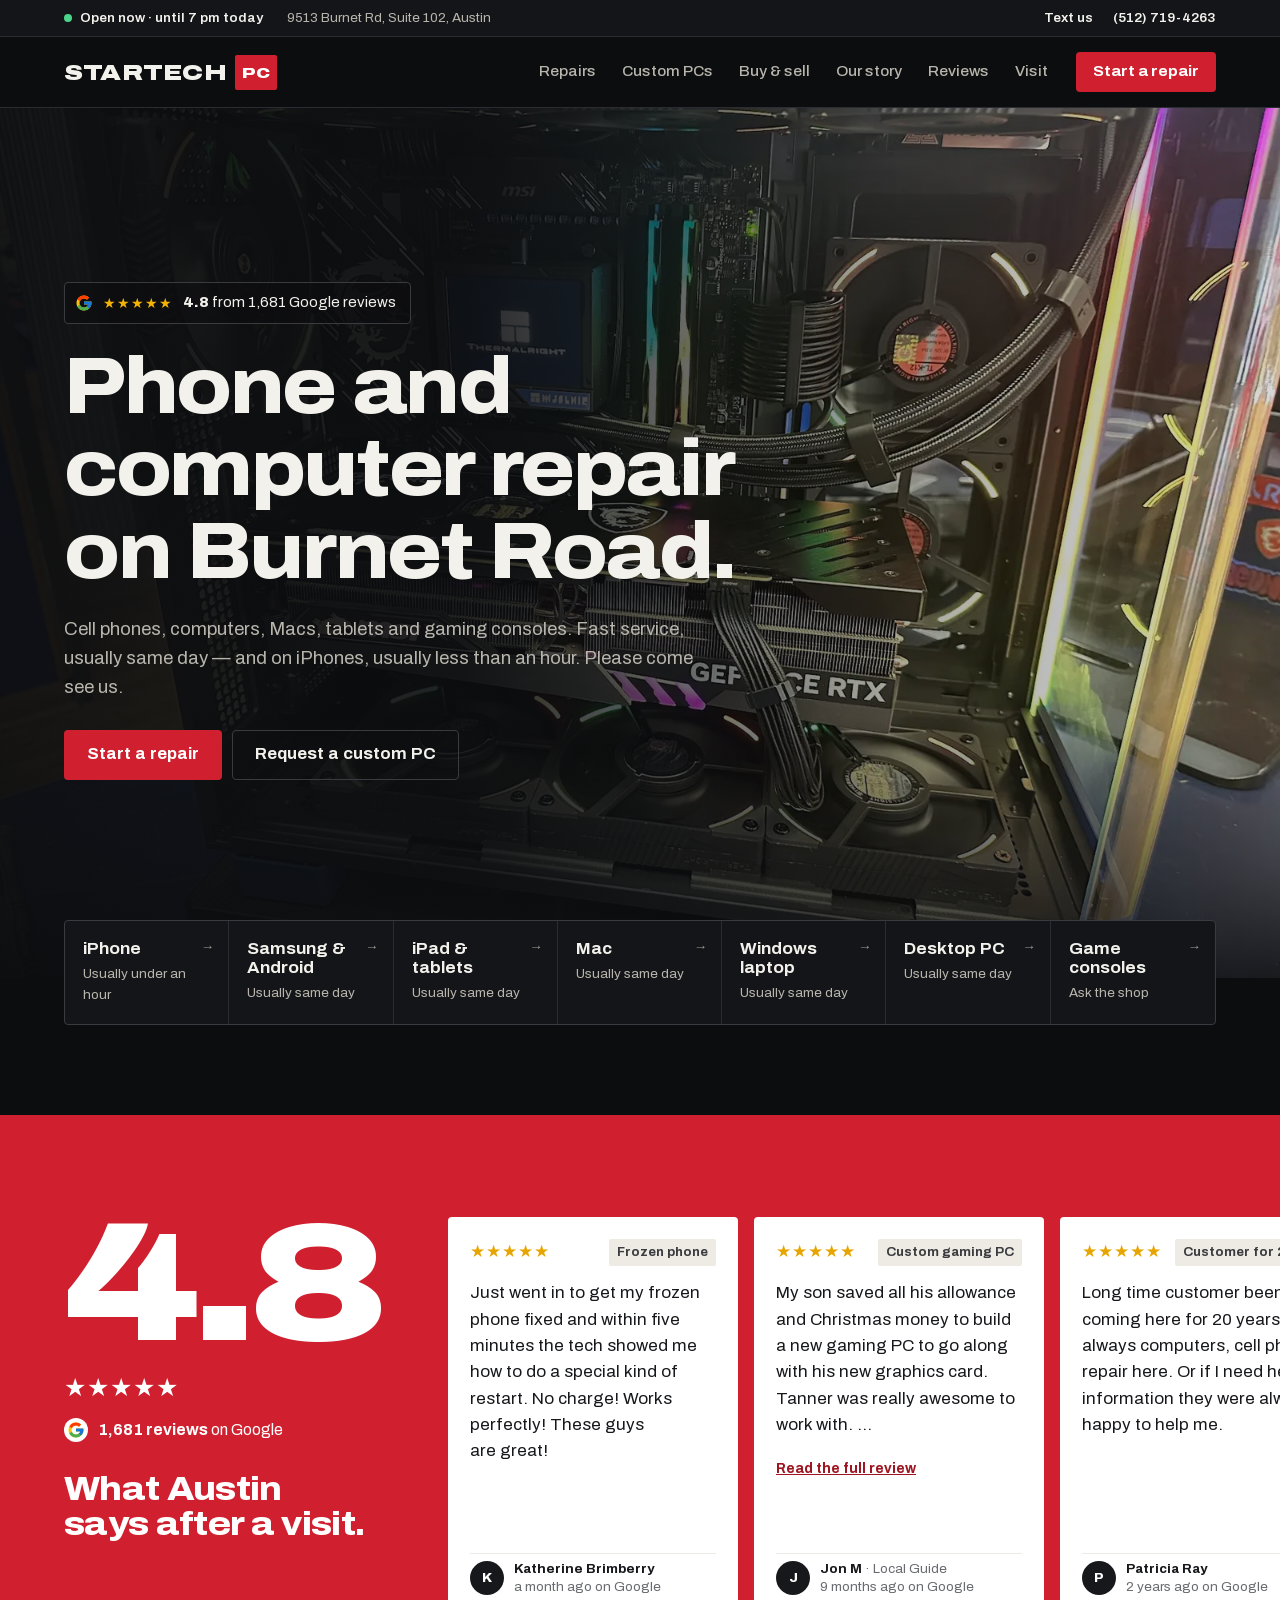
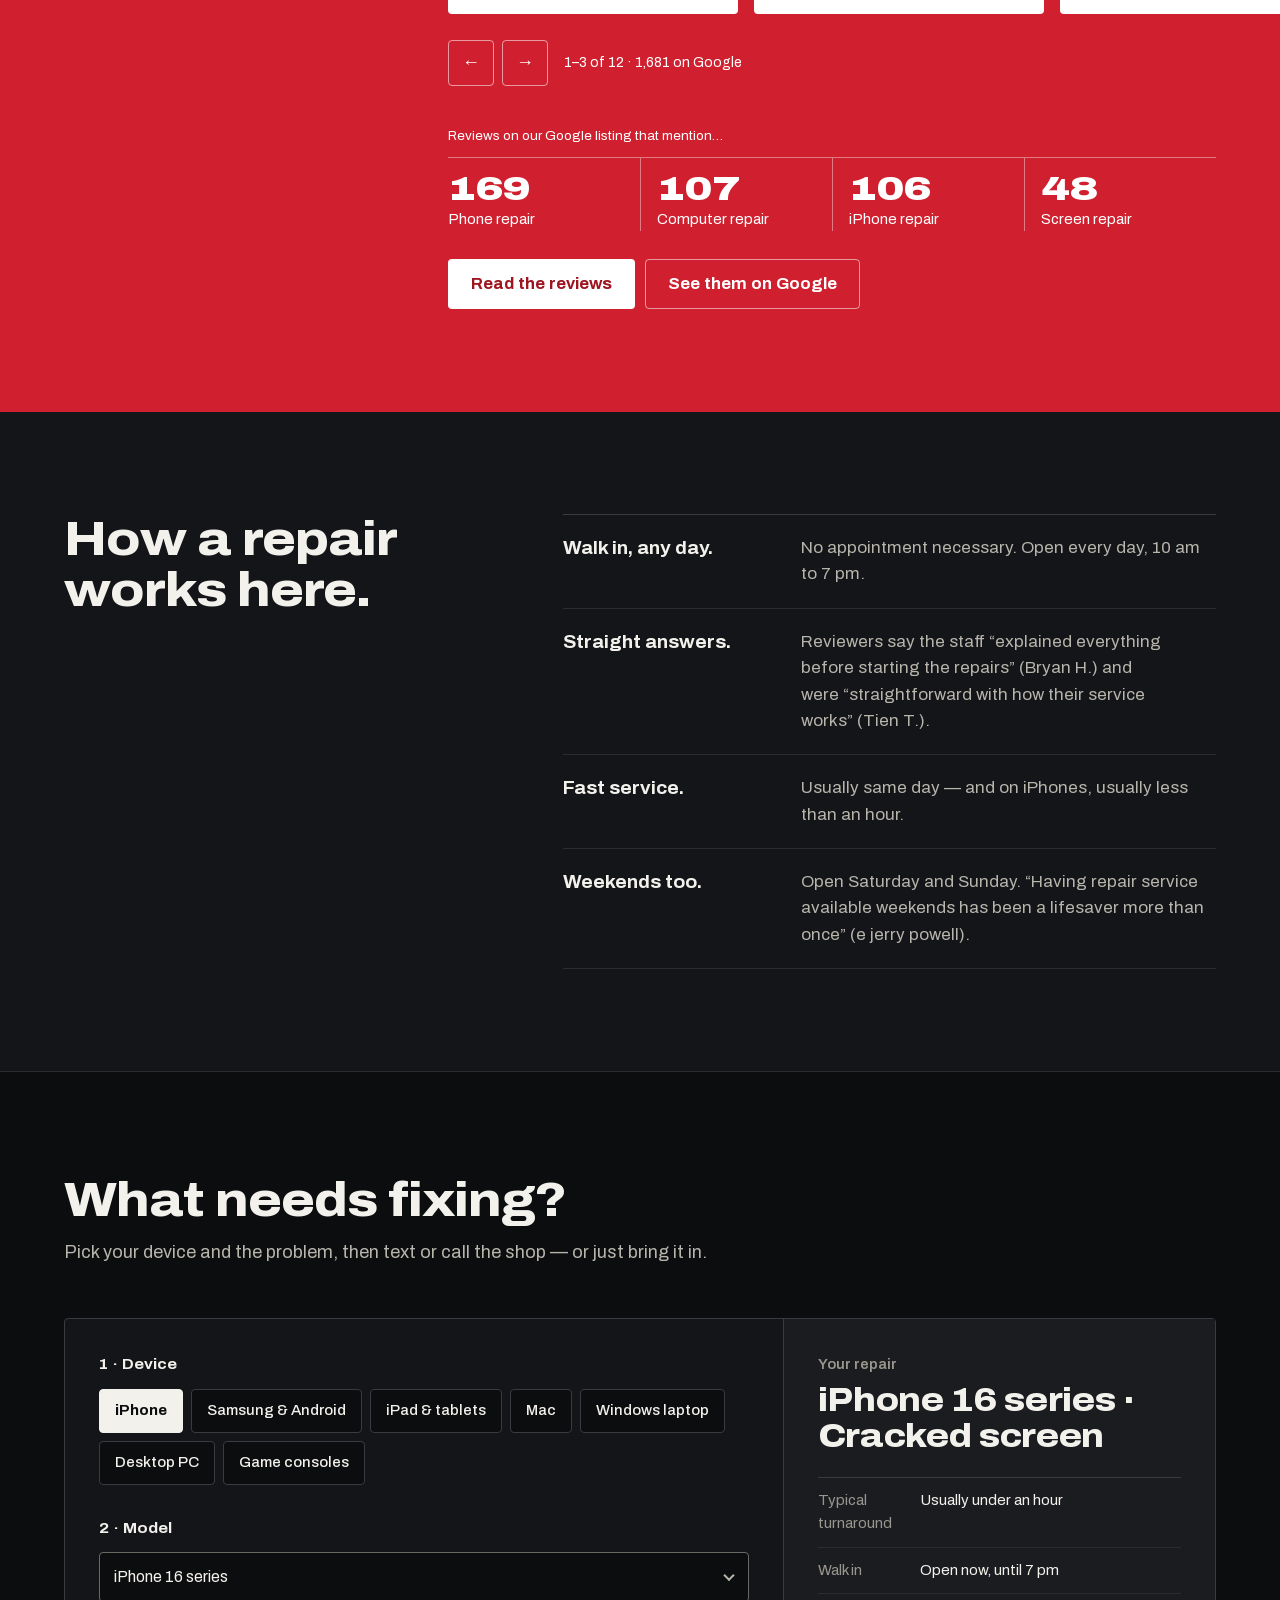
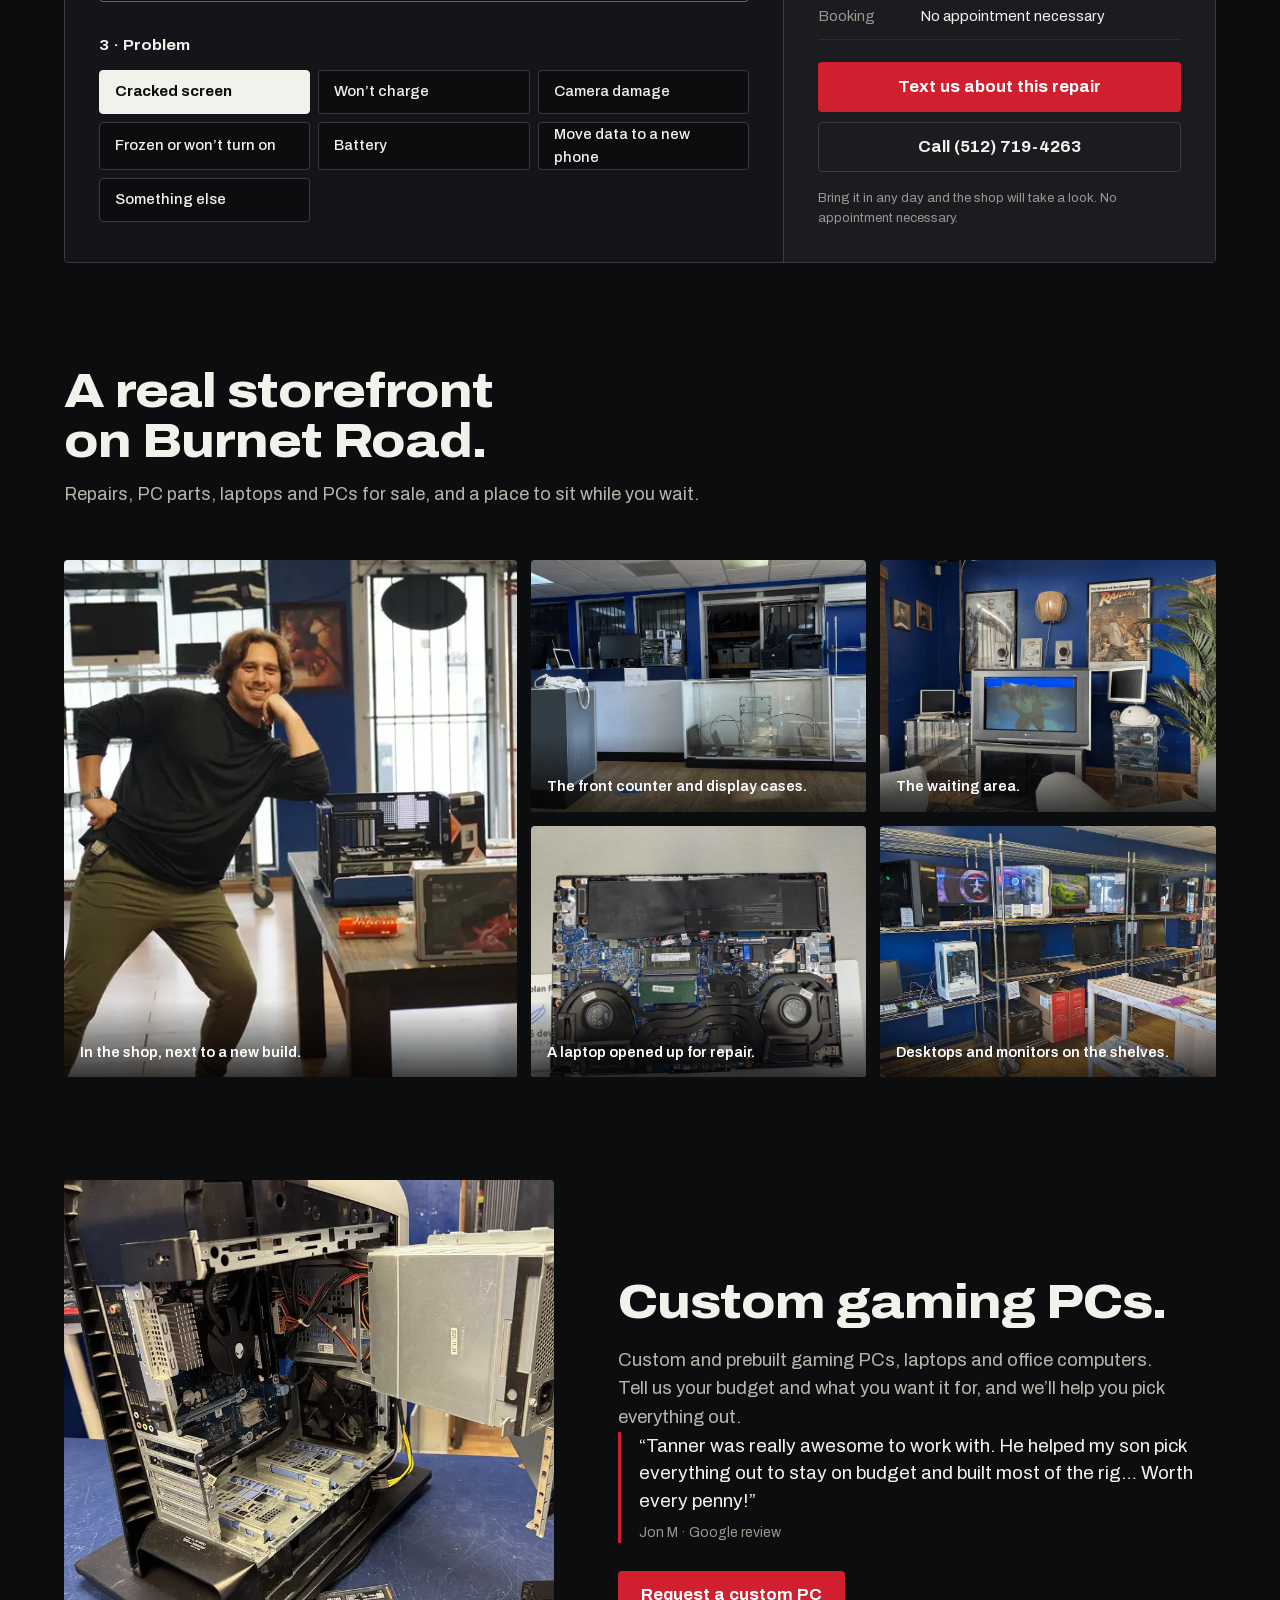
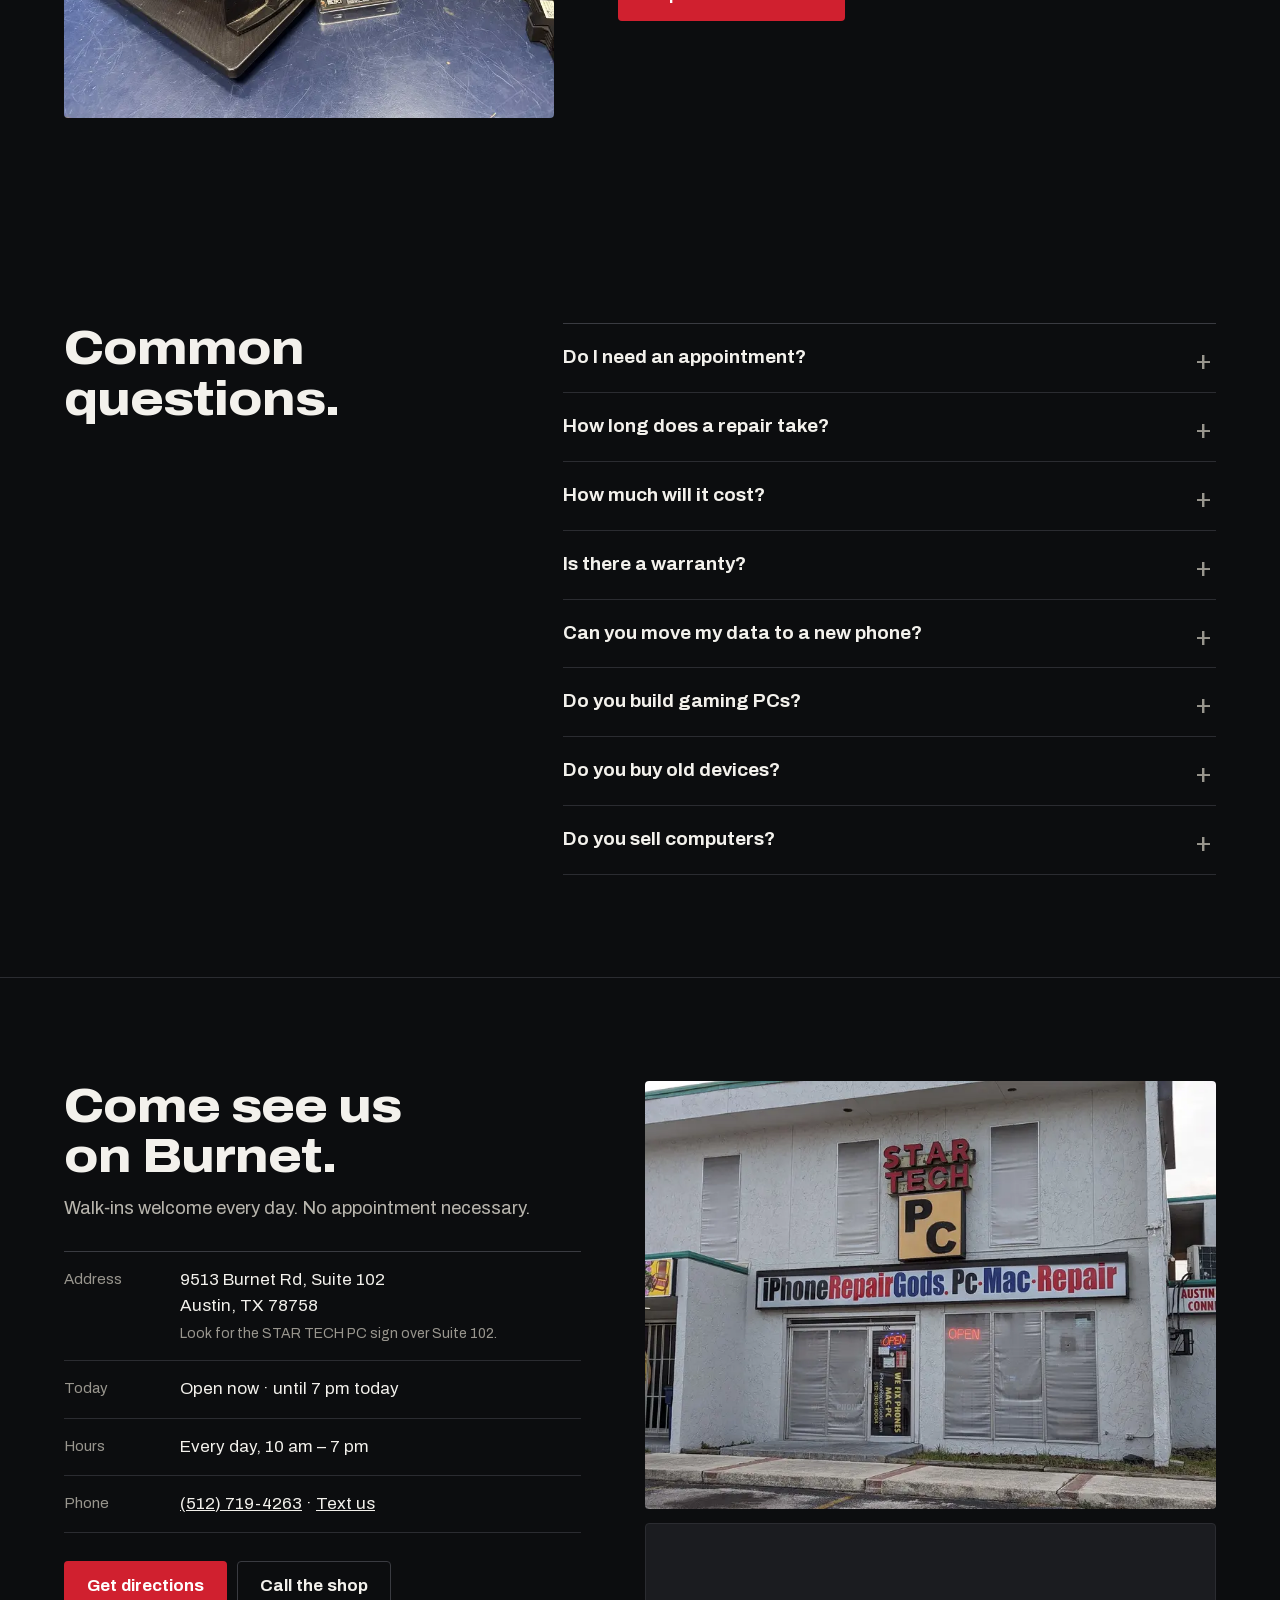
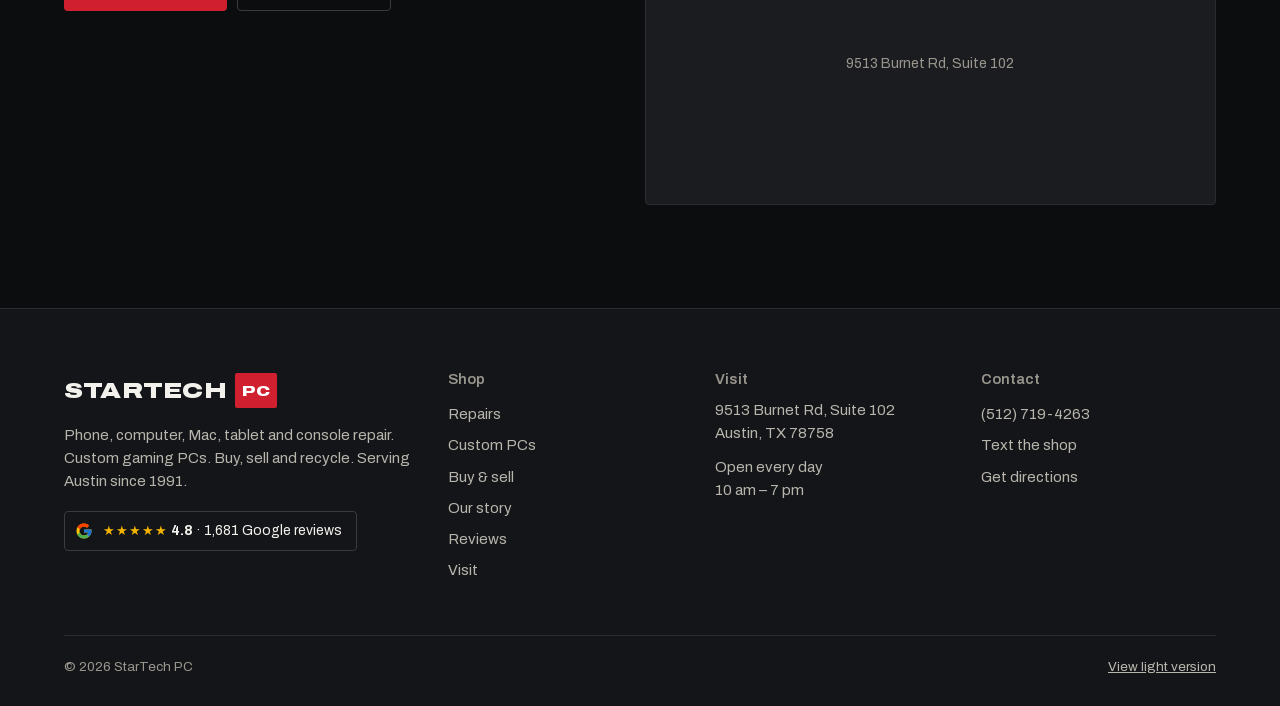
<file: index.html>
<!doctype html>
<html lang="en" data-theme="dark">
<head>
<meta charset="utf-8">
<meta name="viewport" content="width=device-width, initial-scale=1">
<meta name="robots" content="noindex, nofollow">
<title>StarTech PC · Phone &amp; Computer Repair on Burnet Rd, Austin</title>
<meta name="description" content="Phone, laptop, Mac, PC and console repair in North Austin. Rated 4.8 from 1,681 Google reviews. Walk in any day, 10 to 7.">
<meta name="color-scheme" content="dark">
<meta name="theme-color" content="#0c0d0f">
<link rel="icon" href="assets/favicon.svg" type="image/svg+xml">
<link rel="preload" href="assets/fonts/archivo-var-latin.woff2" as="font" type="font/woff2" crossorigin>
<link rel="stylesheet" href="assets/site.css">
<script type="application/ld+json">{"@context":"https://schema.org","@type":"ElectronicsStore","name":"StarTech PC","telephone":"+1-512-719-4263","image":"assets/img/storefront-1600.jpg","address":{"@type":"PostalAddress","streetAddress":"9513 Burnet Rd, Suite 102","addressLocality":"Austin","addressRegion":"TX","postalCode":"78758","addressCountry":"US"},"openingHours":"Mo-Su 10:00-19:00","geo":{"@type":"GeoCoordinates","latitude":30.3789233,"longitude":-97.7246592}}</script>
</head>
<body>
<a class="skip" href="#main">Skip to content</a>
<div class="util">
  <div class="wrap">
    <span class="status" data-status>Open daily, 10 am – 7 pm</span>
    <span class="util-addr">9513 Burnet Rd, Suite 102, Austin</span>
    <span class="util-right"><a href="sms:+15127194263?&body=Hi%20StarTech%20PC%2C%20">Text us</a><a href="tel:+15127194263">(512) 719-4263</a></span>
  </div>
</div>
<header class="top">
  <div class="wrap">
    <a class="logo" href="index.html" aria-label="StarTech PC home"><b>STARTECH</b> <i>PC</i></a>
    <nav class="nav" id="nav" aria-label="Main"><a href="repairs.html">Repairs</a><a href="custom-pcs.html">Custom PCs</a><a href="sell.html">Buy & sell</a><a href="story.html">Our story</a><a href="reviews.html">Reviews</a><a href="visit.html">Visit</a></nav>
    <a class="btn btn-solid btn-sm hide-sm" href="repairs.html#finder">Start a repair</a>
    <button class="menu" aria-expanded="false" aria-controls="nav" data-menu><span></span><span></span><span class="sr">Menu</span></button>
  </div>
</header>
<main id="main">

<section class="hero">
  <picture class="hero-img"><source type="image/webp" srcset="assets/img/build-glow-800.webp 800w, assets/img/build-glow-1600.webp 1600w" sizes="100vw"><img src="assets/img/build-glow-1600.jpg" srcset="assets/img/build-glow-800.jpg 800w, assets/img/build-glow-1600.jpg 1600w" sizes="100vw" alt="A gaming PC with an MSI GeForce RTX card at StarTech PC, glass panel open, RGB lighting on" fetchpriority="high" decoding="async"></picture>
  <div class="hero-scrim"></div>
  <div class="wrap hero-in">
    <a class="hero-rating" href="https://www.google.com/maps/place/StarTech+PC/@30.3789233,-97.7246592,17z/data=!4m8!3m7!1s0x8644cbd748c72579:0x94a05ef3e4cf8bf5!8m2!3d30.3789233!4d-97.7246592!9m1!1b1" target="_blank" rel="noopener"><svg class="g" viewBox="0 0 48 48" aria-hidden="true"><path fill="#FFC107" d="M43.6 20.1H42V20H24v8h11.3C33.7 32.7 29.2 36 24 36c-6.6 0-12-5.4-12-12s5.4-12 12-12c3.1 0 5.8 1.2 7.9 3.1l5.7-5.7C34 6.1 29.3 4 24 4 13 4 4 13 4 24s9 20 20 20 20-9 20-20c0-1.3-.1-2.6-.4-3.9z"/><path fill="#FF3D00" d="m6.3 14.7 6.6 4.8C14.7 15.1 19 12 24 12c3.1 0 5.8 1.2 7.9 3.1l5.7-5.7C34 6.1 29.3 4 24 4 16.3 4 9.7 8.3 6.3 14.7z"/><path fill="#4CAF50" d="M24 44c5.2 0 9.9-2 13.4-5.2l-6.2-5.2C29.2 35.1 26.7 36 24 36c-5.2 0-9.6-3.3-11.3-7.9l-6.5 5C9.5 39.6 16.2 44 24 44z"/><path fill="#1976D2" d="M43.6 20.1H42V20H24v8h11.3c-.8 2.2-2.2 4.2-4.1 5.6l6.2 5.2C37 39.2 44 34 44 24c0-1.3-.1-2.6-.4-3.9z"/></svg><span class="stars" aria-hidden="true">★★★★★</span><span><b>4.8</b> from 1,681 Google reviews</span></a>
    <h1>Phone and computer repair <br class="br-lg">on Burnet Road.</h1>
    <p class="lead">Cell phones, computers, Macs, tablets and gaming consoles. Fast service, usually same day — and on iPhones, usually less than an hour. Please come see us.</p>
    <div class="row-btns"><a class="btn btn-solid" href="#finder">Start a repair</a><a class="btn btn-line" href="custom-pcs.html">Request a custom PC</a></div>
  </div>
</section>
<div class="tiles-wrap"><div class="wrap"><nav class="tiles" aria-label="Start with your device"><a href="repairs.html?d=iphone#finder"><b>iPhone</b><span>Usually under an hour</span><i aria-hidden="true">→</i></a><a href="repairs.html?d=android#finder"><b>Samsung & Android</b><span>Usually same day</span><i aria-hidden="true">→</i></a><a href="repairs.html?d=tablet#finder"><b>iPad & tablets</b><span>Usually same day</span><i aria-hidden="true">→</i></a><a href="repairs.html?d=mac#finder"><b>Mac</b><span>Usually same day</span><i aria-hidden="true">→</i></a><a href="repairs.html?d=laptop#finder"><b>Windows laptop</b><span>Usually same day</span><i aria-hidden="true">→</i></a><a href="repairs.html?d=desktop#finder"><b>Desktop PC</b><span>Usually same day</span><i aria-hidden="true">→</i></a><a href="repairs.html?d=console#finder"><b>Game consoles</b><span>Ask the shop</span><i aria-hidden="true">→</i></a></nav></div></div>

<section class="band-reviews" id="reviews">
  <div class="wrap br-grid">
    <div class="br-score">
      <a class="br-num" href="https://www.google.com/maps/place/StarTech+PC/@30.3789233,-97.7246592,17z/data=!4m8!3m7!1s0x8644cbd748c72579:0x94a05ef3e4cf8bf5!8m2!3d30.3789233!4d-97.7246592!9m1!1b1" target="_blank" rel="noopener" aria-label="4.8 out of 5 on Google, 1,681 reviews">4.8</a>
      <p class="br-stars"><span class="stars" aria-hidden="true">★★★★★</span></p>
      <p class="br-count"><svg class="g" viewBox="0 0 48 48" aria-hidden="true"><path fill="#FFC107" d="M43.6 20.1H42V20H24v8h11.3C33.7 32.7 29.2 36 24 36c-6.6 0-12-5.4-12-12s5.4-12 12-12c3.1 0 5.8 1.2 7.9 3.1l5.7-5.7C34 6.1 29.3 4 24 4 13 4 4 13 4 24s9 20 20 20 20-9 20-20c0-1.3-.1-2.6-.4-3.9z"/><path fill="#FF3D00" d="m6.3 14.7 6.6 4.8C14.7 15.1 19 12 24 12c3.1 0 5.8 1.2 7.9 3.1l5.7-5.7C34 6.1 29.3 4 24 4 16.3 4 9.7 8.3 6.3 14.7z"/><path fill="#4CAF50" d="M24 44c5.2 0 9.9-2 13.4-5.2l-6.2-5.2C29.2 35.1 26.7 36 24 36c-5.2 0-9.6-3.3-11.3-7.9l-6.5 5C9.5 39.6 16.2 44 24 44z"/><path fill="#1976D2" d="M43.6 20.1H42V20H24v8h11.3c-.8 2.2-2.2 4.2-4.1 5.6l6.2 5.2C37 39.2 44 34 44 24c0-1.3-.1-2.6-.4-3.9z"/></svg><span><b>1,681 reviews</b> on Google</span></p>
      <h2>What Austin says after a visit.</h2>
    </div>
    <div class="br-rail">
      <div class="rail" data-rail tabindex="0" role="region" aria-label="Customer reviews"><figure class="rv" data-cat="phone">
  <div class="rv-top"><span class="stars" aria-hidden="true">★★★★★</span><span class="rv-tag">Frozen phone</span></div>
  <blockquote>Just went in to get my frozen phone fixed and within five minutes the tech showed me how to do a special kind of restart. No charge! Works perfectly! These guys are great!</blockquote>
  
  
  <figcaption><span class="av" aria-hidden="true">K</span><span><b>Katherine Brimberry</b><br>a month ago on Google</span></figcaption>
</figure><figure class="rv" data-cat="pc" data-staff="Tanner">
  <div class="rv-top"><span class="stars" aria-hidden="true">★★★★★</span><span class="rv-tag">Custom gaming PC</span></div>
  <blockquote>My son saved all his allowance and Christmas money to build a new gaming PC to go along with his new graphics card. Tanner was really awesome to work with. …</blockquote>
  <a class="rv-more" href="reviews.html">Read the full review<span class="sr"> from Jon M</span></a>
  
  <figcaption><span class="av" aria-hidden="true">J</span><span><b>Jon M</b> · Local Guide<br>9 months ago on Google</span></figcaption>
</figure><figure class="rv" data-cat="service">
  <div class="rv-top"><span class="stars" aria-hidden="true">★★★★★</span><span class="rv-tag">Customer for 20 years</span></div>
  <blockquote>Long time customer been coming here for 20 years — always computers, cell phone repair here. Or if I need helpful information they were always happy to help me.</blockquote>
  
  
  <figcaption><span class="av" aria-hidden="true">P</span><span><b>Patricia Ray</b><br>2 years ago on Google</span></figcaption>
</figure><figure class="rv" data-cat="data" data-staff="Sam">
  <div class="rv-top"><span class="stars" aria-hidden="true">★★★★★</span><span class="rv-tag">iPhone repair + data transfer</span></div>
  <blockquote>Wishing I could give more than a 5 star rating. These guys went well beyond any expectations to recover a misbehaving iPhone. Sam not only repaired my old phone, but was able to get all the info transferred onto my new iPhone! …</blockquote>
  <a class="rv-more" href="reviews.html">Read the full review<span class="sr"> from Bonn TX</span></a>
  
  <figcaption><span class="av" aria-hidden="true">B</span><span><b>Bonn TX</b><br>4 months ago on Google</span></figcaption>
</figure><figure class="rv" data-cat="phone">
  <div class="rv-top"><span class="stars" aria-hidden="true">★★★★★</span><span class="rv-tag">Pixel 7 Pro screen, on a Sunday</span></div>
  <blockquote>Cracked my Pixel 7 Pro phone screen and they were one of the only places with decent reviews open on a Sunday. Very glad I came here — they had a lower quote than the “authorized Google phone repair” store, even with OEM part. …</blockquote>
  <a class="rv-more" href="reviews.html">Read the full review<span class="sr"> from Veronica Yan</span></a>
  
  <figcaption><span class="av" aria-hidden="true">V</span><span><b>Veronica Yan</b><br>a year ago on Google</span></figcaption>
</figure><figure class="rv" data-cat="pc" data-staff="Nico">
  <div class="rv-top"><span class="stars" aria-hidden="true">★★★★★</span><span class="rv-tag">Gaming PC spill check</span></div>
  <blockquote>It took about half a day to find StarTech PC since other places on Google seemed sketchy to me. We had a spill on our gaming PC… Nico was very professional and personable. …</blockquote>
  <a class="rv-more" href="reviews.html">Read the full review<span class="sr"> from Matthew Cortinas</span></a>
  
  <figcaption><span class="av" aria-hidden="true">M</span><span><b>Matthew Cortinas</b><br>3 months ago on Google</span></figcaption>
</figure><figure class="rv" data-cat="phone">
  <div class="rv-top"><span class="stars" aria-hidden="true">★★★★★</span><span class="rv-tag">Screen in a lunch hour</span></div>
  <blockquote>This is my 4th time to get my phone repaired — this time was the worst because my phone flew out the window (thanks scary bug on my leg). This place is great. …</blockquote>
  <a class="rv-more" href="reviews.html">Read the full review<span class="sr"> from Kim Joy</span></a>
  
  <figcaption><span class="av" aria-hidden="true">K</span><span><b>Kim Joy</b><br>2 years ago on Google</span></figcaption>
</figure><figure class="rv" data-cat="phone">
  <div class="rv-top"><span class="stars" aria-hidden="true">★★★★★</span><span class="rv-tag">iPhone 16 back camera</span></div>
  <blockquote>The staff was very kind and helpful. I got my iPhone 16’s back camera fixed. I brought it in pretty shattered and they fixed the camera perfectly! Got it done in about an hour.</blockquote>
  
  
  <figcaption><span class="av" aria-hidden="true">C</span><span><b>Clara</b><br>5 months ago on Google</span></figcaption>
</figure><figure class="rv" data-cat="pc">
  <div class="rv-top"><span class="stars" aria-hidden="true">★★★★★</span><span class="rv-tag">Custom water-loop build</span></div>
  <blockquote>I was having trouble finishing my own personal PC build with a custom water loop, and StarTech PC did an absolutely amazing job helping me finish it. …</blockquote>
  <a class="rv-more" href="reviews.html">Read the full review<span class="sr"> from Lewis Lopez</span></a>
  
  <figcaption><span class="av" aria-hidden="true">L</span><span><b>Lewis Lopez</b><br>a year ago on Google</span></figcaption>
</figure><figure class="rv" data-cat="buy">
  <div class="rv-top"><span class="stars" aria-hidden="true">★★★★★</span><span class="rv-tag">The screw cauldron</span></div>
  <blockquote>Super friendly people, I needed a few standoffs in a pinch and they let me dig through the screw cauldron to find some. I’ll definitely be back! Thanks!</blockquote>
  
  
  <figcaption><span class="av" aria-hidden="true">R</span><span><b>Robert McCall</b><br>9 months ago on Google</span></figcaption>
</figure><figure class="rv" data-cat="service" data-staff="Tanner">
  <div class="rv-top"><span class="stars" aria-hidden="true">★★★★★</span><span class="rv-tag">Repeat customer</span></div>
  <blockquote>Would give 10 stars if I could. I have been several times and they are always so helpful, kind, efficient, and have great prices. Tanner has helped me each time and he is truly incredible — so knowledgeable and great to work with!</blockquote>
  
  
  <figcaption><span class="av" aria-hidden="true">M</span><span><b>Mimi Rogers</b><br>6 months ago on Google</span></figcaption>
</figure><figure class="rv" data-cat="phone">
  <div class="rv-top"><span class="stars" aria-hidden="true">★★★★★</span><span class="rv-tag">Dead iPhone</span></div>
  <blockquote>I had an emergency and I needed my iPhone fixed asap! It would not turn on, it just shut off! Took it into the store and was fixed in less than 20 min after I told my story. GREAT SERVICE!</blockquote>
  
  
  <figcaption><span class="av" aria-hidden="true">P</span><span><b>Pete Perez</b><br>3 months ago on Google</span></figcaption>
</figure></div>
      <div class="rail-ctl"><button type="button" data-rail-prev aria-label="Previous reviews">←</button><button type="button" data-rail-next aria-label="Next reviews">→</button><span data-rail-count></span></div>
      <div class="br-foot">
        <div><p class="br-small">Reviews on our Google listing that mention…</p>
        <ul class="br-topics" aria-label="What reviewers mention most"><li><b>169</b><span>Phone repair</span></li><li><b>107</b><span>Computer repair</span></li><li><b>106</b><span>iPhone repair</span></li><li><b>48</b><span>Screen repair</span></li></ul></div>
        <div class="row-btns"><a class="btn btn-solid" href="reviews.html">Read the reviews</a><a class="btn btn-line" href="https://www.google.com/maps/place/StarTech+PC/@30.3789233,-97.7246592,17z/data=!4m8!3m7!1s0x8644cbd748c72579:0x94a05ef3e4cf8bf5!8m2!3d30.3789233!4d-97.7246592!9m1!1b1" target="_blank" rel="noopener">See them on Google</a></div>
      </div>
    </div>
  </div>
</section>

<section class="promise">
  <div class="wrap promise-grid">
    <h2>How a repair works here.</h2>
    <ol>
      <li><b>Walk in, any day.</b> <span>No appointment necessary. Open every day, 10&nbsp;am to 7&nbsp;pm.</span></li>
      <li><b>Straight answers.</b> <span>Reviewers say the staff “explained everything before starting the repairs” (Bryan&nbsp;H.) and were “straightforward with how their service works” (Tien&nbsp;T.).</span></li>
      <li><b>Fast service.</b> <span>Usually same day — and on iPhones, usually less than an hour.</span></li>
      <li><b>Weekends too.</b> <span>Open Saturday and Sunday. “Having repair service available weekends has been a lifesaver more than once” (e&nbsp;jerry&nbsp;powell).</span></li>
    </ol>
  </div>
</section>

<section class="finder" id="finder">
  <div class="wrap">
    <div class="sec-head"><h2>What needs fixing?</h2><p>Pick your device and the problem, then text or call the shop — or just bring it in.</p></div>
    <div class="fx">
      <div class="fx-steps">
        <fieldset class="fx-step"><legend>1 · Device</legend><div class="seg" data-f="device"><button type="button" data-v="iphone" aria-pressed="true">iPhone</button><button type="button" data-v="android" aria-pressed="false">Samsung & Android</button><button type="button" data-v="tablet" aria-pressed="false">iPad & tablets</button><button type="button" data-v="mac" aria-pressed="false">Mac</button><button type="button" data-v="laptop" aria-pressed="false">Windows laptop</button><button type="button" data-v="desktop" aria-pressed="false">Desktop PC</button><button type="button" data-v="console" aria-pressed="false">Game consoles</button></div></fieldset>
        <fieldset class="fx-step"><legend>2 · Model</legend><div class="select"><select data-f="model" aria-label="Model"></select></div></fieldset>
        <fieldset class="fx-step"><legend>3 · Problem</legend><div class="seg seg-col" data-f="repair"></div></fieldset>
      </div>
      <div class="fx-out">
        <p class="fx-what">Your repair</p>
        <p class="fx-title" data-o="what" aria-live="polite">iPhone 16 series · Cracked screen</p>
        <dl class="fx-meta">
          <div><dt>Typical turnaround</dt><dd data-o="time">Usually under an hour</dd></div>
          <div><dt>Walk in</dt><dd data-o="open">Open daily, 10 am – 7 pm</dd></div>
          <div><dt>Booking</dt><dd>No appointment necessary</dd></div>
        </dl>
        <div class="fx-cta"><a class="btn btn-solid" data-o="sms" href="sms:+15127194263?&body=Hi%20StarTech%20PC%2C%20">Text us about this repair</a><a class="btn btn-line" href="tel:+15127194263">Call (512) 719-4263</a></div>
        <p class="fx-note">Bring it in any day and the shop will take a look. No appointment necessary.</p>
      </div>
    </div>
  </div>
</section>

<section class="shop">
  <div class="wrap">
    <div class="sec-head"><h2>A real storefront on Burnet Road.</h2><p>Repairs, PC parts, laptops and PCs for sale, and a place to sit while you wait.</p></div>
    <div class="mosaic">
      <figure class="m-a"><picture class=""><source type="image/webp" srcset="assets/img/team-800.webp 800w, assets/img/team-1600.webp 1600w" sizes="(min-width: 900px) 40vw, 100vw"><img src="assets/img/team-1600.jpg" srcset="assets/img/team-800.jpg 800w, assets/img/team-1600.jpg 1600w" sizes="(min-width: 900px) 40vw, 100vw" alt="A StarTech PC team member in the shop next to a new PC build" loading="lazy" decoding="async"></picture><figcaption>In the shop, next to a new build.</figcaption></figure>
      <figure class="m-b"><picture class=""><source type="image/webp" srcset="assets/img/counter-800.webp 800w, assets/img/counter-1600.webp 1600w" sizes="(min-width: 900px) 30vw, 100vw"><img src="assets/img/counter-1600.jpg" srcset="assets/img/counter-800.jpg 800w, assets/img/counter-1600.jpg 1600w" sizes="(min-width: 900px) 30vw, 100vw" alt="Inside StarTech PC: the front counter and glass display cases" loading="lazy" decoding="async"></picture><figcaption>The front counter and display cases.</figcaption></figure>
      <figure class="m-c"><picture class=""><source type="image/webp" srcset="assets/img/lounge-800.webp 800w, assets/img/lounge-1600.webp 1600w" sizes="(min-width: 900px) 30vw, 100vw"><img src="assets/img/lounge-1600.jpg" srcset="assets/img/lounge-800.jpg 800w, assets/img/lounge-1600.jpg 1600w" sizes="(min-width: 900px) 30vw, 100vw" alt="The waiting area: a Sony CRT TV, a retro console and a vintage iMac" loading="lazy" decoding="async"></picture><figcaption>The waiting area.</figcaption></figure>
      <figure class="m-d"><picture class=""><source type="image/webp" srcset="assets/img/bench-laptop-800.webp 800w, assets/img/bench-laptop-1600.webp 1600w" sizes="(min-width: 900px) 30vw, 100vw"><img src="assets/img/bench-laptop-1600.jpg" srcset="assets/img/bench-laptop-800.jpg 800w, assets/img/bench-laptop-1600.jpg 1600w" sizes="(min-width: 900px) 30vw, 100vw" alt="A laptop opened up for repair" loading="lazy" decoding="async"></picture><figcaption>A laptop opened up for repair.</figcaption></figure>
      <figure class="m-e"><picture class=""><source type="image/webp" srcset="assets/img/shelves-800.webp 800w, assets/img/shelves-1600.webp 1600w" sizes="(min-width: 900px) 30vw, 100vw"><img src="assets/img/shelves-1600.jpg" srcset="assets/img/shelves-800.jpg 800w, assets/img/shelves-1600.jpg 1600w" sizes="(min-width: 900px) 30vw, 100vw" alt="Shelves of desktops, monitors and gaming PCs for sale" loading="lazy" decoding="async"></picture><figcaption>Desktops and monitors on the shelves.</figcaption></figure>
    </div>
  </div>
</section>

<section class="pcs">
  <div class="wrap pcs-grid">
    <div class="pcs-media"><picture class=""><source type="image/webp" srcset="assets/img/pc-open-800.webp 800w, assets/img/pc-open-1600.webp 1600w" sizes="(min-width: 900px) 45vw, 100vw"><img src="assets/img/pc-open-1600.jpg" srcset="assets/img/pc-open-800.jpg 800w, assets/img/pc-open-1600.jpg 1600w" sizes="(min-width: 900px) 45vw, 100vw" alt="A desktop PC opened up on the blue workbench" loading="lazy" decoding="async"></picture></div>
    <div>
      <h2>Custom gaming PCs.</h2>
      <p class="lead">Custom and prebuilt gaming PCs, laptops and office computers. Tell us your budget and what you want it for, and we’ll help you pick everything out.</p>
      <blockquote class="pull">“Tanner was really awesome to work with. He helped my son pick everything out to stay on budget and built most of the rig… Worth every penny!”<cite>Jon M · Google review</cite></blockquote>
      <a class="btn btn-solid" href="custom-pcs.html">Request a custom PC</a>
    </div>
  </div>
</section>

<section class="faq">
  <div class="wrap faq-grid">
    <h2>Common questions.</h2>
    <div><details><summary>Do I need an appointment?</summary><p>No appointment necessary. Walk in any day between 10 am and 7 pm.</p></details><details><summary>How long does a repair take?</summary><p>Fast service, usually same day — and on iPhones, usually less than an hour.</p></details><details><summary>How much will it cost?</summary><p>It depends on the device and the repair. Call (512) 719-4263 or bring it in and the shop will take a look.</p></details><details><summary>Is there a warranty?</summary><p>Ask at the counter about your repair. One reviewer noted their two replacement phone screens came with a warranty.</p></details><details><summary>Can you move my data to a new phone?</summary><p>Ask the shop. One customer’s misbehaving iPhone was repaired and Sam “was able to get all the info transferred onto my new iPhone” (Bonn TX, Google review).</p></details><details><summary>Do you build gaming PCs?</summary><p>Yes — custom and prebuilt gaming PCs, laptops and office computers. Tell us your budget and what you play.</p></details><details><summary>Do you buy old devices?</summary><p>Yes. We buy and/or recycle old PCs and other electronic devices. Bring it in or call (512) 719-4263.</p></details><details><summary>Do you sell computers?</summary><p>Yes. Laptops (refurbished and new), used PCs and prebuilt gaming PCs. Stock changes, so call or stop by to see what’s in.</p></details></div>
  </div>
</section>

<section class="visit" id="visit">
  <div class="wrap visit-grid">
    <div class="visit-info">
      <h2>Come see us on Burnet.</h2>
      <p class="lead">Walk‑ins welcome every day. No appointment necessary.</p>
      <dl class="facts">
        <div><dt>Address</dt><dd>9513 Burnet Rd, Suite 102<br>Austin, TX 78758<small>Look for the STAR TECH PC sign over Suite 102.</small></dd></div>
        <div><dt>Today</dt><dd><span data-status>Open daily, 10 am – 7 pm</span></dd></div>
        <div><dt>Hours</dt><dd>Every day, 10&nbsp;am – 7&nbsp;pm</dd></div>
        <div><dt>Phone</dt><dd><a href="tel:+15127194263">(512) 719-4263</a> · <a href="sms:+15127194263?&body=Hi%20StarTech%20PC%2C%20">Text us</a></dd></div>
      </dl>
      <div class="row-btns"><a class="btn btn-solid" href="https://www.google.com/maps/dir/?api=1&destination=StarTech+PC+9513+Burnet+Rd+Ste+102+Austin+TX+78758" target="_blank" rel="noopener">Get directions</a><a class="btn btn-line" href="tel:+15127194263">Call the shop</a></div>
    </div>
    <div class="visit-media">
      <picture class="visit-photo"><source type="image/webp" srcset="assets/img/storefront-800.webp 800w, assets/img/storefront-1600.webp 1600w" sizes="(min-width: 900px) 50vw, 100vw"><img src="assets/img/storefront-1600.jpg" srcset="assets/img/storefront-800.jpg 800w, assets/img/storefront-1600.jpg 1600w" sizes="(min-width: 900px) 50vw, 100vw" alt="The storefront at 9513 Burnet Rd, Suite 102, with the STAR TECH PC sign above the door" loading="lazy" decoding="async"></picture>
      <div class="map"><iframe title="Map to StarTech PC" loading="lazy" referrerpolicy="no-referrer-when-downgrade" src="https://www.google.com/maps?q=StarTech+PC,+9513+Burnet+Rd+Ste+102,+Austin,+TX+78758&output=embed"></iframe></div>
    </div>
  </div>
</section>
</main>
<footer class="foot">
  <div class="wrap foot-grid">
    <div>
      <a class="logo" href="index.html" aria-label="StarTech PC home"><b>STARTECH</b> <i>PC</i></a>
      <p>Phone, computer, Mac, tablet and console repair. Custom gaming PCs. Buy, sell and recycle. Serving Austin since 1991.</p>
      <a class="foot-rating" href="https://www.google.com/maps/place/StarTech+PC/@30.3789233,-97.7246592,17z/data=!4m8!3m7!1s0x8644cbd748c72579:0x94a05ef3e4cf8bf5!8m2!3d30.3789233!4d-97.7246592!9m1!1b1" target="_blank" rel="noopener"><svg class="g" viewBox="0 0 48 48" aria-hidden="true"><path fill="#FFC107" d="M43.6 20.1H42V20H24v8h11.3C33.7 32.7 29.2 36 24 36c-6.6 0-12-5.4-12-12s5.4-12 12-12c3.1 0 5.8 1.2 7.9 3.1l5.7-5.7C34 6.1 29.3 4 24 4 13 4 4 13 4 24s9 20 20 20 20-9 20-20c0-1.3-.1-2.6-.4-3.9z"/><path fill="#FF3D00" d="m6.3 14.7 6.6 4.8C14.7 15.1 19 12 24 12c3.1 0 5.8 1.2 7.9 3.1l5.7-5.7C34 6.1 29.3 4 24 4 16.3 4 9.7 8.3 6.3 14.7z"/><path fill="#4CAF50" d="M24 44c5.2 0 9.9-2 13.4-5.2l-6.2-5.2C29.2 35.1 26.7 36 24 36c-5.2 0-9.6-3.3-11.3-7.9l-6.5 5C9.5 39.6 16.2 44 24 44z"/><path fill="#1976D2" d="M43.6 20.1H42V20H24v8h11.3c-.8 2.2-2.2 4.2-4.1 5.6l6.2 5.2C37 39.2 44 34 44 24c0-1.3-.1-2.6-.4-3.9z"/></svg><span><span class="stars" aria-hidden="true">★★★★★</span> <b>4.8</b> · 1,681 Google reviews</span></a>
    </div>
    <div><h2>Shop</h2><a href="repairs.html">Repairs</a><a href="custom-pcs.html">Custom PCs</a><a href="sell.html">Buy & sell</a><a href="story.html">Our story</a><a href="reviews.html">Reviews</a><a href="visit.html">Visit</a></div>
    <div><h2>Visit</h2><p>9513 Burnet Rd, Suite&nbsp;102<br>Austin, TX 78758</p><p>Open every day<br>10&nbsp;am – 7&nbsp;pm</p></div>
    <div><h2>Contact</h2><a href="tel:+15127194263">(512) 719-4263</a><a href="sms:+15127194263?&body=Hi%20StarTech%20PC%2C%20">Text the shop</a><a href="https://www.google.com/maps/dir/?api=1&destination=StarTech+PC+9513+Burnet+Rd+Ste+102+Austin+TX+78758" target="_blank" rel="noopener">Get directions</a></div>
  </div>
  <div class="wrap foot-base"><span>© 2026 StarTech PC</span><a href="light/index.html">View light version</a></div>
</footer>
<nav class="callbar" aria-label="Quick contact">
  <a href="tel:+15127194263">Call</a><a href="sms:+15127194263?&body=Hi%20StarTech%20PC%2C%20">Text</a><a href="https://www.google.com/maps/dir/?api=1&destination=StarTech+PC+9513+Burnet+Rd+Ste+102+Austin+TX+78758" target="_blank" rel="noopener">Directions</a>
</nav>
<script>window.ST={"hours":[[10,19],[10,19],[10,19],[10,19],[10,19],[10,19],[10,19]],"tel":"+15127194263","count":"1,681"};</script>
<script src="assets/data.js" defer></script>
<script src="assets/app.js" defer></script>
</body>
</html>
</file>
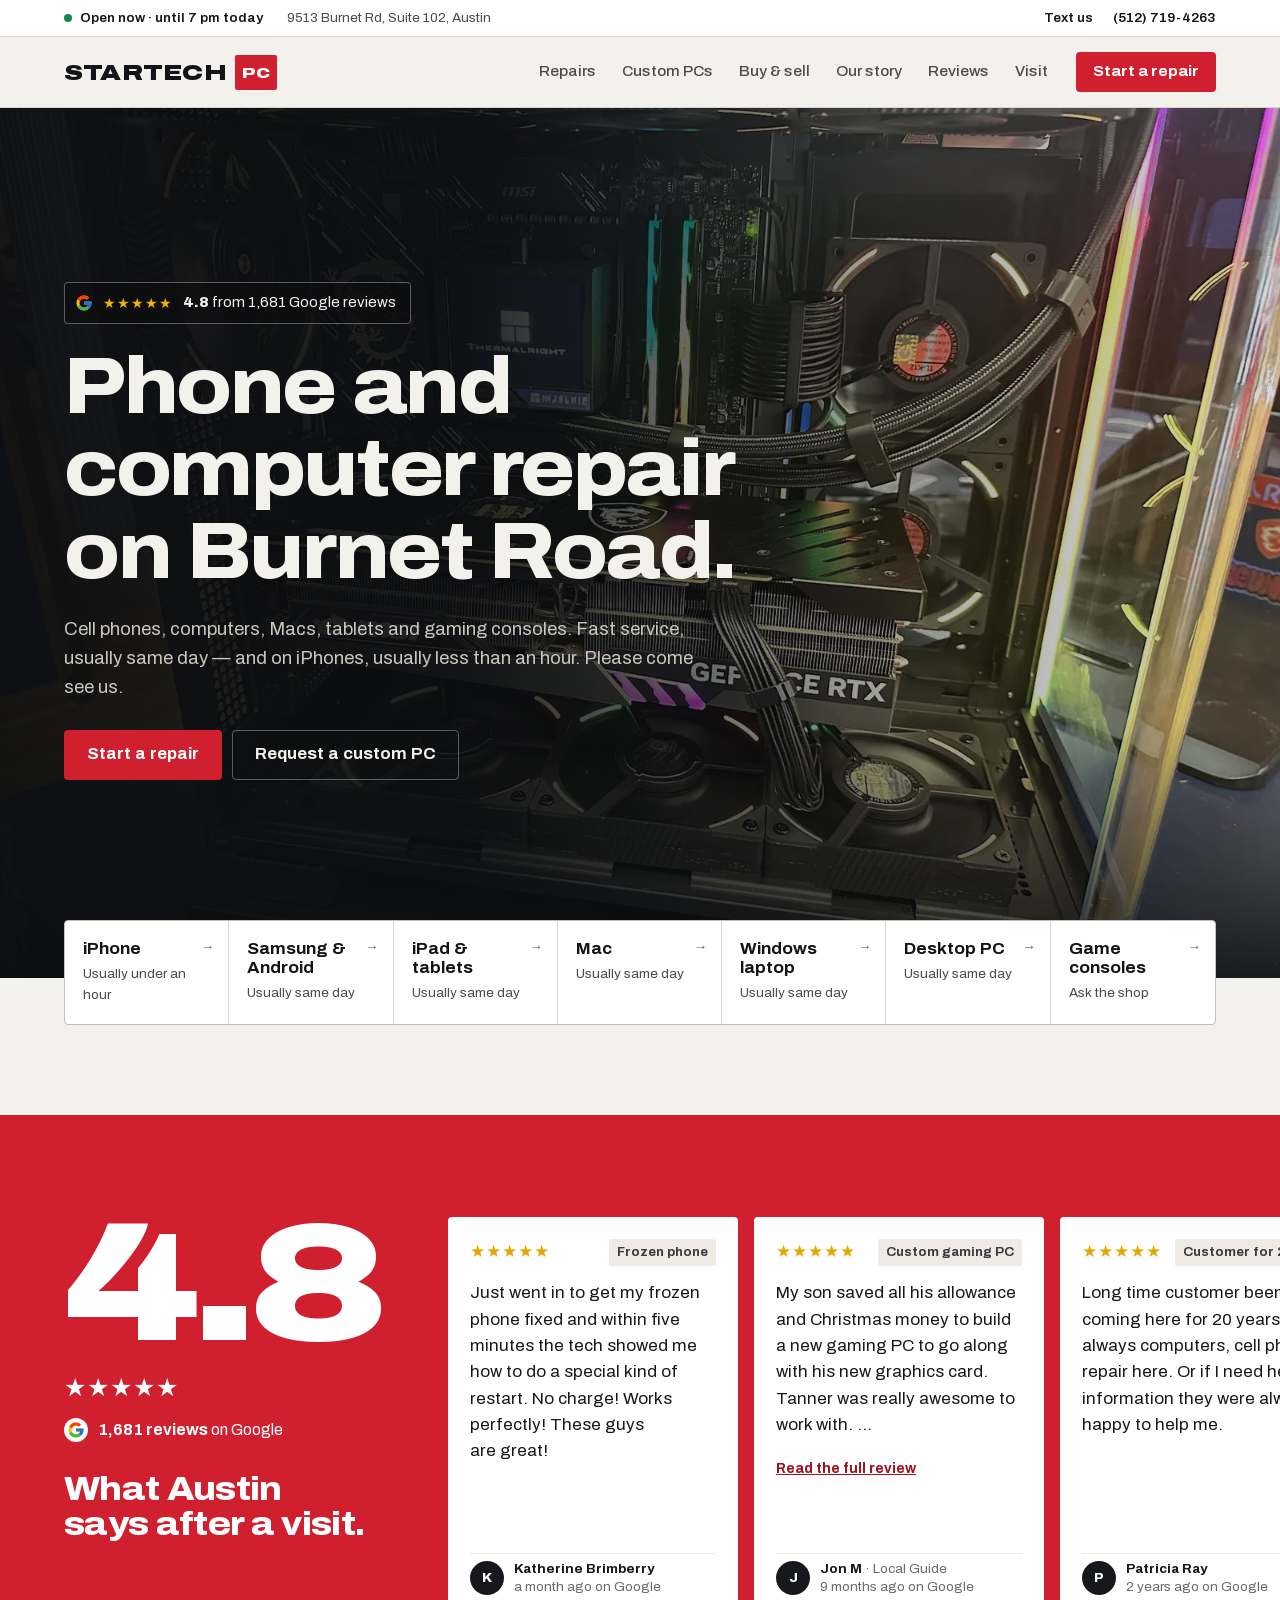
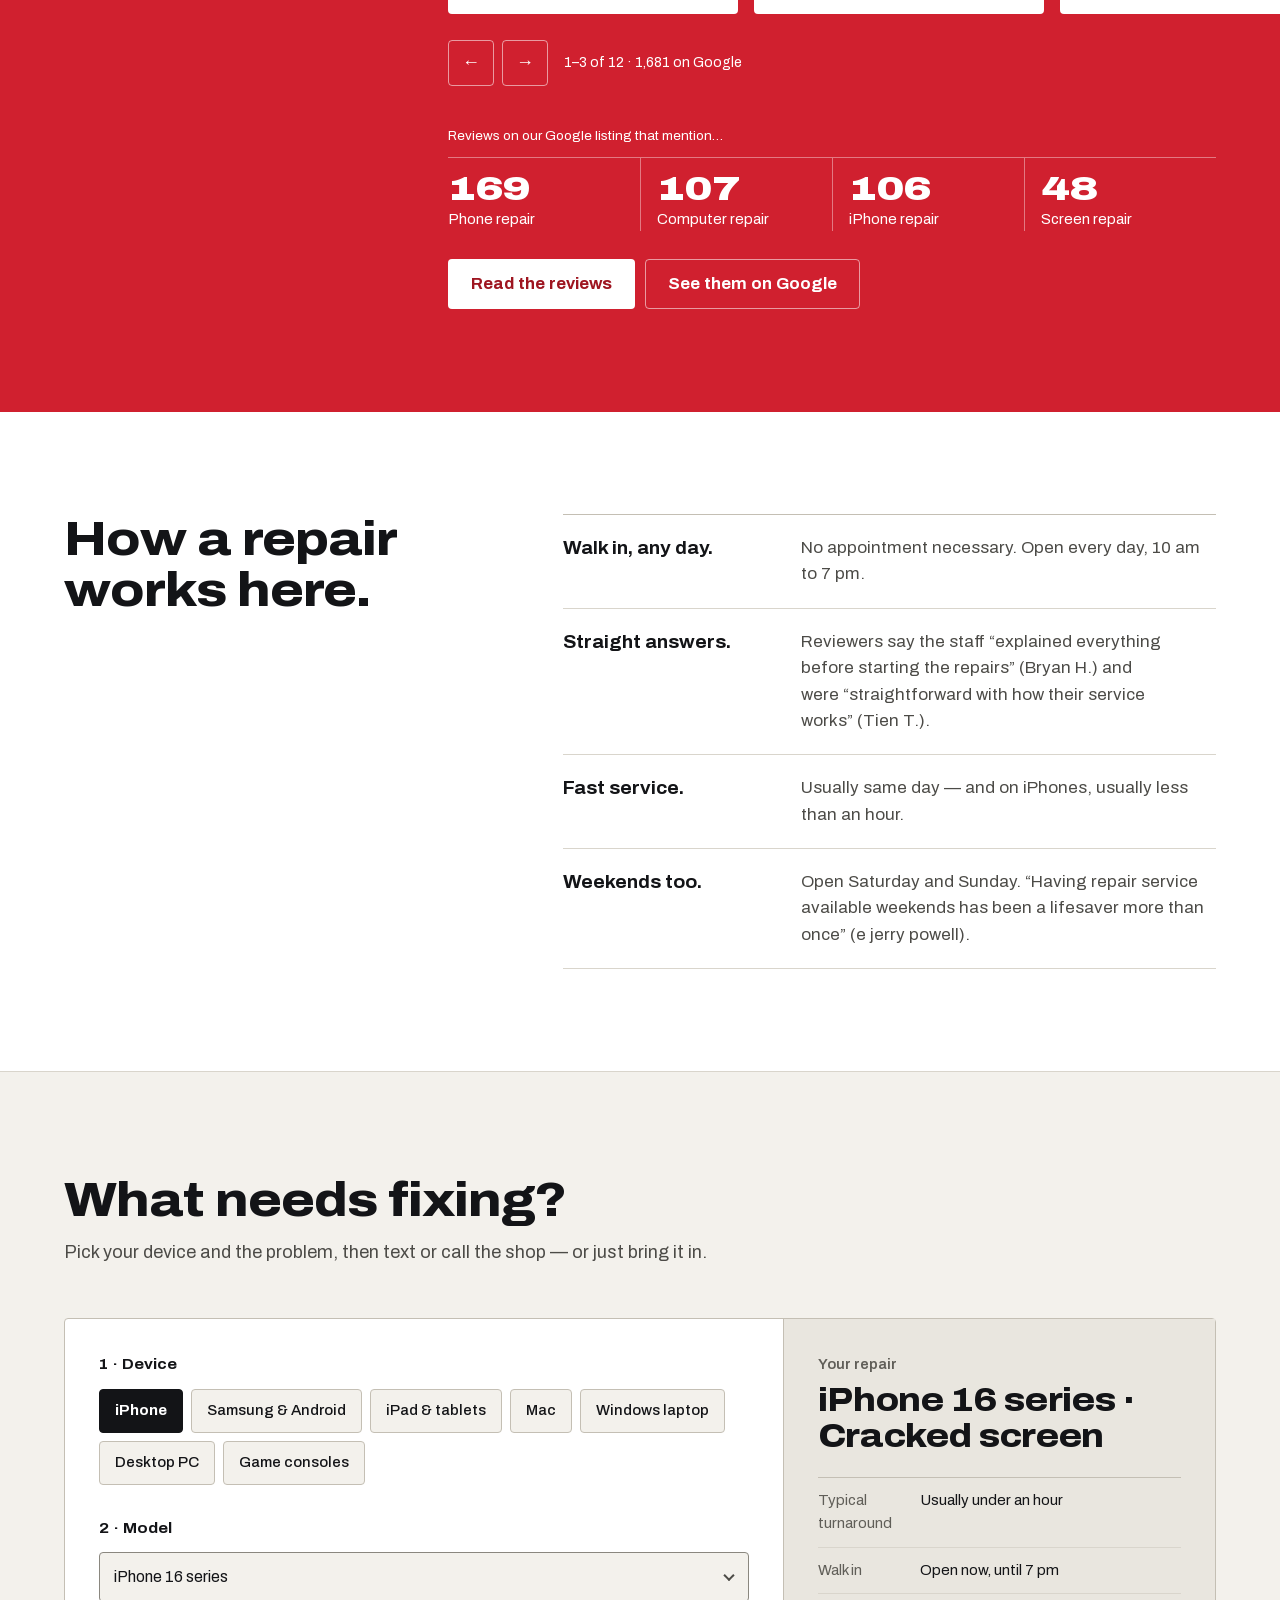
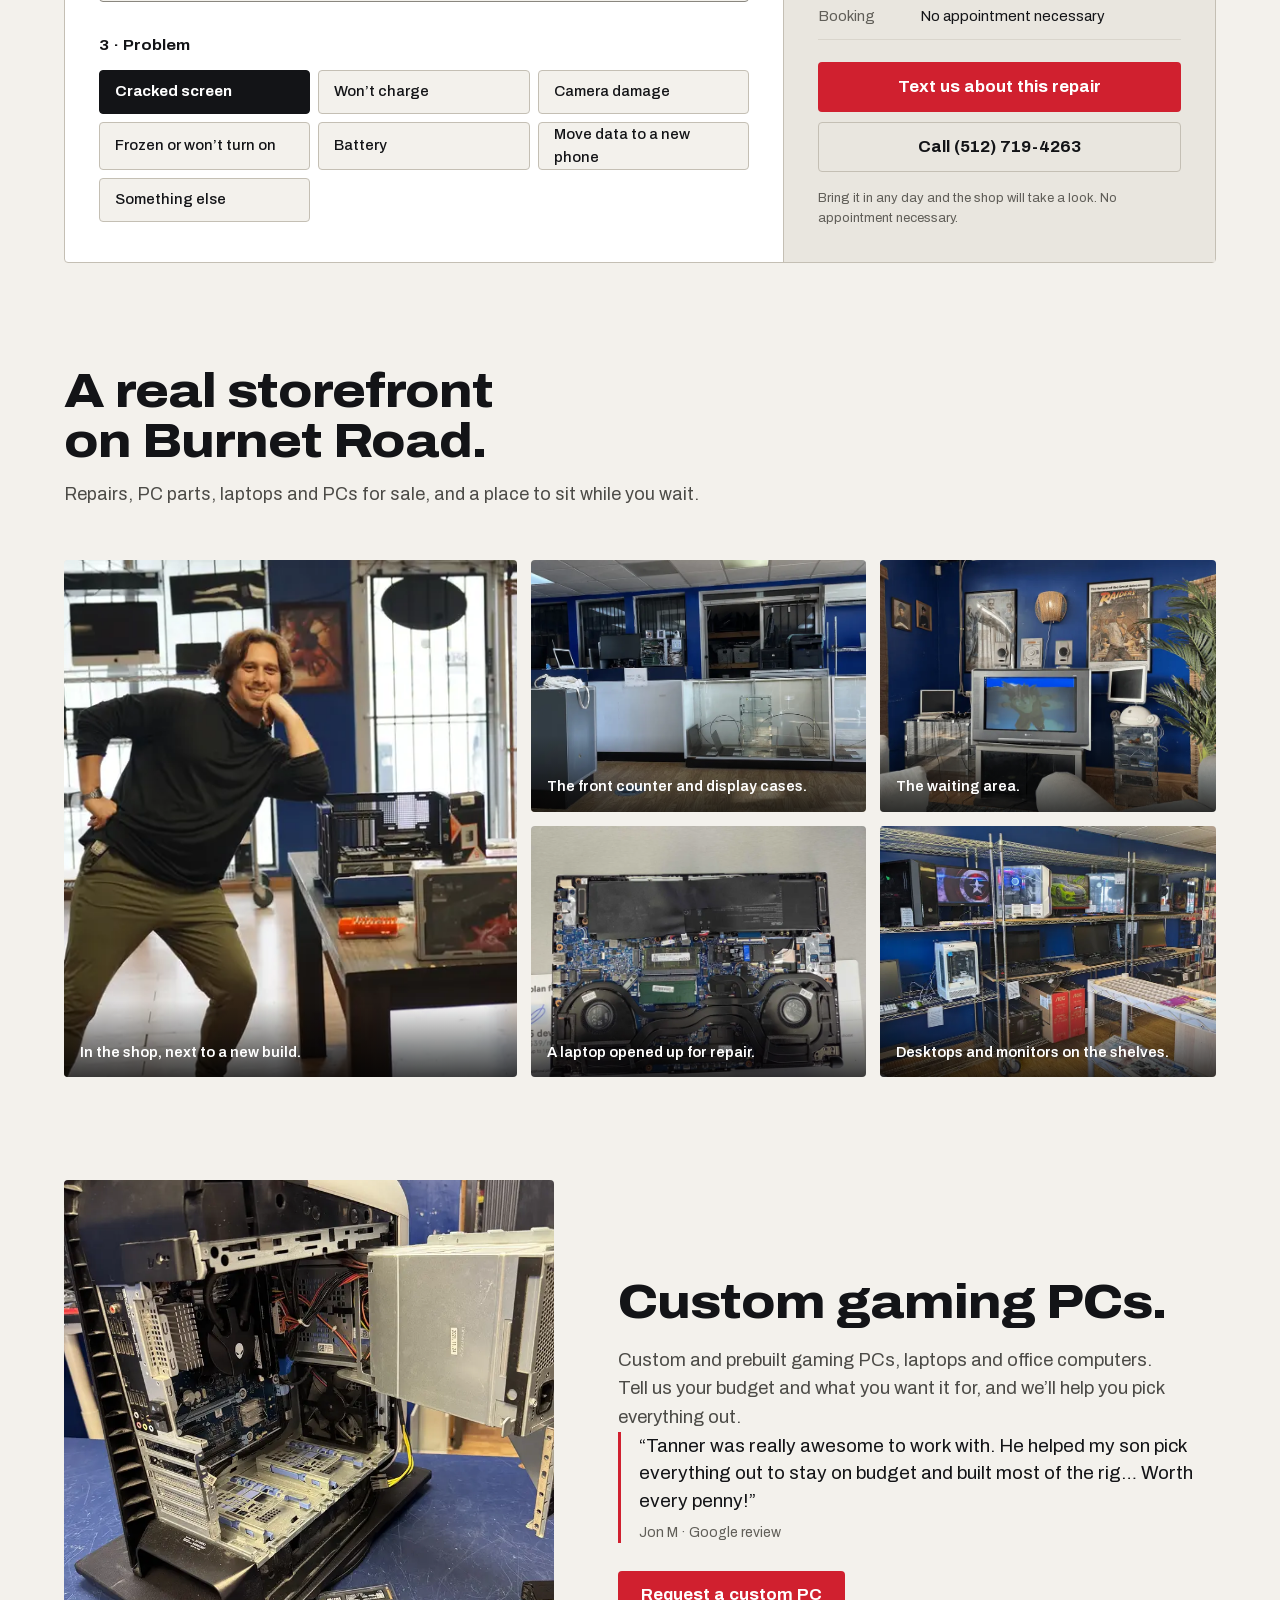
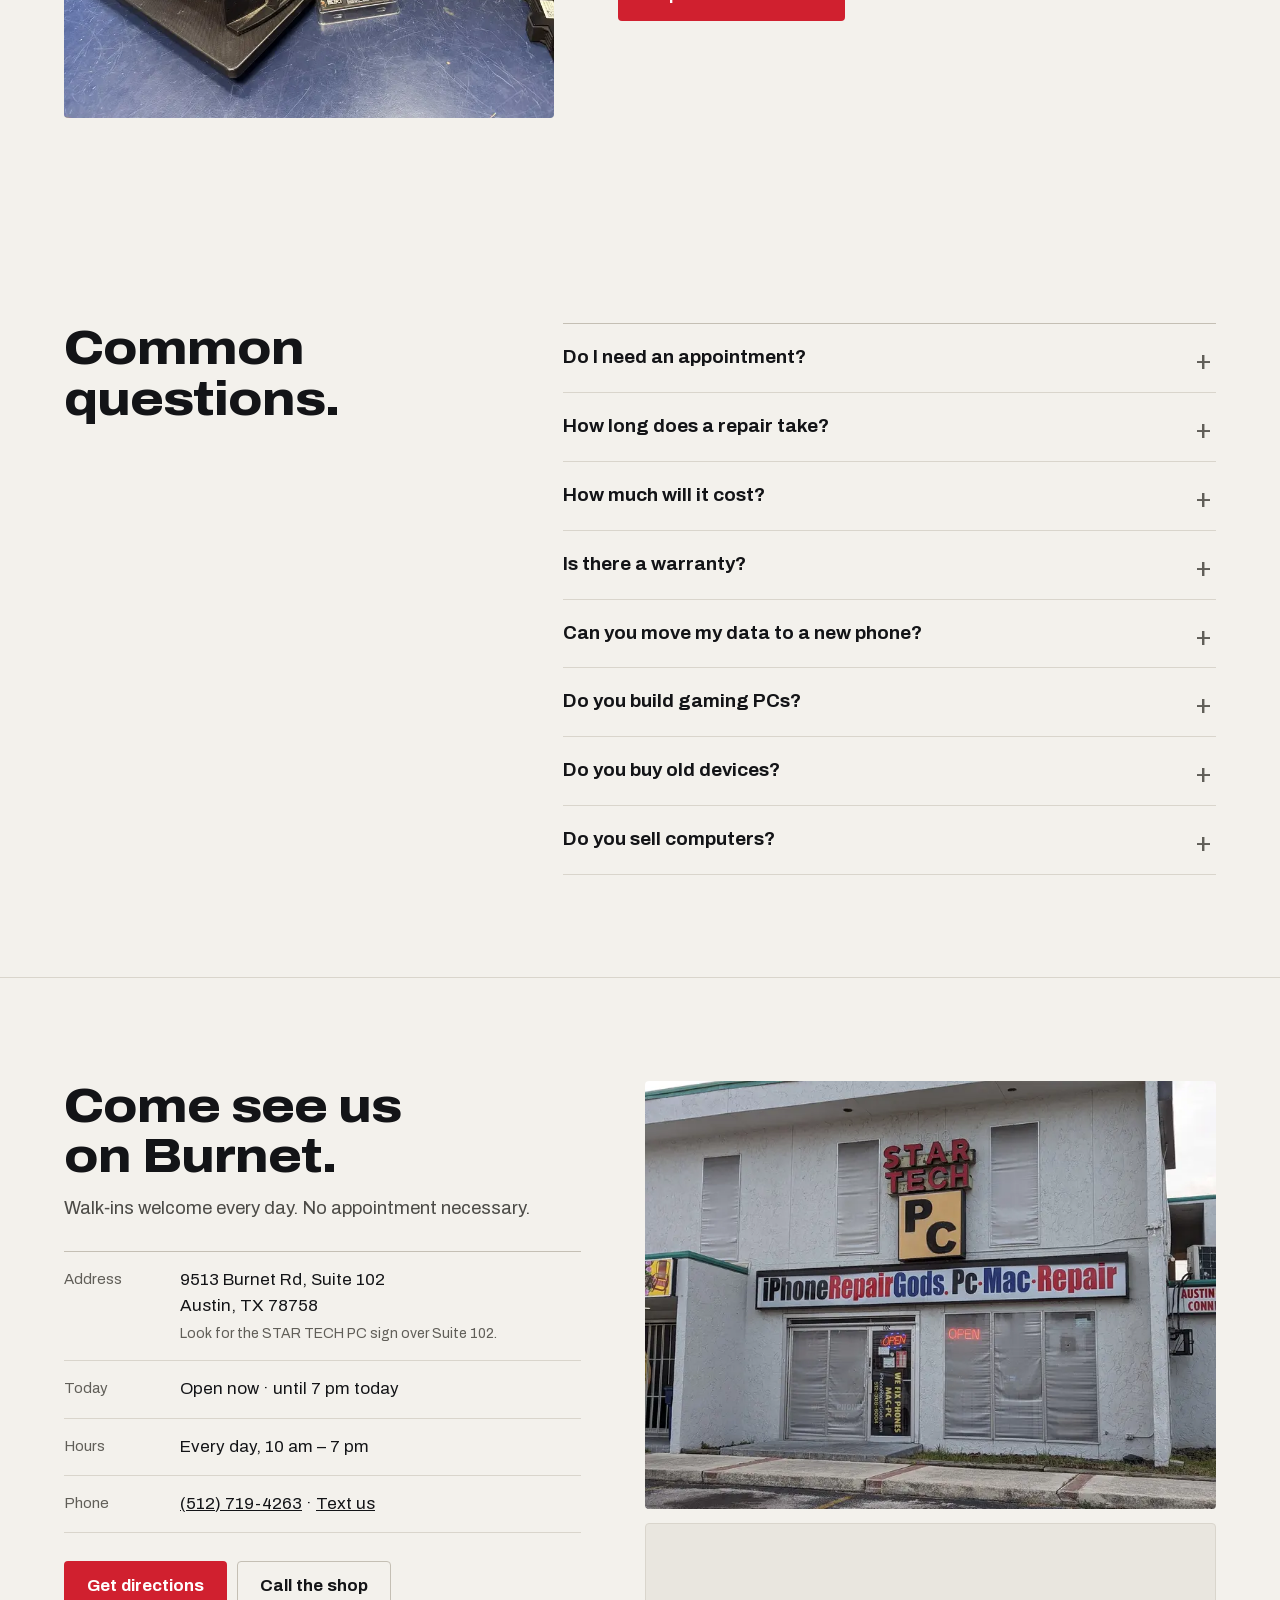
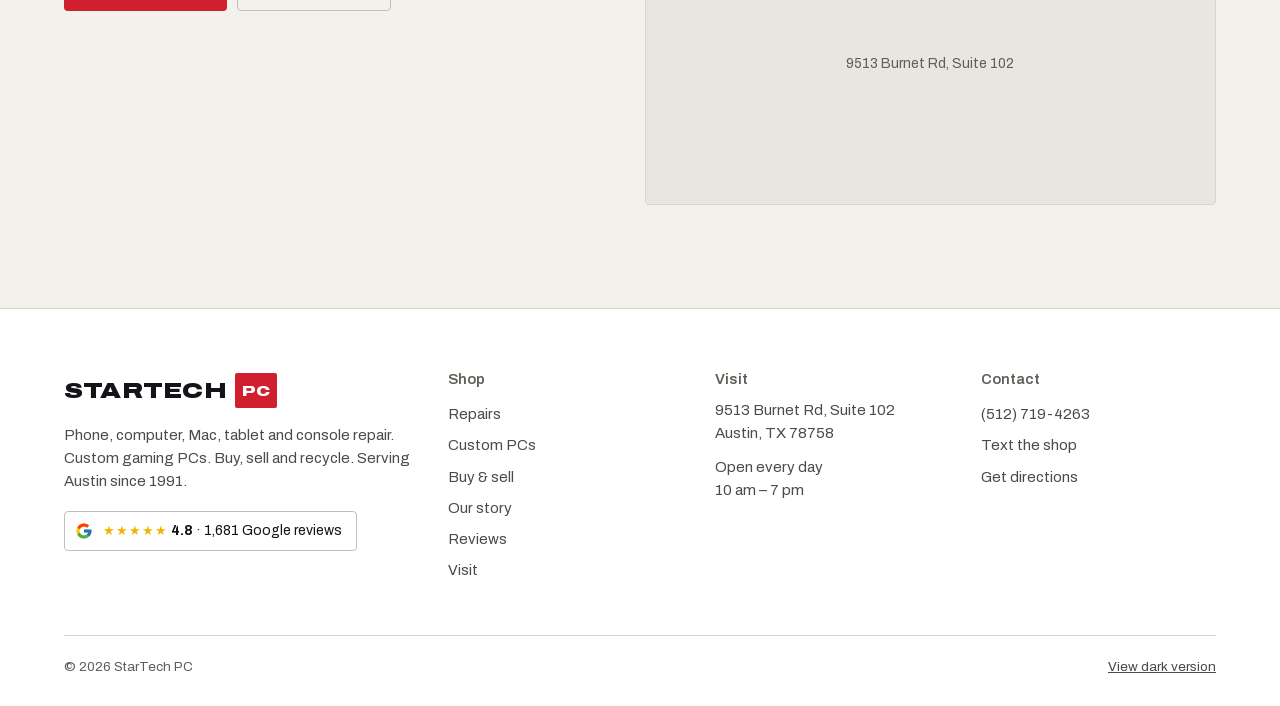
<file: light/index.html>
<!doctype html>
<html lang="en" data-theme="light">
<head>
<meta charset="utf-8">
<meta name="viewport" content="width=device-width, initial-scale=1">
<meta name="robots" content="noindex, nofollow">
<title>StarTech PC · Phone &amp; Computer Repair on Burnet Rd, Austin</title>
<meta name="description" content="Phone, laptop, Mac, PC and console repair in North Austin. Rated 4.8 from 1,681 Google reviews. Walk in any day, 10 to 7.">
<meta name="color-scheme" content="light">
<meta name="theme-color" content="#f3f1ec">
<link rel="icon" href="../assets/favicon.svg" type="image/svg+xml">
<link rel="preload" href="../assets/fonts/archivo-var-latin.woff2" as="font" type="font/woff2" crossorigin>
<link rel="stylesheet" href="../assets/site.css">
<script type="application/ld+json">{"@context":"https://schema.org","@type":"ElectronicsStore","name":"StarTech PC","telephone":"+1-512-719-4263","image":"assets/img/storefront-1600.jpg","address":{"@type":"PostalAddress","streetAddress":"9513 Burnet Rd, Suite 102","addressLocality":"Austin","addressRegion":"TX","postalCode":"78758","addressCountry":"US"},"openingHours":"Mo-Su 10:00-19:00","geo":{"@type":"GeoCoordinates","latitude":30.3789233,"longitude":-97.7246592}}</script>
</head>
<body>
<a class="skip" href="#main">Skip to content</a>
<div class="util">
  <div class="wrap">
    <span class="status" data-status>Open daily, 10 am – 7 pm</span>
    <span class="util-addr">9513 Burnet Rd, Suite 102, Austin</span>
    <span class="util-right"><a href="sms:+15127194263?&body=Hi%20StarTech%20PC%2C%20">Text us</a><a href="tel:+15127194263">(512) 719-4263</a></span>
  </div>
</div>
<header class="top">
  <div class="wrap">
    <a class="logo" href="index.html" aria-label="StarTech PC home"><b>STARTECH</b> <i>PC</i></a>
    <nav class="nav" id="nav" aria-label="Main"><a href="repairs.html">Repairs</a><a href="custom-pcs.html">Custom PCs</a><a href="sell.html">Buy & sell</a><a href="story.html">Our story</a><a href="reviews.html">Reviews</a><a href="visit.html">Visit</a></nav>
    <a class="btn btn-solid btn-sm hide-sm" href="repairs.html#finder">Start a repair</a>
    <button class="menu" aria-expanded="false" aria-controls="nav" data-menu><span></span><span></span><span class="sr">Menu</span></button>
  </div>
</header>
<main id="main">

<section class="hero">
  <picture class="hero-img"><source type="image/webp" srcset="../assets/img/build-glow-800.webp 800w, ../assets/img/build-glow-1600.webp 1600w" sizes="100vw"><img src="../assets/img/build-glow-1600.jpg" srcset="../assets/img/build-glow-800.jpg 800w, ../assets/img/build-glow-1600.jpg 1600w" sizes="100vw" alt="A gaming PC with an MSI GeForce RTX card at StarTech PC, glass panel open, RGB lighting on" fetchpriority="high" decoding="async"></picture>
  <div class="hero-scrim"></div>
  <div class="wrap hero-in">
    <a class="hero-rating" href="https://www.google.com/maps/place/StarTech+PC/@30.3789233,-97.7246592,17z/data=!4m8!3m7!1s0x8644cbd748c72579:0x94a05ef3e4cf8bf5!8m2!3d30.3789233!4d-97.7246592!9m1!1b1" target="_blank" rel="noopener"><svg class="g" viewBox="0 0 48 48" aria-hidden="true"><path fill="#FFC107" d="M43.6 20.1H42V20H24v8h11.3C33.7 32.7 29.2 36 24 36c-6.6 0-12-5.4-12-12s5.4-12 12-12c3.1 0 5.8 1.2 7.9 3.1l5.7-5.7C34 6.1 29.3 4 24 4 13 4 4 13 4 24s9 20 20 20 20-9 20-20c0-1.3-.1-2.6-.4-3.9z"/><path fill="#FF3D00" d="m6.3 14.7 6.6 4.8C14.7 15.1 19 12 24 12c3.1 0 5.8 1.2 7.9 3.1l5.7-5.7C34 6.1 29.3 4 24 4 16.3 4 9.7 8.3 6.3 14.7z"/><path fill="#4CAF50" d="M24 44c5.2 0 9.9-2 13.4-5.2l-6.2-5.2C29.2 35.1 26.7 36 24 36c-5.2 0-9.6-3.3-11.3-7.9l-6.5 5C9.5 39.6 16.2 44 24 44z"/><path fill="#1976D2" d="M43.6 20.1H42V20H24v8h11.3c-.8 2.2-2.2 4.2-4.1 5.6l6.2 5.2C37 39.2 44 34 44 24c0-1.3-.1-2.6-.4-3.9z"/></svg><span class="stars" aria-hidden="true">★★★★★</span><span><b>4.8</b> from 1,681 Google reviews</span></a>
    <h1>Phone and computer repair <br class="br-lg">on Burnet Road.</h1>
    <p class="lead">Cell phones, computers, Macs, tablets and gaming consoles. Fast service, usually same day — and on iPhones, usually less than an hour. Please come see us.</p>
    <div class="row-btns"><a class="btn btn-solid" href="#finder">Start a repair</a><a class="btn btn-line" href="custom-pcs.html">Request a custom PC</a></div>
  </div>
</section>
<div class="tiles-wrap"><div class="wrap"><nav class="tiles" aria-label="Start with your device"><a href="repairs.html?d=iphone#finder"><b>iPhone</b><span>Usually under an hour</span><i aria-hidden="true">→</i></a><a href="repairs.html?d=android#finder"><b>Samsung & Android</b><span>Usually same day</span><i aria-hidden="true">→</i></a><a href="repairs.html?d=tablet#finder"><b>iPad & tablets</b><span>Usually same day</span><i aria-hidden="true">→</i></a><a href="repairs.html?d=mac#finder"><b>Mac</b><span>Usually same day</span><i aria-hidden="true">→</i></a><a href="repairs.html?d=laptop#finder"><b>Windows laptop</b><span>Usually same day</span><i aria-hidden="true">→</i></a><a href="repairs.html?d=desktop#finder"><b>Desktop PC</b><span>Usually same day</span><i aria-hidden="true">→</i></a><a href="repairs.html?d=console#finder"><b>Game consoles</b><span>Ask the shop</span><i aria-hidden="true">→</i></a></nav></div></div>

<section class="band-reviews" id="reviews">
  <div class="wrap br-grid">
    <div class="br-score">
      <a class="br-num" href="https://www.google.com/maps/place/StarTech+PC/@30.3789233,-97.7246592,17z/data=!4m8!3m7!1s0x8644cbd748c72579:0x94a05ef3e4cf8bf5!8m2!3d30.3789233!4d-97.7246592!9m1!1b1" target="_blank" rel="noopener" aria-label="4.8 out of 5 on Google, 1,681 reviews">4.8</a>
      <p class="br-stars"><span class="stars" aria-hidden="true">★★★★★</span></p>
      <p class="br-count"><svg class="g" viewBox="0 0 48 48" aria-hidden="true"><path fill="#FFC107" d="M43.6 20.1H42V20H24v8h11.3C33.7 32.7 29.2 36 24 36c-6.6 0-12-5.4-12-12s5.4-12 12-12c3.1 0 5.8 1.2 7.9 3.1l5.7-5.7C34 6.1 29.3 4 24 4 13 4 4 13 4 24s9 20 20 20 20-9 20-20c0-1.3-.1-2.6-.4-3.9z"/><path fill="#FF3D00" d="m6.3 14.7 6.6 4.8C14.7 15.1 19 12 24 12c3.1 0 5.8 1.2 7.9 3.1l5.7-5.7C34 6.1 29.3 4 24 4 16.3 4 9.7 8.3 6.3 14.7z"/><path fill="#4CAF50" d="M24 44c5.2 0 9.9-2 13.4-5.2l-6.2-5.2C29.2 35.1 26.7 36 24 36c-5.2 0-9.6-3.3-11.3-7.9l-6.5 5C9.5 39.6 16.2 44 24 44z"/><path fill="#1976D2" d="M43.6 20.1H42V20H24v8h11.3c-.8 2.2-2.2 4.2-4.1 5.6l6.2 5.2C37 39.2 44 34 44 24c0-1.3-.1-2.6-.4-3.9z"/></svg><span><b>1,681 reviews</b> on Google</span></p>
      <h2>What Austin says after a visit.</h2>
    </div>
    <div class="br-rail">
      <div class="rail" data-rail tabindex="0" role="region" aria-label="Customer reviews"><figure class="rv" data-cat="phone">
  <div class="rv-top"><span class="stars" aria-hidden="true">★★★★★</span><span class="rv-tag">Frozen phone</span></div>
  <blockquote>Just went in to get my frozen phone fixed and within five minutes the tech showed me how to do a special kind of restart. No charge! Works perfectly! These guys are great!</blockquote>
  
  
  <figcaption><span class="av" aria-hidden="true">K</span><span><b>Katherine Brimberry</b><br>a month ago on Google</span></figcaption>
</figure><figure class="rv" data-cat="pc" data-staff="Tanner">
  <div class="rv-top"><span class="stars" aria-hidden="true">★★★★★</span><span class="rv-tag">Custom gaming PC</span></div>
  <blockquote>My son saved all his allowance and Christmas money to build a new gaming PC to go along with his new graphics card. Tanner was really awesome to work with. …</blockquote>
  <a class="rv-more" href="reviews.html">Read the full review<span class="sr"> from Jon M</span></a>
  
  <figcaption><span class="av" aria-hidden="true">J</span><span><b>Jon M</b> · Local Guide<br>9 months ago on Google</span></figcaption>
</figure><figure class="rv" data-cat="service">
  <div class="rv-top"><span class="stars" aria-hidden="true">★★★★★</span><span class="rv-tag">Customer for 20 years</span></div>
  <blockquote>Long time customer been coming here for 20 years — always computers, cell phone repair here. Or if I need helpful information they were always happy to help me.</blockquote>
  
  
  <figcaption><span class="av" aria-hidden="true">P</span><span><b>Patricia Ray</b><br>2 years ago on Google</span></figcaption>
</figure><figure class="rv" data-cat="data" data-staff="Sam">
  <div class="rv-top"><span class="stars" aria-hidden="true">★★★★★</span><span class="rv-tag">iPhone repair + data transfer</span></div>
  <blockquote>Wishing I could give more than a 5 star rating. These guys went well beyond any expectations to recover a misbehaving iPhone. Sam not only repaired my old phone, but was able to get all the info transferred onto my new iPhone! …</blockquote>
  <a class="rv-more" href="reviews.html">Read the full review<span class="sr"> from Bonn TX</span></a>
  
  <figcaption><span class="av" aria-hidden="true">B</span><span><b>Bonn TX</b><br>4 months ago on Google</span></figcaption>
</figure><figure class="rv" data-cat="phone">
  <div class="rv-top"><span class="stars" aria-hidden="true">★★★★★</span><span class="rv-tag">Pixel 7 Pro screen, on a Sunday</span></div>
  <blockquote>Cracked my Pixel 7 Pro phone screen and they were one of the only places with decent reviews open on a Sunday. Very glad I came here — they had a lower quote than the “authorized Google phone repair” store, even with OEM part. …</blockquote>
  <a class="rv-more" href="reviews.html">Read the full review<span class="sr"> from Veronica Yan</span></a>
  
  <figcaption><span class="av" aria-hidden="true">V</span><span><b>Veronica Yan</b><br>a year ago on Google</span></figcaption>
</figure><figure class="rv" data-cat="pc" data-staff="Nico">
  <div class="rv-top"><span class="stars" aria-hidden="true">★★★★★</span><span class="rv-tag">Gaming PC spill check</span></div>
  <blockquote>It took about half a day to find StarTech PC since other places on Google seemed sketchy to me. We had a spill on our gaming PC… Nico was very professional and personable. …</blockquote>
  <a class="rv-more" href="reviews.html">Read the full review<span class="sr"> from Matthew Cortinas</span></a>
  
  <figcaption><span class="av" aria-hidden="true">M</span><span><b>Matthew Cortinas</b><br>3 months ago on Google</span></figcaption>
</figure><figure class="rv" data-cat="phone">
  <div class="rv-top"><span class="stars" aria-hidden="true">★★★★★</span><span class="rv-tag">Screen in a lunch hour</span></div>
  <blockquote>This is my 4th time to get my phone repaired — this time was the worst because my phone flew out the window (thanks scary bug on my leg). This place is great. …</blockquote>
  <a class="rv-more" href="reviews.html">Read the full review<span class="sr"> from Kim Joy</span></a>
  
  <figcaption><span class="av" aria-hidden="true">K</span><span><b>Kim Joy</b><br>2 years ago on Google</span></figcaption>
</figure><figure class="rv" data-cat="phone">
  <div class="rv-top"><span class="stars" aria-hidden="true">★★★★★</span><span class="rv-tag">iPhone 16 back camera</span></div>
  <blockquote>The staff was very kind and helpful. I got my iPhone 16’s back camera fixed. I brought it in pretty shattered and they fixed the camera perfectly! Got it done in about an hour.</blockquote>
  
  
  <figcaption><span class="av" aria-hidden="true">C</span><span><b>Clara</b><br>5 months ago on Google</span></figcaption>
</figure><figure class="rv" data-cat="pc">
  <div class="rv-top"><span class="stars" aria-hidden="true">★★★★★</span><span class="rv-tag">Custom water-loop build</span></div>
  <blockquote>I was having trouble finishing my own personal PC build with a custom water loop, and StarTech PC did an absolutely amazing job helping me finish it. …</blockquote>
  <a class="rv-more" href="reviews.html">Read the full review<span class="sr"> from Lewis Lopez</span></a>
  
  <figcaption><span class="av" aria-hidden="true">L</span><span><b>Lewis Lopez</b><br>a year ago on Google</span></figcaption>
</figure><figure class="rv" data-cat="buy">
  <div class="rv-top"><span class="stars" aria-hidden="true">★★★★★</span><span class="rv-tag">The screw cauldron</span></div>
  <blockquote>Super friendly people, I needed a few standoffs in a pinch and they let me dig through the screw cauldron to find some. I’ll definitely be back! Thanks!</blockquote>
  
  
  <figcaption><span class="av" aria-hidden="true">R</span><span><b>Robert McCall</b><br>9 months ago on Google</span></figcaption>
</figure><figure class="rv" data-cat="service" data-staff="Tanner">
  <div class="rv-top"><span class="stars" aria-hidden="true">★★★★★</span><span class="rv-tag">Repeat customer</span></div>
  <blockquote>Would give 10 stars if I could. I have been several times and they are always so helpful, kind, efficient, and have great prices. Tanner has helped me each time and he is truly incredible — so knowledgeable and great to work with!</blockquote>
  
  
  <figcaption><span class="av" aria-hidden="true">M</span><span><b>Mimi Rogers</b><br>6 months ago on Google</span></figcaption>
</figure><figure class="rv" data-cat="phone">
  <div class="rv-top"><span class="stars" aria-hidden="true">★★★★★</span><span class="rv-tag">Dead iPhone</span></div>
  <blockquote>I had an emergency and I needed my iPhone fixed asap! It would not turn on, it just shut off! Took it into the store and was fixed in less than 20 min after I told my story. GREAT SERVICE!</blockquote>
  
  
  <figcaption><span class="av" aria-hidden="true">P</span><span><b>Pete Perez</b><br>3 months ago on Google</span></figcaption>
</figure></div>
      <div class="rail-ctl"><button type="button" data-rail-prev aria-label="Previous reviews">←</button><button type="button" data-rail-next aria-label="Next reviews">→</button><span data-rail-count></span></div>
      <div class="br-foot">
        <div><p class="br-small">Reviews on our Google listing that mention…</p>
        <ul class="br-topics" aria-label="What reviewers mention most"><li><b>169</b><span>Phone repair</span></li><li><b>107</b><span>Computer repair</span></li><li><b>106</b><span>iPhone repair</span></li><li><b>48</b><span>Screen repair</span></li></ul></div>
        <div class="row-btns"><a class="btn btn-solid" href="reviews.html">Read the reviews</a><a class="btn btn-line" href="https://www.google.com/maps/place/StarTech+PC/@30.3789233,-97.7246592,17z/data=!4m8!3m7!1s0x8644cbd748c72579:0x94a05ef3e4cf8bf5!8m2!3d30.3789233!4d-97.7246592!9m1!1b1" target="_blank" rel="noopener">See them on Google</a></div>
      </div>
    </div>
  </div>
</section>

<section class="promise">
  <div class="wrap promise-grid">
    <h2>How a repair works here.</h2>
    <ol>
      <li><b>Walk in, any day.</b> <span>No appointment necessary. Open every day, 10&nbsp;am to 7&nbsp;pm.</span></li>
      <li><b>Straight answers.</b> <span>Reviewers say the staff “explained everything before starting the repairs” (Bryan&nbsp;H.) and were “straightforward with how their service works” (Tien&nbsp;T.).</span></li>
      <li><b>Fast service.</b> <span>Usually same day — and on iPhones, usually less than an hour.</span></li>
      <li><b>Weekends too.</b> <span>Open Saturday and Sunday. “Having repair service available weekends has been a lifesaver more than once” (e&nbsp;jerry&nbsp;powell).</span></li>
    </ol>
  </div>
</section>

<section class="finder" id="finder">
  <div class="wrap">
    <div class="sec-head"><h2>What needs fixing?</h2><p>Pick your device and the problem, then text or call the shop — or just bring it in.</p></div>
    <div class="fx">
      <div class="fx-steps">
        <fieldset class="fx-step"><legend>1 · Device</legend><div class="seg" data-f="device"><button type="button" data-v="iphone" aria-pressed="true">iPhone</button><button type="button" data-v="android" aria-pressed="false">Samsung & Android</button><button type="button" data-v="tablet" aria-pressed="false">iPad & tablets</button><button type="button" data-v="mac" aria-pressed="false">Mac</button><button type="button" data-v="laptop" aria-pressed="false">Windows laptop</button><button type="button" data-v="desktop" aria-pressed="false">Desktop PC</button><button type="button" data-v="console" aria-pressed="false">Game consoles</button></div></fieldset>
        <fieldset class="fx-step"><legend>2 · Model</legend><div class="select"><select data-f="model" aria-label="Model"></select></div></fieldset>
        <fieldset class="fx-step"><legend>3 · Problem</legend><div class="seg seg-col" data-f="repair"></div></fieldset>
      </div>
      <div class="fx-out">
        <p class="fx-what">Your repair</p>
        <p class="fx-title" data-o="what" aria-live="polite">iPhone 16 series · Cracked screen</p>
        <dl class="fx-meta">
          <div><dt>Typical turnaround</dt><dd data-o="time">Usually under an hour</dd></div>
          <div><dt>Walk in</dt><dd data-o="open">Open daily, 10 am – 7 pm</dd></div>
          <div><dt>Booking</dt><dd>No appointment necessary</dd></div>
        </dl>
        <div class="fx-cta"><a class="btn btn-solid" data-o="sms" href="sms:+15127194263?&body=Hi%20StarTech%20PC%2C%20">Text us about this repair</a><a class="btn btn-line" href="tel:+15127194263">Call (512) 719-4263</a></div>
        <p class="fx-note">Bring it in any day and the shop will take a look. No appointment necessary.</p>
      </div>
    </div>
  </div>
</section>

<section class="shop">
  <div class="wrap">
    <div class="sec-head"><h2>A real storefront on Burnet Road.</h2><p>Repairs, PC parts, laptops and PCs for sale, and a place to sit while you wait.</p></div>
    <div class="mosaic">
      <figure class="m-a"><picture class=""><source type="image/webp" srcset="../assets/img/team-800.webp 800w, ../assets/img/team-1600.webp 1600w" sizes="(min-width: 900px) 40vw, 100vw"><img src="../assets/img/team-1600.jpg" srcset="../assets/img/team-800.jpg 800w, ../assets/img/team-1600.jpg 1600w" sizes="(min-width: 900px) 40vw, 100vw" alt="A StarTech PC team member in the shop next to a new PC build" loading="lazy" decoding="async"></picture><figcaption>In the shop, next to a new build.</figcaption></figure>
      <figure class="m-b"><picture class=""><source type="image/webp" srcset="../assets/img/counter-800.webp 800w, ../assets/img/counter-1600.webp 1600w" sizes="(min-width: 900px) 30vw, 100vw"><img src="../assets/img/counter-1600.jpg" srcset="../assets/img/counter-800.jpg 800w, ../assets/img/counter-1600.jpg 1600w" sizes="(min-width: 900px) 30vw, 100vw" alt="Inside StarTech PC: the front counter and glass display cases" loading="lazy" decoding="async"></picture><figcaption>The front counter and display cases.</figcaption></figure>
      <figure class="m-c"><picture class=""><source type="image/webp" srcset="../assets/img/lounge-800.webp 800w, ../assets/img/lounge-1600.webp 1600w" sizes="(min-width: 900px) 30vw, 100vw"><img src="../assets/img/lounge-1600.jpg" srcset="../assets/img/lounge-800.jpg 800w, ../assets/img/lounge-1600.jpg 1600w" sizes="(min-width: 900px) 30vw, 100vw" alt="The waiting area: a Sony CRT TV, a retro console and a vintage iMac" loading="lazy" decoding="async"></picture><figcaption>The waiting area.</figcaption></figure>
      <figure class="m-d"><picture class=""><source type="image/webp" srcset="../assets/img/bench-laptop-800.webp 800w, ../assets/img/bench-laptop-1600.webp 1600w" sizes="(min-width: 900px) 30vw, 100vw"><img src="../assets/img/bench-laptop-1600.jpg" srcset="../assets/img/bench-laptop-800.jpg 800w, ../assets/img/bench-laptop-1600.jpg 1600w" sizes="(min-width: 900px) 30vw, 100vw" alt="A laptop opened up for repair" loading="lazy" decoding="async"></picture><figcaption>A laptop opened up for repair.</figcaption></figure>
      <figure class="m-e"><picture class=""><source type="image/webp" srcset="../assets/img/shelves-800.webp 800w, ../assets/img/shelves-1600.webp 1600w" sizes="(min-width: 900px) 30vw, 100vw"><img src="../assets/img/shelves-1600.jpg" srcset="../assets/img/shelves-800.jpg 800w, ../assets/img/shelves-1600.jpg 1600w" sizes="(min-width: 900px) 30vw, 100vw" alt="Shelves of desktops, monitors and gaming PCs for sale" loading="lazy" decoding="async"></picture><figcaption>Desktops and monitors on the shelves.</figcaption></figure>
    </div>
  </div>
</section>

<section class="pcs">
  <div class="wrap pcs-grid">
    <div class="pcs-media"><picture class=""><source type="image/webp" srcset="../assets/img/pc-open-800.webp 800w, ../assets/img/pc-open-1600.webp 1600w" sizes="(min-width: 900px) 45vw, 100vw"><img src="../assets/img/pc-open-1600.jpg" srcset="../assets/img/pc-open-800.jpg 800w, ../assets/img/pc-open-1600.jpg 1600w" sizes="(min-width: 900px) 45vw, 100vw" alt="A desktop PC opened up on the blue workbench" loading="lazy" decoding="async"></picture></div>
    <div>
      <h2>Custom gaming PCs.</h2>
      <p class="lead">Custom and prebuilt gaming PCs, laptops and office computers. Tell us your budget and what you want it for, and we’ll help you pick everything out.</p>
      <blockquote class="pull">“Tanner was really awesome to work with. He helped my son pick everything out to stay on budget and built most of the rig… Worth every penny!”<cite>Jon M · Google review</cite></blockquote>
      <a class="btn btn-solid" href="custom-pcs.html">Request a custom PC</a>
    </div>
  </div>
</section>

<section class="faq">
  <div class="wrap faq-grid">
    <h2>Common questions.</h2>
    <div><details><summary>Do I need an appointment?</summary><p>No appointment necessary. Walk in any day between 10 am and 7 pm.</p></details><details><summary>How long does a repair take?</summary><p>Fast service, usually same day — and on iPhones, usually less than an hour.</p></details><details><summary>How much will it cost?</summary><p>It depends on the device and the repair. Call (512) 719-4263 or bring it in and the shop will take a look.</p></details><details><summary>Is there a warranty?</summary><p>Ask at the counter about your repair. One reviewer noted their two replacement phone screens came with a warranty.</p></details><details><summary>Can you move my data to a new phone?</summary><p>Ask the shop. One customer’s misbehaving iPhone was repaired and Sam “was able to get all the info transferred onto my new iPhone” (Bonn TX, Google review).</p></details><details><summary>Do you build gaming PCs?</summary><p>Yes — custom and prebuilt gaming PCs, laptops and office computers. Tell us your budget and what you play.</p></details><details><summary>Do you buy old devices?</summary><p>Yes. We buy and/or recycle old PCs and other electronic devices. Bring it in or call (512) 719-4263.</p></details><details><summary>Do you sell computers?</summary><p>Yes. Laptops (refurbished and new), used PCs and prebuilt gaming PCs. Stock changes, so call or stop by to see what’s in.</p></details></div>
  </div>
</section>

<section class="visit" id="visit">
  <div class="wrap visit-grid">
    <div class="visit-info">
      <h2>Come see us on Burnet.</h2>
      <p class="lead">Walk‑ins welcome every day. No appointment necessary.</p>
      <dl class="facts">
        <div><dt>Address</dt><dd>9513 Burnet Rd, Suite 102<br>Austin, TX 78758<small>Look for the STAR TECH PC sign over Suite 102.</small></dd></div>
        <div><dt>Today</dt><dd><span data-status>Open daily, 10 am – 7 pm</span></dd></div>
        <div><dt>Hours</dt><dd>Every day, 10&nbsp;am – 7&nbsp;pm</dd></div>
        <div><dt>Phone</dt><dd><a href="tel:+15127194263">(512) 719-4263</a> · <a href="sms:+15127194263?&body=Hi%20StarTech%20PC%2C%20">Text us</a></dd></div>
      </dl>
      <div class="row-btns"><a class="btn btn-solid" href="https://www.google.com/maps/dir/?api=1&destination=StarTech+PC+9513+Burnet+Rd+Ste+102+Austin+TX+78758" target="_blank" rel="noopener">Get directions</a><a class="btn btn-line" href="tel:+15127194263">Call the shop</a></div>
    </div>
    <div class="visit-media">
      <picture class="visit-photo"><source type="image/webp" srcset="../assets/img/storefront-800.webp 800w, ../assets/img/storefront-1600.webp 1600w" sizes="(min-width: 900px) 50vw, 100vw"><img src="../assets/img/storefront-1600.jpg" srcset="../assets/img/storefront-800.jpg 800w, ../assets/img/storefront-1600.jpg 1600w" sizes="(min-width: 900px) 50vw, 100vw" alt="The storefront at 9513 Burnet Rd, Suite 102, with the STAR TECH PC sign above the door" loading="lazy" decoding="async"></picture>
      <div class="map"><iframe title="Map to StarTech PC" loading="lazy" referrerpolicy="no-referrer-when-downgrade" src="https://www.google.com/maps?q=StarTech+PC,+9513+Burnet+Rd+Ste+102,+Austin,+TX+78758&output=embed"></iframe></div>
    </div>
  </div>
</section>
</main>
<footer class="foot">
  <div class="wrap foot-grid">
    <div>
      <a class="logo" href="index.html" aria-label="StarTech PC home"><b>STARTECH</b> <i>PC</i></a>
      <p>Phone, computer, Mac, tablet and console repair. Custom gaming PCs. Buy, sell and recycle. Serving Austin since 1991.</p>
      <a class="foot-rating" href="https://www.google.com/maps/place/StarTech+PC/@30.3789233,-97.7246592,17z/data=!4m8!3m7!1s0x8644cbd748c72579:0x94a05ef3e4cf8bf5!8m2!3d30.3789233!4d-97.7246592!9m1!1b1" target="_blank" rel="noopener"><svg class="g" viewBox="0 0 48 48" aria-hidden="true"><path fill="#FFC107" d="M43.6 20.1H42V20H24v8h11.3C33.7 32.7 29.2 36 24 36c-6.6 0-12-5.4-12-12s5.4-12 12-12c3.1 0 5.8 1.2 7.9 3.1l5.7-5.7C34 6.1 29.3 4 24 4 13 4 4 13 4 24s9 20 20 20 20-9 20-20c0-1.3-.1-2.6-.4-3.9z"/><path fill="#FF3D00" d="m6.3 14.7 6.6 4.8C14.7 15.1 19 12 24 12c3.1 0 5.8 1.2 7.9 3.1l5.7-5.7C34 6.1 29.3 4 24 4 16.3 4 9.7 8.3 6.3 14.7z"/><path fill="#4CAF50" d="M24 44c5.2 0 9.9-2 13.4-5.2l-6.2-5.2C29.2 35.1 26.7 36 24 36c-5.2 0-9.6-3.3-11.3-7.9l-6.5 5C9.5 39.6 16.2 44 24 44z"/><path fill="#1976D2" d="M43.6 20.1H42V20H24v8h11.3c-.8 2.2-2.2 4.2-4.1 5.6l6.2 5.2C37 39.2 44 34 44 24c0-1.3-.1-2.6-.4-3.9z"/></svg><span><span class="stars" aria-hidden="true">★★★★★</span> <b>4.8</b> · 1,681 Google reviews</span></a>
    </div>
    <div><h2>Shop</h2><a href="repairs.html">Repairs</a><a href="custom-pcs.html">Custom PCs</a><a href="sell.html">Buy & sell</a><a href="story.html">Our story</a><a href="reviews.html">Reviews</a><a href="visit.html">Visit</a></div>
    <div><h2>Visit</h2><p>9513 Burnet Rd, Suite&nbsp;102<br>Austin, TX 78758</p><p>Open every day<br>10&nbsp;am – 7&nbsp;pm</p></div>
    <div><h2>Contact</h2><a href="tel:+15127194263">(512) 719-4263</a><a href="sms:+15127194263?&body=Hi%20StarTech%20PC%2C%20">Text the shop</a><a href="https://www.google.com/maps/dir/?api=1&destination=StarTech+PC+9513+Burnet+Rd+Ste+102+Austin+TX+78758" target="_blank" rel="noopener">Get directions</a></div>
  </div>
  <div class="wrap foot-base"><span>© 2026 StarTech PC</span><a href="../index.html">View dark version</a></div>
</footer>
<nav class="callbar" aria-label="Quick contact">
  <a href="tel:+15127194263">Call</a><a href="sms:+15127194263?&body=Hi%20StarTech%20PC%2C%20">Text</a><a href="https://www.google.com/maps/dir/?api=1&destination=StarTech+PC+9513+Burnet+Rd+Ste+102+Austin+TX+78758" target="_blank" rel="noopener">Directions</a>
</nav>
<script>window.ST={"hours":[[10,19],[10,19],[10,19],[10,19],[10,19],[10,19],[10,19]],"tel":"+15127194263","count":"1,681"};</script>
<script src="../assets/data.js" defer></script>
<script src="../assets/app.js" defer></script>
</body>
</html>
</file>
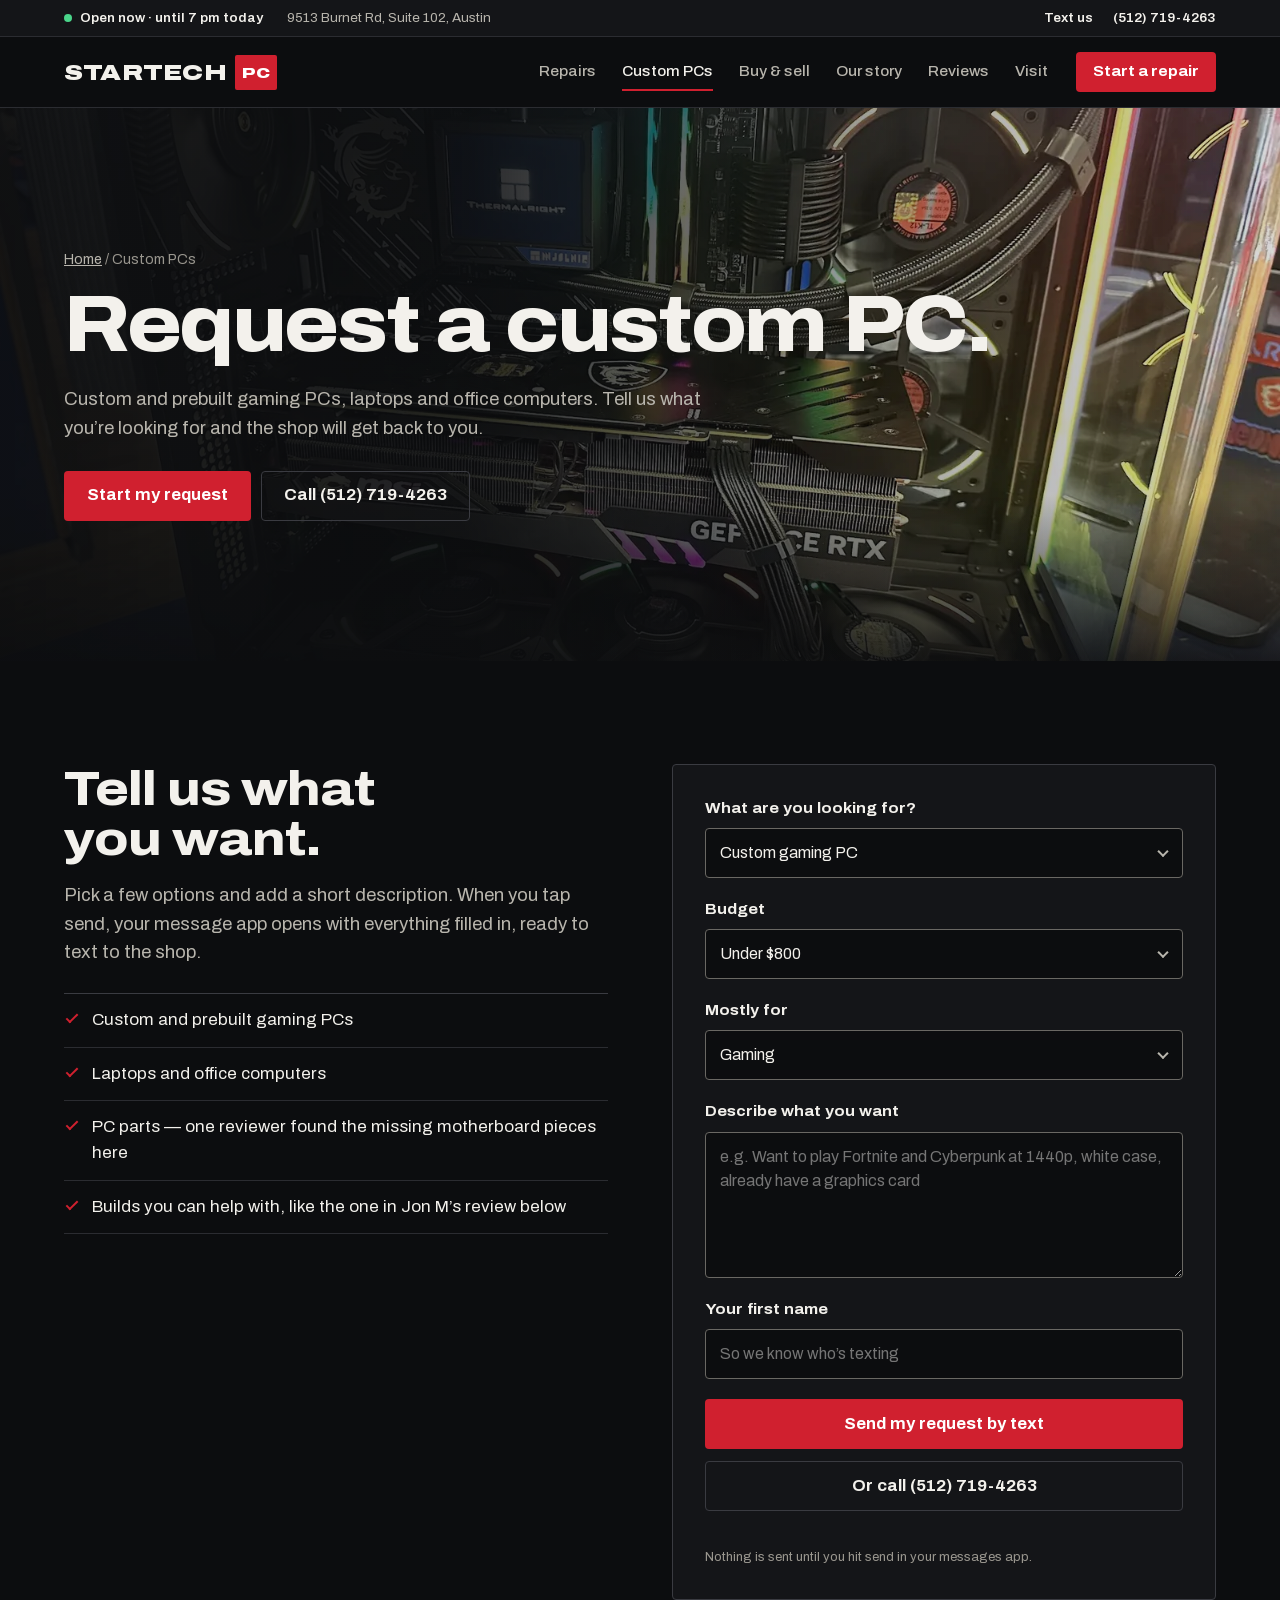
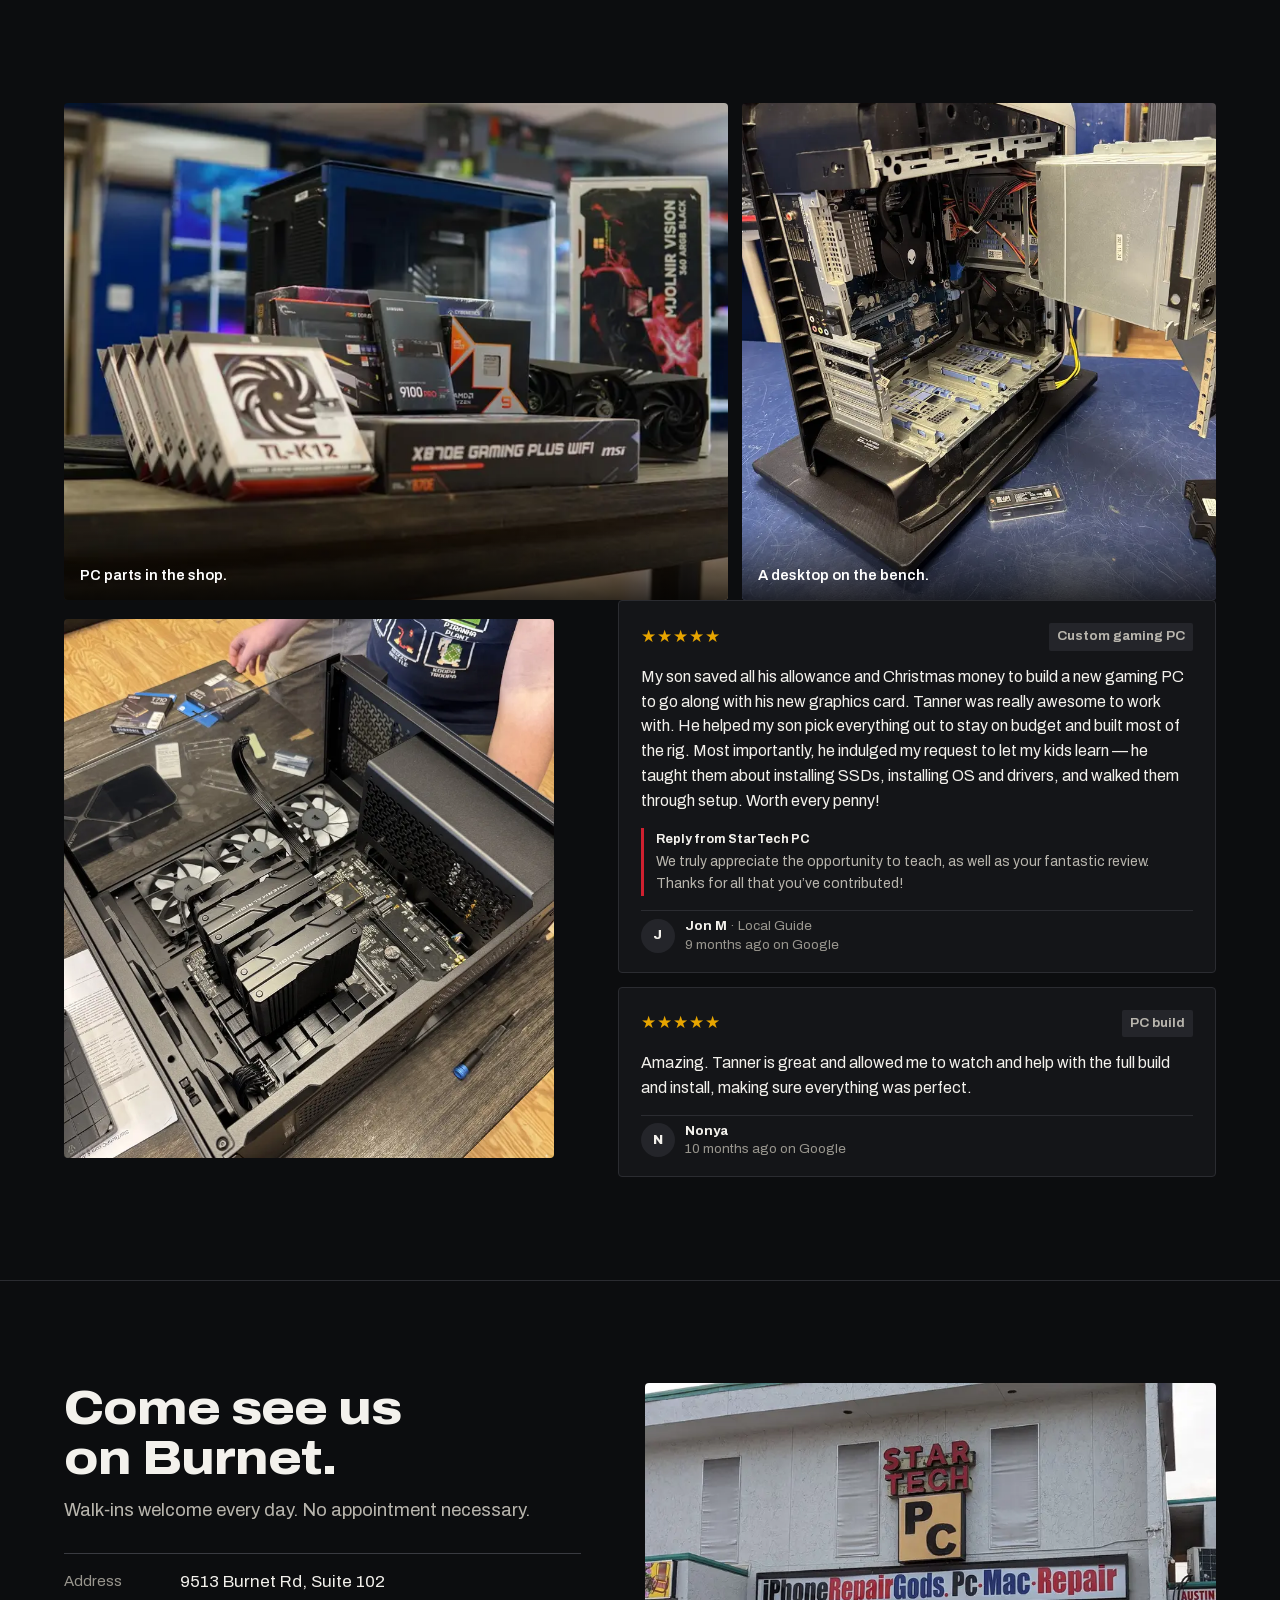
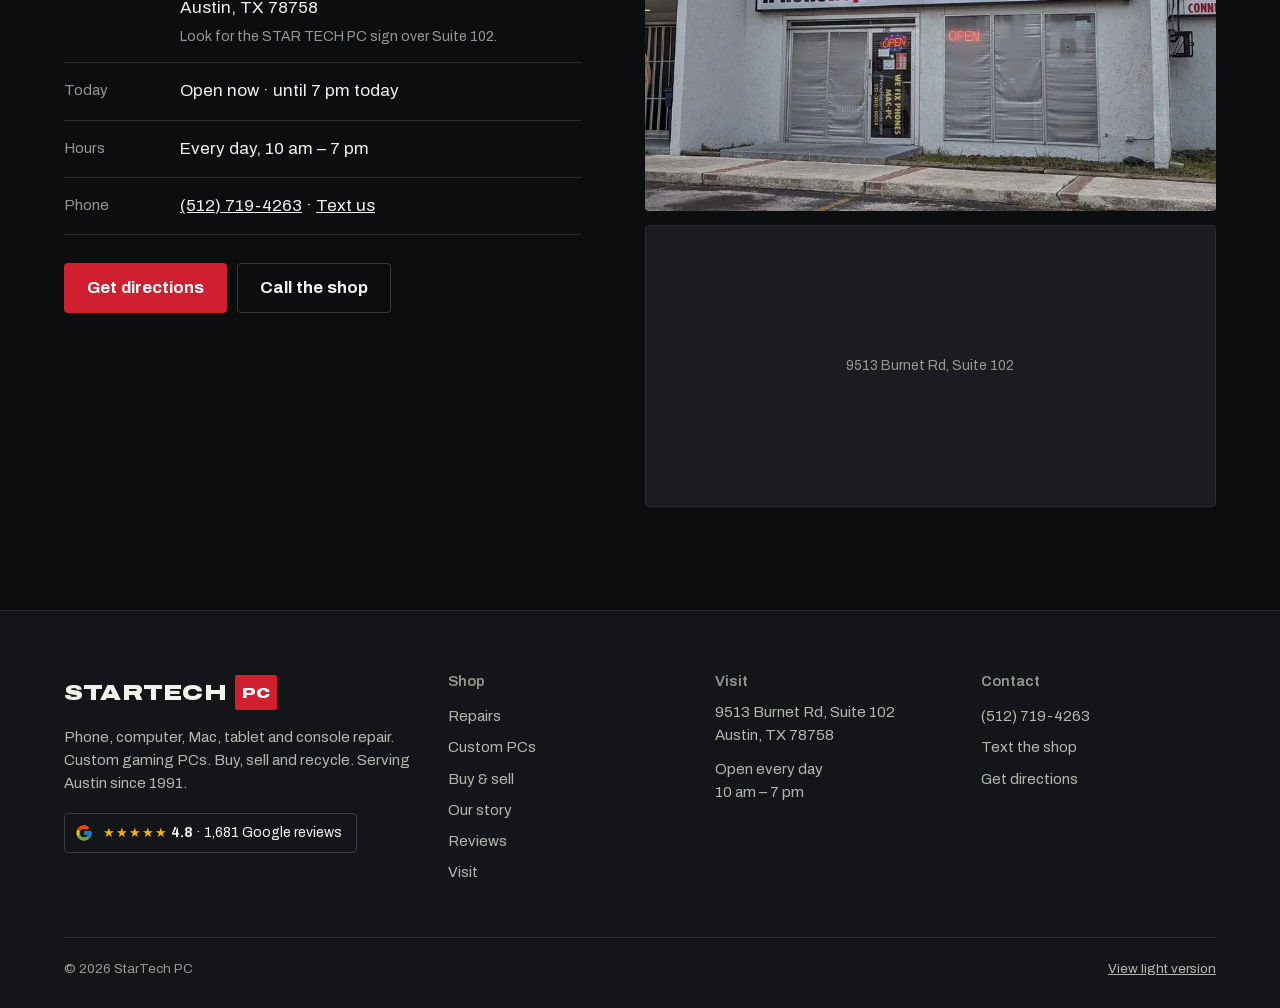
<file: custom-pcs.html>
<!doctype html>
<html lang="en" data-theme="dark">
<head>
<meta charset="utf-8">
<meta name="viewport" content="width=device-width, initial-scale=1">
<meta name="robots" content="noindex, nofollow">
<title>Custom PCs · StarTech PC Austin</title>
<meta name="description" content="Request a custom or prebuilt gaming PC, laptop or office computer from StarTech PC in Austin.">
<meta name="color-scheme" content="dark">
<meta name="theme-color" content="#0c0d0f">
<link rel="icon" href="assets/favicon.svg" type="image/svg+xml">
<link rel="preload" href="assets/fonts/archivo-var-latin.woff2" as="font" type="font/woff2" crossorigin>
<link rel="stylesheet" href="assets/site.css">
<script type="application/ld+json">{"@context":"https://schema.org","@type":"ElectronicsStore","name":"StarTech PC","telephone":"+1-512-719-4263","image":"assets/img/storefront-1600.jpg","address":{"@type":"PostalAddress","streetAddress":"9513 Burnet Rd, Suite 102","addressLocality":"Austin","addressRegion":"TX","postalCode":"78758","addressCountry":"US"},"openingHours":"Mo-Su 10:00-19:00","geo":{"@type":"GeoCoordinates","latitude":30.3789233,"longitude":-97.7246592}}</script>
</head>
<body>
<a class="skip" href="#main">Skip to content</a>
<div class="util">
  <div class="wrap">
    <span class="status" data-status>Open daily, 10 am – 7 pm</span>
    <span class="util-addr">9513 Burnet Rd, Suite 102, Austin</span>
    <span class="util-right"><a href="sms:+15127194263?&body=Hi%20StarTech%20PC%2C%20">Text us</a><a href="tel:+15127194263">(512) 719-4263</a></span>
  </div>
</div>
<header class="top">
  <div class="wrap">
    <a class="logo" href="index.html" aria-label="StarTech PC home"><b>STARTECH</b> <i>PC</i></a>
    <nav class="nav" id="nav" aria-label="Main"><a href="repairs.html">Repairs</a><a href="custom-pcs.html" aria-current="page">Custom PCs</a><a href="sell.html">Buy & sell</a><a href="story.html">Our story</a><a href="reviews.html">Reviews</a><a href="visit.html">Visit</a></nav>
    <a class="btn btn-solid btn-sm hide-sm" href="repairs.html#finder">Start a repair</a>
    <button class="menu" aria-expanded="false" aria-controls="nav" data-menu><span></span><span></span><span class="sr">Menu</span></button>
  </div>
</header>
<main id="main">

<section class="page-head ph-photo">
  <picture class="ph-img"><source type="image/webp" srcset="assets/img/build-glow-800.webp 800w, assets/img/build-glow-1600.webp 1600w" sizes="100vw"><img src="assets/img/build-glow-1600.jpg" srcset="assets/img/build-glow-800.jpg 800w, assets/img/build-glow-1600.jpg 1600w" sizes="100vw" alt="A gaming PC with an MSI GeForce RTX card at StarTech PC, glass panel open, RGB lighting on" fetchpriority="high" decoding="async"></picture>
  <div class="hero-scrim"></div>
  <div class="wrap ph-in">
    <p class="crumb"><a href="index.html">Home</a> / Custom PCs</p>
    <h1>Request a custom PC.</h1>
    <p class="lead">Custom and prebuilt gaming PCs, laptops and office computers. Tell us what you’re looking for and the shop will get back to you.</p>
    <div class="row-btns"><a class="btn btn-solid" href="#request">Start my request</a><a class="btn btn-line" href="tel:+15127194263">Call (512) 719-4263</a></div>
  </div>
</section>

<section class="sell" id="request">
  <div class="wrap sell-grid">
    <div>
      <h2>Tell us what you want.</h2>
      <p class="lead">Pick a few options and add a short description. When you tap send, your message app opens with everything filled in, ready to text to the shop.</p>
      <ul class="ticks">
        <li>Custom and prebuilt gaming PCs</li>
        <li>Laptops and office computers</li>
        <li>PC parts — one reviewer found the missing motherboard pieces here</li>
        <li>Builds you can help with, like the one in Jon&nbsp;M’s review below</li>
      </ul>
    </div>
    <form class="sf" data-pcreq>
      <label>What are you looking for?<div class="select"><select name="kind"><option>Custom gaming PC</option><option>Prebuilt gaming PC</option><option>Laptop</option><option>Office or home computer</option><option>Upgrade my current PC</option><option>Not sure yet</option></select></div></label>
      <label>Budget<div class="select"><select name="budget"><option>Under $800</option><option>$800 – $1,200</option><option>$1,200 – $1,800</option><option>$1,800 – $2,500</option><option>$2,500+</option><option>Not sure</option></select></div></label>
      <label>Mostly for<div class="select"><select name="use"><option>Gaming</option><option>Gaming and streaming</option><option>School or work</option><option>Video editing or design</option><option>Something else</option></select></div></label>
      <label>Describe what you want<textarea name="desc" rows="5" placeholder="e.g. Want to play Fortnite and Cyberpunk at 1440p, white case, already have a graphics card"></textarea></label>
      <label>Your first name<input name="name" autocomplete="given-name" placeholder="So we know who’s texting"></label>
      <a class="btn btn-solid" data-pcreq-sms href="#">Send my request by text</a>
      <a class="btn btn-line" href="tel:+15127194263">Or call (512) 719-4263</a>
      <p class="fx-note">Nothing is sent until you hit send in your messages app.</p>
    </form>
  </div>
</section>

<section class="shop strip">
  <div class="wrap">
    <div class="mosaic mosaic-2">
            <figure><picture class=""><source type="image/webp" srcset="assets/img/parts-800.webp 800w, assets/img/parts-1600.webp 1600w" sizes="(min-width: 900px) 33vw, 100vw"><img src="assets/img/parts-1600.jpg" srcset="assets/img/parts-800.jpg 800w, assets/img/parts-1600.jpg 1600w" sizes="(min-width: 900px) 33vw, 100vw" alt="New PC parts on a table in the shop: case fans, an MSI motherboard, a graphics card, a Ryzen 9 CPU, an SSD and a liquid cooler" loading="lazy" decoding="async"></picture><figcaption>PC parts in the shop.</figcaption></figure>
      <figure><picture class=""><source type="image/webp" srcset="assets/img/pc-open-800.webp 800w, assets/img/pc-open-1600.webp 1600w" sizes="(min-width: 900px) 33vw, 100vw"><img src="assets/img/pc-open-1600.jpg" srcset="assets/img/pc-open-800.jpg 800w, assets/img/pc-open-1600.jpg 1600w" sizes="(min-width: 900px) 33vw, 100vw" alt="A desktop PC opened up on the blue workbench" loading="lazy" decoding="async"></picture><figcaption>A desktop on the bench.</figcaption></figure>
    </div>
  </div>
</section>

<section class="pcs">
  <div class="wrap pcs-grid">
    <div class="pcs-media"><picture class=""><source type="image/webp" srcset="assets/img/customer-build-800.webp 800w, assets/img/customer-build-1600.webp 1600w" sizes="(min-width: 900px) 45vw, 100vw"><img src="assets/img/customer-build-1600.jpg" srcset="assets/img/customer-build-800.jpg 800w, assets/img/customer-build-1600.jpg 1600w" sizes="(min-width: 900px) 45vw, 100vw" alt="A new PC being assembled at the shop" loading="lazy" decoding="async"></picture></div>
    <div>
      <figure class="rv" data-cat="pc" data-staff="Tanner">
  <div class="rv-top"><span class="stars" aria-hidden="true">★★★★★</span><span class="rv-tag">Custom gaming PC</span></div>
  <blockquote>My son saved all his allowance and Christmas money to build a new gaming PC to go along with his new graphics card. Tanner was really awesome to work with. He helped my son pick everything out to stay on budget and built most of the rig. Most importantly, he indulged my request to let my kids learn — he taught them about installing SSDs, installing OS and drivers, and walked them through setup. Worth every penny!</blockquote>
  
  <div class="rv-reply"><b>Reply from StarTech PC</b>We truly appreciate the opportunity to teach, as well as your fantastic review. Thanks for all that you’ve contributed!</div>
  <figcaption><span class="av" aria-hidden="true">J</span><span><b>Jon M</b> · Local Guide<br>9 months ago on Google</span></figcaption>
</figure>
      <figure class="rv" data-cat="pc" data-staff="Tanner">
  <div class="rv-top"><span class="stars" aria-hidden="true">★★★★★</span><span class="rv-tag">PC build</span></div>
  <blockquote>Amazing. Tanner is great and allowed me to watch and help with the full build and install, making sure everything was perfect.</blockquote>
  
  
  <figcaption><span class="av" aria-hidden="true">N</span><span><b>Nonya</b><br>10 months ago on Google</span></figcaption>
</figure>
    </div>
  </div>
</section>
<section class="visit" id="visit">
  <div class="wrap visit-grid">
    <div class="visit-info">
      <h2>Come see us on Burnet.</h2>
      <p class="lead">Walk‑ins welcome every day. No appointment necessary.</p>
      <dl class="facts">
        <div><dt>Address</dt><dd>9513 Burnet Rd, Suite 102<br>Austin, TX 78758<small>Look for the STAR TECH PC sign over Suite 102.</small></dd></div>
        <div><dt>Today</dt><dd><span data-status>Open daily, 10 am – 7 pm</span></dd></div>
        <div><dt>Hours</dt><dd>Every day, 10&nbsp;am – 7&nbsp;pm</dd></div>
        <div><dt>Phone</dt><dd><a href="tel:+15127194263">(512) 719-4263</a> · <a href="sms:+15127194263?&body=Hi%20StarTech%20PC%2C%20">Text us</a></dd></div>
      </dl>
      <div class="row-btns"><a class="btn btn-solid" href="https://www.google.com/maps/dir/?api=1&destination=StarTech+PC+9513+Burnet+Rd+Ste+102+Austin+TX+78758" target="_blank" rel="noopener">Get directions</a><a class="btn btn-line" href="tel:+15127194263">Call the shop</a></div>
    </div>
    <div class="visit-media">
      <picture class="visit-photo"><source type="image/webp" srcset="assets/img/storefront-800.webp 800w, assets/img/storefront-1600.webp 1600w" sizes="(min-width: 900px) 50vw, 100vw"><img src="assets/img/storefront-1600.jpg" srcset="assets/img/storefront-800.jpg 800w, assets/img/storefront-1600.jpg 1600w" sizes="(min-width: 900px) 50vw, 100vw" alt="The storefront at 9513 Burnet Rd, Suite 102, with the STAR TECH PC sign above the door" loading="lazy" decoding="async"></picture>
      <div class="map"><iframe title="Map to StarTech PC" loading="lazy" referrerpolicy="no-referrer-when-downgrade" src="https://www.google.com/maps?q=StarTech+PC,+9513+Burnet+Rd+Ste+102,+Austin,+TX+78758&output=embed"></iframe></div>
    </div>
  </div>
</section>
</main>
<footer class="foot">
  <div class="wrap foot-grid">
    <div>
      <a class="logo" href="index.html" aria-label="StarTech PC home"><b>STARTECH</b> <i>PC</i></a>
      <p>Phone, computer, Mac, tablet and console repair. Custom gaming PCs. Buy, sell and recycle. Serving Austin since 1991.</p>
      <a class="foot-rating" href="https://www.google.com/maps/place/StarTech+PC/@30.3789233,-97.7246592,17z/data=!4m8!3m7!1s0x8644cbd748c72579:0x94a05ef3e4cf8bf5!8m2!3d30.3789233!4d-97.7246592!9m1!1b1" target="_blank" rel="noopener"><svg class="g" viewBox="0 0 48 48" aria-hidden="true"><path fill="#FFC107" d="M43.6 20.1H42V20H24v8h11.3C33.7 32.7 29.2 36 24 36c-6.6 0-12-5.4-12-12s5.4-12 12-12c3.1 0 5.8 1.2 7.9 3.1l5.7-5.7C34 6.1 29.3 4 24 4 13 4 4 13 4 24s9 20 20 20 20-9 20-20c0-1.3-.1-2.6-.4-3.9z"/><path fill="#FF3D00" d="m6.3 14.7 6.6 4.8C14.7 15.1 19 12 24 12c3.1 0 5.8 1.2 7.9 3.1l5.7-5.7C34 6.1 29.3 4 24 4 16.3 4 9.7 8.3 6.3 14.7z"/><path fill="#4CAF50" d="M24 44c5.2 0 9.9-2 13.4-5.2l-6.2-5.2C29.2 35.1 26.7 36 24 36c-5.2 0-9.6-3.3-11.3-7.9l-6.5 5C9.5 39.6 16.2 44 24 44z"/><path fill="#1976D2" d="M43.6 20.1H42V20H24v8h11.3c-.8 2.2-2.2 4.2-4.1 5.6l6.2 5.2C37 39.2 44 34 44 24c0-1.3-.1-2.6-.4-3.9z"/></svg><span><span class="stars" aria-hidden="true">★★★★★</span> <b>4.8</b> · 1,681 Google reviews</span></a>
    </div>
    <div><h2>Shop</h2><a href="repairs.html">Repairs</a><a href="custom-pcs.html">Custom PCs</a><a href="sell.html">Buy & sell</a><a href="story.html">Our story</a><a href="reviews.html">Reviews</a><a href="visit.html">Visit</a></div>
    <div><h2>Visit</h2><p>9513 Burnet Rd, Suite&nbsp;102<br>Austin, TX 78758</p><p>Open every day<br>10&nbsp;am – 7&nbsp;pm</p></div>
    <div><h2>Contact</h2><a href="tel:+15127194263">(512) 719-4263</a><a href="sms:+15127194263?&body=Hi%20StarTech%20PC%2C%20">Text the shop</a><a href="https://www.google.com/maps/dir/?api=1&destination=StarTech+PC+9513+Burnet+Rd+Ste+102+Austin+TX+78758" target="_blank" rel="noopener">Get directions</a></div>
  </div>
  <div class="wrap foot-base"><span>© 2026 StarTech PC</span><a href="light/custom-pcs.html">View light version</a></div>
</footer>
<nav class="callbar" aria-label="Quick contact">
  <a href="tel:+15127194263">Call</a><a href="sms:+15127194263?&body=Hi%20StarTech%20PC%2C%20">Text</a><a href="https://www.google.com/maps/dir/?api=1&destination=StarTech+PC+9513+Burnet+Rd+Ste+102+Austin+TX+78758" target="_blank" rel="noopener">Directions</a>
</nav>
<script>window.ST={"hours":[[10,19],[10,19],[10,19],[10,19],[10,19],[10,19],[10,19]],"tel":"+15127194263","count":"1,681"};</script>
<script src="assets/data.js" defer></script>
<script src="assets/app.js" defer></script>
</body>
</html>
</file>
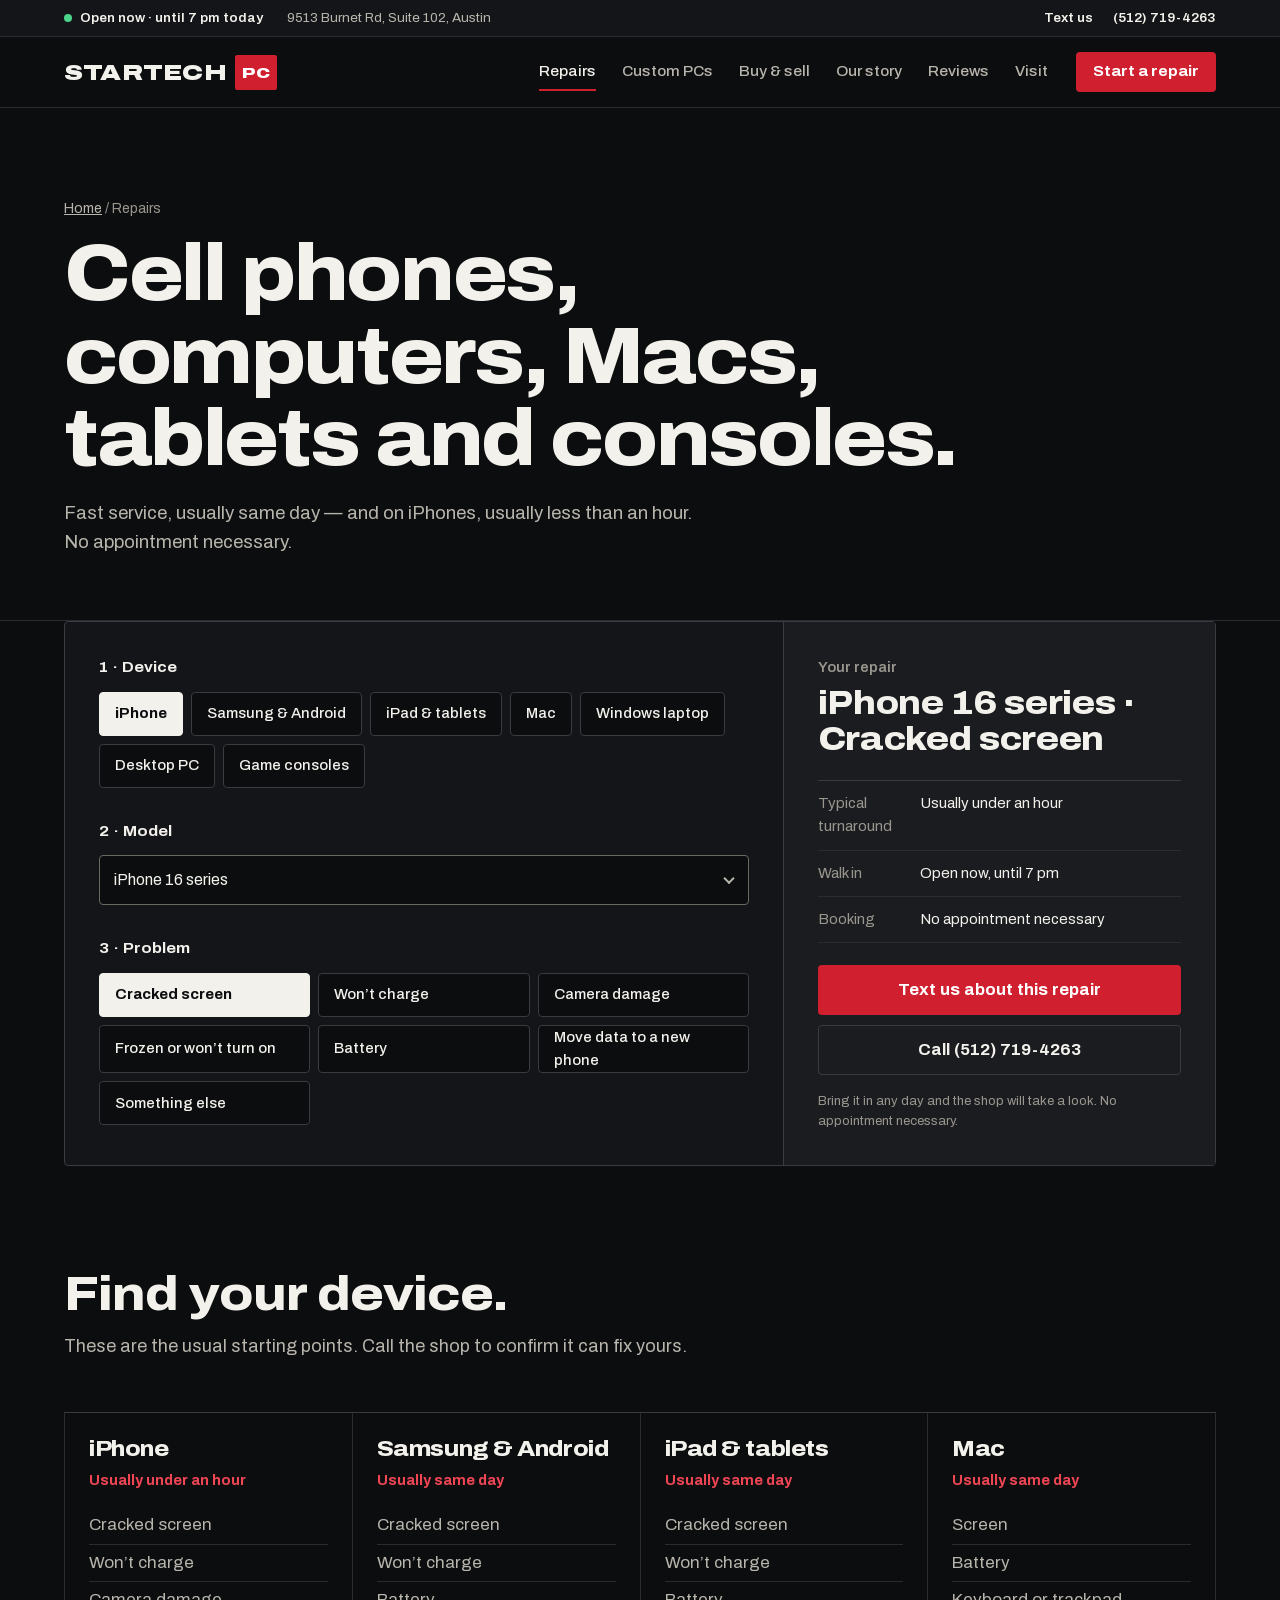
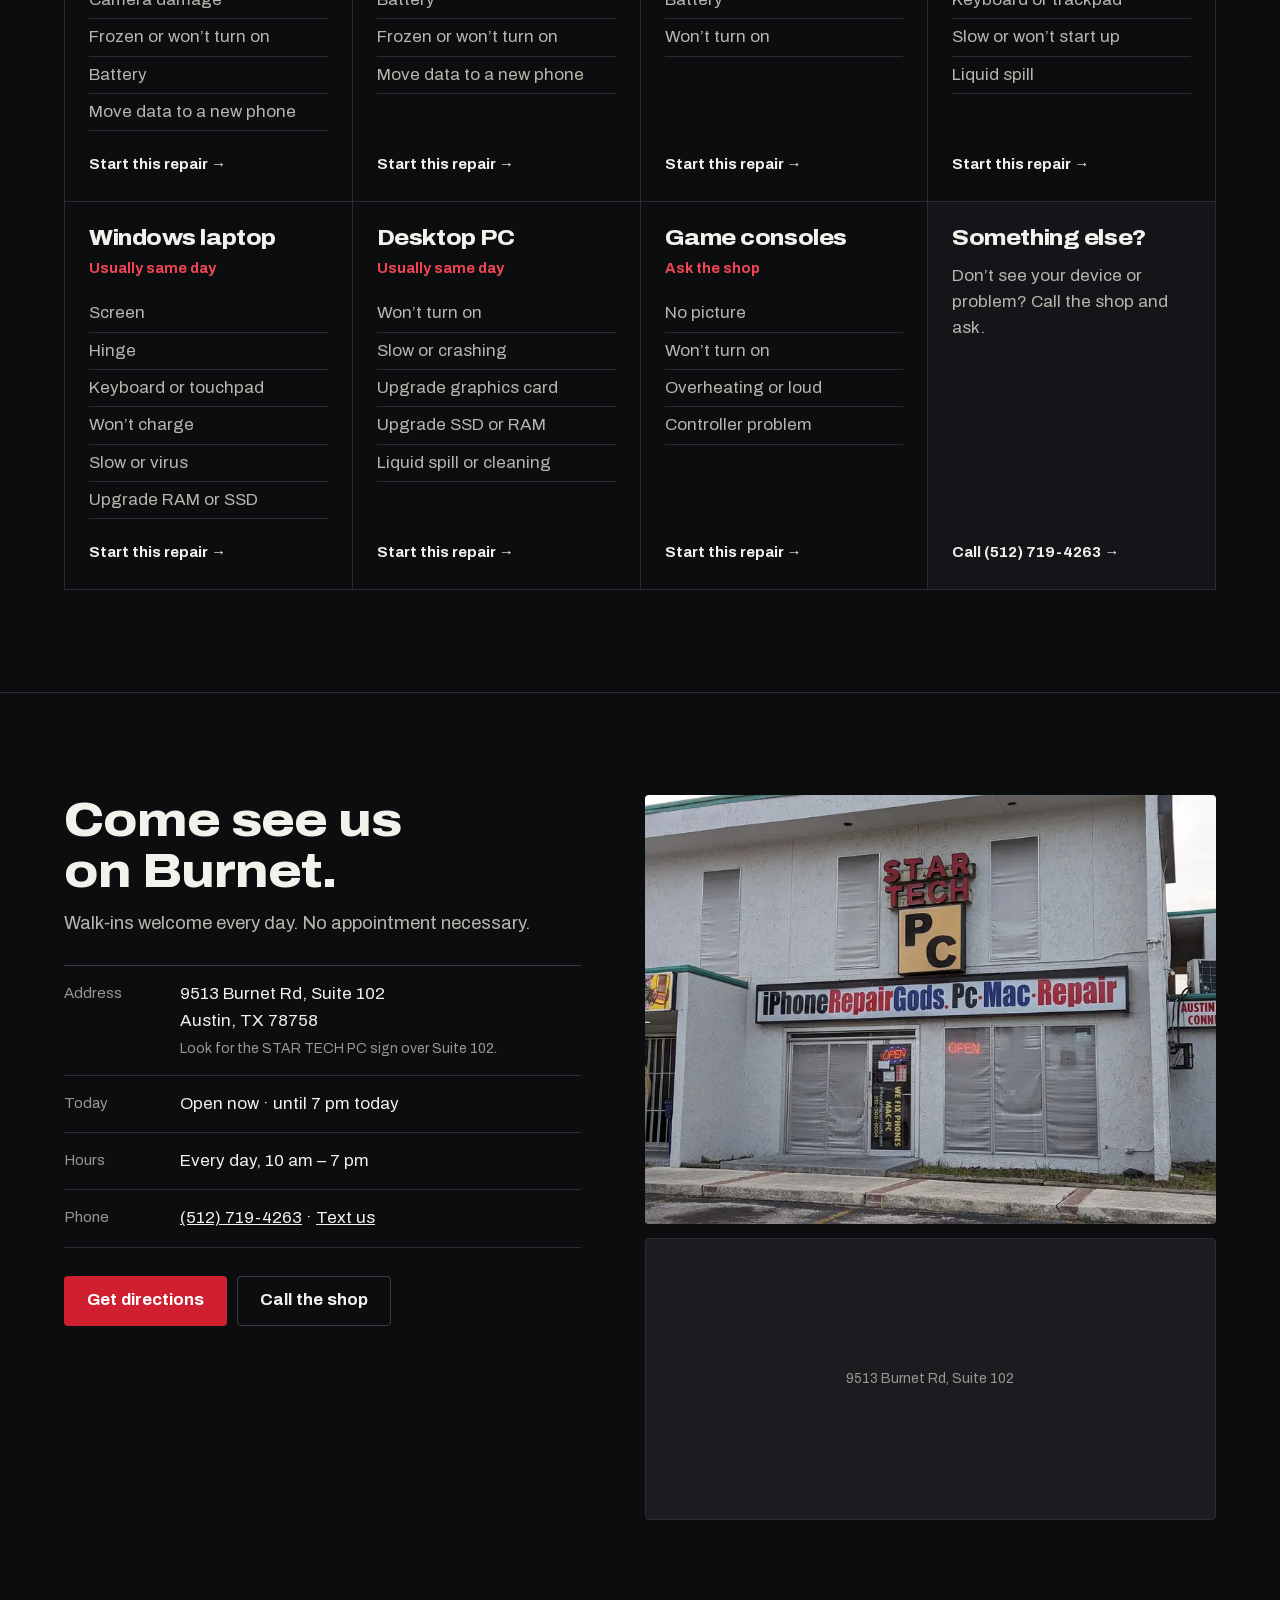
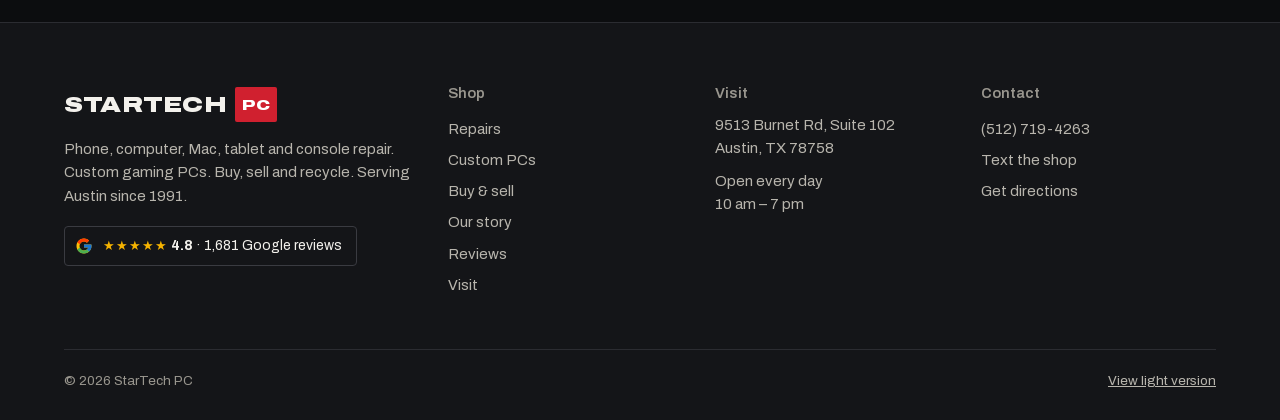
<file: repairs.html>
<!doctype html>
<html lang="en" data-theme="dark">
<head>
<meta charset="utf-8">
<meta name="viewport" content="width=device-width, initial-scale=1">
<meta name="robots" content="noindex, nofollow">
<title>Repairs · StarTech PC Austin</title>
<meta name="description" content="iPhone, Samsung, iPad, Mac, laptop, desktop and gaming console repair in North Austin. Usually same day.">
<meta name="color-scheme" content="dark">
<meta name="theme-color" content="#0c0d0f">
<link rel="icon" href="assets/favicon.svg" type="image/svg+xml">
<link rel="preload" href="assets/fonts/archivo-var-latin.woff2" as="font" type="font/woff2" crossorigin>
<link rel="stylesheet" href="assets/site.css">
<script type="application/ld+json">{"@context":"https://schema.org","@type":"ElectronicsStore","name":"StarTech PC","telephone":"+1-512-719-4263","image":"assets/img/storefront-1600.jpg","address":{"@type":"PostalAddress","streetAddress":"9513 Burnet Rd, Suite 102","addressLocality":"Austin","addressRegion":"TX","postalCode":"78758","addressCountry":"US"},"openingHours":"Mo-Su 10:00-19:00","geo":{"@type":"GeoCoordinates","latitude":30.3789233,"longitude":-97.7246592}}</script>
</head>
<body>
<a class="skip" href="#main">Skip to content</a>
<div class="util">
  <div class="wrap">
    <span class="status" data-status>Open daily, 10 am – 7 pm</span>
    <span class="util-addr">9513 Burnet Rd, Suite 102, Austin</span>
    <span class="util-right"><a href="sms:+15127194263?&body=Hi%20StarTech%20PC%2C%20">Text us</a><a href="tel:+15127194263">(512) 719-4263</a></span>
  </div>
</div>
<header class="top">
  <div class="wrap">
    <a class="logo" href="index.html" aria-label="StarTech PC home"><b>STARTECH</b> <i>PC</i></a>
    <nav class="nav" id="nav" aria-label="Main"><a href="repairs.html" aria-current="page">Repairs</a><a href="custom-pcs.html">Custom PCs</a><a href="sell.html">Buy & sell</a><a href="story.html">Our story</a><a href="reviews.html">Reviews</a><a href="visit.html">Visit</a></nav>
    <a class="btn btn-solid btn-sm hide-sm" href="repairs.html#finder">Start a repair</a>
    <button class="menu" aria-expanded="false" aria-controls="nav" data-menu><span></span><span></span><span class="sr">Menu</span></button>
  </div>
</header>
<main id="main">

<section class="page-head">
  <div class="wrap">
    <p class="crumb"><a href="index.html">Home</a> / Repairs</p>
    <h1>Cell phones, computers, Macs, tablets and consoles.</h1>
    <p class="lead">Fast service, usually same day — and on iPhones, usually less than an hour. No appointment necessary.</p>
  </div>
</section>
<section class="finder" id="finder">
  <div class="wrap">
    
    <div class="fx">
      <div class="fx-steps">
        <fieldset class="fx-step"><legend>1 · Device</legend><div class="seg" data-f="device"><button type="button" data-v="iphone" aria-pressed="true">iPhone</button><button type="button" data-v="android" aria-pressed="false">Samsung & Android</button><button type="button" data-v="tablet" aria-pressed="false">iPad & tablets</button><button type="button" data-v="mac" aria-pressed="false">Mac</button><button type="button" data-v="laptop" aria-pressed="false">Windows laptop</button><button type="button" data-v="desktop" aria-pressed="false">Desktop PC</button><button type="button" data-v="console" aria-pressed="false">Game consoles</button></div></fieldset>
        <fieldset class="fx-step"><legend>2 · Model</legend><div class="select"><select data-f="model" aria-label="Model"></select></div></fieldset>
        <fieldset class="fx-step"><legend>3 · Problem</legend><div class="seg seg-col" data-f="repair"></div></fieldset>
      </div>
      <div class="fx-out">
        <p class="fx-what">Your repair</p>
        <p class="fx-title" data-o="what" aria-live="polite">iPhone 16 series · Cracked screen</p>
        <dl class="fx-meta">
          <div><dt>Typical turnaround</dt><dd data-o="time">Usually under an hour</dd></div>
          <div><dt>Walk in</dt><dd data-o="open">Open daily, 10 am – 7 pm</dd></div>
          <div><dt>Booking</dt><dd>No appointment necessary</dd></div>
        </dl>
        <div class="fx-cta"><a class="btn btn-solid" data-o="sms" href="sms:+15127194263?&body=Hi%20StarTech%20PC%2C%20">Text us about this repair</a><a class="btn btn-line" href="tel:+15127194263">Call (512) 719-4263</a></div>
        <p class="fx-note">Bring it in any day and the shop will take a look. No appointment necessary.</p>
      </div>
    </div>
  </div>
</section>
<section class="price-lists">
  <div class="wrap">
    <div class="sec-head"><h2>Find your device.</h2><p>These are the usual starting points. Call the shop to confirm it can fix yours.</p></div>
    <div class="fixgrid"><div class="fixcol" id="iphone"><h3>iPhone</h3><p class="fix-time">Usually under an hour</p><ul><li>Cracked screen</li><li>Won’t charge</li><li>Camera damage</li><li>Frozen or won’t turn on</li><li>Battery</li><li>Move data to a new phone</li></ul><a href="repairs.html?d=iphone#finder" aria-label="Start a repair: iPhone">Start this repair&nbsp;→</a></div><div class="fixcol" id="android"><h3>Samsung & Android</h3><p class="fix-time">Usually same day</p><ul><li>Cracked screen</li><li>Won’t charge</li><li>Battery</li><li>Frozen or won’t turn on</li><li>Move data to a new phone</li></ul><a href="repairs.html?d=android#finder" aria-label="Start a repair: Samsung & Android">Start this repair&nbsp;→</a></div><div class="fixcol" id="tablet"><h3>iPad & tablets</h3><p class="fix-time">Usually same day</p><ul><li>Cracked screen</li><li>Won’t charge</li><li>Battery</li><li>Won’t turn on</li></ul><a href="repairs.html?d=tablet#finder" aria-label="Start a repair: iPad & tablets">Start this repair&nbsp;→</a></div><div class="fixcol" id="mac"><h3>Mac</h3><p class="fix-time">Usually same day</p><ul><li>Screen</li><li>Battery</li><li>Keyboard or trackpad</li><li>Slow or won’t start up</li><li>Liquid spill</li></ul><a href="repairs.html?d=mac#finder" aria-label="Start a repair: Mac">Start this repair&nbsp;→</a></div><div class="fixcol" id="laptop"><h3>Windows laptop</h3><p class="fix-time">Usually same day</p><ul><li>Screen</li><li>Hinge</li><li>Keyboard or touchpad</li><li>Won’t charge</li><li>Slow or virus</li><li>Upgrade RAM or SSD</li></ul><a href="repairs.html?d=laptop#finder" aria-label="Start a repair: Windows laptop">Start this repair&nbsp;→</a></div><div class="fixcol" id="desktop"><h3>Desktop PC</h3><p class="fix-time">Usually same day</p><ul><li>Won’t turn on</li><li>Slow or crashing</li><li>Upgrade graphics card</li><li>Upgrade SSD or RAM</li><li>Liquid spill or cleaning</li></ul><a href="repairs.html?d=desktop#finder" aria-label="Start a repair: Desktop PC">Start this repair&nbsp;→</a></div><div class="fixcol" id="console"><h3>Game consoles</h3><p class="fix-time">Ask the shop</p><ul><li>No picture</li><li>Won’t turn on</li><li>Overheating or loud</li><li>Controller problem</li></ul><a href="repairs.html?d=console#finder" aria-label="Start a repair: Game consoles">Start this repair&nbsp;→</a></div><div class="fixcol fixcol-more"><h3>Something else?</h3><p>Don’t see your device or problem? Call the shop and ask.</p><a href="tel:+15127194263">Call (512) 719-4263&nbsp;→</a></div></div>
  </div>
</section>
<section class="visit" id="visit">
  <div class="wrap visit-grid">
    <div class="visit-info">
      <h2>Come see us on Burnet.</h2>
      <p class="lead">Walk‑ins welcome every day. No appointment necessary.</p>
      <dl class="facts">
        <div><dt>Address</dt><dd>9513 Burnet Rd, Suite 102<br>Austin, TX 78758<small>Look for the STAR TECH PC sign over Suite 102.</small></dd></div>
        <div><dt>Today</dt><dd><span data-status>Open daily, 10 am – 7 pm</span></dd></div>
        <div><dt>Hours</dt><dd>Every day, 10&nbsp;am – 7&nbsp;pm</dd></div>
        <div><dt>Phone</dt><dd><a href="tel:+15127194263">(512) 719-4263</a> · <a href="sms:+15127194263?&body=Hi%20StarTech%20PC%2C%20">Text us</a></dd></div>
      </dl>
      <div class="row-btns"><a class="btn btn-solid" href="https://www.google.com/maps/dir/?api=1&destination=StarTech+PC+9513+Burnet+Rd+Ste+102+Austin+TX+78758" target="_blank" rel="noopener">Get directions</a><a class="btn btn-line" href="tel:+15127194263">Call the shop</a></div>
    </div>
    <div class="visit-media">
      <picture class="visit-photo"><source type="image/webp" srcset="assets/img/storefront-800.webp 800w, assets/img/storefront-1600.webp 1600w" sizes="(min-width: 900px) 50vw, 100vw"><img src="assets/img/storefront-1600.jpg" srcset="assets/img/storefront-800.jpg 800w, assets/img/storefront-1600.jpg 1600w" sizes="(min-width: 900px) 50vw, 100vw" alt="The storefront at 9513 Burnet Rd, Suite 102, with the STAR TECH PC sign above the door" loading="lazy" decoding="async"></picture>
      <div class="map"><iframe title="Map to StarTech PC" loading="lazy" referrerpolicy="no-referrer-when-downgrade" src="https://www.google.com/maps?q=StarTech+PC,+9513+Burnet+Rd+Ste+102,+Austin,+TX+78758&output=embed"></iframe></div>
    </div>
  </div>
</section>
</main>
<footer class="foot">
  <div class="wrap foot-grid">
    <div>
      <a class="logo" href="index.html" aria-label="StarTech PC home"><b>STARTECH</b> <i>PC</i></a>
      <p>Phone, computer, Mac, tablet and console repair. Custom gaming PCs. Buy, sell and recycle. Serving Austin since 1991.</p>
      <a class="foot-rating" href="https://www.google.com/maps/place/StarTech+PC/@30.3789233,-97.7246592,17z/data=!4m8!3m7!1s0x8644cbd748c72579:0x94a05ef3e4cf8bf5!8m2!3d30.3789233!4d-97.7246592!9m1!1b1" target="_blank" rel="noopener"><svg class="g" viewBox="0 0 48 48" aria-hidden="true"><path fill="#FFC107" d="M43.6 20.1H42V20H24v8h11.3C33.7 32.7 29.2 36 24 36c-6.6 0-12-5.4-12-12s5.4-12 12-12c3.1 0 5.8 1.2 7.9 3.1l5.7-5.7C34 6.1 29.3 4 24 4 13 4 4 13 4 24s9 20 20 20 20-9 20-20c0-1.3-.1-2.6-.4-3.9z"/><path fill="#FF3D00" d="m6.3 14.7 6.6 4.8C14.7 15.1 19 12 24 12c3.1 0 5.8 1.2 7.9 3.1l5.7-5.7C34 6.1 29.3 4 24 4 16.3 4 9.7 8.3 6.3 14.7z"/><path fill="#4CAF50" d="M24 44c5.2 0 9.9-2 13.4-5.2l-6.2-5.2C29.2 35.1 26.7 36 24 36c-5.2 0-9.6-3.3-11.3-7.9l-6.5 5C9.5 39.6 16.2 44 24 44z"/><path fill="#1976D2" d="M43.6 20.1H42V20H24v8h11.3c-.8 2.2-2.2 4.2-4.1 5.6l6.2 5.2C37 39.2 44 34 44 24c0-1.3-.1-2.6-.4-3.9z"/></svg><span><span class="stars" aria-hidden="true">★★★★★</span> <b>4.8</b> · 1,681 Google reviews</span></a>
    </div>
    <div><h2>Shop</h2><a href="repairs.html">Repairs</a><a href="custom-pcs.html">Custom PCs</a><a href="sell.html">Buy & sell</a><a href="story.html">Our story</a><a href="reviews.html">Reviews</a><a href="visit.html">Visit</a></div>
    <div><h2>Visit</h2><p>9513 Burnet Rd, Suite&nbsp;102<br>Austin, TX 78758</p><p>Open every day<br>10&nbsp;am – 7&nbsp;pm</p></div>
    <div><h2>Contact</h2><a href="tel:+15127194263">(512) 719-4263</a><a href="sms:+15127194263?&body=Hi%20StarTech%20PC%2C%20">Text the shop</a><a href="https://www.google.com/maps/dir/?api=1&destination=StarTech+PC+9513+Burnet+Rd+Ste+102+Austin+TX+78758" target="_blank" rel="noopener">Get directions</a></div>
  </div>
  <div class="wrap foot-base"><span>© 2026 StarTech PC</span><a href="light/repairs.html">View light version</a></div>
</footer>
<nav class="callbar" aria-label="Quick contact">
  <a href="tel:+15127194263">Call</a><a href="sms:+15127194263?&body=Hi%20StarTech%20PC%2C%20">Text</a><a href="https://www.google.com/maps/dir/?api=1&destination=StarTech+PC+9513+Burnet+Rd+Ste+102+Austin+TX+78758" target="_blank" rel="noopener">Directions</a>
</nav>
<script>window.ST={"hours":[[10,19],[10,19],[10,19],[10,19],[10,19],[10,19],[10,19]],"tel":"+15127194263","count":"1,681"};</script>
<script src="assets/data.js" defer></script>
<script src="assets/app.js" defer></script>
</body>
</html>
</file>
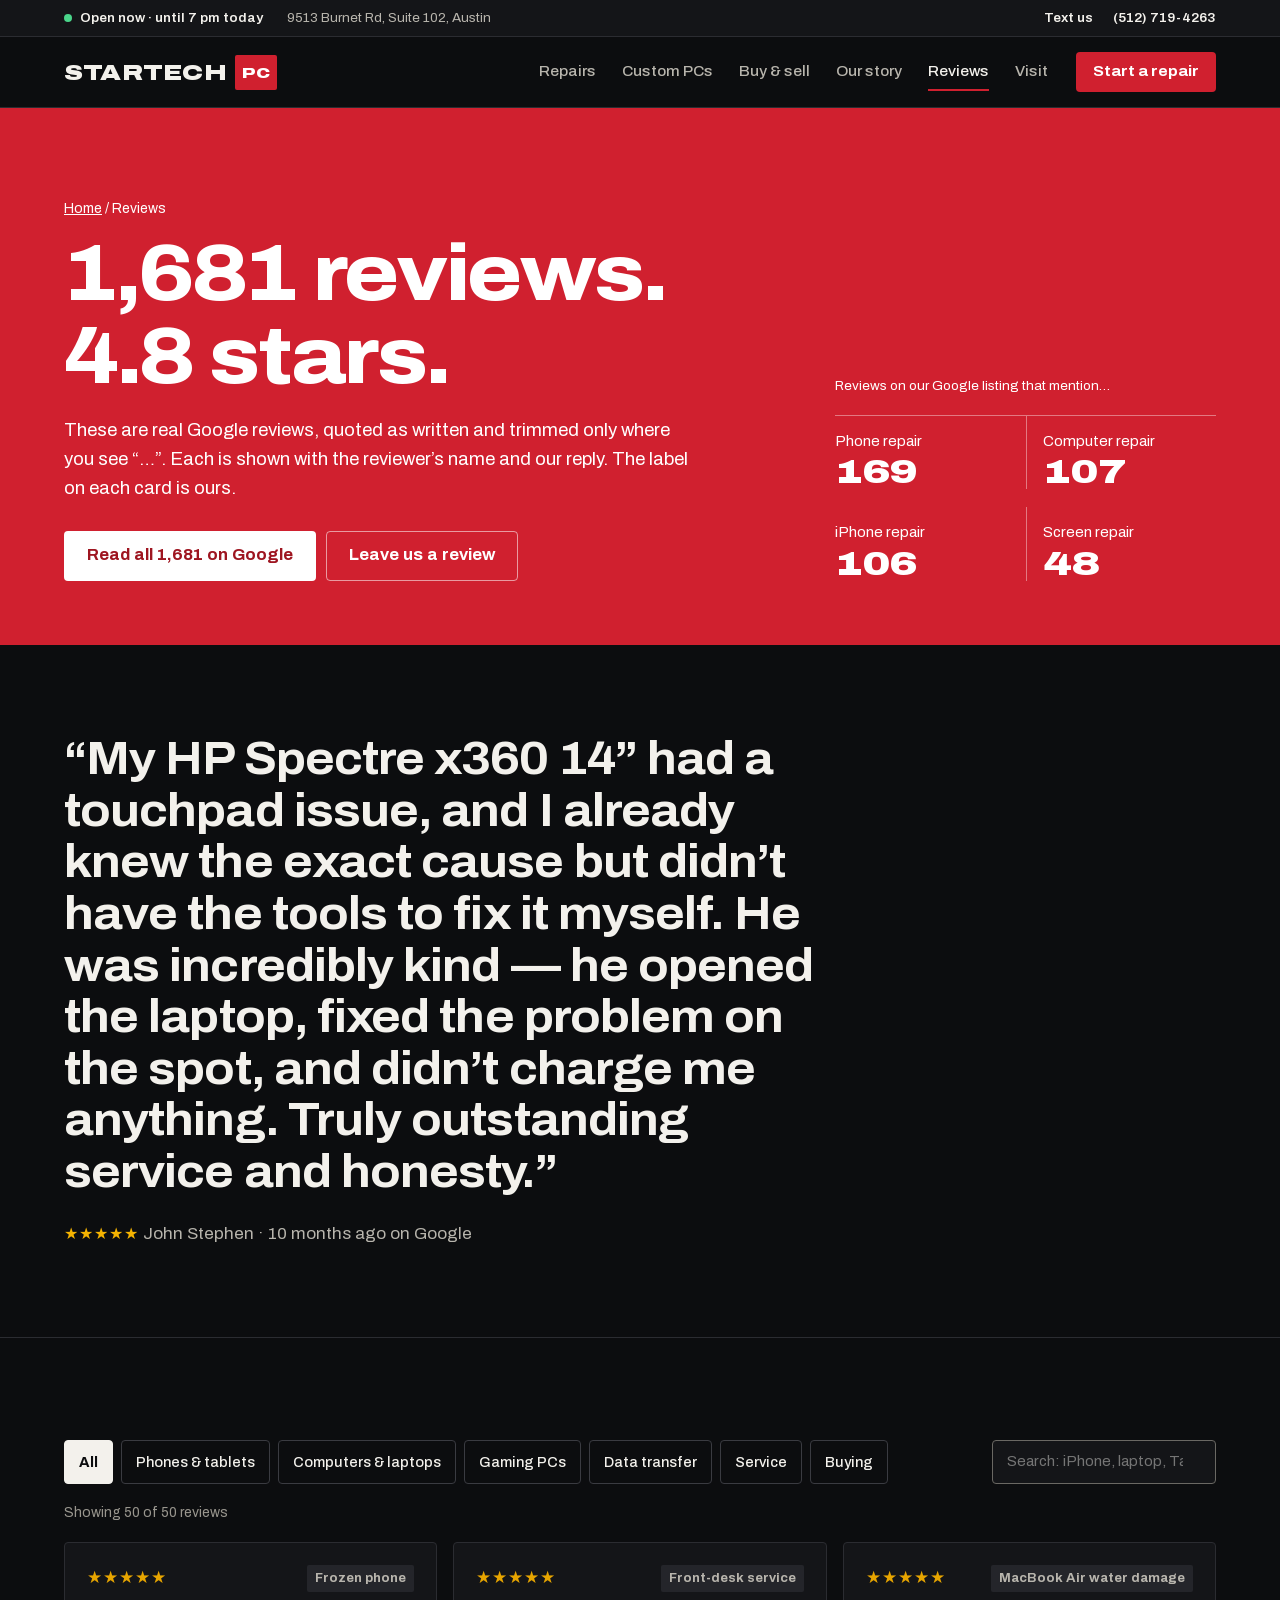
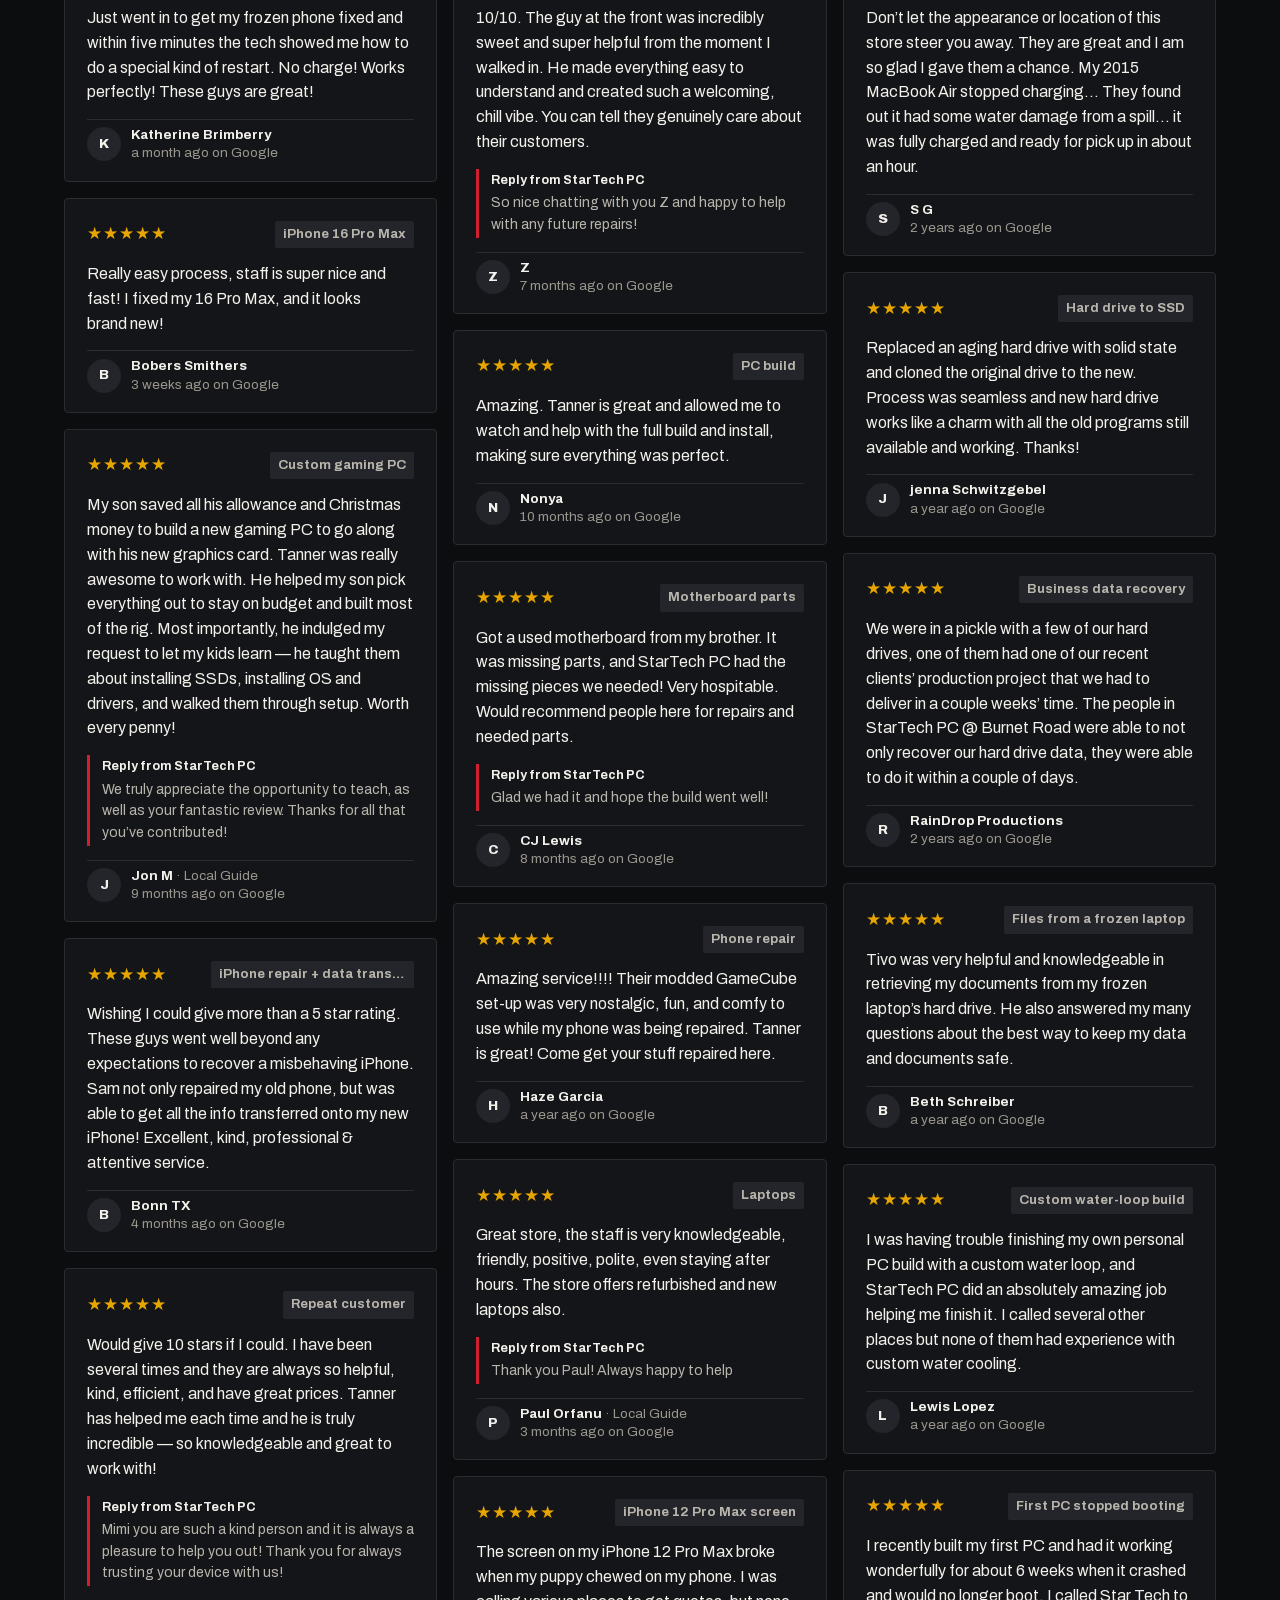
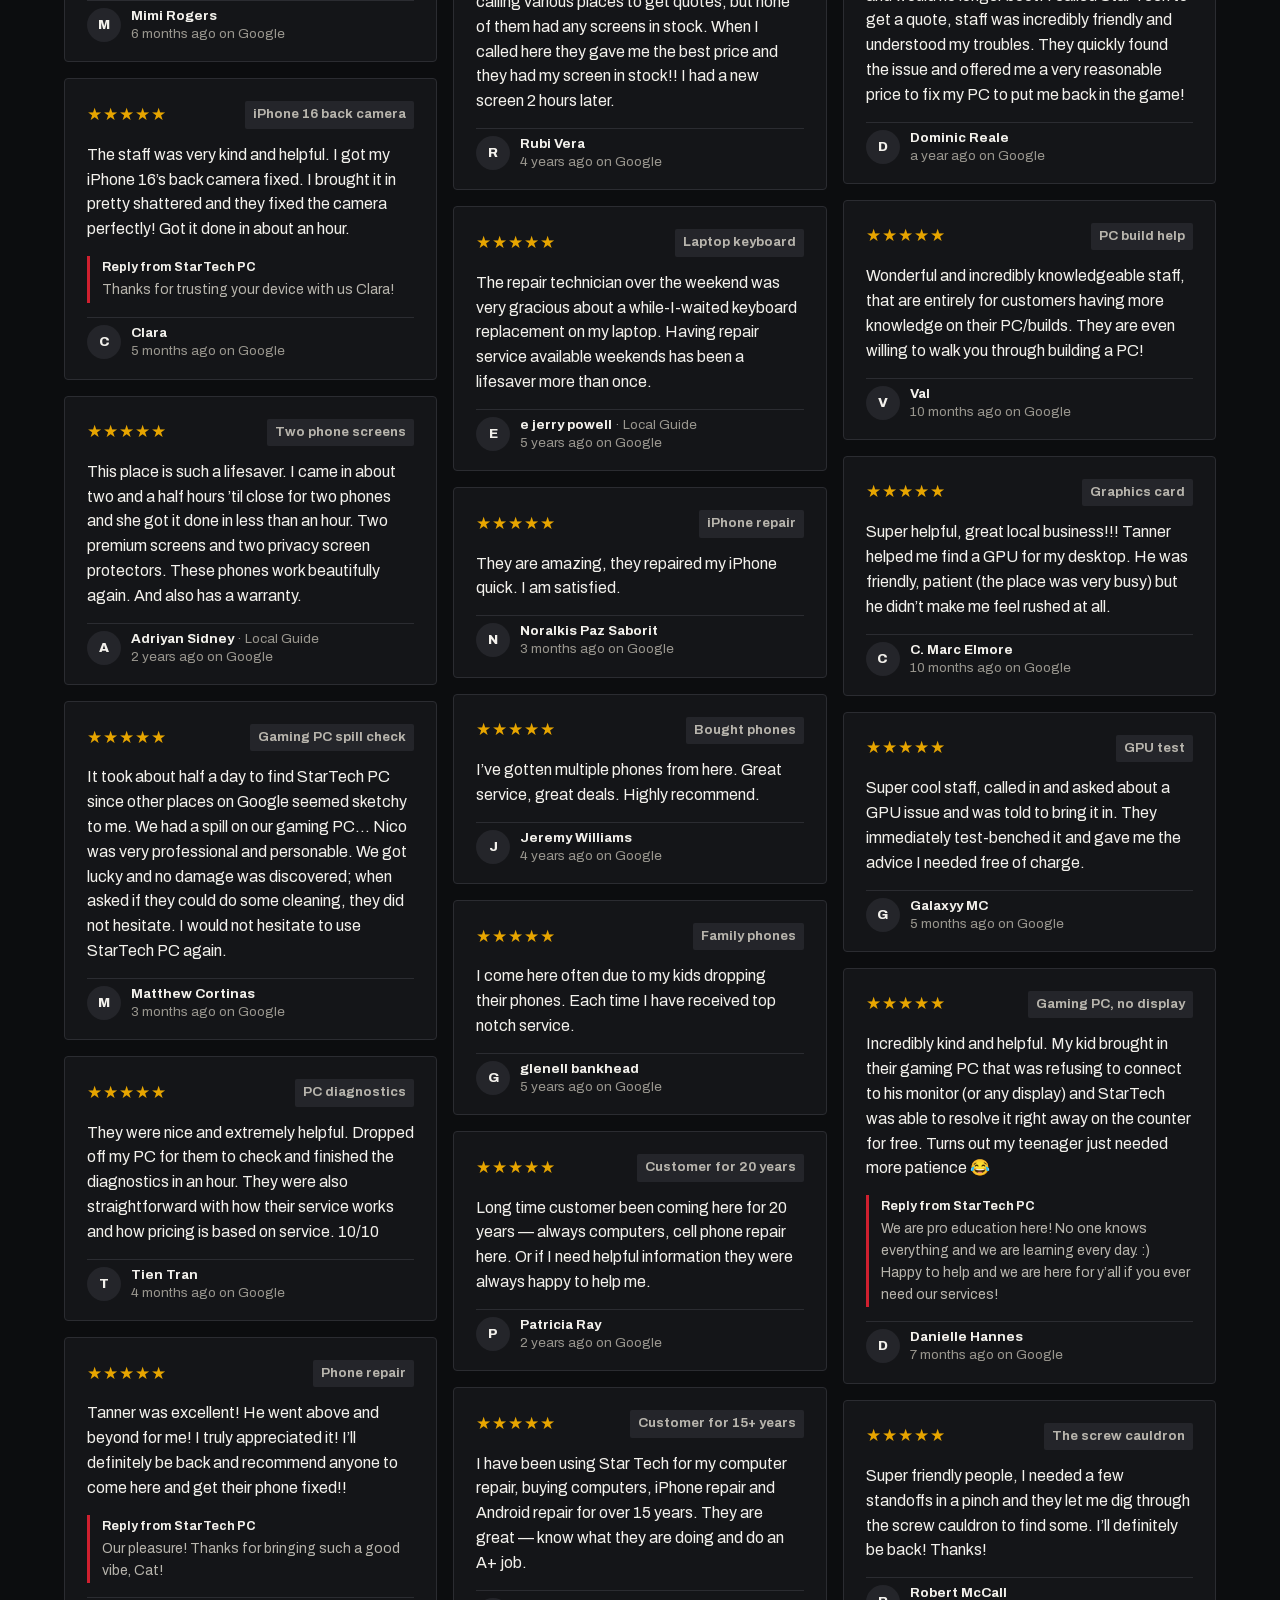
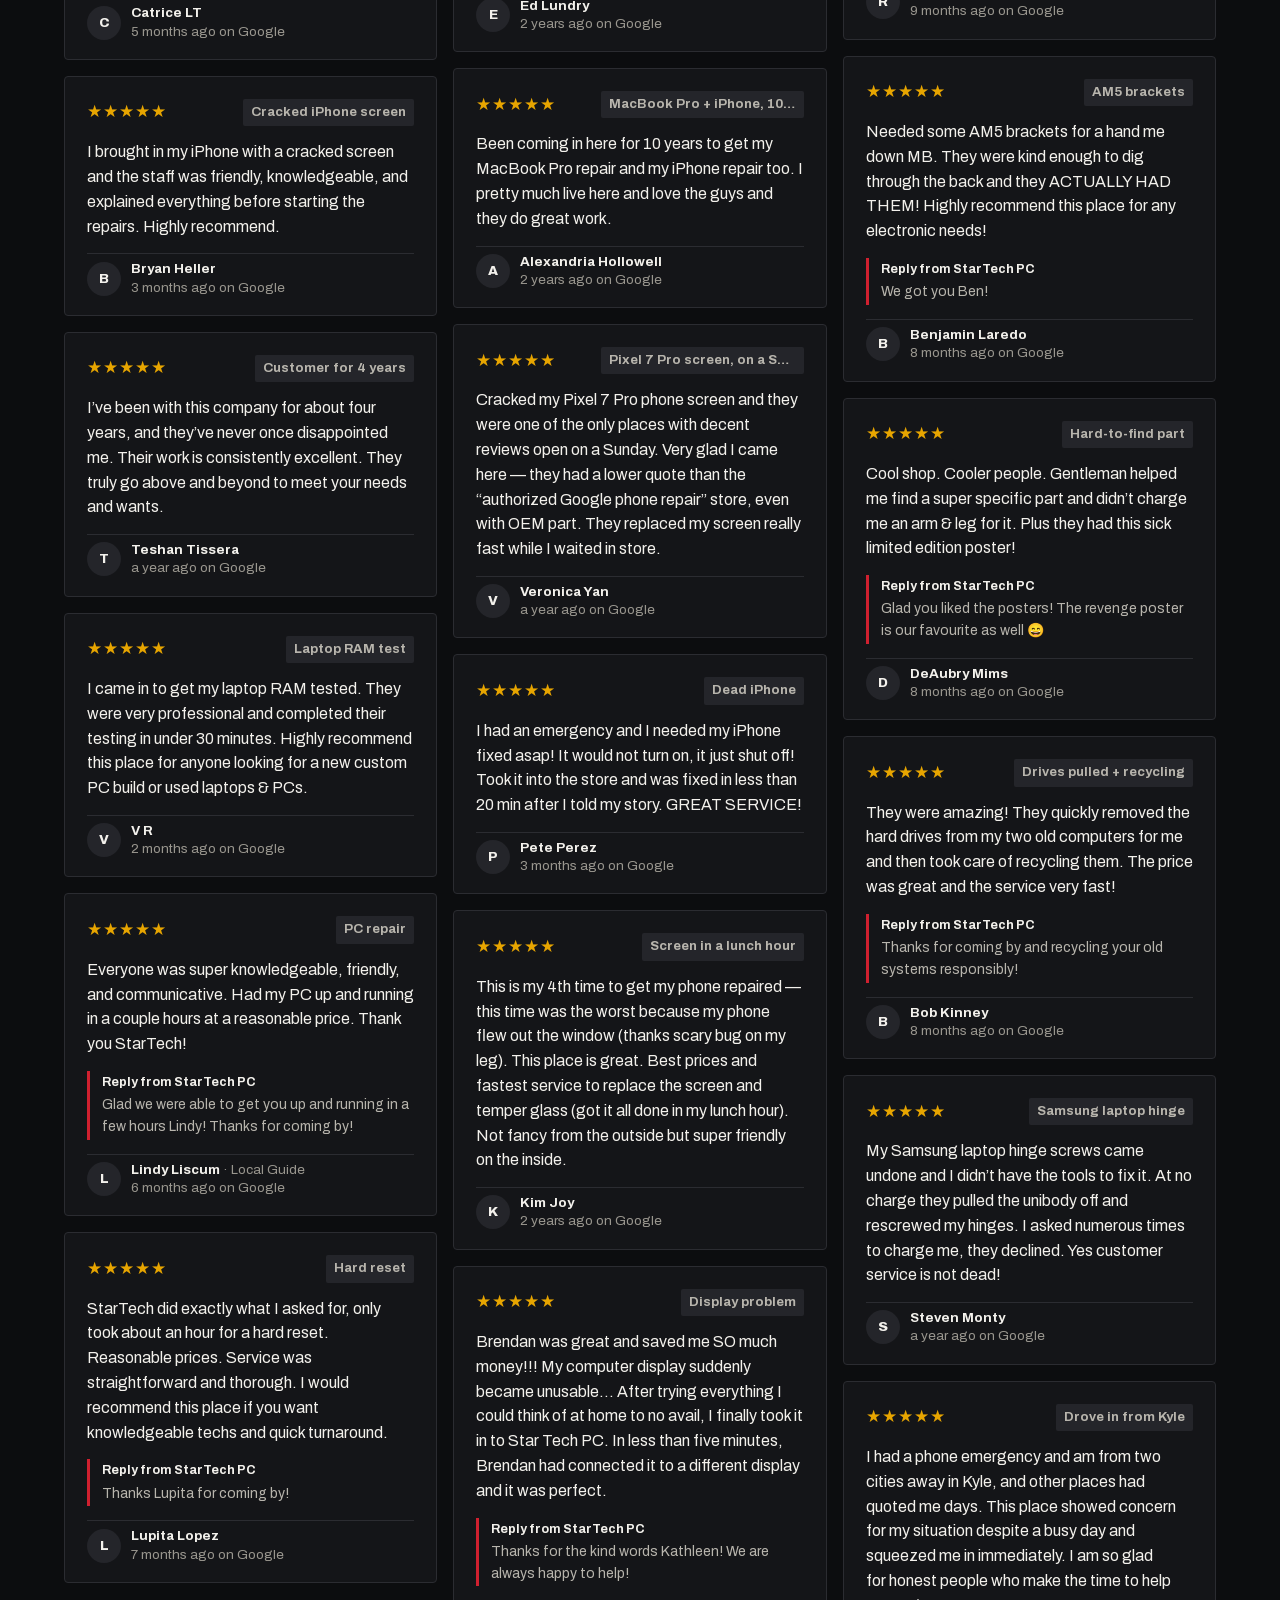
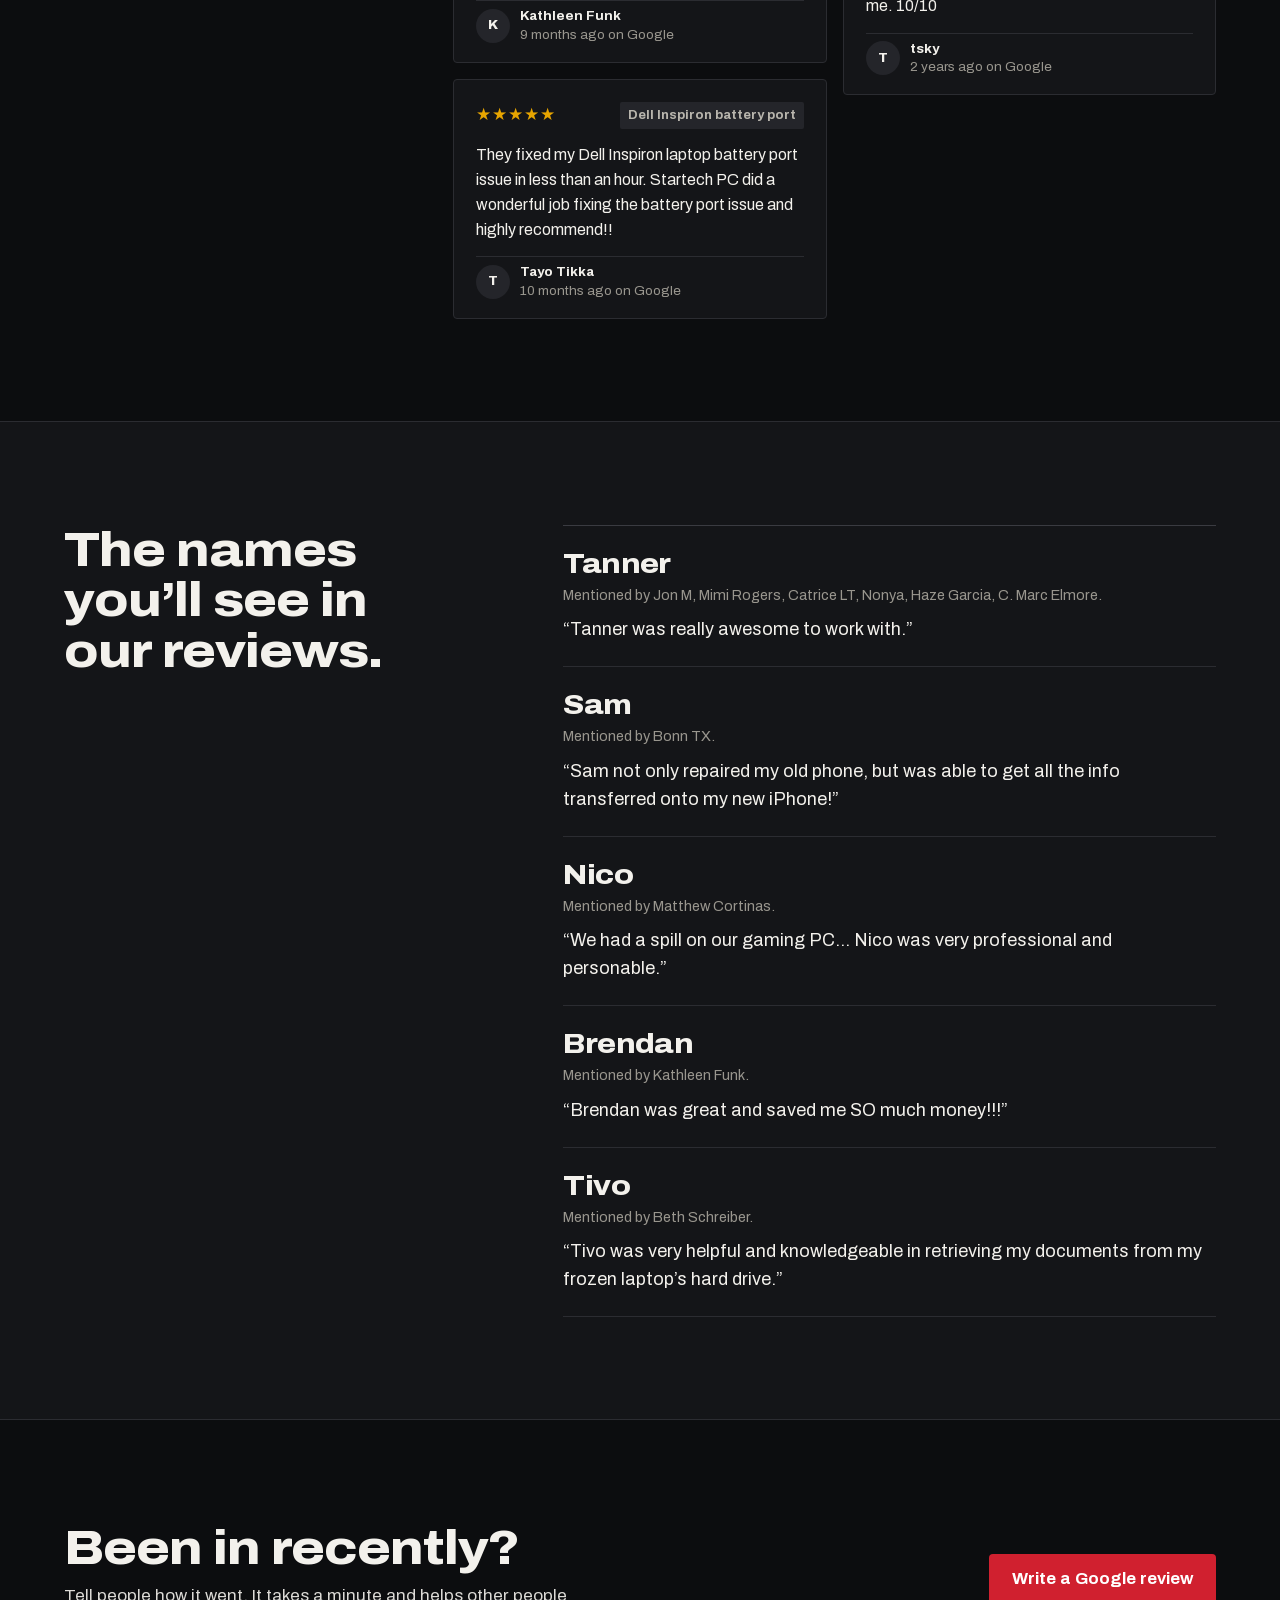
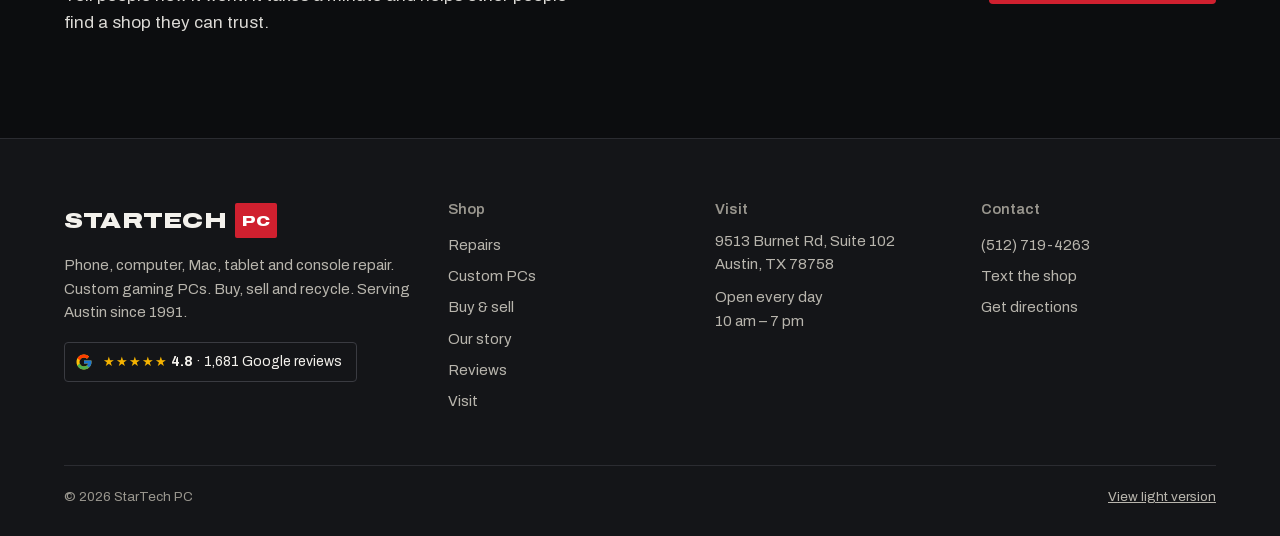
<file: reviews.html>
<!doctype html>
<html lang="en" data-theme="dark">
<head>
<meta charset="utf-8">
<meta name="viewport" content="width=device-width, initial-scale=1">
<meta name="robots" content="noindex, nofollow">
<title>Reviews · StarTech PC Austin</title>
<meta name="description" content="1,681 Google reviews, 4.8 stars. Real reviews of StarTech PC repairs and custom builds.">
<meta name="color-scheme" content="dark">
<meta name="theme-color" content="#0c0d0f">
<link rel="icon" href="assets/favicon.svg" type="image/svg+xml">
<link rel="preload" href="assets/fonts/archivo-var-latin.woff2" as="font" type="font/woff2" crossorigin>
<link rel="stylesheet" href="assets/site.css">
<script type="application/ld+json">{"@context":"https://schema.org","@type":"ElectronicsStore","name":"StarTech PC","telephone":"+1-512-719-4263","image":"assets/img/storefront-1600.jpg","address":{"@type":"PostalAddress","streetAddress":"9513 Burnet Rd, Suite 102","addressLocality":"Austin","addressRegion":"TX","postalCode":"78758","addressCountry":"US"},"openingHours":"Mo-Su 10:00-19:00","geo":{"@type":"GeoCoordinates","latitude":30.3789233,"longitude":-97.7246592}}</script>
</head>
<body>
<a class="skip" href="#main">Skip to content</a>
<div class="util">
  <div class="wrap">
    <span class="status" data-status>Open daily, 10 am – 7 pm</span>
    <span class="util-addr">9513 Burnet Rd, Suite 102, Austin</span>
    <span class="util-right"><a href="sms:+15127194263?&body=Hi%20StarTech%20PC%2C%20">Text us</a><a href="tel:+15127194263">(512) 719-4263</a></span>
  </div>
</div>
<header class="top">
  <div class="wrap">
    <a class="logo" href="index.html" aria-label="StarTech PC home"><b>STARTECH</b> <i>PC</i></a>
    <nav class="nav" id="nav" aria-label="Main"><a href="repairs.html">Repairs</a><a href="custom-pcs.html">Custom PCs</a><a href="sell.html">Buy & sell</a><a href="story.html">Our story</a><a href="reviews.html" aria-current="page">Reviews</a><a href="visit.html">Visit</a></nav>
    <a class="btn btn-solid btn-sm hide-sm" href="repairs.html#finder">Start a repair</a>
    <button class="menu" aria-expanded="false" aria-controls="nav" data-menu><span></span><span></span><span class="sr">Menu</span></button>
  </div>
</header>
<main id="main">

<section class="page-head ph-reviews">
  <div class="wrap ph-rev-grid">
    <div>
      <p class="crumb"><a href="index.html">Home</a> / Reviews</p>
      <h1>1,681 reviews. <br class="br-lg">4.8 stars.</h1>
      <p class="lead">These are real Google reviews, quoted as written and trimmed only where you see “…”. Each is shown with the reviewer’s name and our reply. The label on each card is ours.</p>
      <div class="row-btns"><a class="btn btn-solid" href="https://www.google.com/maps/place/StarTech+PC/@30.3789233,-97.7246592,17z/data=!4m8!3m7!1s0x8644cbd748c72579:0x94a05ef3e4cf8bf5!8m2!3d30.3789233!4d-97.7246592!9m1!1b1" target="_blank" rel="noopener">Read all 1,681 on Google</a><a class="btn btn-line" href="https://www.google.com/maps/place/StarTech+PC/@30.3789233,-97.7246592,17z/data=!4m8!3m7!1s0x8644cbd748c72579:0x94a05ef3e4cf8bf5!8m2!3d30.3789233!4d-97.7246592!9m1!1b1" target="_blank" rel="noopener">Leave us a review</a></div>
    </div>
    <div class="ph-score">
      <p class="br-small">Reviews on our Google listing that mention…</p>
      <ul class="br-topics"><li><span>Phone repair</span><b>169</b></li><li><span>Computer repair</span><b>107</b></li><li><span>iPhone repair</span><b>106</b></li><li><span>Screen repair</span><b>48</b></li></ul>
    </div>
  </div>
</section>

<section class="feature-quote">
  <div class="wrap">
    <blockquote>“My HP Spectre x360 14” had a touchpad issue, and I already knew the exact cause but didn’t have the tools to fix it myself. He was incredibly kind — he opened the laptop, fixed the problem on the spot, and didn’t charge me anything. Truly outstanding service and honesty.”</blockquote>
    <p class="fq-by"><span class="stars" aria-hidden="true">★★★★★</span> John Stephen · 10 months ago on Google</p>
  </div>
</section>

<section class="wall-sec">
  <div class="wrap">
    <div class="wall-bar">
      <div class="chips" role="group" aria-label="Filter reviews"><button type="button" data-cat="all" aria-pressed="true">All</button><button type="button" data-cat="phone" aria-pressed="false">Phones & tablets</button><button type="button" data-cat="computer" aria-pressed="false">Computers & laptops</button><button type="button" data-cat="pc" aria-pressed="false">Gaming PCs</button><button type="button" data-cat="data" aria-pressed="false">Data transfer</button><button type="button" data-cat="service" aria-pressed="false">Service</button><button type="button" data-cat="buy" aria-pressed="false">Buying</button></div>
      <label class="search"><span class="sr">Search reviews</span><input type="search" placeholder="Search: iPhone, laptop, Tanner…" data-search></label>
    </div>
    <p class="wall-count" data-wall-count aria-live="polite">Showing 50 of 50 reviews</p>
    <div class="wall" data-wall><figure class="rv" data-cat="phone">
  <div class="rv-top"><span class="stars" aria-hidden="true">★★★★★</span><span class="rv-tag">Frozen phone</span></div>
  <blockquote>Just went in to get my frozen phone fixed and within five minutes the tech showed me how to do a special kind of restart. No charge! Works perfectly! These guys are great!</blockquote>
  
  
  <figcaption><span class="av" aria-hidden="true">K</span><span><b>Katherine Brimberry</b><br>a month ago on Google</span></figcaption>
</figure><figure class="rv" data-cat="phone">
  <div class="rv-top"><span class="stars" aria-hidden="true">★★★★★</span><span class="rv-tag">iPhone 16 Pro Max</span></div>
  <blockquote>Really easy process, staff is super nice and fast! I fixed my 16 Pro Max, and it looks brand new!</blockquote>
  
  
  <figcaption><span class="av" aria-hidden="true">B</span><span><b>Bobers Smithers</b><br>3 weeks ago on Google</span></figcaption>
</figure><figure class="rv" data-cat="pc" data-staff="Tanner">
  <div class="rv-top"><span class="stars" aria-hidden="true">★★★★★</span><span class="rv-tag">Custom gaming PC</span></div>
  <blockquote>My son saved all his allowance and Christmas money to build a new gaming PC to go along with his new graphics card. Tanner was really awesome to work with. He helped my son pick everything out to stay on budget and built most of the rig. Most importantly, he indulged my request to let my kids learn — he taught them about installing SSDs, installing OS and drivers, and walked them through setup. Worth every penny!</blockquote>
  
  <div class="rv-reply"><b>Reply from StarTech PC</b>We truly appreciate the opportunity to teach, as well as your fantastic review. Thanks for all that you’ve contributed!</div>
  <figcaption><span class="av" aria-hidden="true">J</span><span><b>Jon M</b> · Local Guide<br>9 months ago on Google</span></figcaption>
</figure><figure class="rv" data-cat="data" data-staff="Sam">
  <div class="rv-top"><span class="stars" aria-hidden="true">★★★★★</span><span class="rv-tag">iPhone repair + data transfer</span></div>
  <blockquote>Wishing I could give more than a 5 star rating. These guys went well beyond any expectations to recover a misbehaving iPhone. Sam not only repaired my old phone, but was able to get all the info transferred onto my new iPhone! Excellent, kind, professional &amp; attentive service.</blockquote>
  
  
  <figcaption><span class="av" aria-hidden="true">B</span><span><b>Bonn TX</b><br>4 months ago on Google</span></figcaption>
</figure><figure class="rv" data-cat="service" data-staff="Tanner">
  <div class="rv-top"><span class="stars" aria-hidden="true">★★★★★</span><span class="rv-tag">Repeat customer</span></div>
  <blockquote>Would give 10 stars if I could. I have been several times and they are always so helpful, kind, efficient, and have great prices. Tanner has helped me each time and he is truly incredible — so knowledgeable and great to work with!</blockquote>
  
  <div class="rv-reply"><b>Reply from StarTech PC</b>Mimi you are such a kind person and it is always a pleasure to help you out! Thank you for always trusting your device with us!</div>
  <figcaption><span class="av" aria-hidden="true">M</span><span><b>Mimi Rogers</b><br>6 months ago on Google</span></figcaption>
</figure><figure class="rv" data-cat="phone">
  <div class="rv-top"><span class="stars" aria-hidden="true">★★★★★</span><span class="rv-tag">iPhone 16 back camera</span></div>
  <blockquote>The staff was very kind and helpful. I got my iPhone 16’s back camera fixed. I brought it in pretty shattered and they fixed the camera perfectly! Got it done in about an hour.</blockquote>
  
  <div class="rv-reply"><b>Reply from StarTech PC</b>Thanks for trusting your device with us Clara!</div>
  <figcaption><span class="av" aria-hidden="true">C</span><span><b>Clara</b><br>5 months ago on Google</span></figcaption>
</figure><figure class="rv" data-cat="phone">
  <div class="rv-top"><span class="stars" aria-hidden="true">★★★★★</span><span class="rv-tag">Two phone screens</span></div>
  <blockquote>This place is such a lifesaver. I came in about two and a half hours ’til close for two phones and she got it done in less than an hour. Two premium screens and two privacy screen protectors. These phones work beautifully again. And also has a warranty.</blockquote>
  
  
  <figcaption><span class="av" aria-hidden="true">A</span><span><b>Adriyan Sidney</b> · Local Guide<br>2 years ago on Google</span></figcaption>
</figure><figure class="rv" data-cat="pc" data-staff="Nico">
  <div class="rv-top"><span class="stars" aria-hidden="true">★★★★★</span><span class="rv-tag">Gaming PC spill check</span></div>
  <blockquote>It took about half a day to find StarTech PC since other places on Google seemed sketchy to me. We had a spill on our gaming PC… Nico was very professional and personable. We got lucky and no damage was discovered; when asked if they could do some cleaning, they did not hesitate. I would not hesitate to use StarTech PC again.</blockquote>
  
  
  <figcaption><span class="av" aria-hidden="true">M</span><span><b>Matthew Cortinas</b><br>3 months ago on Google</span></figcaption>
</figure><figure class="rv" data-cat="computer">
  <div class="rv-top"><span class="stars" aria-hidden="true">★★★★★</span><span class="rv-tag">PC diagnostics</span></div>
  <blockquote>They were nice and extremely helpful. Dropped off my PC for them to check and finished the diagnostics in an hour. They were also straightforward with how their service works and how pricing is based on service. 10/10</blockquote>
  
  
  <figcaption><span class="av" aria-hidden="true">T</span><span><b>Tien Tran</b><br>4 months ago on Google</span></figcaption>
</figure><figure class="rv" data-cat="phone" data-staff="Tanner">
  <div class="rv-top"><span class="stars" aria-hidden="true">★★★★★</span><span class="rv-tag">Phone repair</span></div>
  <blockquote>Tanner was excellent! He went above and beyond for me! I truly appreciated it! I’ll definitely be back and recommend anyone to come here and get their phone fixed!!</blockquote>
  
  <div class="rv-reply"><b>Reply from StarTech PC</b>Our pleasure! Thanks for bringing such a good vibe, Cat!</div>
  <figcaption><span class="av" aria-hidden="true">C</span><span><b>Catrice LT</b><br>5 months ago on Google</span></figcaption>
</figure><figure class="rv" data-cat="phone">
  <div class="rv-top"><span class="stars" aria-hidden="true">★★★★★</span><span class="rv-tag">Cracked iPhone screen</span></div>
  <blockquote>I brought in my iPhone with a cracked screen and the staff was friendly, knowledgeable, and explained everything before starting the repairs. Highly recommend.</blockquote>
  
  
  <figcaption><span class="av" aria-hidden="true">B</span><span><b>Bryan Heller</b><br>3 months ago on Google</span></figcaption>
</figure><figure class="rv" data-cat="computer">
  <div class="rv-top"><span class="stars" aria-hidden="true">★★★★★</span><span class="rv-tag">Customer for 4 years</span></div>
  <blockquote>I’ve been with this company for about four years, and they’ve never once disappointed me. Their work is consistently excellent. They truly go above and beyond to meet your needs and wants.</blockquote>
  
  
  <figcaption><span class="av" aria-hidden="true">T</span><span><b>Teshan Tissera</b><br>a year ago on Google</span></figcaption>
</figure><figure class="rv" data-cat="computer">
  <div class="rv-top"><span class="stars" aria-hidden="true">★★★★★</span><span class="rv-tag">Laptop RAM test</span></div>
  <blockquote>I came in to get my laptop RAM tested. They were very professional and completed their testing in under 30 minutes. Highly recommend this place for anyone looking for a new custom PC build or used laptops &amp; PCs.</blockquote>
  
  
  <figcaption><span class="av" aria-hidden="true">V</span><span><b>V R</b><br>2 months ago on Google</span></figcaption>
</figure><figure class="rv" data-cat="computer">
  <div class="rv-top"><span class="stars" aria-hidden="true">★★★★★</span><span class="rv-tag">PC repair</span></div>
  <blockquote>Everyone was super knowledgeable, friendly, and communicative. Had my PC up and running in a couple hours at a reasonable price. Thank you StarTech!</blockquote>
  
  <div class="rv-reply"><b>Reply from StarTech PC</b>Glad we were able to get you up and running in a few hours Lindy! Thanks for coming by!</div>
  <figcaption><span class="av" aria-hidden="true">L</span><span><b>Lindy Liscum</b> · Local Guide<br>6 months ago on Google</span></figcaption>
</figure><figure class="rv" data-cat="service">
  <div class="rv-top"><span class="stars" aria-hidden="true">★★★★★</span><span class="rv-tag">Hard reset</span></div>
  <blockquote>StarTech did exactly what I asked for, only took about an hour for a hard reset. Reasonable prices. Service was straightforward and thorough. I would recommend this place if you want knowledgeable techs and quick turnaround.</blockquote>
  
  <div class="rv-reply"><b>Reply from StarTech PC</b>Thanks Lupita for coming by!</div>
  <figcaption><span class="av" aria-hidden="true">L</span><span><b>Lupita Lopez</b><br>7 months ago on Google</span></figcaption>
</figure><figure class="rv" data-cat="service">
  <div class="rv-top"><span class="stars" aria-hidden="true">★★★★★</span><span class="rv-tag">Front-desk service</span></div>
  <blockquote>10/10. The guy at the front was incredibly sweet and super helpful from the moment I walked in. He made everything easy to understand and created such a welcoming, chill vibe. You can tell they genuinely care about their customers.</blockquote>
  
  <div class="rv-reply"><b>Reply from StarTech PC</b>So nice chatting with you Z and happy to help with any future repairs!</div>
  <figcaption><span class="av" aria-hidden="true">Z</span><span><b>Z</b><br>7 months ago on Google</span></figcaption>
</figure><figure class="rv" data-cat="pc" data-staff="Tanner">
  <div class="rv-top"><span class="stars" aria-hidden="true">★★★★★</span><span class="rv-tag">PC build</span></div>
  <blockquote>Amazing. Tanner is great and allowed me to watch and help with the full build and install, making sure everything was perfect.</blockquote>
  
  
  <figcaption><span class="av" aria-hidden="true">N</span><span><b>Nonya</b><br>10 months ago on Google</span></figcaption>
</figure><figure class="rv" data-cat="pc">
  <div class="rv-top"><span class="stars" aria-hidden="true">★★★★★</span><span class="rv-tag">Motherboard parts</span></div>
  <blockquote>Got a used motherboard from my brother. It was missing parts, and StarTech PC had the missing pieces we needed! Very hospitable. Would recommend people here for repairs and needed parts.</blockquote>
  
  <div class="rv-reply"><b>Reply from StarTech PC</b>Glad we had it and hope the build went well!</div>
  <figcaption><span class="av" aria-hidden="true">C</span><span><b>CJ Lewis</b><br>8 months ago on Google</span></figcaption>
</figure><figure class="rv" data-cat="phone" data-staff="Tanner">
  <div class="rv-top"><span class="stars" aria-hidden="true">★★★★★</span><span class="rv-tag">Phone repair</span></div>
  <blockquote>Amazing service!!!! Their modded GameCube set-up was very nostalgic, fun, and comfy to use while my phone was being repaired. Tanner is great! Come get your stuff repaired here.</blockquote>
  
  
  <figcaption><span class="av" aria-hidden="true">H</span><span><b>Haze Garcia</b><br>a year ago on Google</span></figcaption>
</figure><figure class="rv" data-cat="computer">
  <div class="rv-top"><span class="stars" aria-hidden="true">★★★★★</span><span class="rv-tag">Laptops</span></div>
  <blockquote>Great store, the staff is very knowledgeable, friendly, positive, polite, even staying after hours. The store offers refurbished and new laptops also.</blockquote>
  
  <div class="rv-reply"><b>Reply from StarTech PC</b>Thank you Paul! Always happy to help</div>
  <figcaption><span class="av" aria-hidden="true">P</span><span><b>Paul Orfanu</b> · Local Guide<br>3 months ago on Google</span></figcaption>
</figure><figure class="rv" data-cat="phone">
  <div class="rv-top"><span class="stars" aria-hidden="true">★★★★★</span><span class="rv-tag">iPhone 12 Pro Max screen</span></div>
  <blockquote>The screen on my iPhone 12 Pro Max broke when my puppy chewed on my phone. I was calling various places to get quotes, but none of them had any screens in stock. When I called here they gave me the best price and they had my screen in stock!! I had a new screen 2 hours later.</blockquote>
  
  
  <figcaption><span class="av" aria-hidden="true">R</span><span><b>Rubi Vera</b><br>4 years ago on Google</span></figcaption>
</figure><figure class="rv" data-cat="computer">
  <div class="rv-top"><span class="stars" aria-hidden="true">★★★★★</span><span class="rv-tag">Laptop keyboard</span></div>
  <blockquote>The repair technician over the weekend was very gracious about a while-I-waited keyboard replacement on my laptop. Having repair service available weekends has been a lifesaver more than once.</blockquote>
  
  
  <figcaption><span class="av" aria-hidden="true">E</span><span><b>e jerry powell</b> · Local Guide<br>5 years ago on Google</span></figcaption>
</figure><figure class="rv" data-cat="phone">
  <div class="rv-top"><span class="stars" aria-hidden="true">★★★★★</span><span class="rv-tag">iPhone repair</span></div>
  <blockquote>They are amazing, they repaired my iPhone quick. I am satisfied.</blockquote>
  
  
  <figcaption><span class="av" aria-hidden="true">N</span><span><b>Noralkis Paz Saborit</b><br>3 months ago on Google</span></figcaption>
</figure><figure class="rv" data-cat="buy">
  <div class="rv-top"><span class="stars" aria-hidden="true">★★★★★</span><span class="rv-tag">Bought phones</span></div>
  <blockquote>I’ve gotten multiple phones from here. Great service, great deals. Highly recommend.</blockquote>
  
  
  <figcaption><span class="av" aria-hidden="true">J</span><span><b>Jeremy Williams</b><br>4 years ago on Google</span></figcaption>
</figure><figure class="rv" data-cat="phone">
  <div class="rv-top"><span class="stars" aria-hidden="true">★★★★★</span><span class="rv-tag">Family phones</span></div>
  <blockquote>I come here often due to my kids dropping their phones. Each time I have received top notch service.</blockquote>
  
  
  <figcaption><span class="av" aria-hidden="true">G</span><span><b>glenell bankhead</b><br>5 years ago on Google</span></figcaption>
</figure><figure class="rv" data-cat="service">
  <div class="rv-top"><span class="stars" aria-hidden="true">★★★★★</span><span class="rv-tag">Customer for 20 years</span></div>
  <blockquote>Long time customer been coming here for 20 years — always computers, cell phone repair here. Or if I need helpful information they were always happy to help me.</blockquote>
  
  
  <figcaption><span class="av" aria-hidden="true">P</span><span><b>Patricia Ray</b><br>2 years ago on Google</span></figcaption>
</figure><figure class="rv" data-cat="service">
  <div class="rv-top"><span class="stars" aria-hidden="true">★★★★★</span><span class="rv-tag">Customer for 15+ years</span></div>
  <blockquote>I have been using Star Tech for my computer repair, buying computers, iPhone repair and Android repair for over 15 years. They are great — know what they are doing and do an A+ job.</blockquote>
  
  
  <figcaption><span class="av" aria-hidden="true">E</span><span><b>Ed Lundry</b><br>2 years ago on Google</span></figcaption>
</figure><figure class="rv" data-cat="computer">
  <div class="rv-top"><span class="stars" aria-hidden="true">★★★★★</span><span class="rv-tag">MacBook Pro + iPhone, 10 years</span></div>
  <blockquote>Been coming in here for 10 years to get my MacBook Pro repair and my iPhone repair too. I pretty much live here and love the guys and they do great work.</blockquote>
  
  
  <figcaption><span class="av" aria-hidden="true">A</span><span><b>Alexandria Hollowell</b><br>2 years ago on Google</span></figcaption>
</figure><figure class="rv" data-cat="phone">
  <div class="rv-top"><span class="stars" aria-hidden="true">★★★★★</span><span class="rv-tag">Pixel 7 Pro screen, on a Sunday</span></div>
  <blockquote>Cracked my Pixel 7 Pro phone screen and they were one of the only places with decent reviews open on a Sunday. Very glad I came here — they had a lower quote than the “authorized Google phone repair” store, even with OEM part. They replaced my screen really fast while I waited in store.</blockquote>
  
  
  <figcaption><span class="av" aria-hidden="true">V</span><span><b>Veronica Yan</b><br>a year ago on Google</span></figcaption>
</figure><figure class="rv" data-cat="phone">
  <div class="rv-top"><span class="stars" aria-hidden="true">★★★★★</span><span class="rv-tag">Dead iPhone</span></div>
  <blockquote>I had an emergency and I needed my iPhone fixed asap! It would not turn on, it just shut off! Took it into the store and was fixed in less than 20 min after I told my story. GREAT SERVICE!</blockquote>
  
  
  <figcaption><span class="av" aria-hidden="true">P</span><span><b>Pete Perez</b><br>3 months ago on Google</span></figcaption>
</figure><figure class="rv" data-cat="phone">
  <div class="rv-top"><span class="stars" aria-hidden="true">★★★★★</span><span class="rv-tag">Screen in a lunch hour</span></div>
  <blockquote>This is my 4th time to get my phone repaired — this time was the worst because my phone flew out the window (thanks scary bug on my leg). This place is great. Best prices and fastest service to replace the screen and temper glass (got it all done in my lunch hour). Not fancy from the outside but super friendly on the inside.</blockquote>
  
  
  <figcaption><span class="av" aria-hidden="true">K</span><span><b>Kim Joy</b><br>2 years ago on Google</span></figcaption>
</figure><figure class="rv" data-cat="computer" data-staff="Brendan">
  <div class="rv-top"><span class="stars" aria-hidden="true">★★★★★</span><span class="rv-tag">Display problem</span></div>
  <blockquote>Brendan was great and saved me SO much money!!! My computer display suddenly became unusable… After trying everything I could think of at home to no avail, I finally took it in to Star Tech PC. In less than five minutes, Brendan had connected it to a different display and it was perfect.</blockquote>
  
  <div class="rv-reply"><b>Reply from StarTech PC</b>Thanks for the kind words Kathleen! We are always happy to help!</div>
  <figcaption><span class="av" aria-hidden="true">K</span><span><b>Kathleen Funk</b><br>9 months ago on Google</span></figcaption>
</figure><figure class="rv" data-cat="computer">
  <div class="rv-top"><span class="stars" aria-hidden="true">★★★★★</span><span class="rv-tag">Dell Inspiron battery port</span></div>
  <blockquote>They fixed my Dell Inspiron laptop battery port issue in less than an hour. Startech PC did a wonderful job fixing the battery port issue and highly recommend!!</blockquote>
  
  
  <figcaption><span class="av" aria-hidden="true">T</span><span><b>Tayo Tikka</b><br>10 months ago on Google</span></figcaption>
</figure><figure class="rv" data-cat="computer">
  <div class="rv-top"><span class="stars" aria-hidden="true">★★★★★</span><span class="rv-tag">MacBook Air water damage</span></div>
  <blockquote>Don’t let the appearance or location of this store steer you away. They are great and I am so glad I gave them a chance. My 2015 MacBook Air stopped charging… They found out it had some water damage from a spill… it was fully charged and ready for pick up in about an hour.</blockquote>
  
  
  <figcaption><span class="av" aria-hidden="true">S</span><span><b>S G</b><br>2 years ago on Google</span></figcaption>
</figure><figure class="rv" data-cat="computer">
  <div class="rv-top"><span class="stars" aria-hidden="true">★★★★★</span><span class="rv-tag">Hard drive to SSD</span></div>
  <blockquote>Replaced an aging hard drive with solid state and cloned the original drive to the new. Process was seamless and new hard drive works like a charm with all the old programs still available and working. Thanks!</blockquote>
  
  
  <figcaption><span class="av" aria-hidden="true">J</span><span><b>jenna Schwitzgebel</b><br>a year ago on Google</span></figcaption>
</figure><figure class="rv" data-cat="data">
  <div class="rv-top"><span class="stars" aria-hidden="true">★★★★★</span><span class="rv-tag">Business data recovery</span></div>
  <blockquote>We were in a pickle with a few of our hard drives, one of them had one of our recent clients’ production project that we had to deliver in a couple weeks’ time. The people in StarTech PC @ Burnet Road were able to not only recover our hard drive data, they were able to do it within a couple of days.</blockquote>
  
  
  <figcaption><span class="av" aria-hidden="true">R</span><span><b>RainDrop Productions</b><br>2 years ago on Google</span></figcaption>
</figure><figure class="rv" data-cat="data" data-staff="Tivo">
  <div class="rv-top"><span class="stars" aria-hidden="true">★★★★★</span><span class="rv-tag">Files from a frozen laptop</span></div>
  <blockquote>Tivo was very helpful and knowledgeable in retrieving my documents from my frozen laptop’s hard drive. He also answered my many questions about the best way to keep my data and documents safe.</blockquote>
  
  
  <figcaption><span class="av" aria-hidden="true">B</span><span><b>Beth Schreiber</b><br>a year ago on Google</span></figcaption>
</figure><figure class="rv" data-cat="pc">
  <div class="rv-top"><span class="stars" aria-hidden="true">★★★★★</span><span class="rv-tag">Custom water-loop build</span></div>
  <blockquote>I was having trouble finishing my own personal PC build with a custom water loop, and StarTech PC did an absolutely amazing job helping me finish it. I called several other places but none of them had experience with custom water cooling.</blockquote>
  
  
  <figcaption><span class="av" aria-hidden="true">L</span><span><b>Lewis Lopez</b><br>a year ago on Google</span></figcaption>
</figure><figure class="rv" data-cat="pc">
  <div class="rv-top"><span class="stars" aria-hidden="true">★★★★★</span><span class="rv-tag">First PC stopped booting</span></div>
  <blockquote>I recently built my first PC and had it working wonderfully for about 6 weeks when it crashed and would no longer boot. I called Star Tech to get a quote, staff was incredibly friendly and understood my troubles. They quickly found the issue and offered me a very reasonable price to fix my PC to put me back in the game!</blockquote>
  
  
  <figcaption><span class="av" aria-hidden="true">D</span><span><b>Dominic Reale</b><br>a year ago on Google</span></figcaption>
</figure><figure class="rv" data-cat="pc">
  <div class="rv-top"><span class="stars" aria-hidden="true">★★★★★</span><span class="rv-tag">PC build help</span></div>
  <blockquote>Wonderful and incredibly knowledgeable staff, that are entirely for customers having more knowledge on their PC/builds. They are even willing to walk you through building a PC!</blockquote>
  
  
  <figcaption><span class="av" aria-hidden="true">V</span><span><b>Val</b><br>10 months ago on Google</span></figcaption>
</figure><figure class="rv" data-cat="pc" data-staff="Tanner">
  <div class="rv-top"><span class="stars" aria-hidden="true">★★★★★</span><span class="rv-tag">Graphics card</span></div>
  <blockquote>Super helpful, great local business!!! Tanner helped me find a GPU for my desktop. He was friendly, patient (the place was very busy) but he didn’t make me feel rushed at all.</blockquote>
  
  
  <figcaption><span class="av" aria-hidden="true">C</span><span><b>C. Marc Elmore</b><br>10 months ago on Google</span></figcaption>
</figure><figure class="rv" data-cat="pc">
  <div class="rv-top"><span class="stars" aria-hidden="true">★★★★★</span><span class="rv-tag">GPU test</span></div>
  <blockquote>Super cool staff, called in and asked about a GPU issue and was told to bring it in. They immediately test-benched it and gave me the advice I needed free of charge.</blockquote>
  
  
  <figcaption><span class="av" aria-hidden="true">G</span><span><b>Galaxyy MC</b><br>5 months ago on Google</span></figcaption>
</figure><figure class="rv" data-cat="pc">
  <div class="rv-top"><span class="stars" aria-hidden="true">★★★★★</span><span class="rv-tag">Gaming PC, no display</span></div>
  <blockquote>Incredibly kind and helpful. My kid brought in their gaming PC that was refusing to connect to his monitor (or any display) and StarTech was able to resolve it right away on the counter for free. Turns out my teenager just needed more patience 😂</blockquote>
  
  <div class="rv-reply"><b>Reply from StarTech PC</b>We are pro education here! No one knows everything and we are learning every day. :) Happy to help and we are here for y’all if you ever need our services!</div>
  <figcaption><span class="av" aria-hidden="true">D</span><span><b>Danielle Hannes</b><br>7 months ago on Google</span></figcaption>
</figure><figure class="rv" data-cat="buy">
  <div class="rv-top"><span class="stars" aria-hidden="true">★★★★★</span><span class="rv-tag">The screw cauldron</span></div>
  <blockquote>Super friendly people, I needed a few standoffs in a pinch and they let me dig through the screw cauldron to find some. I’ll definitely be back! Thanks!</blockquote>
  
  
  <figcaption><span class="av" aria-hidden="true">R</span><span><b>Robert McCall</b><br>9 months ago on Google</span></figcaption>
</figure><figure class="rv" data-cat="buy">
  <div class="rv-top"><span class="stars" aria-hidden="true">★★★★★</span><span class="rv-tag">AM5 brackets</span></div>
  <blockquote>Needed some AM5 brackets for a hand me down MB. They were kind enough to dig through the back and they ACTUALLY HAD THEM! Highly recommend this place for any electronic needs!</blockquote>
  
  <div class="rv-reply"><b>Reply from StarTech PC</b>We got you Ben!</div>
  <figcaption><span class="av" aria-hidden="true">B</span><span><b>Benjamin Laredo</b><br>8 months ago on Google</span></figcaption>
</figure><figure class="rv" data-cat="buy">
  <div class="rv-top"><span class="stars" aria-hidden="true">★★★★★</span><span class="rv-tag">Hard-to-find part</span></div>
  <blockquote>Cool shop. Cooler people. Gentleman helped me find a super specific part and didn’t charge me an arm &amp; leg for it. Plus they had this sick limited edition poster!</blockquote>
  
  <div class="rv-reply"><b>Reply from StarTech PC</b>Glad you liked the posters! The revenge poster is our favourite as well 😄</div>
  <figcaption><span class="av" aria-hidden="true">D</span><span><b>DeAubry Mims</b><br>8 months ago on Google</span></figcaption>
</figure><figure class="rv" data-cat="buy">
  <div class="rv-top"><span class="stars" aria-hidden="true">★★★★★</span><span class="rv-tag">Drives pulled + recycling</span></div>
  <blockquote>They were amazing! They quickly removed the hard drives from my two old computers for me and then took care of recycling them. The price was great and the service very fast!</blockquote>
  
  <div class="rv-reply"><b>Reply from StarTech PC</b>Thanks for coming by and recycling your old systems responsibly!</div>
  <figcaption><span class="av" aria-hidden="true">B</span><span><b>Bob Kinney</b><br>8 months ago on Google</span></figcaption>
</figure><figure class="rv" data-cat="computer">
  <div class="rv-top"><span class="stars" aria-hidden="true">★★★★★</span><span class="rv-tag">Samsung laptop hinge</span></div>
  <blockquote>My Samsung laptop hinge screws came undone and I didn’t have the tools to fix it. At no charge they pulled the unibody off and rescrewed my hinges. I asked numerous times to charge me, they declined. Yes customer service is not dead!</blockquote>
  
  
  <figcaption><span class="av" aria-hidden="true">S</span><span><b>Steven Monty</b><br>a year ago on Google</span></figcaption>
</figure><figure class="rv" data-cat="phone">
  <div class="rv-top"><span class="stars" aria-hidden="true">★★★★★</span><span class="rv-tag">Drove in from Kyle</span></div>
  <blockquote>I had a phone emergency and am from two cities away in Kyle, and other places had quoted me days. This place showed concern for my situation despite a busy day and squeezed me in immediately. I am so glad for honest people who make the time to help me. 10/10</blockquote>
  
  
  <figcaption><span class="av" aria-hidden="true">T</span><span><b>tsky</b><br>2 years ago on Google</span></figcaption>
</figure></div>
    <p class="wall-empty" data-wall-empty hidden>No reviews match that search. Try “screen”, “PC” or “fast”.</p>
  </div>
</section>

<section class="names">
  <div class="wrap names-grid">
    <h2>The names you’ll see in our reviews.</h2>
    <div class="names-list">
      <div class="name-row"><h3>Tanner</h3><p>Mentioned by Jon M, Mimi Rogers, Catrice LT, Nonya, Haze Garcia, C. Marc Elmore.</p><blockquote>“Tanner was really awesome to work with.”</blockquote></div><div class="name-row"><h3>Sam</h3><p>Mentioned by Bonn TX.</p><blockquote>“Sam not only repaired my old phone, but was able to get all the info transferred onto my new iPhone!”</blockquote></div><div class="name-row"><h3>Nico</h3><p>Mentioned by Matthew Cortinas.</p><blockquote>“We had a spill on our gaming PC… Nico was very professional and personable.”</blockquote></div><div class="name-row"><h3>Brendan</h3><p>Mentioned by Kathleen Funk.</p><blockquote>“Brendan was great and saved me SO much money!!!”</blockquote></div><div class="name-row"><h3>Tivo</h3><p>Mentioned by Beth Schreiber.</p><blockquote>“Tivo was very helpful and knowledgeable in retrieving my documents from my frozen laptop’s hard drive.”</blockquote></div>
    </div>
  </div>
</section>

<section class="cta-band">
  <div class="wrap cta-in">
    <h2>Been in recently?</h2>
    <p>Tell people how it went. It takes a minute and helps other people find a shop they can trust.</p>
    <a class="btn btn-solid" href="https://www.google.com/maps/place/StarTech+PC/@30.3789233,-97.7246592,17z/data=!4m8!3m7!1s0x8644cbd748c72579:0x94a05ef3e4cf8bf5!8m2!3d30.3789233!4d-97.7246592!9m1!1b1" target="_blank" rel="noopener">Write a Google review</a>
  </div>
</section>
</main>
<footer class="foot">
  <div class="wrap foot-grid">
    <div>
      <a class="logo" href="index.html" aria-label="StarTech PC home"><b>STARTECH</b> <i>PC</i></a>
      <p>Phone, computer, Mac, tablet and console repair. Custom gaming PCs. Buy, sell and recycle. Serving Austin since 1991.</p>
      <a class="foot-rating" href="https://www.google.com/maps/place/StarTech+PC/@30.3789233,-97.7246592,17z/data=!4m8!3m7!1s0x8644cbd748c72579:0x94a05ef3e4cf8bf5!8m2!3d30.3789233!4d-97.7246592!9m1!1b1" target="_blank" rel="noopener"><svg class="g" viewBox="0 0 48 48" aria-hidden="true"><path fill="#FFC107" d="M43.6 20.1H42V20H24v8h11.3C33.7 32.7 29.2 36 24 36c-6.6 0-12-5.4-12-12s5.4-12 12-12c3.1 0 5.8 1.2 7.9 3.1l5.7-5.7C34 6.1 29.3 4 24 4 13 4 4 13 4 24s9 20 20 20 20-9 20-20c0-1.3-.1-2.6-.4-3.9z"/><path fill="#FF3D00" d="m6.3 14.7 6.6 4.8C14.7 15.1 19 12 24 12c3.1 0 5.8 1.2 7.9 3.1l5.7-5.7C34 6.1 29.3 4 24 4 16.3 4 9.7 8.3 6.3 14.7z"/><path fill="#4CAF50" d="M24 44c5.2 0 9.9-2 13.4-5.2l-6.2-5.2C29.2 35.1 26.7 36 24 36c-5.2 0-9.6-3.3-11.3-7.9l-6.5 5C9.5 39.6 16.2 44 24 44z"/><path fill="#1976D2" d="M43.6 20.1H42V20H24v8h11.3c-.8 2.2-2.2 4.2-4.1 5.6l6.2 5.2C37 39.2 44 34 44 24c0-1.3-.1-2.6-.4-3.9z"/></svg><span><span class="stars" aria-hidden="true">★★★★★</span> <b>4.8</b> · 1,681 Google reviews</span></a>
    </div>
    <div><h2>Shop</h2><a href="repairs.html">Repairs</a><a href="custom-pcs.html">Custom PCs</a><a href="sell.html">Buy & sell</a><a href="story.html">Our story</a><a href="reviews.html">Reviews</a><a href="visit.html">Visit</a></div>
    <div><h2>Visit</h2><p>9513 Burnet Rd, Suite&nbsp;102<br>Austin, TX 78758</p><p>Open every day<br>10&nbsp;am – 7&nbsp;pm</p></div>
    <div><h2>Contact</h2><a href="tel:+15127194263">(512) 719-4263</a><a href="sms:+15127194263?&body=Hi%20StarTech%20PC%2C%20">Text the shop</a><a href="https://www.google.com/maps/dir/?api=1&destination=StarTech+PC+9513+Burnet+Rd+Ste+102+Austin+TX+78758" target="_blank" rel="noopener">Get directions</a></div>
  </div>
  <div class="wrap foot-base"><span>© 2026 StarTech PC</span><a href="light/reviews.html">View light version</a></div>
</footer>
<nav class="callbar" aria-label="Quick contact">
  <a href="tel:+15127194263">Call</a><a href="sms:+15127194263?&body=Hi%20StarTech%20PC%2C%20">Text</a><a href="https://www.google.com/maps/dir/?api=1&destination=StarTech+PC+9513+Burnet+Rd+Ste+102+Austin+TX+78758" target="_blank" rel="noopener">Directions</a>
</nav>
<script>window.ST={"hours":[[10,19],[10,19],[10,19],[10,19],[10,19],[10,19],[10,19]],"tel":"+15127194263","count":"1,681"};</script>
<script src="assets/data.js" defer></script>
<script src="assets/app.js" defer></script>
</body>
</html>
</file>
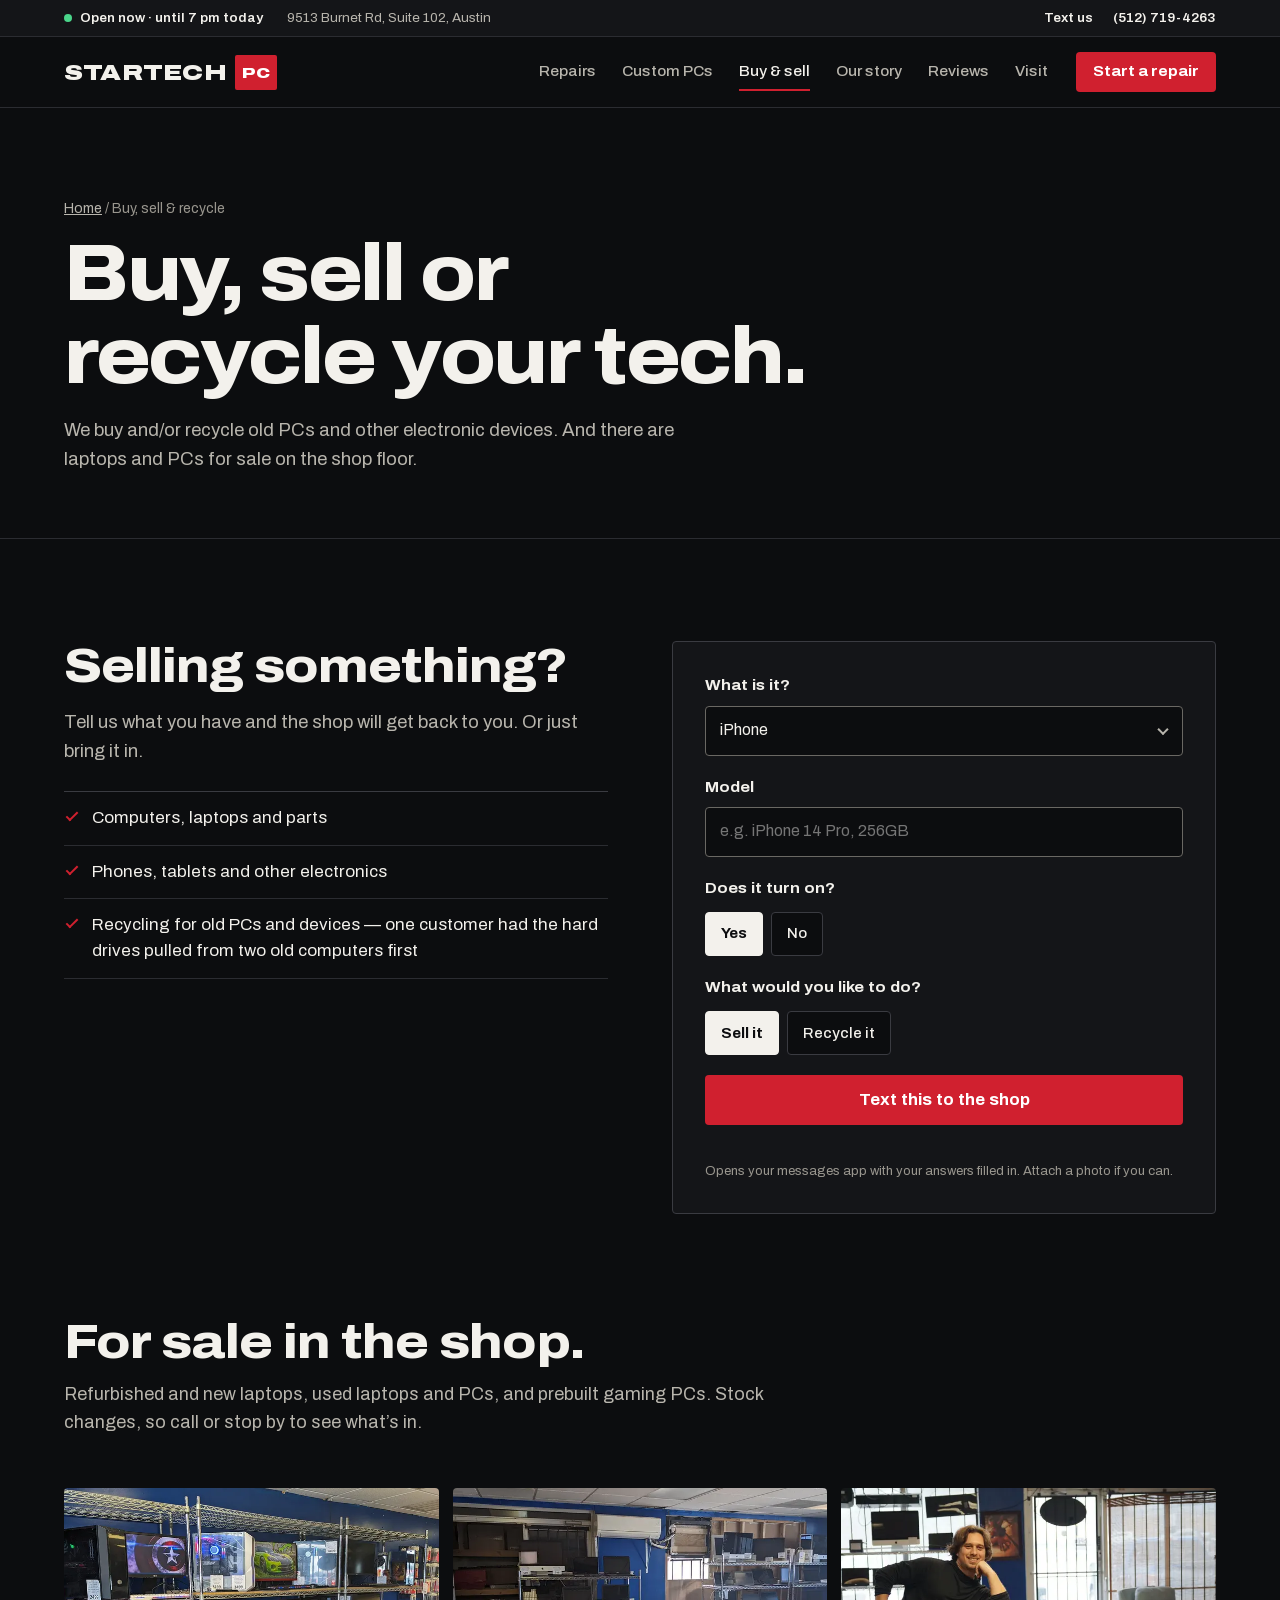
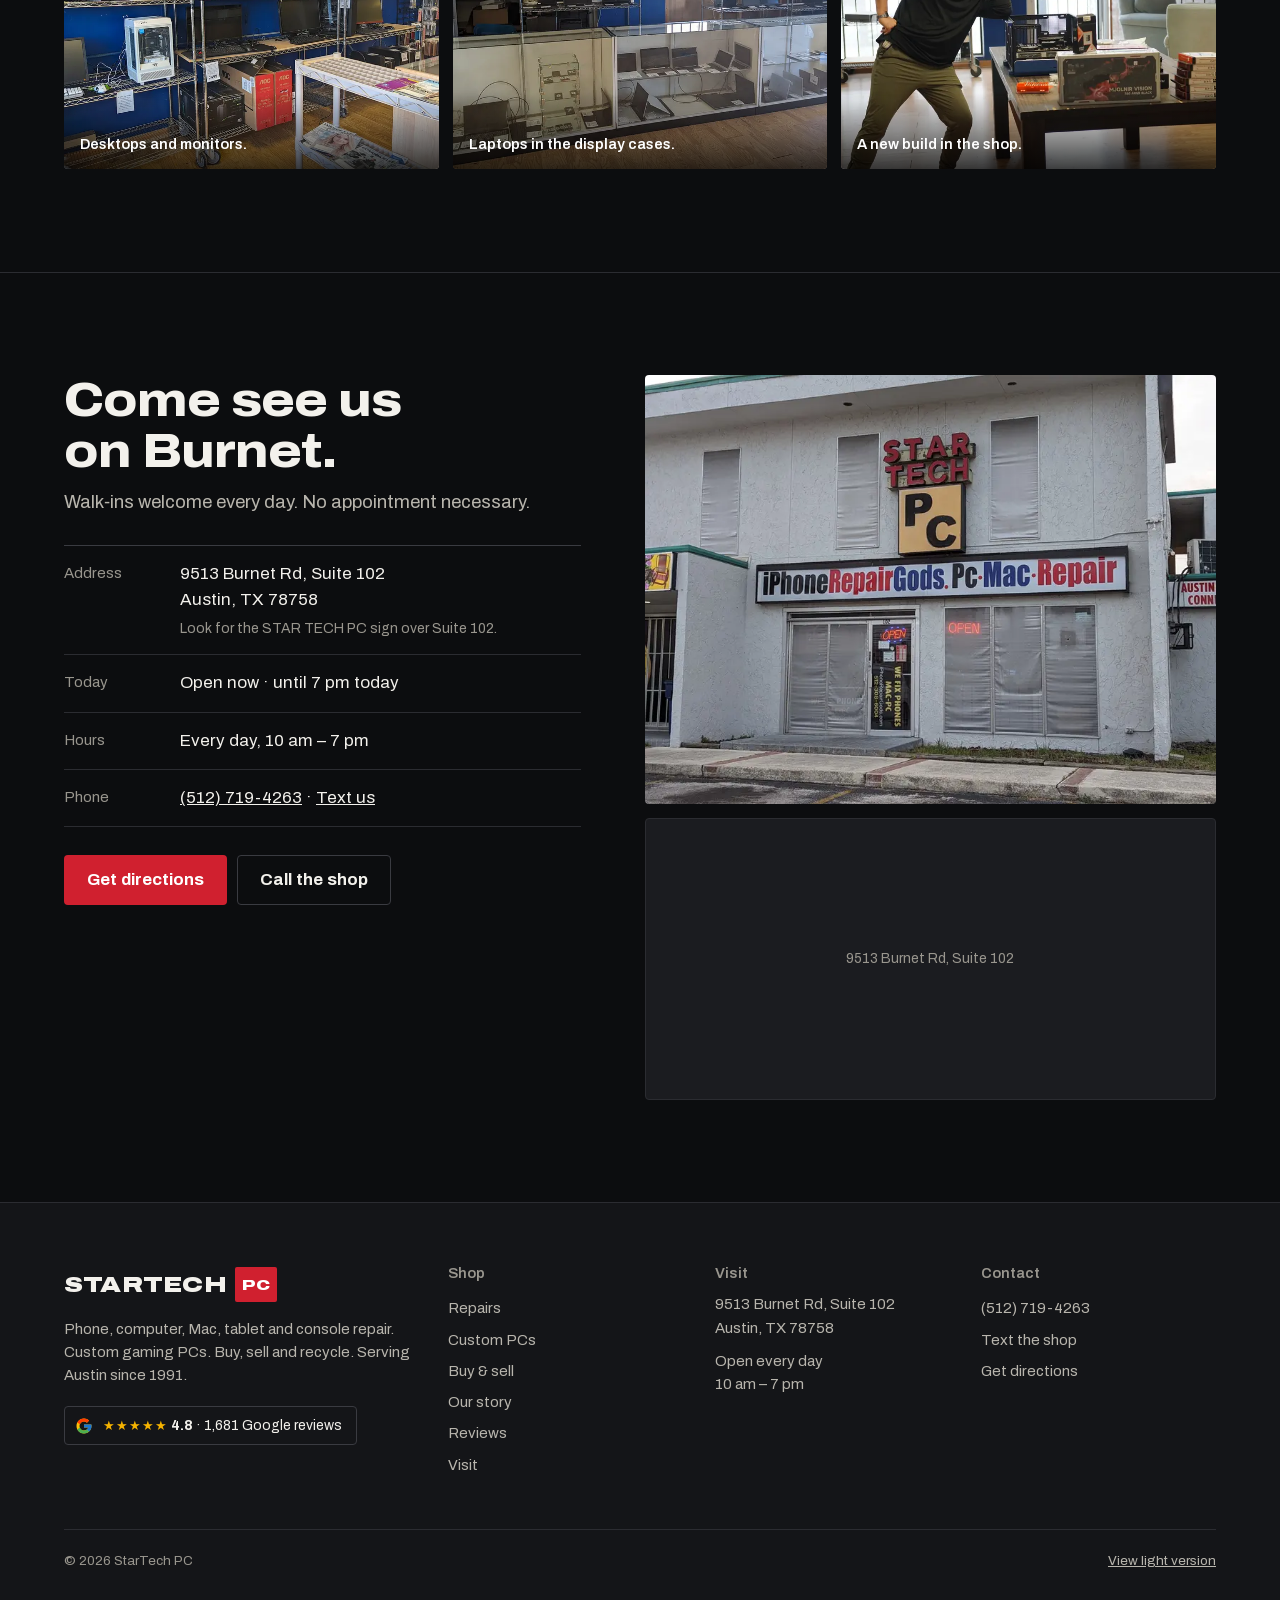
<file: sell.html>
<!doctype html>
<html lang="en" data-theme="dark">
<head>
<meta charset="utf-8">
<meta name="viewport" content="width=device-width, initial-scale=1">
<meta name="robots" content="noindex, nofollow">
<title>Buy, sell &amp; recycle · StarTech PC Austin</title>
<meta name="description" content="We buy and/or recycle old PCs and other electronic devices. Laptops and PCs for sale.">
<meta name="color-scheme" content="dark">
<meta name="theme-color" content="#0c0d0f">
<link rel="icon" href="assets/favicon.svg" type="image/svg+xml">
<link rel="preload" href="assets/fonts/archivo-var-latin.woff2" as="font" type="font/woff2" crossorigin>
<link rel="stylesheet" href="assets/site.css">
<script type="application/ld+json">{"@context":"https://schema.org","@type":"ElectronicsStore","name":"StarTech PC","telephone":"+1-512-719-4263","image":"assets/img/storefront-1600.jpg","address":{"@type":"PostalAddress","streetAddress":"9513 Burnet Rd, Suite 102","addressLocality":"Austin","addressRegion":"TX","postalCode":"78758","addressCountry":"US"},"openingHours":"Mo-Su 10:00-19:00","geo":{"@type":"GeoCoordinates","latitude":30.3789233,"longitude":-97.7246592}}</script>
</head>
<body>
<a class="skip" href="#main">Skip to content</a>
<div class="util">
  <div class="wrap">
    <span class="status" data-status>Open daily, 10 am – 7 pm</span>
    <span class="util-addr">9513 Burnet Rd, Suite 102, Austin</span>
    <span class="util-right"><a href="sms:+15127194263?&body=Hi%20StarTech%20PC%2C%20">Text us</a><a href="tel:+15127194263">(512) 719-4263</a></span>
  </div>
</div>
<header class="top">
  <div class="wrap">
    <a class="logo" href="index.html" aria-label="StarTech PC home"><b>STARTECH</b> <i>PC</i></a>
    <nav class="nav" id="nav" aria-label="Main"><a href="repairs.html">Repairs</a><a href="custom-pcs.html">Custom PCs</a><a href="sell.html" aria-current="page">Buy & sell</a><a href="story.html">Our story</a><a href="reviews.html">Reviews</a><a href="visit.html">Visit</a></nav>
    <a class="btn btn-solid btn-sm hide-sm" href="repairs.html#finder">Start a repair</a>
    <button class="menu" aria-expanded="false" aria-controls="nav" data-menu><span></span><span></span><span class="sr">Menu</span></button>
  </div>
</header>
<main id="main">

<section class="page-head">
  <div class="wrap">
    <p class="crumb"><a href="index.html">Home</a> / Buy, sell & recycle</p>
    <h1>Buy, sell or recycle your tech.</h1>
    <p class="lead">We buy and/or recycle old PCs and other electronic devices. And there are laptops and PCs for sale on the shop floor.</p>
  </div>
</section>

<section class="sell">
  <div class="wrap sell-grid">
    <div>
      <h2>Selling something?</h2>
      <p class="lead">Tell us what you have and the shop will get back to you. Or just bring it in.</p>
      <ul class="ticks">
        <li>Computers, laptops and parts</li>
        <li>Phones, tablets and other electronics</li>
                <li>Recycling for old PCs and devices — one customer had the hard drives pulled from two old computers first</li>
      </ul>
    </div>
    <form class="sf" data-sell>
      <label>What is it?<div class="select"><select name="type"><option>iPhone</option><option>Samsung / Android phone</option><option>iPad / tablet</option><option>MacBook</option><option>Windows laptop</option><option>Desktop / gaming PC</option><option>Game console</option><option>PC parts</option><option>Other electronics</option></select></div></label>
      <label>Model<input name="model" placeholder="e.g. iPhone 14 Pro, 256GB" autocomplete="off"></label>
      <fieldset><legend>Does it turn on?</legend><div class="seg"><button type="button" data-q="on" data-v="yes" aria-pressed="true">Yes</button><button type="button" data-q="on" data-v="no" aria-pressed="false">No</button></div></fieldset>
      <fieldset><legend>What would you like to do?</legend><div class="seg"><button type="button" data-q="pay" data-v="sell" aria-pressed="true">Sell it</button><button type="button" data-q="pay" data-v="recycle" aria-pressed="false">Recycle it</button></div></fieldset>
      <a class="btn btn-solid" data-sell-sms href="#">Text this to the shop</a>
      <p class="fx-note">Opens your messages app with your answers filled in. Attach a photo if you can.</p>
    </form>
  </div>
</section>

<section class="shop">
  <div class="wrap">
    <div class="sec-head"><h2>For sale in the shop.</h2><p>Refurbished and new laptops, used laptops and PCs, and prebuilt gaming PCs. Stock changes, so call or stop by to see what’s in.</p></div>
    <div class="mosaic mosaic-3">
      <figure><picture class=""><source type="image/webp" srcset="assets/img/shelves-800.webp 800w, assets/img/shelves-1600.webp 1600w" sizes="(min-width: 900px) 33vw, 100vw"><img src="assets/img/shelves-1600.jpg" srcset="assets/img/shelves-800.jpg 800w, assets/img/shelves-1600.jpg 1600w" sizes="(min-width: 900px) 33vw, 100vw" alt="Shelves of desktops, monitors and gaming PCs for sale" loading="lazy" decoding="async"></picture><figcaption>Desktops and monitors.</figcaption></figure>
      <figure><picture class=""><source type="image/webp" srcset="assets/img/cases-800.webp 800w, assets/img/cases-1600.webp 1600w" sizes="(min-width: 900px) 33vw, 100vw"><img src="assets/img/cases-1600.jpg" srcset="assets/img/cases-800.jpg 800w, assets/img/cases-1600.jpg 1600w" sizes="(min-width: 900px) 33vw, 100vw" alt="Display cases and shelves of laptops and iMacs for sale" loading="lazy" decoding="async"></picture><figcaption>Laptops in the display cases.</figcaption></figure>
      <figure><picture class=""><source type="image/webp" srcset="assets/img/team-800.webp 800w, assets/img/team-1600.webp 1600w" sizes="(min-width: 900px) 33vw, 100vw"><img src="assets/img/team-1600.jpg" srcset="assets/img/team-800.jpg 800w, assets/img/team-1600.jpg 1600w" sizes="(min-width: 900px) 33vw, 100vw" alt="A StarTech PC team member in the shop next to a new PC build" loading="lazy" decoding="async"></picture><figcaption>A new build in the shop.</figcaption></figure>
    </div>
  </div>
</section>
<section class="visit" id="visit">
  <div class="wrap visit-grid">
    <div class="visit-info">
      <h2>Come see us on Burnet.</h2>
      <p class="lead">Walk‑ins welcome every day. No appointment necessary.</p>
      <dl class="facts">
        <div><dt>Address</dt><dd>9513 Burnet Rd, Suite 102<br>Austin, TX 78758<small>Look for the STAR TECH PC sign over Suite 102.</small></dd></div>
        <div><dt>Today</dt><dd><span data-status>Open daily, 10 am – 7 pm</span></dd></div>
        <div><dt>Hours</dt><dd>Every day, 10&nbsp;am – 7&nbsp;pm</dd></div>
        <div><dt>Phone</dt><dd><a href="tel:+15127194263">(512) 719-4263</a> · <a href="sms:+15127194263?&body=Hi%20StarTech%20PC%2C%20">Text us</a></dd></div>
      </dl>
      <div class="row-btns"><a class="btn btn-solid" href="https://www.google.com/maps/dir/?api=1&destination=StarTech+PC+9513+Burnet+Rd+Ste+102+Austin+TX+78758" target="_blank" rel="noopener">Get directions</a><a class="btn btn-line" href="tel:+15127194263">Call the shop</a></div>
    </div>
    <div class="visit-media">
      <picture class="visit-photo"><source type="image/webp" srcset="assets/img/storefront-800.webp 800w, assets/img/storefront-1600.webp 1600w" sizes="(min-width: 900px) 50vw, 100vw"><img src="assets/img/storefront-1600.jpg" srcset="assets/img/storefront-800.jpg 800w, assets/img/storefront-1600.jpg 1600w" sizes="(min-width: 900px) 50vw, 100vw" alt="The storefront at 9513 Burnet Rd, Suite 102, with the STAR TECH PC sign above the door" loading="lazy" decoding="async"></picture>
      <div class="map"><iframe title="Map to StarTech PC" loading="lazy" referrerpolicy="no-referrer-when-downgrade" src="https://www.google.com/maps?q=StarTech+PC,+9513+Burnet+Rd+Ste+102,+Austin,+TX+78758&output=embed"></iframe></div>
    </div>
  </div>
</section>
</main>
<footer class="foot">
  <div class="wrap foot-grid">
    <div>
      <a class="logo" href="index.html" aria-label="StarTech PC home"><b>STARTECH</b> <i>PC</i></a>
      <p>Phone, computer, Mac, tablet and console repair. Custom gaming PCs. Buy, sell and recycle. Serving Austin since 1991.</p>
      <a class="foot-rating" href="https://www.google.com/maps/place/StarTech+PC/@30.3789233,-97.7246592,17z/data=!4m8!3m7!1s0x8644cbd748c72579:0x94a05ef3e4cf8bf5!8m2!3d30.3789233!4d-97.7246592!9m1!1b1" target="_blank" rel="noopener"><svg class="g" viewBox="0 0 48 48" aria-hidden="true"><path fill="#FFC107" d="M43.6 20.1H42V20H24v8h11.3C33.7 32.7 29.2 36 24 36c-6.6 0-12-5.4-12-12s5.4-12 12-12c3.1 0 5.8 1.2 7.9 3.1l5.7-5.7C34 6.1 29.3 4 24 4 13 4 4 13 4 24s9 20 20 20 20-9 20-20c0-1.3-.1-2.6-.4-3.9z"/><path fill="#FF3D00" d="m6.3 14.7 6.6 4.8C14.7 15.1 19 12 24 12c3.1 0 5.8 1.2 7.9 3.1l5.7-5.7C34 6.1 29.3 4 24 4 16.3 4 9.7 8.3 6.3 14.7z"/><path fill="#4CAF50" d="M24 44c5.2 0 9.9-2 13.4-5.2l-6.2-5.2C29.2 35.1 26.7 36 24 36c-5.2 0-9.6-3.3-11.3-7.9l-6.5 5C9.5 39.6 16.2 44 24 44z"/><path fill="#1976D2" d="M43.6 20.1H42V20H24v8h11.3c-.8 2.2-2.2 4.2-4.1 5.6l6.2 5.2C37 39.2 44 34 44 24c0-1.3-.1-2.6-.4-3.9z"/></svg><span><span class="stars" aria-hidden="true">★★★★★</span> <b>4.8</b> · 1,681 Google reviews</span></a>
    </div>
    <div><h2>Shop</h2><a href="repairs.html">Repairs</a><a href="custom-pcs.html">Custom PCs</a><a href="sell.html">Buy & sell</a><a href="story.html">Our story</a><a href="reviews.html">Reviews</a><a href="visit.html">Visit</a></div>
    <div><h2>Visit</h2><p>9513 Burnet Rd, Suite&nbsp;102<br>Austin, TX 78758</p><p>Open every day<br>10&nbsp;am – 7&nbsp;pm</p></div>
    <div><h2>Contact</h2><a href="tel:+15127194263">(512) 719-4263</a><a href="sms:+15127194263?&body=Hi%20StarTech%20PC%2C%20">Text the shop</a><a href="https://www.google.com/maps/dir/?api=1&destination=StarTech+PC+9513+Burnet+Rd+Ste+102+Austin+TX+78758" target="_blank" rel="noopener">Get directions</a></div>
  </div>
  <div class="wrap foot-base"><span>© 2026 StarTech PC</span><a href="light/sell.html">View light version</a></div>
</footer>
<nav class="callbar" aria-label="Quick contact">
  <a href="tel:+15127194263">Call</a><a href="sms:+15127194263?&body=Hi%20StarTech%20PC%2C%20">Text</a><a href="https://www.google.com/maps/dir/?api=1&destination=StarTech+PC+9513+Burnet+Rd+Ste+102+Austin+TX+78758" target="_blank" rel="noopener">Directions</a>
</nav>
<script>window.ST={"hours":[[10,19],[10,19],[10,19],[10,19],[10,19],[10,19],[10,19]],"tel":"+15127194263","count":"1,681"};</script>
<script src="assets/data.js" defer></script>
<script src="assets/app.js" defer></script>
</body>
</html>
</file>
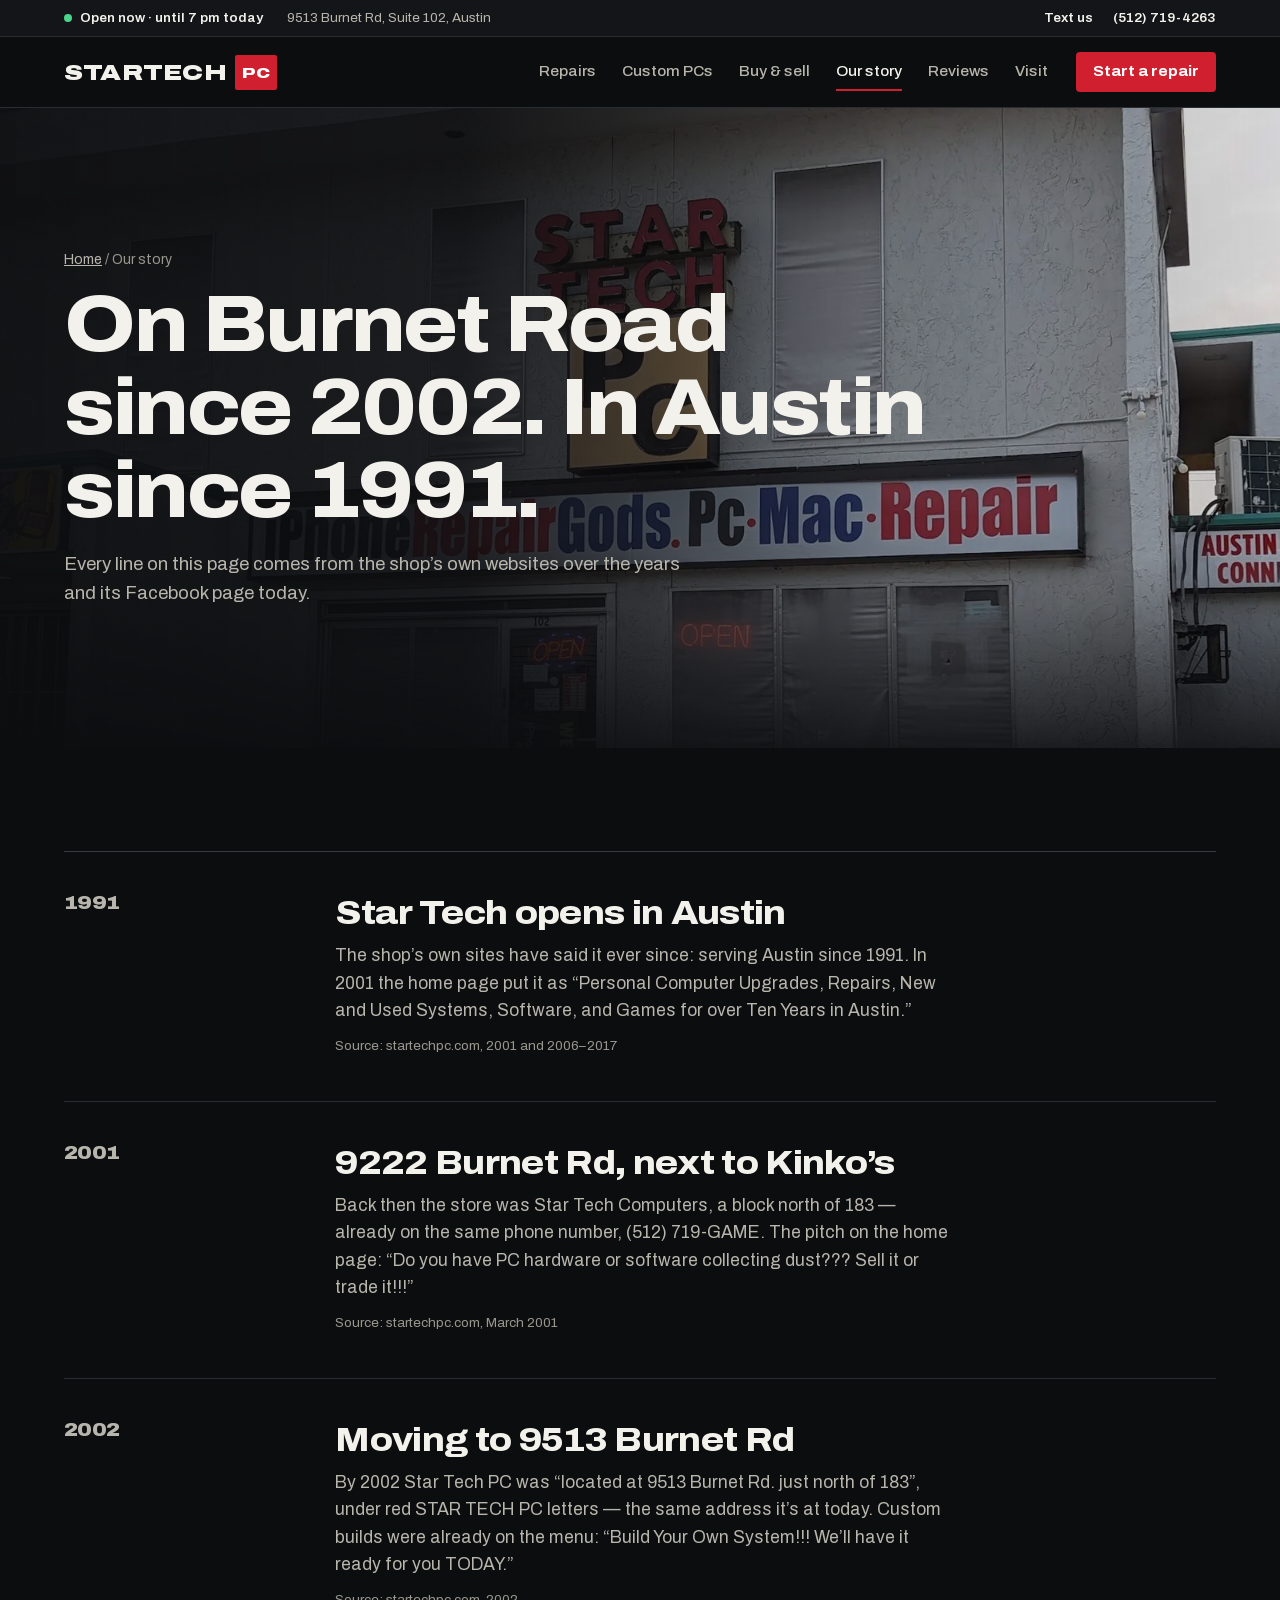
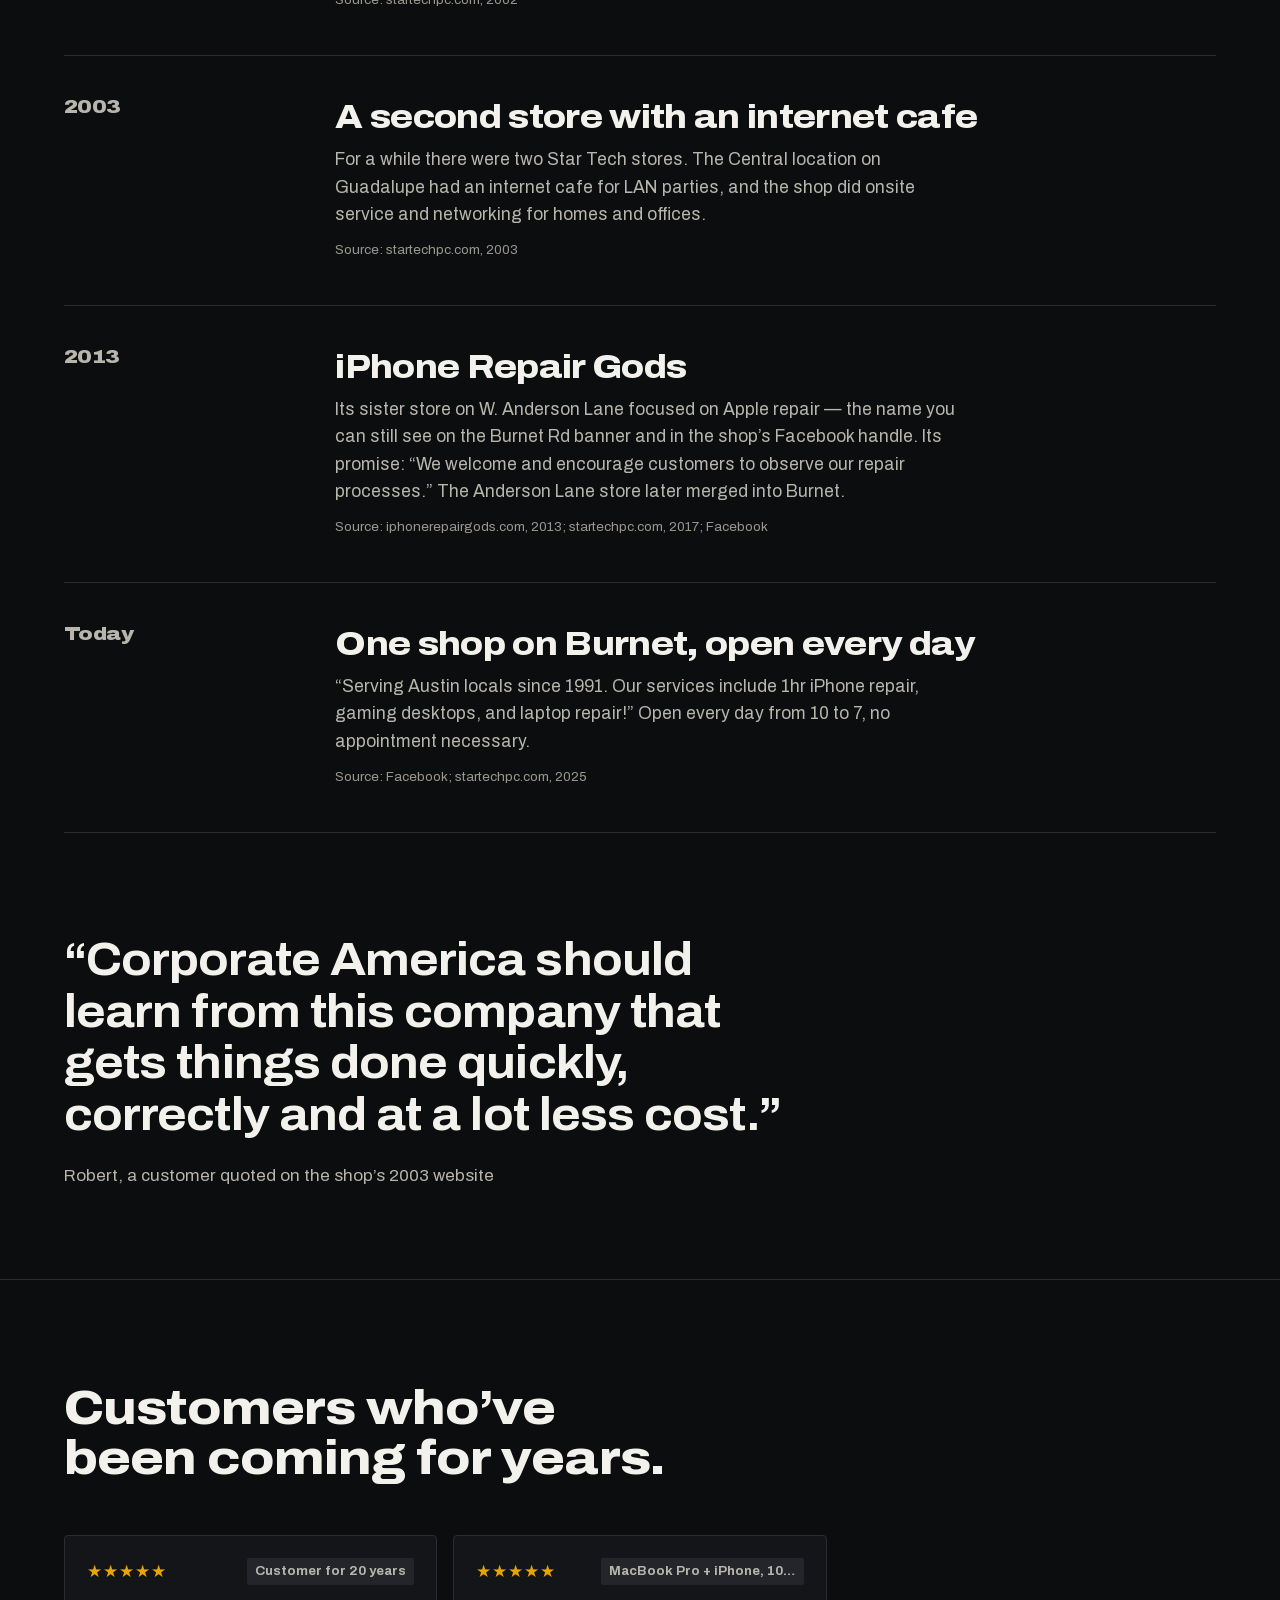
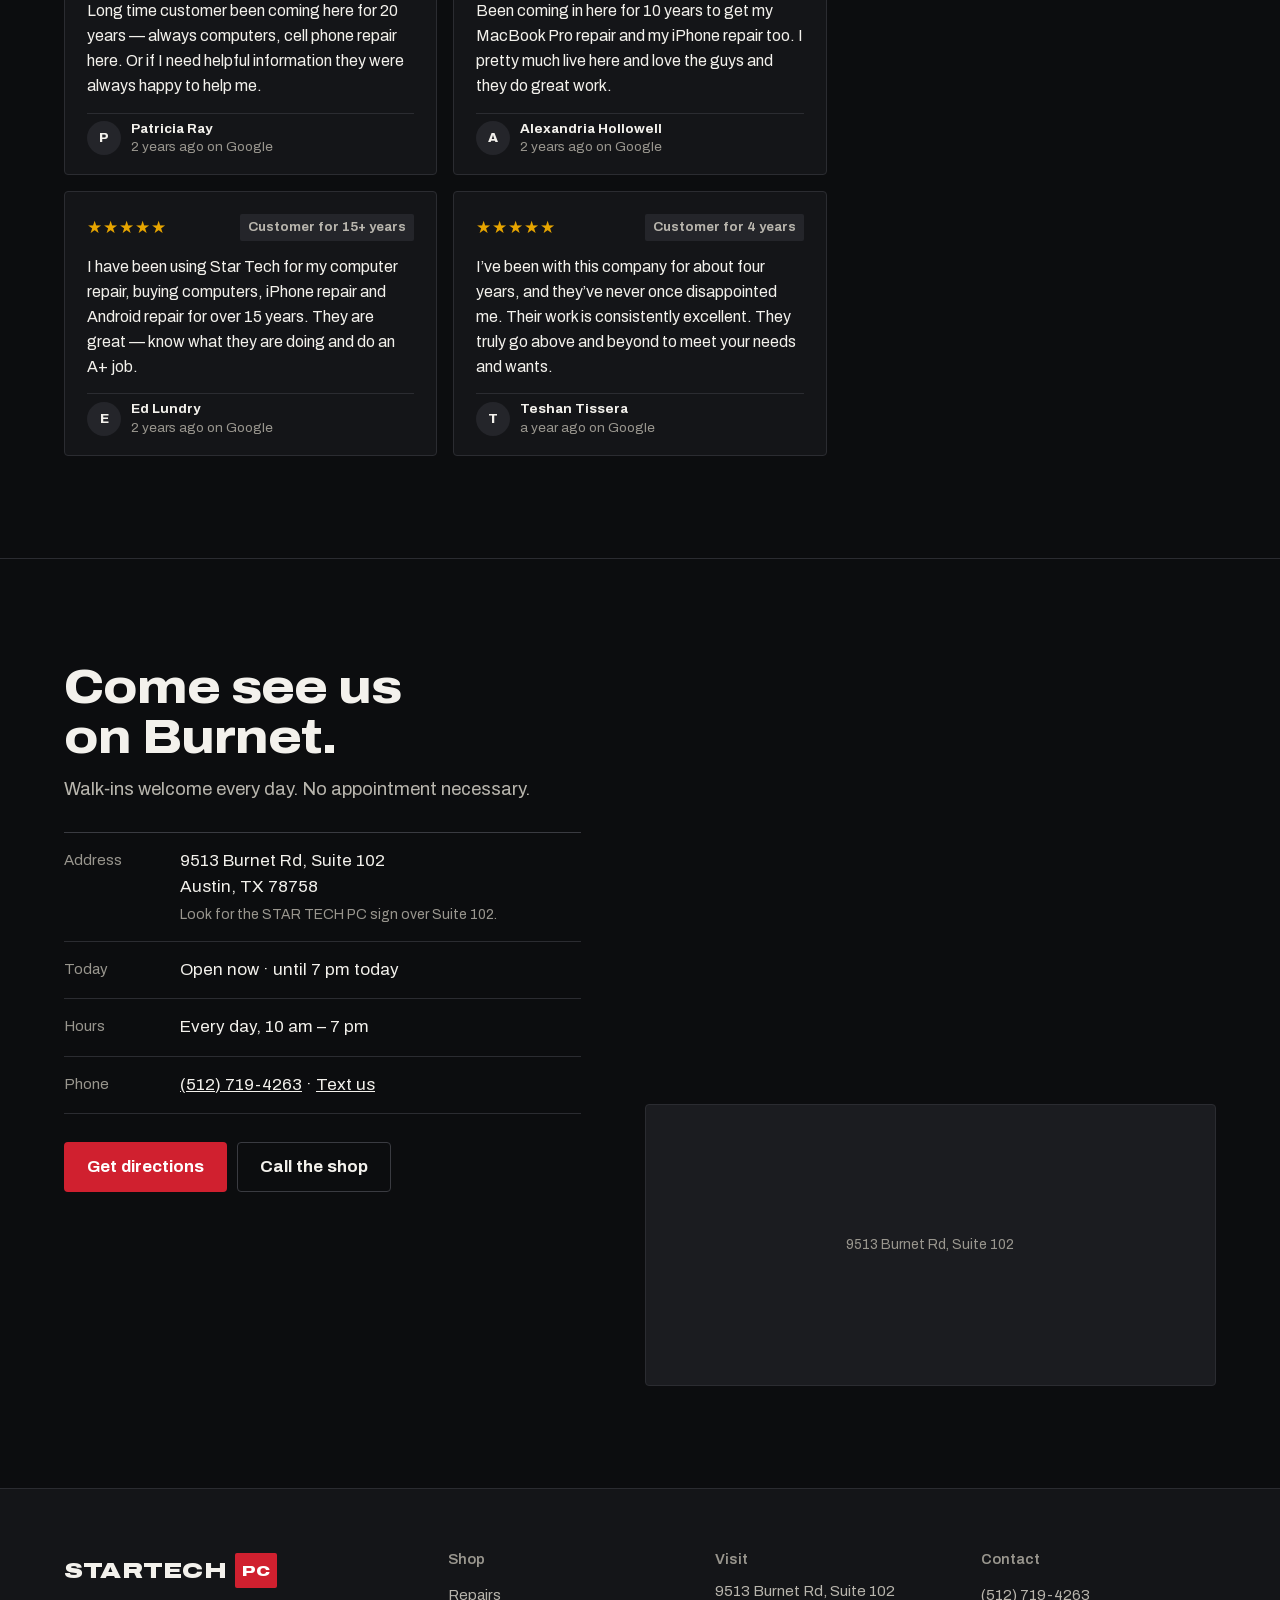
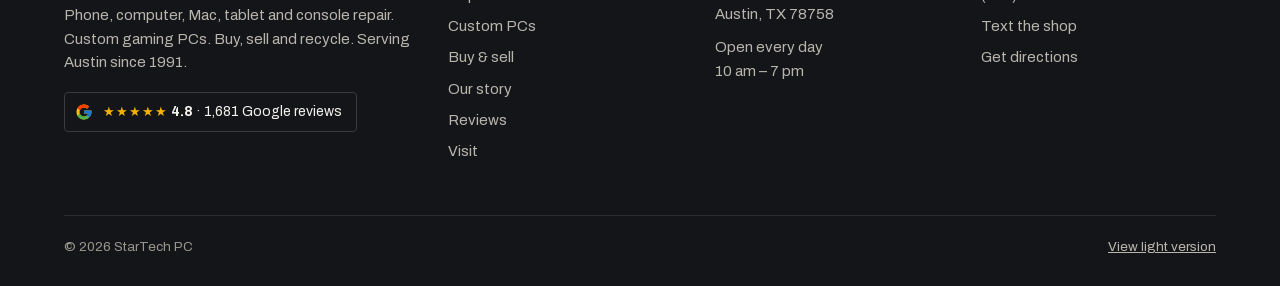
<file: story.html>
<!doctype html>
<html lang="en" data-theme="dark">
<head>
<meta charset="utf-8">
<meta name="viewport" content="width=device-width, initial-scale=1">
<meta name="robots" content="noindex, nofollow">
<title>Our story · StarTech PC Austin</title>
<meta name="description" content="Serving Austin since 1991. The history of StarTech PC on Burnet Road, from its own websites over the years.">
<meta name="color-scheme" content="dark">
<meta name="theme-color" content="#0c0d0f">
<link rel="icon" href="assets/favicon.svg" type="image/svg+xml">
<link rel="preload" href="assets/fonts/archivo-var-latin.woff2" as="font" type="font/woff2" crossorigin>
<link rel="stylesheet" href="assets/site.css">
<script type="application/ld+json">{"@context":"https://schema.org","@type":"ElectronicsStore","name":"StarTech PC","telephone":"+1-512-719-4263","image":"assets/img/storefront-1600.jpg","address":{"@type":"PostalAddress","streetAddress":"9513 Burnet Rd, Suite 102","addressLocality":"Austin","addressRegion":"TX","postalCode":"78758","addressCountry":"US"},"openingHours":"Mo-Su 10:00-19:00","geo":{"@type":"GeoCoordinates","latitude":30.3789233,"longitude":-97.7246592}}</script>
</head>
<body>
<a class="skip" href="#main">Skip to content</a>
<div class="util">
  <div class="wrap">
    <span class="status" data-status>Open daily, 10 am – 7 pm</span>
    <span class="util-addr">9513 Burnet Rd, Suite 102, Austin</span>
    <span class="util-right"><a href="sms:+15127194263?&body=Hi%20StarTech%20PC%2C%20">Text us</a><a href="tel:+15127194263">(512) 719-4263</a></span>
  </div>
</div>
<header class="top">
  <div class="wrap">
    <a class="logo" href="index.html" aria-label="StarTech PC home"><b>STARTECH</b> <i>PC</i></a>
    <nav class="nav" id="nav" aria-label="Main"><a href="repairs.html">Repairs</a><a href="custom-pcs.html">Custom PCs</a><a href="sell.html">Buy & sell</a><a href="story.html" aria-current="page">Our story</a><a href="reviews.html">Reviews</a><a href="visit.html">Visit</a></nav>
    <a class="btn btn-solid btn-sm hide-sm" href="repairs.html#finder">Start a repair</a>
    <button class="menu" aria-expanded="false" aria-controls="nav" data-menu><span></span><span></span><span class="sr">Menu</span></button>
  </div>
</header>
<main id="main">

<section class="page-head ph-photo ph-store">
  <picture class="ph-img"><source type="image/webp" srcset="assets/img/storefront-800.webp 800w, assets/img/storefront-1600.webp 1600w" sizes="100vw"><img src="assets/img/storefront-1600.jpg" srcset="assets/img/storefront-800.jpg 800w, assets/img/storefront-1600.jpg 1600w" sizes="100vw" alt="The storefront at 9513 Burnet Rd, Suite 102, with the STAR TECH PC sign above the door" fetchpriority="high" decoding="async"></picture>
  <div class="hero-scrim"></div>
  <div class="wrap ph-in">
    <p class="crumb"><a href="index.html">Home</a> / Our story</p>
    <h1>On Burnet Road <br class="br-lg">since 2002. In Austin <br class="br-lg">since 1991.</h1>
    <p class="lead">Every line on this page comes from the shop’s own websites over the years and its Facebook page today.</p>
  </div>
</section>
<section class="story">
  <div class="wrap">
    <ol class="timeline"><li><p class="tl-year">1991</p><div><h2>Star Tech opens in Austin</h2><p>The shop’s own sites have said it ever since: serving Austin since 1991. In 2001 the home page put it as “Personal Computer Upgrades, Repairs, New and Used Systems, Software, and Games for over Ten Years in Austin.”</p><p class="tl-src">Source: startechpc.com, 2001 and 2006–2017</p></div></li><li><p class="tl-year">2001</p><div><h2>9222 Burnet Rd, next to Kinko’s</h2><p>Back then the store was Star Tech Computers, a block north of 183 — already on the same phone number, (512) 719-GAME. The pitch on the home page: “Do you have PC hardware or software collecting dust??? Sell it or trade it!!!”</p><p class="tl-src">Source: startechpc.com, March 2001</p></div></li><li><p class="tl-year">2002</p><div><h2>Moving to 9513 Burnet Rd</h2><p>By 2002 Star Tech PC was “located at 9513 Burnet Rd. just north of 183”, under red STAR TECH PC letters — the same address it’s at today. Custom builds were already on the menu: “Build Your Own System!!! We’ll have it ready for you TODAY.”</p><p class="tl-src">Source: startechpc.com, 2002</p></div></li><li><p class="tl-year">2003</p><div><h2>A second store with an internet cafe</h2><p>For a while there were two Star Tech stores. The Central location on Guadalupe had an internet cafe for LAN parties, and the shop did onsite service and networking for homes and offices.</p><p class="tl-src">Source: startechpc.com, 2003</p></div></li><li><p class="tl-year">2013</p><div><h2>iPhone Repair Gods</h2><p>Its sister store on W. Anderson Lane focused on Apple repair — the name you can still see on the Burnet Rd banner and in the shop’s Facebook handle. Its promise: “We welcome and encourage customers to observe our repair processes.” The Anderson Lane store later merged into Burnet.</p><p class="tl-src">Source: iphonerepairgods.com, 2013; startechpc.com, 2017; Facebook</p></div></li><li><p class="tl-year">Today</p><div><h2>One shop on Burnet, open every day</h2><p>“Serving Austin locals since 1991. Our services include 1hr iPhone repair, gaming desktops, and laptop repair!” Open every day from 10 to 7, no appointment necessary.</p><p class="tl-src">Source: Facebook; startechpc.com, 2025</p></div></li></ol>
  </div>
</section>
<section class="feature-quote">
  <div class="wrap">
    <blockquote>“Corporate America should learn from this company that gets things done quickly, correctly and at a lot less cost.”</blockquote>
    <p class="fq-by">Robert, a customer quoted on the shop’s 2003 website</p>
  </div>
</section>
<section class="wall-sec">
  <div class="wrap">
    <div class="sec-head"><h2>Customers who’ve been coming for years.</h2></div>
    <div class="wall"><figure class="rv" data-cat="service">
  <div class="rv-top"><span class="stars" aria-hidden="true">★★★★★</span><span class="rv-tag">Customer for 20 years</span></div>
  <blockquote>Long time customer been coming here for 20 years — always computers, cell phone repair here. Or if I need helpful information they were always happy to help me.</blockquote>
  
  
  <figcaption><span class="av" aria-hidden="true">P</span><span><b>Patricia Ray</b><br>2 years ago on Google</span></figcaption>
</figure><figure class="rv" data-cat="service">
  <div class="rv-top"><span class="stars" aria-hidden="true">★★★★★</span><span class="rv-tag">Customer for 15+ years</span></div>
  <blockquote>I have been using Star Tech for my computer repair, buying computers, iPhone repair and Android repair for over 15 years. They are great — know what they are doing and do an A+ job.</blockquote>
  
  
  <figcaption><span class="av" aria-hidden="true">E</span><span><b>Ed Lundry</b><br>2 years ago on Google</span></figcaption>
</figure><figure class="rv" data-cat="computer">
  <div class="rv-top"><span class="stars" aria-hidden="true">★★★★★</span><span class="rv-tag">MacBook Pro + iPhone, 10 years</span></div>
  <blockquote>Been coming in here for 10 years to get my MacBook Pro repair and my iPhone repair too. I pretty much live here and love the guys and they do great work.</blockquote>
  
  
  <figcaption><span class="av" aria-hidden="true">A</span><span><b>Alexandria Hollowell</b><br>2 years ago on Google</span></figcaption>
</figure><figure class="rv" data-cat="computer">
  <div class="rv-top"><span class="stars" aria-hidden="true">★★★★★</span><span class="rv-tag">Customer for 4 years</span></div>
  <blockquote>I’ve been with this company for about four years, and they’ve never once disappointed me. Their work is consistently excellent. They truly go above and beyond to meet your needs and wants.</blockquote>
  
  
  <figcaption><span class="av" aria-hidden="true">T</span><span><b>Teshan Tissera</b><br>a year ago on Google</span></figcaption>
</figure></div>
  </div>
</section>
<section class="visit" id="visit">
  <div class="wrap visit-grid">
    <div class="visit-info">
      <h2>Come see us on Burnet.</h2>
      <p class="lead">Walk‑ins welcome every day. No appointment necessary.</p>
      <dl class="facts">
        <div><dt>Address</dt><dd>9513 Burnet Rd, Suite 102<br>Austin, TX 78758<small>Look for the STAR TECH PC sign over Suite 102.</small></dd></div>
        <div><dt>Today</dt><dd><span data-status>Open daily, 10 am – 7 pm</span></dd></div>
        <div><dt>Hours</dt><dd>Every day, 10&nbsp;am – 7&nbsp;pm</dd></div>
        <div><dt>Phone</dt><dd><a href="tel:+15127194263">(512) 719-4263</a> · <a href="sms:+15127194263?&body=Hi%20StarTech%20PC%2C%20">Text us</a></dd></div>
      </dl>
      <div class="row-btns"><a class="btn btn-solid" href="https://www.google.com/maps/dir/?api=1&destination=StarTech+PC+9513+Burnet+Rd+Ste+102+Austin+TX+78758" target="_blank" rel="noopener">Get directions</a><a class="btn btn-line" href="tel:+15127194263">Call the shop</a></div>
    </div>
    <div class="visit-media">
      <picture class="visit-photo"><source type="image/webp" srcset="assets/img/storefront-800.webp 800w, assets/img/storefront-1600.webp 1600w" sizes="(min-width: 900px) 50vw, 100vw"><img src="assets/img/storefront-1600.jpg" srcset="assets/img/storefront-800.jpg 800w, assets/img/storefront-1600.jpg 1600w" sizes="(min-width: 900px) 50vw, 100vw" alt="The storefront at 9513 Burnet Rd, Suite 102, with the STAR TECH PC sign above the door" loading="lazy" decoding="async"></picture>
      <div class="map"><iframe title="Map to StarTech PC" loading="lazy" referrerpolicy="no-referrer-when-downgrade" src="https://www.google.com/maps?q=StarTech+PC,+9513+Burnet+Rd+Ste+102,+Austin,+TX+78758&output=embed"></iframe></div>
    </div>
  </div>
</section>
</main>
<footer class="foot">
  <div class="wrap foot-grid">
    <div>
      <a class="logo" href="index.html" aria-label="StarTech PC home"><b>STARTECH</b> <i>PC</i></a>
      <p>Phone, computer, Mac, tablet and console repair. Custom gaming PCs. Buy, sell and recycle. Serving Austin since 1991.</p>
      <a class="foot-rating" href="https://www.google.com/maps/place/StarTech+PC/@30.3789233,-97.7246592,17z/data=!4m8!3m7!1s0x8644cbd748c72579:0x94a05ef3e4cf8bf5!8m2!3d30.3789233!4d-97.7246592!9m1!1b1" target="_blank" rel="noopener"><svg class="g" viewBox="0 0 48 48" aria-hidden="true"><path fill="#FFC107" d="M43.6 20.1H42V20H24v8h11.3C33.7 32.7 29.2 36 24 36c-6.6 0-12-5.4-12-12s5.4-12 12-12c3.1 0 5.8 1.2 7.9 3.1l5.7-5.7C34 6.1 29.3 4 24 4 13 4 4 13 4 24s9 20 20 20 20-9 20-20c0-1.3-.1-2.6-.4-3.9z"/><path fill="#FF3D00" d="m6.3 14.7 6.6 4.8C14.7 15.1 19 12 24 12c3.1 0 5.8 1.2 7.9 3.1l5.7-5.7C34 6.1 29.3 4 24 4 16.3 4 9.7 8.3 6.3 14.7z"/><path fill="#4CAF50" d="M24 44c5.2 0 9.9-2 13.4-5.2l-6.2-5.2C29.2 35.1 26.7 36 24 36c-5.2 0-9.6-3.3-11.3-7.9l-6.5 5C9.5 39.6 16.2 44 24 44z"/><path fill="#1976D2" d="M43.6 20.1H42V20H24v8h11.3c-.8 2.2-2.2 4.2-4.1 5.6l6.2 5.2C37 39.2 44 34 44 24c0-1.3-.1-2.6-.4-3.9z"/></svg><span><span class="stars" aria-hidden="true">★★★★★</span> <b>4.8</b> · 1,681 Google reviews</span></a>
    </div>
    <div><h2>Shop</h2><a href="repairs.html">Repairs</a><a href="custom-pcs.html">Custom PCs</a><a href="sell.html">Buy & sell</a><a href="story.html">Our story</a><a href="reviews.html">Reviews</a><a href="visit.html">Visit</a></div>
    <div><h2>Visit</h2><p>9513 Burnet Rd, Suite&nbsp;102<br>Austin, TX 78758</p><p>Open every day<br>10&nbsp;am – 7&nbsp;pm</p></div>
    <div><h2>Contact</h2><a href="tel:+15127194263">(512) 719-4263</a><a href="sms:+15127194263?&body=Hi%20StarTech%20PC%2C%20">Text the shop</a><a href="https://www.google.com/maps/dir/?api=1&destination=StarTech+PC+9513+Burnet+Rd+Ste+102+Austin+TX+78758" target="_blank" rel="noopener">Get directions</a></div>
  </div>
  <div class="wrap foot-base"><span>© 2026 StarTech PC</span><a href="light/story.html">View light version</a></div>
</footer>
<nav class="callbar" aria-label="Quick contact">
  <a href="tel:+15127194263">Call</a><a href="sms:+15127194263?&body=Hi%20StarTech%20PC%2C%20">Text</a><a href="https://www.google.com/maps/dir/?api=1&destination=StarTech+PC+9513+Burnet+Rd+Ste+102+Austin+TX+78758" target="_blank" rel="noopener">Directions</a>
</nav>
<script>window.ST={"hours":[[10,19],[10,19],[10,19],[10,19],[10,19],[10,19],[10,19]],"tel":"+15127194263","count":"1,681"};</script>
<script src="assets/data.js" defer></script>
<script src="assets/app.js" defer></script>
</body>
</html>
</file>
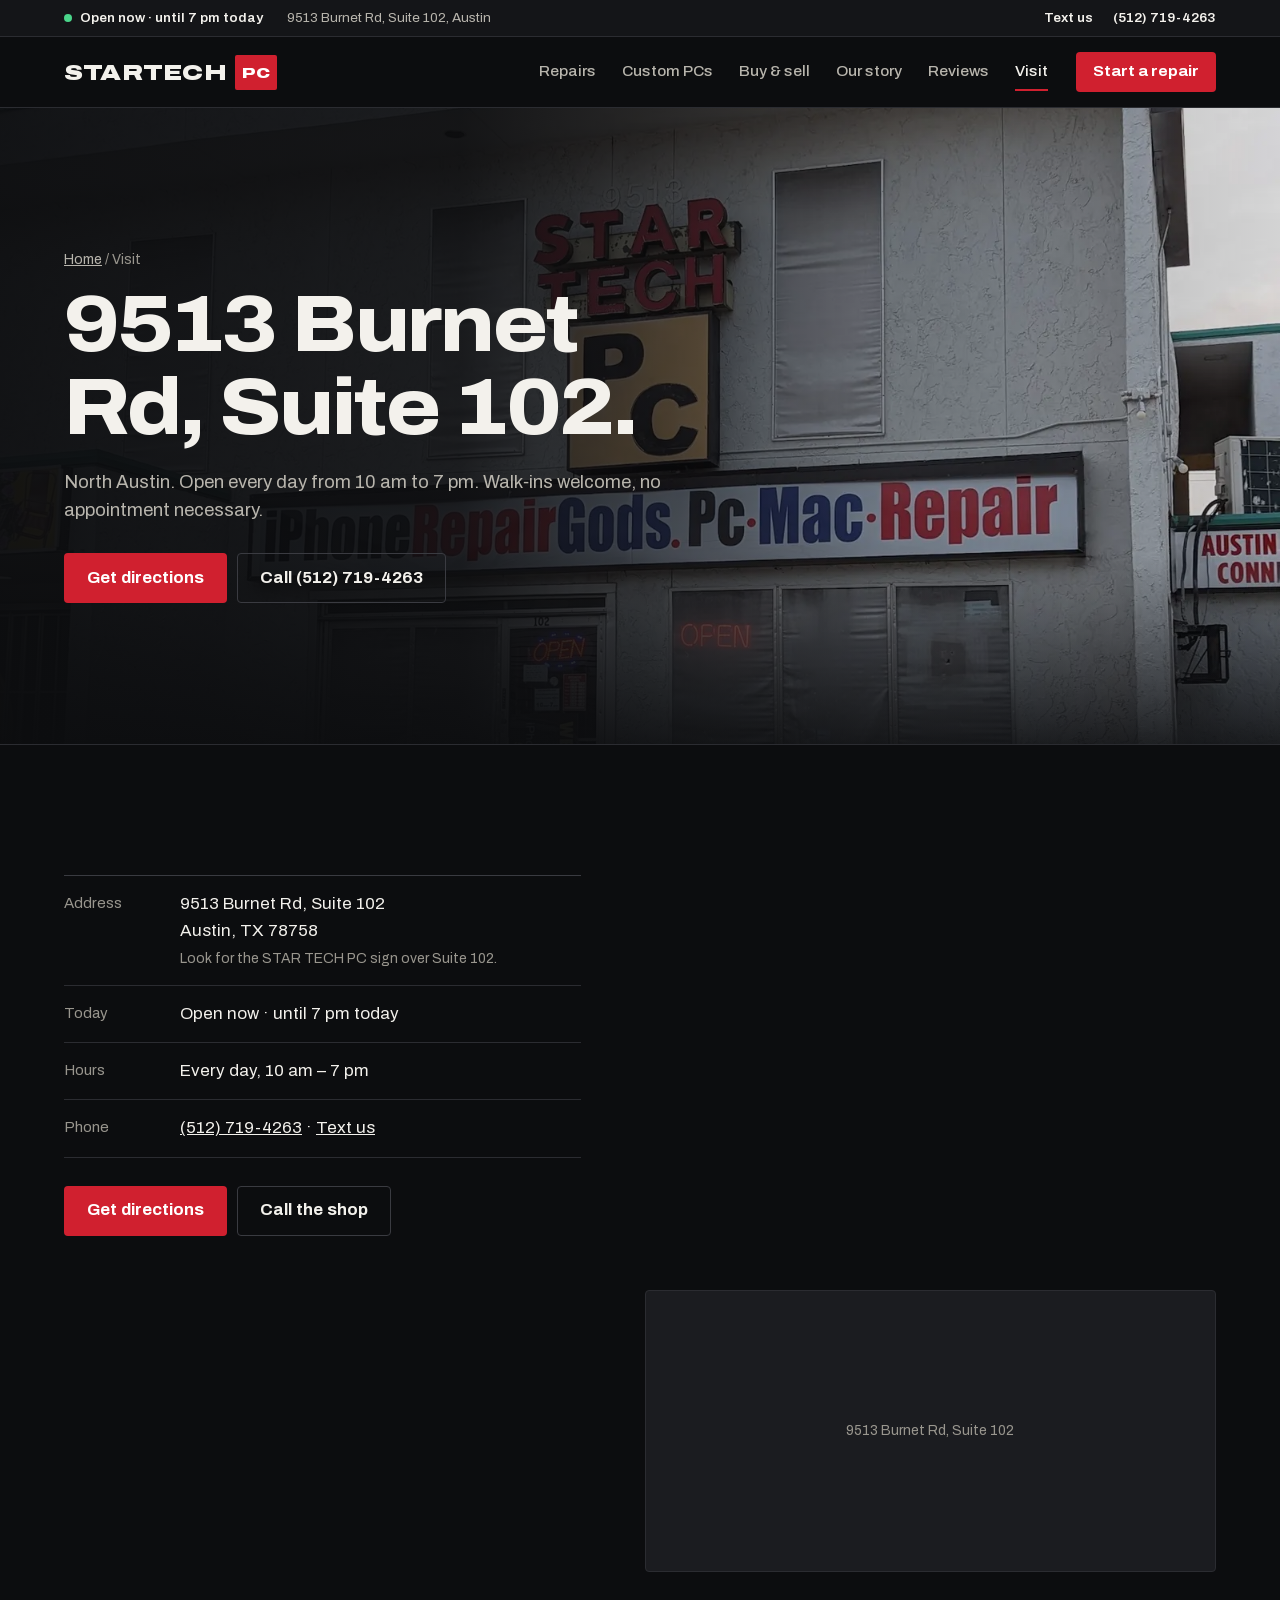
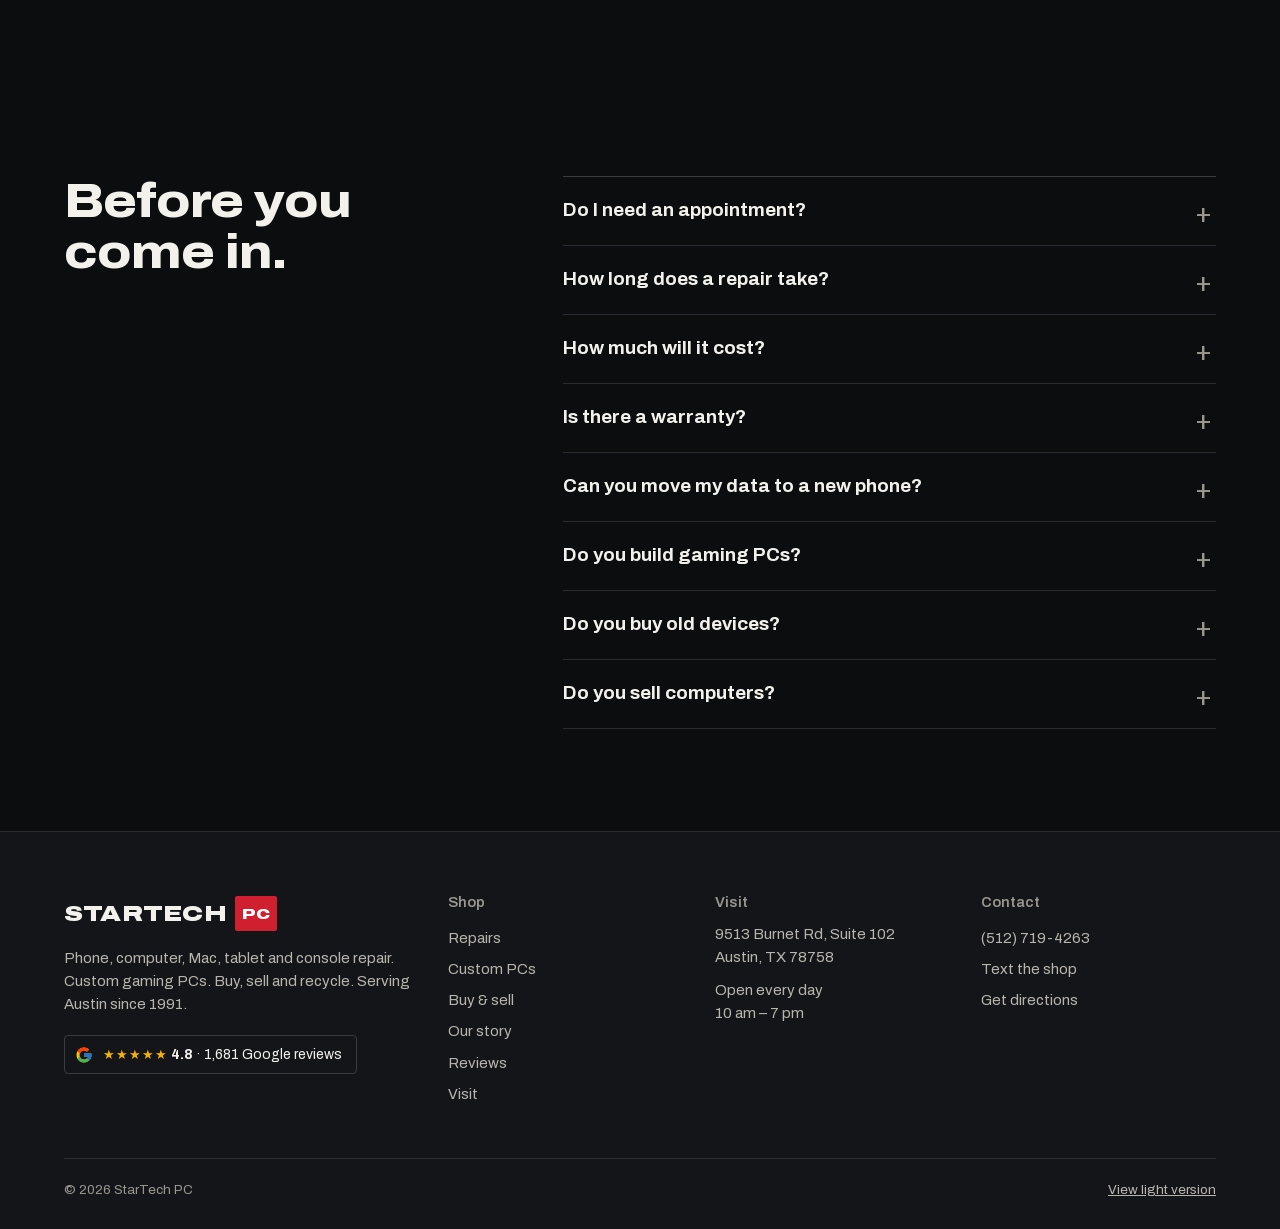
<file: visit.html>
<!doctype html>
<html lang="en" data-theme="dark">
<head>
<meta charset="utf-8">
<meta name="viewport" content="width=device-width, initial-scale=1">
<meta name="robots" content="noindex, nofollow">
<title>Visit · StarTech PC Austin</title>
<meta name="description" content="9513 Burnet Rd, Suite 102, Austin, TX 78758. Open every day 10 am – 7 pm.">
<meta name="color-scheme" content="dark">
<meta name="theme-color" content="#0c0d0f">
<link rel="icon" href="assets/favicon.svg" type="image/svg+xml">
<link rel="preload" href="assets/fonts/archivo-var-latin.woff2" as="font" type="font/woff2" crossorigin>
<link rel="stylesheet" href="assets/site.css">
<script type="application/ld+json">{"@context":"https://schema.org","@type":"ElectronicsStore","name":"StarTech PC","telephone":"+1-512-719-4263","image":"assets/img/storefront-1600.jpg","address":{"@type":"PostalAddress","streetAddress":"9513 Burnet Rd, Suite 102","addressLocality":"Austin","addressRegion":"TX","postalCode":"78758","addressCountry":"US"},"openingHours":"Mo-Su 10:00-19:00","geo":{"@type":"GeoCoordinates","latitude":30.3789233,"longitude":-97.7246592}}</script>
</head>
<body>
<a class="skip" href="#main">Skip to content</a>
<div class="util">
  <div class="wrap">
    <span class="status" data-status>Open daily, 10 am – 7 pm</span>
    <span class="util-addr">9513 Burnet Rd, Suite 102, Austin</span>
    <span class="util-right"><a href="sms:+15127194263?&body=Hi%20StarTech%20PC%2C%20">Text us</a><a href="tel:+15127194263">(512) 719-4263</a></span>
  </div>
</div>
<header class="top">
  <div class="wrap">
    <a class="logo" href="index.html" aria-label="StarTech PC home"><b>STARTECH</b> <i>PC</i></a>
    <nav class="nav" id="nav" aria-label="Main"><a href="repairs.html">Repairs</a><a href="custom-pcs.html">Custom PCs</a><a href="sell.html">Buy & sell</a><a href="story.html">Our story</a><a href="reviews.html">Reviews</a><a href="visit.html" aria-current="page">Visit</a></nav>
    <a class="btn btn-solid btn-sm hide-sm" href="repairs.html#finder">Start a repair</a>
    <button class="menu" aria-expanded="false" aria-controls="nav" data-menu><span></span><span></span><span class="sr">Menu</span></button>
  </div>
</header>
<main id="main">

<section class="page-head ph-photo ph-store">
  <picture class="ph-img"><source type="image/webp" srcset="assets/img/storefront-800.webp 800w, assets/img/storefront-1600.webp 1600w" sizes="100vw"><img src="assets/img/storefront-1600.jpg" srcset="assets/img/storefront-800.jpg 800w, assets/img/storefront-1600.jpg 1600w" sizes="100vw" alt="The storefront at 9513 Burnet Rd, Suite 102, with the STAR TECH PC sign above the door" fetchpriority="high" decoding="async"></picture>
  <div class="hero-scrim"></div>
  <div class="wrap ph-in">
    <p class="crumb"><a href="index.html">Home</a> / Visit</p>
    <h1>9513 Burnet Rd, Suite&nbsp;102.</h1>
    <p class="lead">North Austin. Open every day from 10&nbsp;am to 7&nbsp;pm. Walk‑ins welcome, no appointment necessary.</p>
    <div class="row-btns"><a class="btn btn-solid" href="https://www.google.com/maps/dir/?api=1&destination=StarTech+PC+9513+Burnet+Rd+Ste+102+Austin+TX+78758" target="_blank" rel="noopener">Get directions</a><a class="btn btn-line" href="tel:+15127194263">Call (512) 719-4263</a></div>
  </div>
</section>
<section class="visit" id="visit">
  <div class="wrap visit-grid">
    <div class="visit-info">
      
      <dl class="facts">
        <div><dt>Address</dt><dd>9513 Burnet Rd, Suite 102<br>Austin, TX 78758<small>Look for the STAR TECH PC sign over Suite 102.</small></dd></div>
        <div><dt>Today</dt><dd><span data-status>Open daily, 10 am – 7 pm</span></dd></div>
        <div><dt>Hours</dt><dd>Every day, 10&nbsp;am – 7&nbsp;pm</dd></div>
        <div><dt>Phone</dt><dd><a href="tel:+15127194263">(512) 719-4263</a> · <a href="sms:+15127194263?&body=Hi%20StarTech%20PC%2C%20">Text us</a></dd></div>
      </dl>
      <div class="row-btns"><a class="btn btn-solid" href="https://www.google.com/maps/dir/?api=1&destination=StarTech+PC+9513+Burnet+Rd+Ste+102+Austin+TX+78758" target="_blank" rel="noopener">Get directions</a><a class="btn btn-line" href="tel:+15127194263">Call the shop</a></div>
    </div>
    <div class="visit-media">
      <picture class="visit-photo"><source type="image/webp" srcset="assets/img/storefront-800.webp 800w, assets/img/storefront-1600.webp 1600w" sizes="(min-width: 900px) 50vw, 100vw"><img src="assets/img/storefront-1600.jpg" srcset="assets/img/storefront-800.jpg 800w, assets/img/storefront-1600.jpg 1600w" sizes="(min-width: 900px) 50vw, 100vw" alt="The storefront at 9513 Burnet Rd, Suite 102, with the STAR TECH PC sign above the door" loading="lazy" decoding="async"></picture>
      <div class="map"><iframe title="Map to StarTech PC" loading="lazy" referrerpolicy="no-referrer-when-downgrade" src="https://www.google.com/maps?q=StarTech+PC,+9513+Burnet+Rd+Ste+102,+Austin,+TX+78758&output=embed"></iframe></div>
    </div>
  </div>
</section>
<section class="faq">
  <div class="wrap faq-grid">
    <h2>Before you come in.</h2>
    <div><details><summary>Do I need an appointment?</summary><p>No appointment necessary. Walk in any day between 10 am and 7 pm.</p></details><details><summary>How long does a repair take?</summary><p>Fast service, usually same day — and on iPhones, usually less than an hour.</p></details><details><summary>How much will it cost?</summary><p>It depends on the device and the repair. Call (512) 719-4263 or bring it in and the shop will take a look.</p></details><details><summary>Is there a warranty?</summary><p>Ask at the counter about your repair. One reviewer noted their two replacement phone screens came with a warranty.</p></details><details><summary>Can you move my data to a new phone?</summary><p>Ask the shop. One customer’s misbehaving iPhone was repaired and Sam “was able to get all the info transferred onto my new iPhone” (Bonn TX, Google review).</p></details><details><summary>Do you build gaming PCs?</summary><p>Yes — custom and prebuilt gaming PCs, laptops and office computers. Tell us your budget and what you play.</p></details><details><summary>Do you buy old devices?</summary><p>Yes. We buy and/or recycle old PCs and other electronic devices. Bring it in or call (512) 719-4263.</p></details><details><summary>Do you sell computers?</summary><p>Yes. Laptops (refurbished and new), used PCs and prebuilt gaming PCs. Stock changes, so call or stop by to see what’s in.</p></details></div>
  </div>
</section>
</main>
<footer class="foot">
  <div class="wrap foot-grid">
    <div>
      <a class="logo" href="index.html" aria-label="StarTech PC home"><b>STARTECH</b> <i>PC</i></a>
      <p>Phone, computer, Mac, tablet and console repair. Custom gaming PCs. Buy, sell and recycle. Serving Austin since 1991.</p>
      <a class="foot-rating" href="https://www.google.com/maps/place/StarTech+PC/@30.3789233,-97.7246592,17z/data=!4m8!3m7!1s0x8644cbd748c72579:0x94a05ef3e4cf8bf5!8m2!3d30.3789233!4d-97.7246592!9m1!1b1" target="_blank" rel="noopener"><svg class="g" viewBox="0 0 48 48" aria-hidden="true"><path fill="#FFC107" d="M43.6 20.1H42V20H24v8h11.3C33.7 32.7 29.2 36 24 36c-6.6 0-12-5.4-12-12s5.4-12 12-12c3.1 0 5.8 1.2 7.9 3.1l5.7-5.7C34 6.1 29.3 4 24 4 13 4 4 13 4 24s9 20 20 20 20-9 20-20c0-1.3-.1-2.6-.4-3.9z"/><path fill="#FF3D00" d="m6.3 14.7 6.6 4.8C14.7 15.1 19 12 24 12c3.1 0 5.8 1.2 7.9 3.1l5.7-5.7C34 6.1 29.3 4 24 4 16.3 4 9.7 8.3 6.3 14.7z"/><path fill="#4CAF50" d="M24 44c5.2 0 9.9-2 13.4-5.2l-6.2-5.2C29.2 35.1 26.7 36 24 36c-5.2 0-9.6-3.3-11.3-7.9l-6.5 5C9.5 39.6 16.2 44 24 44z"/><path fill="#1976D2" d="M43.6 20.1H42V20H24v8h11.3c-.8 2.2-2.2 4.2-4.1 5.6l6.2 5.2C37 39.2 44 34 44 24c0-1.3-.1-2.6-.4-3.9z"/></svg><span><span class="stars" aria-hidden="true">★★★★★</span> <b>4.8</b> · 1,681 Google reviews</span></a>
    </div>
    <div><h2>Shop</h2><a href="repairs.html">Repairs</a><a href="custom-pcs.html">Custom PCs</a><a href="sell.html">Buy & sell</a><a href="story.html">Our story</a><a href="reviews.html">Reviews</a><a href="visit.html">Visit</a></div>
    <div><h2>Visit</h2><p>9513 Burnet Rd, Suite&nbsp;102<br>Austin, TX 78758</p><p>Open every day<br>10&nbsp;am – 7&nbsp;pm</p></div>
    <div><h2>Contact</h2><a href="tel:+15127194263">(512) 719-4263</a><a href="sms:+15127194263?&body=Hi%20StarTech%20PC%2C%20">Text the shop</a><a href="https://www.google.com/maps/dir/?api=1&destination=StarTech+PC+9513+Burnet+Rd+Ste+102+Austin+TX+78758" target="_blank" rel="noopener">Get directions</a></div>
  </div>
  <div class="wrap foot-base"><span>© 2026 StarTech PC</span><a href="light/visit.html">View light version</a></div>
</footer>
<nav class="callbar" aria-label="Quick contact">
  <a href="tel:+15127194263">Call</a><a href="sms:+15127194263?&body=Hi%20StarTech%20PC%2C%20">Text</a><a href="https://www.google.com/maps/dir/?api=1&destination=StarTech+PC+9513+Burnet+Rd+Ste+102+Austin+TX+78758" target="_blank" rel="noopener">Directions</a>
</nav>
<script>window.ST={"hours":[[10,19],[10,19],[10,19],[10,19],[10,19],[10,19],[10,19]],"tel":"+15127194263","count":"1,681"};</script>
<script src="assets/data.js" defer></script>
<script src="assets/app.js" defer></script>
</body>
</html>
</file>
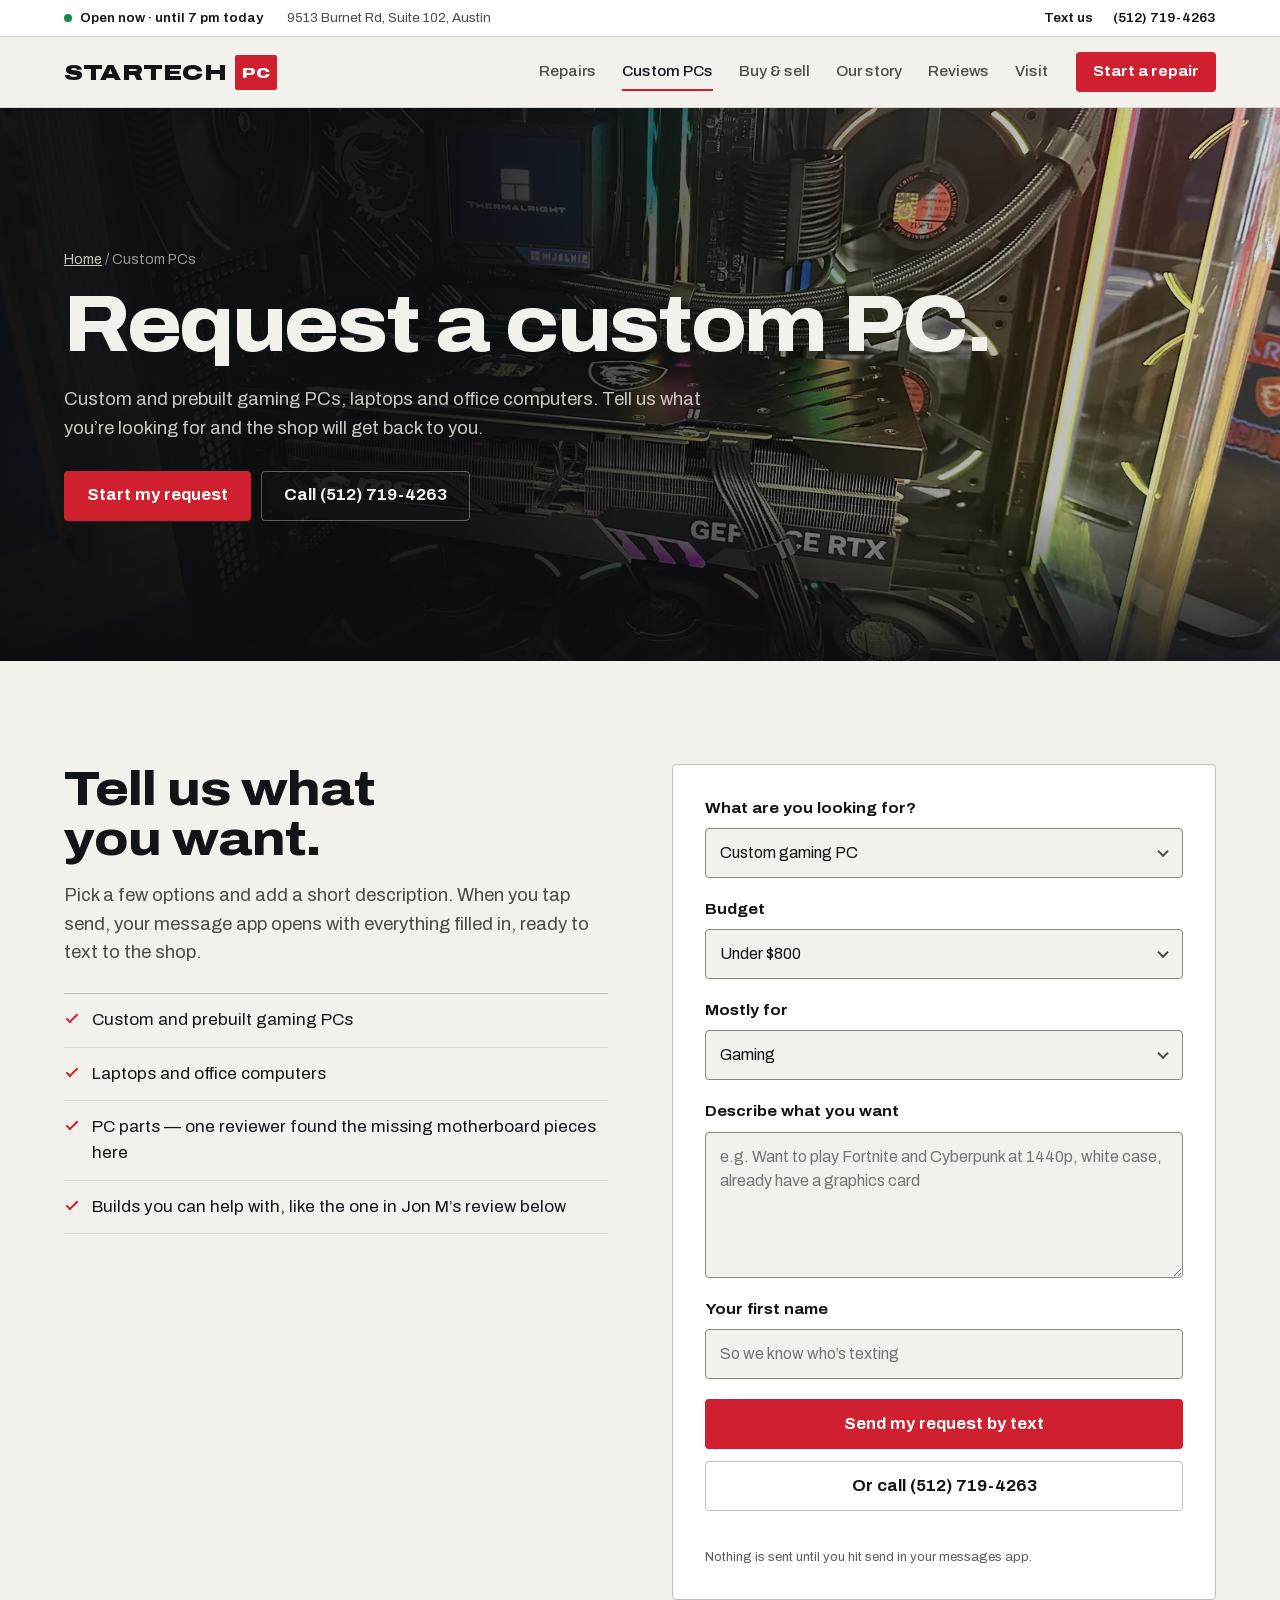
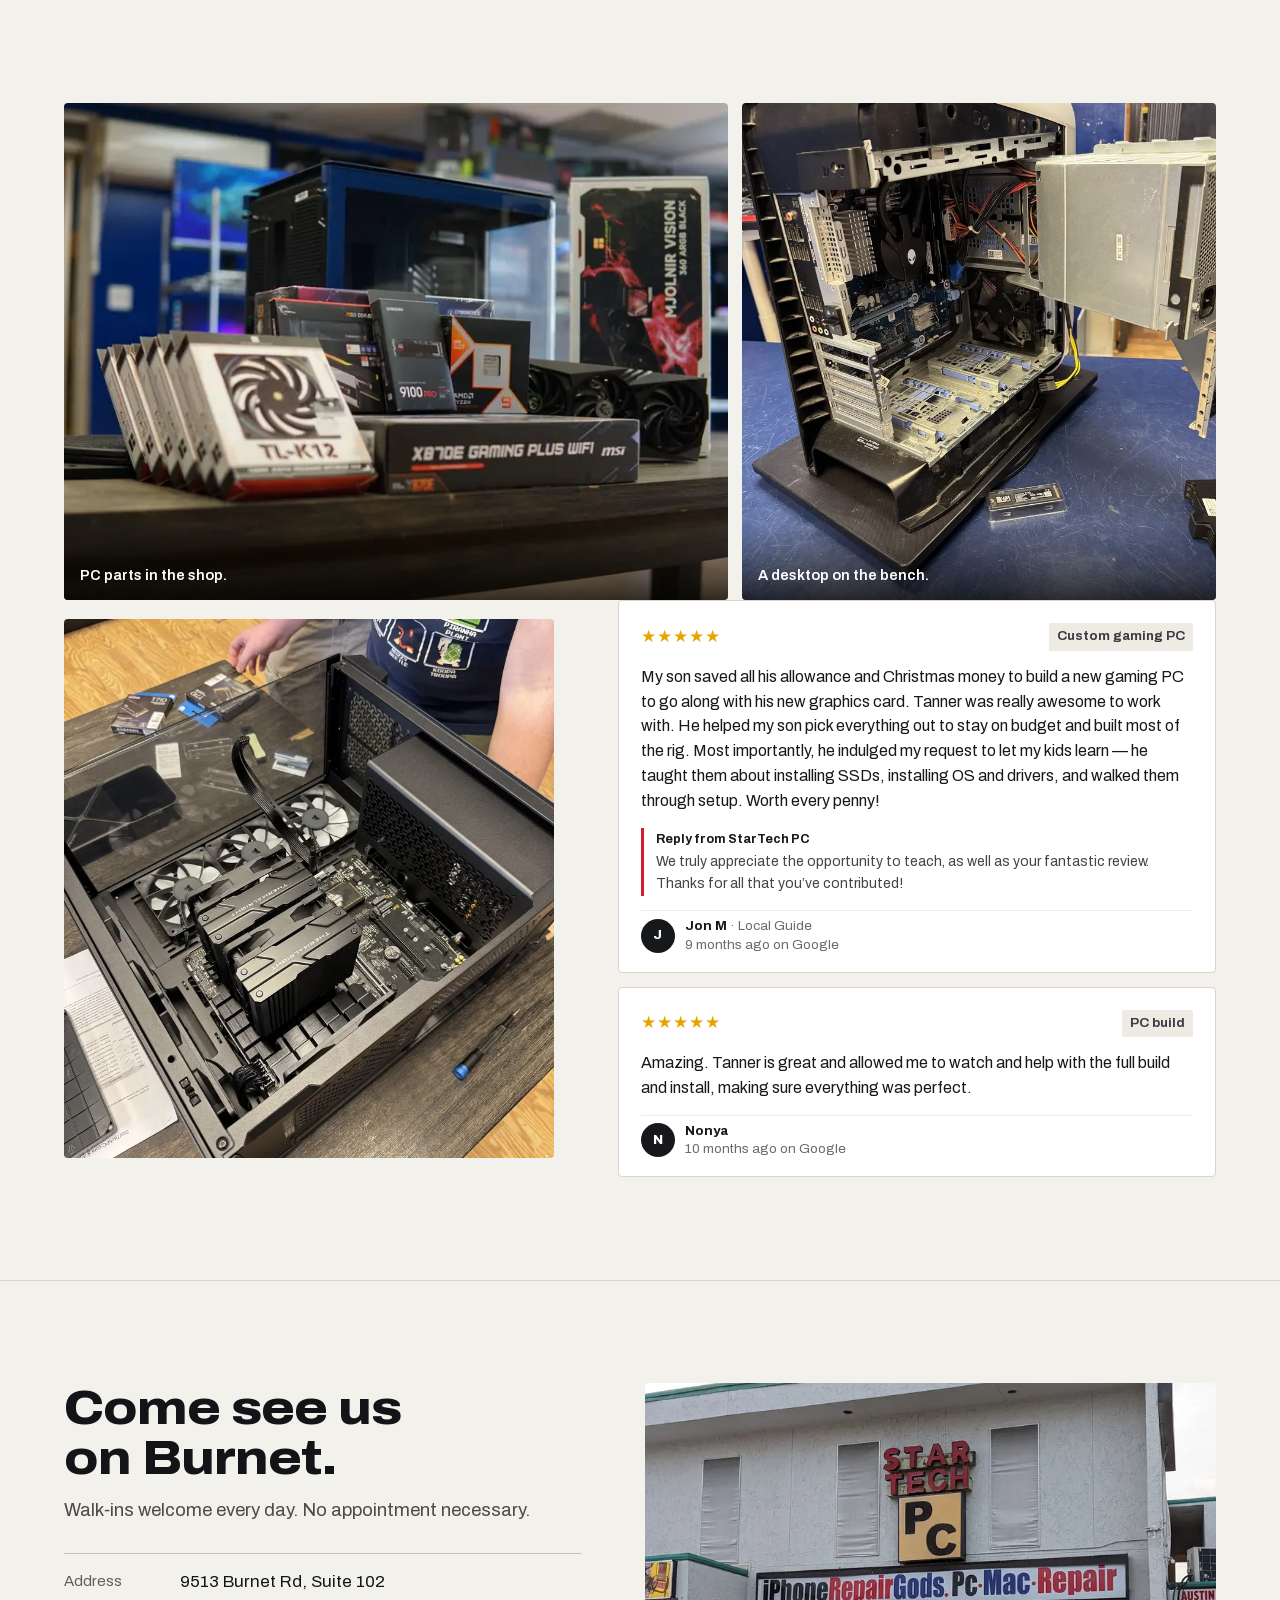
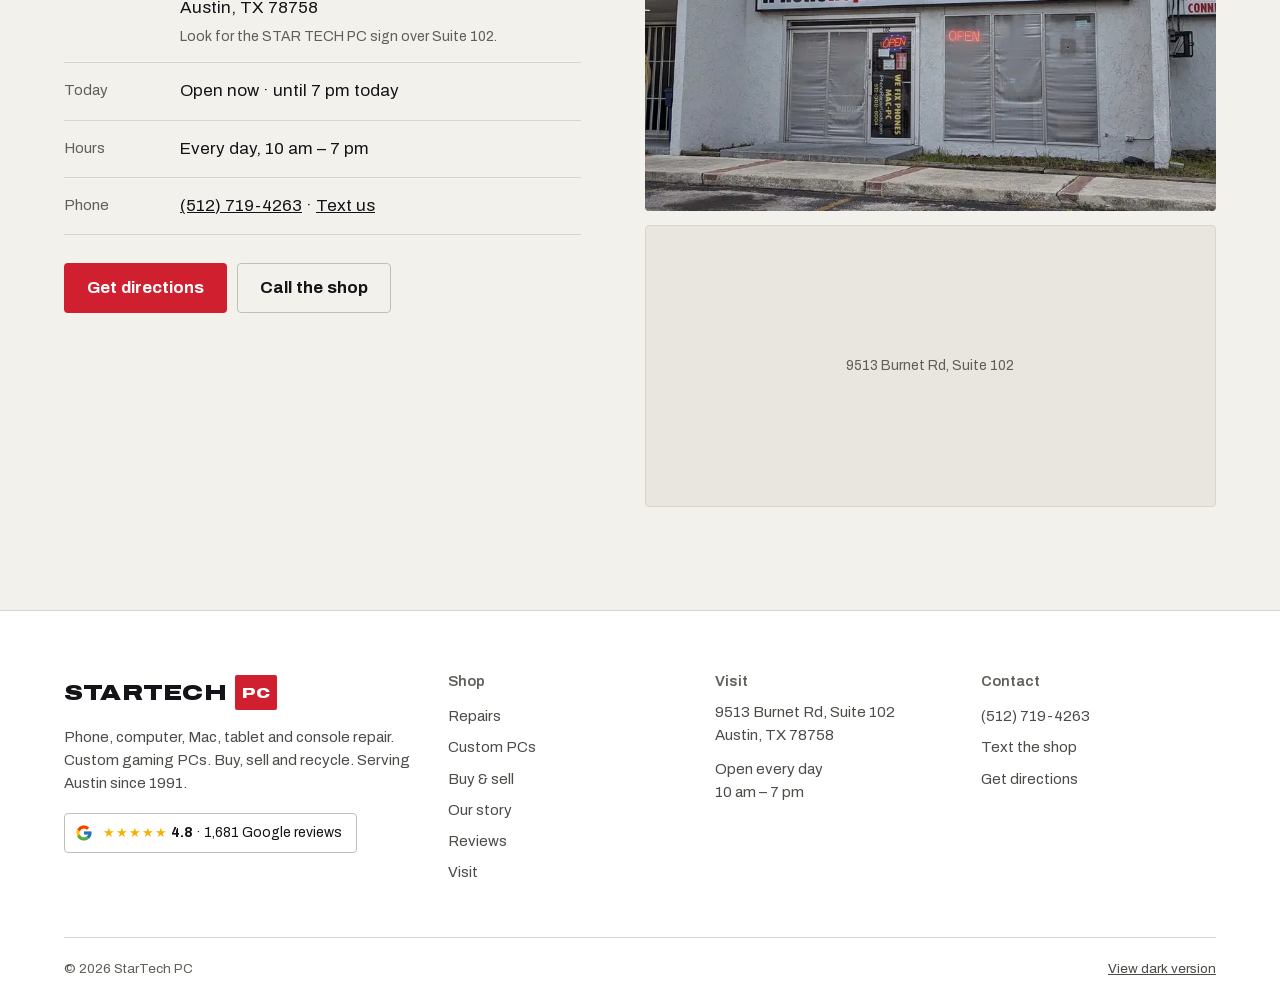
<file: light/custom-pcs.html>
<!doctype html>
<html lang="en" data-theme="light">
<head>
<meta charset="utf-8">
<meta name="viewport" content="width=device-width, initial-scale=1">
<meta name="robots" content="noindex, nofollow">
<title>Custom PCs · StarTech PC Austin</title>
<meta name="description" content="Request a custom or prebuilt gaming PC, laptop or office computer from StarTech PC in Austin.">
<meta name="color-scheme" content="light">
<meta name="theme-color" content="#f3f1ec">
<link rel="icon" href="../assets/favicon.svg" type="image/svg+xml">
<link rel="preload" href="../assets/fonts/archivo-var-latin.woff2" as="font" type="font/woff2" crossorigin>
<link rel="stylesheet" href="../assets/site.css">
<script type="application/ld+json">{"@context":"https://schema.org","@type":"ElectronicsStore","name":"StarTech PC","telephone":"+1-512-719-4263","image":"assets/img/storefront-1600.jpg","address":{"@type":"PostalAddress","streetAddress":"9513 Burnet Rd, Suite 102","addressLocality":"Austin","addressRegion":"TX","postalCode":"78758","addressCountry":"US"},"openingHours":"Mo-Su 10:00-19:00","geo":{"@type":"GeoCoordinates","latitude":30.3789233,"longitude":-97.7246592}}</script>
</head>
<body>
<a class="skip" href="#main">Skip to content</a>
<div class="util">
  <div class="wrap">
    <span class="status" data-status>Open daily, 10 am – 7 pm</span>
    <span class="util-addr">9513 Burnet Rd, Suite 102, Austin</span>
    <span class="util-right"><a href="sms:+15127194263?&body=Hi%20StarTech%20PC%2C%20">Text us</a><a href="tel:+15127194263">(512) 719-4263</a></span>
  </div>
</div>
<header class="top">
  <div class="wrap">
    <a class="logo" href="index.html" aria-label="StarTech PC home"><b>STARTECH</b> <i>PC</i></a>
    <nav class="nav" id="nav" aria-label="Main"><a href="repairs.html">Repairs</a><a href="custom-pcs.html" aria-current="page">Custom PCs</a><a href="sell.html">Buy & sell</a><a href="story.html">Our story</a><a href="reviews.html">Reviews</a><a href="visit.html">Visit</a></nav>
    <a class="btn btn-solid btn-sm hide-sm" href="repairs.html#finder">Start a repair</a>
    <button class="menu" aria-expanded="false" aria-controls="nav" data-menu><span></span><span></span><span class="sr">Menu</span></button>
  </div>
</header>
<main id="main">

<section class="page-head ph-photo">
  <picture class="ph-img"><source type="image/webp" srcset="../assets/img/build-glow-800.webp 800w, ../assets/img/build-glow-1600.webp 1600w" sizes="100vw"><img src="../assets/img/build-glow-1600.jpg" srcset="../assets/img/build-glow-800.jpg 800w, ../assets/img/build-glow-1600.jpg 1600w" sizes="100vw" alt="A gaming PC with an MSI GeForce RTX card at StarTech PC, glass panel open, RGB lighting on" fetchpriority="high" decoding="async"></picture>
  <div class="hero-scrim"></div>
  <div class="wrap ph-in">
    <p class="crumb"><a href="index.html">Home</a> / Custom PCs</p>
    <h1>Request a custom PC.</h1>
    <p class="lead">Custom and prebuilt gaming PCs, laptops and office computers. Tell us what you’re looking for and the shop will get back to you.</p>
    <div class="row-btns"><a class="btn btn-solid" href="#request">Start my request</a><a class="btn btn-line" href="tel:+15127194263">Call (512) 719-4263</a></div>
  </div>
</section>

<section class="sell" id="request">
  <div class="wrap sell-grid">
    <div>
      <h2>Tell us what you want.</h2>
      <p class="lead">Pick a few options and add a short description. When you tap send, your message app opens with everything filled in, ready to text to the shop.</p>
      <ul class="ticks">
        <li>Custom and prebuilt gaming PCs</li>
        <li>Laptops and office computers</li>
        <li>PC parts — one reviewer found the missing motherboard pieces here</li>
        <li>Builds you can help with, like the one in Jon&nbsp;M’s review below</li>
      </ul>
    </div>
    <form class="sf" data-pcreq>
      <label>What are you looking for?<div class="select"><select name="kind"><option>Custom gaming PC</option><option>Prebuilt gaming PC</option><option>Laptop</option><option>Office or home computer</option><option>Upgrade my current PC</option><option>Not sure yet</option></select></div></label>
      <label>Budget<div class="select"><select name="budget"><option>Under $800</option><option>$800 – $1,200</option><option>$1,200 – $1,800</option><option>$1,800 – $2,500</option><option>$2,500+</option><option>Not sure</option></select></div></label>
      <label>Mostly for<div class="select"><select name="use"><option>Gaming</option><option>Gaming and streaming</option><option>School or work</option><option>Video editing or design</option><option>Something else</option></select></div></label>
      <label>Describe what you want<textarea name="desc" rows="5" placeholder="e.g. Want to play Fortnite and Cyberpunk at 1440p, white case, already have a graphics card"></textarea></label>
      <label>Your first name<input name="name" autocomplete="given-name" placeholder="So we know who’s texting"></label>
      <a class="btn btn-solid" data-pcreq-sms href="#">Send my request by text</a>
      <a class="btn btn-line" href="tel:+15127194263">Or call (512) 719-4263</a>
      <p class="fx-note">Nothing is sent until you hit send in your messages app.</p>
    </form>
  </div>
</section>

<section class="shop strip">
  <div class="wrap">
    <div class="mosaic mosaic-2">
            <figure><picture class=""><source type="image/webp" srcset="../assets/img/parts-800.webp 800w, ../assets/img/parts-1600.webp 1600w" sizes="(min-width: 900px) 33vw, 100vw"><img src="../assets/img/parts-1600.jpg" srcset="../assets/img/parts-800.jpg 800w, ../assets/img/parts-1600.jpg 1600w" sizes="(min-width: 900px) 33vw, 100vw" alt="New PC parts on a table in the shop: case fans, an MSI motherboard, a graphics card, a Ryzen 9 CPU, an SSD and a liquid cooler" loading="lazy" decoding="async"></picture><figcaption>PC parts in the shop.</figcaption></figure>
      <figure><picture class=""><source type="image/webp" srcset="../assets/img/pc-open-800.webp 800w, ../assets/img/pc-open-1600.webp 1600w" sizes="(min-width: 900px) 33vw, 100vw"><img src="../assets/img/pc-open-1600.jpg" srcset="../assets/img/pc-open-800.jpg 800w, ../assets/img/pc-open-1600.jpg 1600w" sizes="(min-width: 900px) 33vw, 100vw" alt="A desktop PC opened up on the blue workbench" loading="lazy" decoding="async"></picture><figcaption>A desktop on the bench.</figcaption></figure>
    </div>
  </div>
</section>

<section class="pcs">
  <div class="wrap pcs-grid">
    <div class="pcs-media"><picture class=""><source type="image/webp" srcset="../assets/img/customer-build-800.webp 800w, ../assets/img/customer-build-1600.webp 1600w" sizes="(min-width: 900px) 45vw, 100vw"><img src="../assets/img/customer-build-1600.jpg" srcset="../assets/img/customer-build-800.jpg 800w, ../assets/img/customer-build-1600.jpg 1600w" sizes="(min-width: 900px) 45vw, 100vw" alt="A new PC being assembled at the shop" loading="lazy" decoding="async"></picture></div>
    <div>
      <figure class="rv" data-cat="pc" data-staff="Tanner">
  <div class="rv-top"><span class="stars" aria-hidden="true">★★★★★</span><span class="rv-tag">Custom gaming PC</span></div>
  <blockquote>My son saved all his allowance and Christmas money to build a new gaming PC to go along with his new graphics card. Tanner was really awesome to work with. He helped my son pick everything out to stay on budget and built most of the rig. Most importantly, he indulged my request to let my kids learn — he taught them about installing SSDs, installing OS and drivers, and walked them through setup. Worth every penny!</blockquote>
  
  <div class="rv-reply"><b>Reply from StarTech PC</b>We truly appreciate the opportunity to teach, as well as your fantastic review. Thanks for all that you’ve contributed!</div>
  <figcaption><span class="av" aria-hidden="true">J</span><span><b>Jon M</b> · Local Guide<br>9 months ago on Google</span></figcaption>
</figure>
      <figure class="rv" data-cat="pc" data-staff="Tanner">
  <div class="rv-top"><span class="stars" aria-hidden="true">★★★★★</span><span class="rv-tag">PC build</span></div>
  <blockquote>Amazing. Tanner is great and allowed me to watch and help with the full build and install, making sure everything was perfect.</blockquote>
  
  
  <figcaption><span class="av" aria-hidden="true">N</span><span><b>Nonya</b><br>10 months ago on Google</span></figcaption>
</figure>
    </div>
  </div>
</section>
<section class="visit" id="visit">
  <div class="wrap visit-grid">
    <div class="visit-info">
      <h2>Come see us on Burnet.</h2>
      <p class="lead">Walk‑ins welcome every day. No appointment necessary.</p>
      <dl class="facts">
        <div><dt>Address</dt><dd>9513 Burnet Rd, Suite 102<br>Austin, TX 78758<small>Look for the STAR TECH PC sign over Suite 102.</small></dd></div>
        <div><dt>Today</dt><dd><span data-status>Open daily, 10 am – 7 pm</span></dd></div>
        <div><dt>Hours</dt><dd>Every day, 10&nbsp;am – 7&nbsp;pm</dd></div>
        <div><dt>Phone</dt><dd><a href="tel:+15127194263">(512) 719-4263</a> · <a href="sms:+15127194263?&body=Hi%20StarTech%20PC%2C%20">Text us</a></dd></div>
      </dl>
      <div class="row-btns"><a class="btn btn-solid" href="https://www.google.com/maps/dir/?api=1&destination=StarTech+PC+9513+Burnet+Rd+Ste+102+Austin+TX+78758" target="_blank" rel="noopener">Get directions</a><a class="btn btn-line" href="tel:+15127194263">Call the shop</a></div>
    </div>
    <div class="visit-media">
      <picture class="visit-photo"><source type="image/webp" srcset="../assets/img/storefront-800.webp 800w, ../assets/img/storefront-1600.webp 1600w" sizes="(min-width: 900px) 50vw, 100vw"><img src="../assets/img/storefront-1600.jpg" srcset="../assets/img/storefront-800.jpg 800w, ../assets/img/storefront-1600.jpg 1600w" sizes="(min-width: 900px) 50vw, 100vw" alt="The storefront at 9513 Burnet Rd, Suite 102, with the STAR TECH PC sign above the door" loading="lazy" decoding="async"></picture>
      <div class="map"><iframe title="Map to StarTech PC" loading="lazy" referrerpolicy="no-referrer-when-downgrade" src="https://www.google.com/maps?q=StarTech+PC,+9513+Burnet+Rd+Ste+102,+Austin,+TX+78758&output=embed"></iframe></div>
    </div>
  </div>
</section>
</main>
<footer class="foot">
  <div class="wrap foot-grid">
    <div>
      <a class="logo" href="index.html" aria-label="StarTech PC home"><b>STARTECH</b> <i>PC</i></a>
      <p>Phone, computer, Mac, tablet and console repair. Custom gaming PCs. Buy, sell and recycle. Serving Austin since 1991.</p>
      <a class="foot-rating" href="https://www.google.com/maps/place/StarTech+PC/@30.3789233,-97.7246592,17z/data=!4m8!3m7!1s0x8644cbd748c72579:0x94a05ef3e4cf8bf5!8m2!3d30.3789233!4d-97.7246592!9m1!1b1" target="_blank" rel="noopener"><svg class="g" viewBox="0 0 48 48" aria-hidden="true"><path fill="#FFC107" d="M43.6 20.1H42V20H24v8h11.3C33.7 32.7 29.2 36 24 36c-6.6 0-12-5.4-12-12s5.4-12 12-12c3.1 0 5.8 1.2 7.9 3.1l5.7-5.7C34 6.1 29.3 4 24 4 13 4 4 13 4 24s9 20 20 20 20-9 20-20c0-1.3-.1-2.6-.4-3.9z"/><path fill="#FF3D00" d="m6.3 14.7 6.6 4.8C14.7 15.1 19 12 24 12c3.1 0 5.8 1.2 7.9 3.1l5.7-5.7C34 6.1 29.3 4 24 4 16.3 4 9.7 8.3 6.3 14.7z"/><path fill="#4CAF50" d="M24 44c5.2 0 9.9-2 13.4-5.2l-6.2-5.2C29.2 35.1 26.7 36 24 36c-5.2 0-9.6-3.3-11.3-7.9l-6.5 5C9.5 39.6 16.2 44 24 44z"/><path fill="#1976D2" d="M43.6 20.1H42V20H24v8h11.3c-.8 2.2-2.2 4.2-4.1 5.6l6.2 5.2C37 39.2 44 34 44 24c0-1.3-.1-2.6-.4-3.9z"/></svg><span><span class="stars" aria-hidden="true">★★★★★</span> <b>4.8</b> · 1,681 Google reviews</span></a>
    </div>
    <div><h2>Shop</h2><a href="repairs.html">Repairs</a><a href="custom-pcs.html">Custom PCs</a><a href="sell.html">Buy & sell</a><a href="story.html">Our story</a><a href="reviews.html">Reviews</a><a href="visit.html">Visit</a></div>
    <div><h2>Visit</h2><p>9513 Burnet Rd, Suite&nbsp;102<br>Austin, TX 78758</p><p>Open every day<br>10&nbsp;am – 7&nbsp;pm</p></div>
    <div><h2>Contact</h2><a href="tel:+15127194263">(512) 719-4263</a><a href="sms:+15127194263?&body=Hi%20StarTech%20PC%2C%20">Text the shop</a><a href="https://www.google.com/maps/dir/?api=1&destination=StarTech+PC+9513+Burnet+Rd+Ste+102+Austin+TX+78758" target="_blank" rel="noopener">Get directions</a></div>
  </div>
  <div class="wrap foot-base"><span>© 2026 StarTech PC</span><a href="../custom-pcs.html">View dark version</a></div>
</footer>
<nav class="callbar" aria-label="Quick contact">
  <a href="tel:+15127194263">Call</a><a href="sms:+15127194263?&body=Hi%20StarTech%20PC%2C%20">Text</a><a href="https://www.google.com/maps/dir/?api=1&destination=StarTech+PC+9513+Burnet+Rd+Ste+102+Austin+TX+78758" target="_blank" rel="noopener">Directions</a>
</nav>
<script>window.ST={"hours":[[10,19],[10,19],[10,19],[10,19],[10,19],[10,19],[10,19]],"tel":"+15127194263","count":"1,681"};</script>
<script src="../assets/data.js" defer></script>
<script src="../assets/app.js" defer></script>
</body>
</html>
</file>
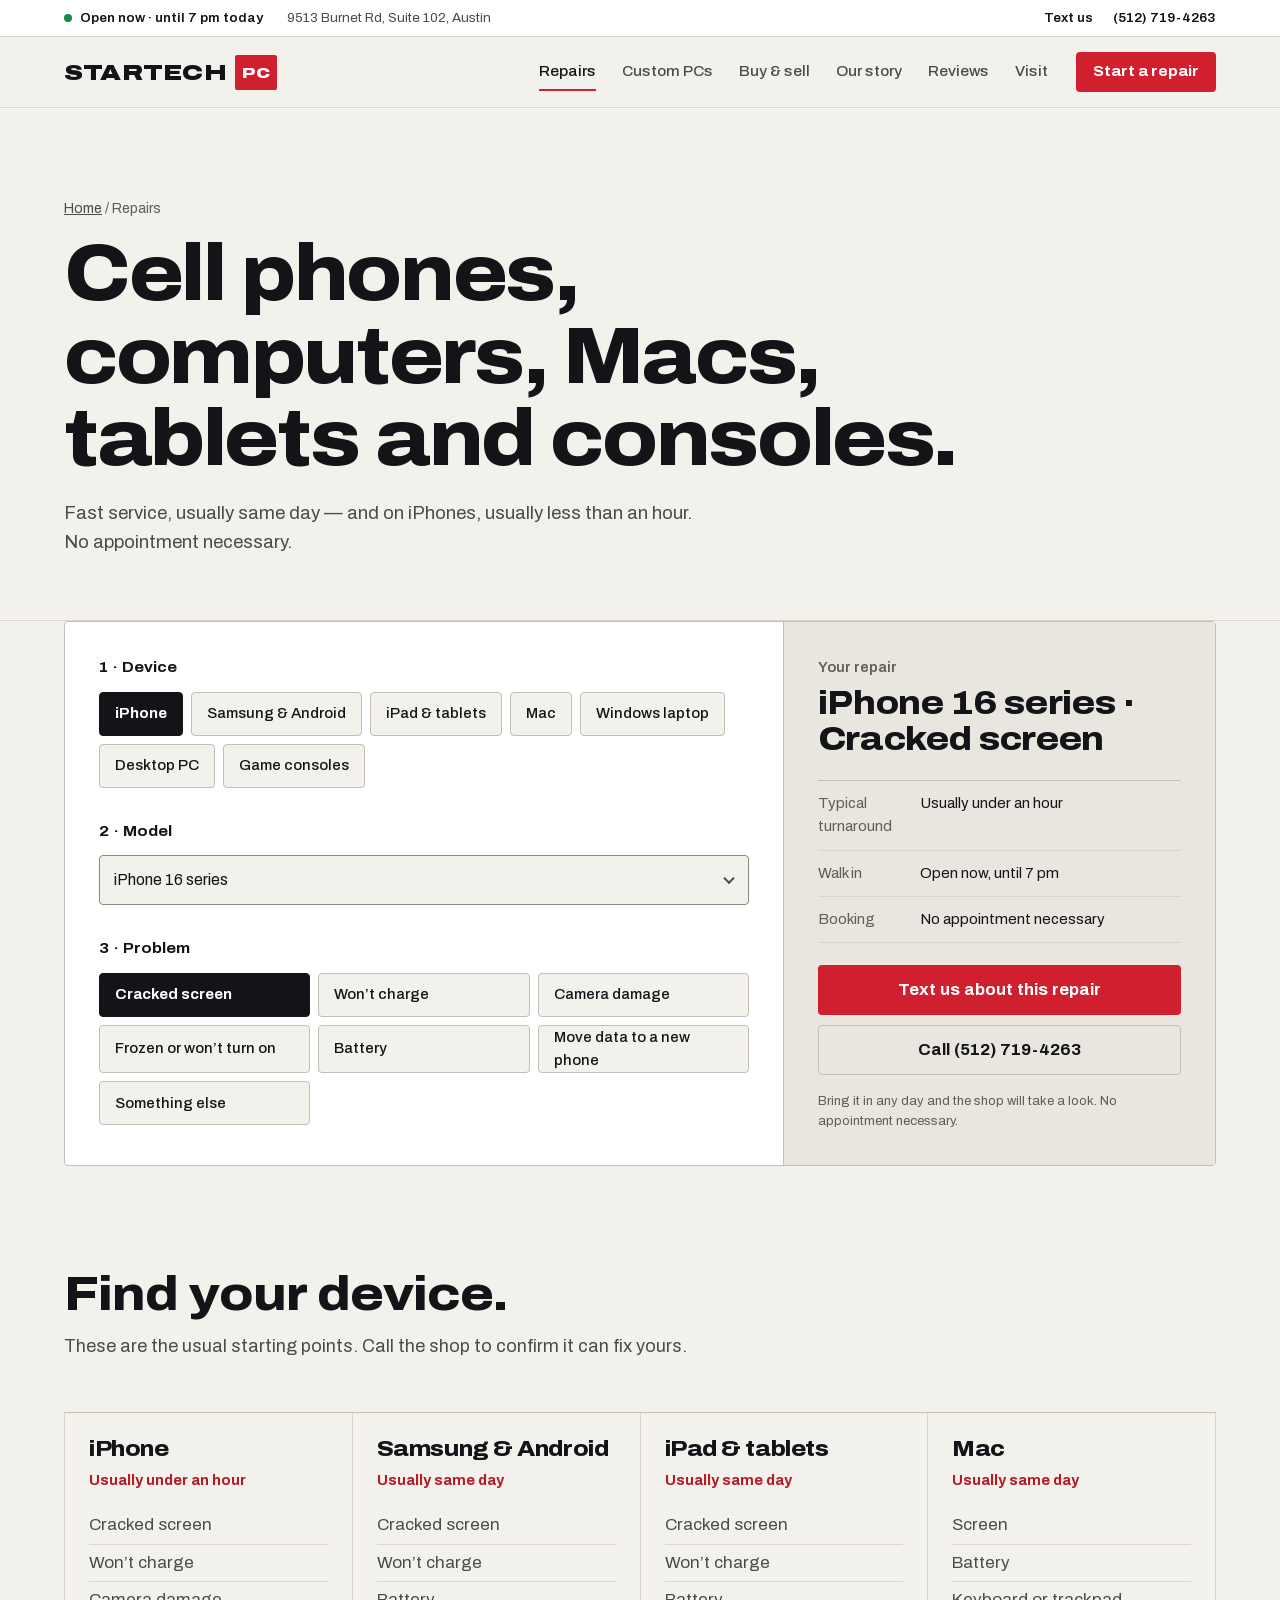
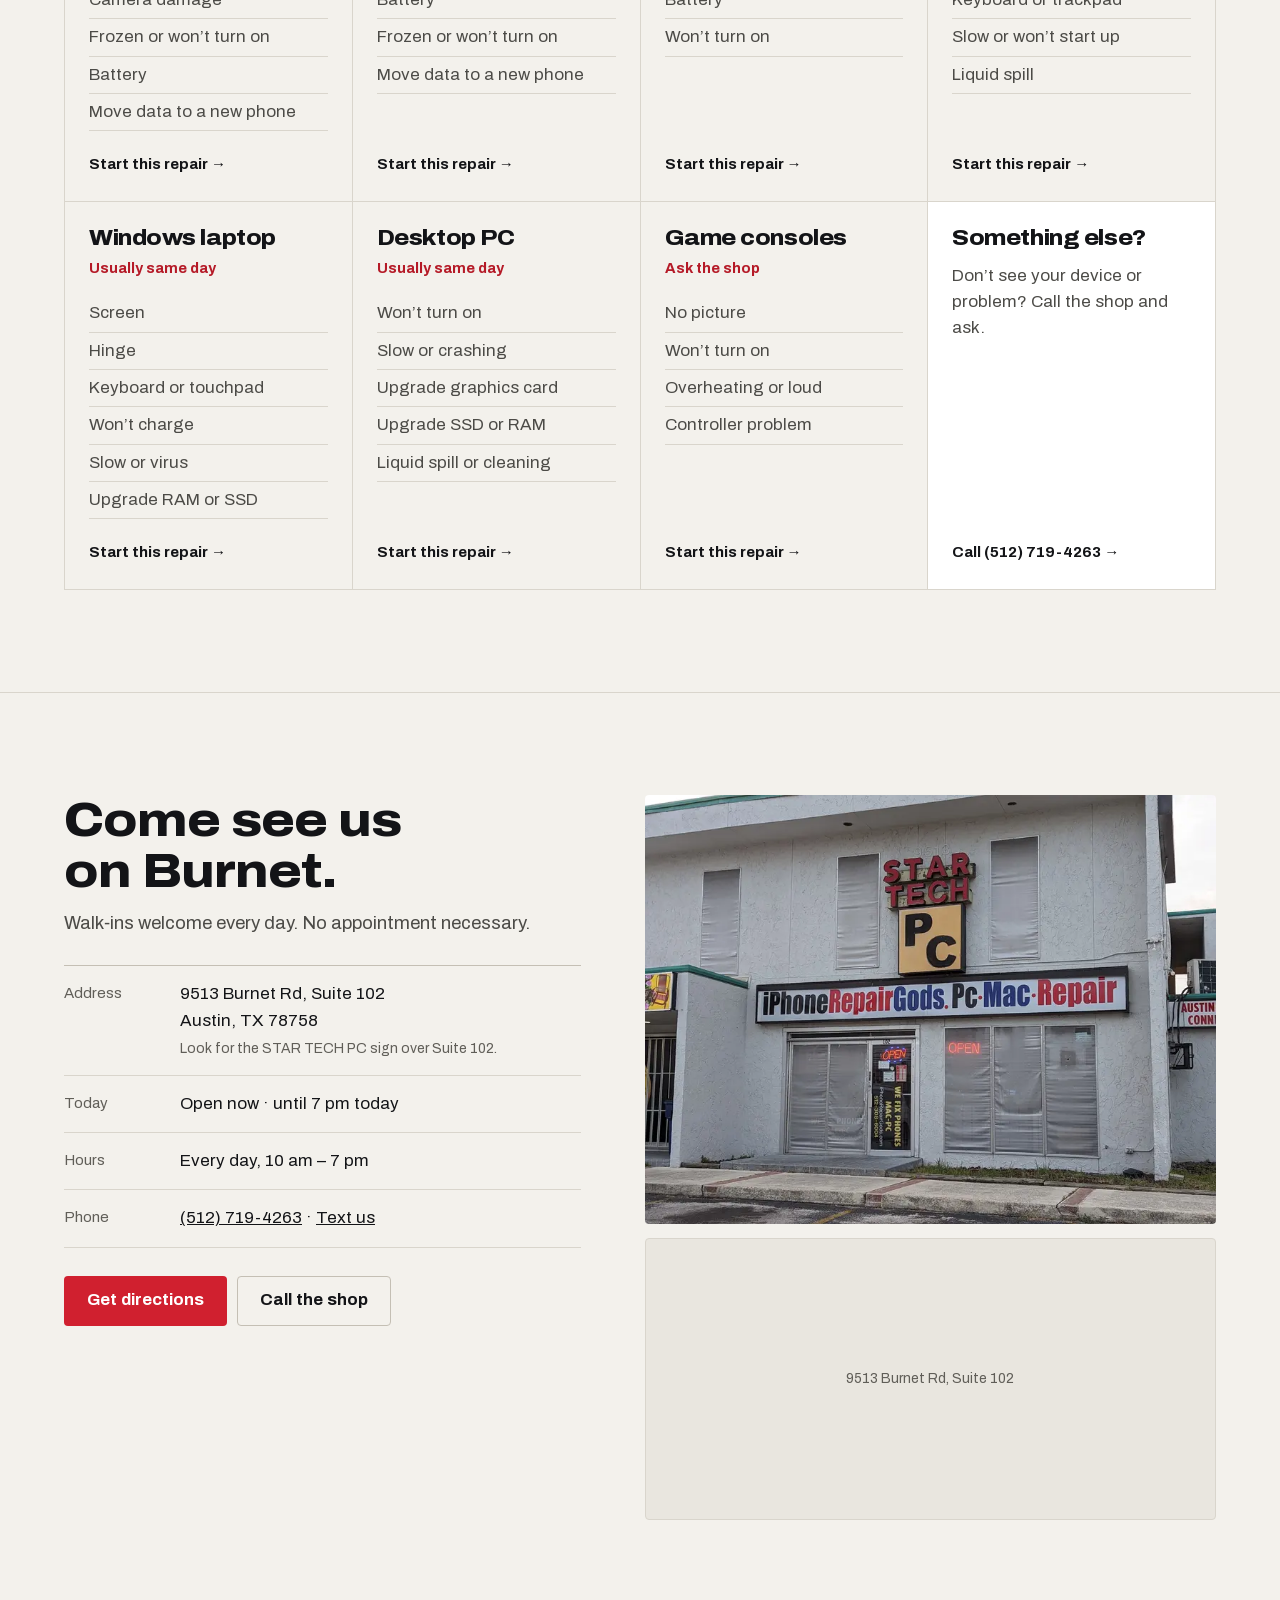
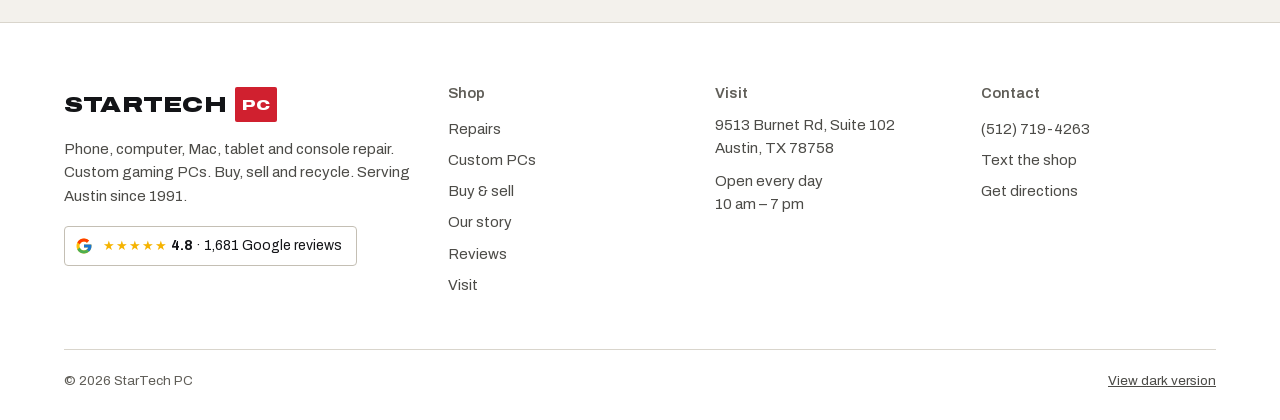
<file: light/repairs.html>
<!doctype html>
<html lang="en" data-theme="light">
<head>
<meta charset="utf-8">
<meta name="viewport" content="width=device-width, initial-scale=1">
<meta name="robots" content="noindex, nofollow">
<title>Repairs · StarTech PC Austin</title>
<meta name="description" content="iPhone, Samsung, iPad, Mac, laptop, desktop and gaming console repair in North Austin. Usually same day.">
<meta name="color-scheme" content="light">
<meta name="theme-color" content="#f3f1ec">
<link rel="icon" href="../assets/favicon.svg" type="image/svg+xml">
<link rel="preload" href="../assets/fonts/archivo-var-latin.woff2" as="font" type="font/woff2" crossorigin>
<link rel="stylesheet" href="../assets/site.css">
<script type="application/ld+json">{"@context":"https://schema.org","@type":"ElectronicsStore","name":"StarTech PC","telephone":"+1-512-719-4263","image":"assets/img/storefront-1600.jpg","address":{"@type":"PostalAddress","streetAddress":"9513 Burnet Rd, Suite 102","addressLocality":"Austin","addressRegion":"TX","postalCode":"78758","addressCountry":"US"},"openingHours":"Mo-Su 10:00-19:00","geo":{"@type":"GeoCoordinates","latitude":30.3789233,"longitude":-97.7246592}}</script>
</head>
<body>
<a class="skip" href="#main">Skip to content</a>
<div class="util">
  <div class="wrap">
    <span class="status" data-status>Open daily, 10 am – 7 pm</span>
    <span class="util-addr">9513 Burnet Rd, Suite 102, Austin</span>
    <span class="util-right"><a href="sms:+15127194263?&body=Hi%20StarTech%20PC%2C%20">Text us</a><a href="tel:+15127194263">(512) 719-4263</a></span>
  </div>
</div>
<header class="top">
  <div class="wrap">
    <a class="logo" href="index.html" aria-label="StarTech PC home"><b>STARTECH</b> <i>PC</i></a>
    <nav class="nav" id="nav" aria-label="Main"><a href="repairs.html" aria-current="page">Repairs</a><a href="custom-pcs.html">Custom PCs</a><a href="sell.html">Buy & sell</a><a href="story.html">Our story</a><a href="reviews.html">Reviews</a><a href="visit.html">Visit</a></nav>
    <a class="btn btn-solid btn-sm hide-sm" href="repairs.html#finder">Start a repair</a>
    <button class="menu" aria-expanded="false" aria-controls="nav" data-menu><span></span><span></span><span class="sr">Menu</span></button>
  </div>
</header>
<main id="main">

<section class="page-head">
  <div class="wrap">
    <p class="crumb"><a href="index.html">Home</a> / Repairs</p>
    <h1>Cell phones, computers, Macs, tablets and consoles.</h1>
    <p class="lead">Fast service, usually same day — and on iPhones, usually less than an hour. No appointment necessary.</p>
  </div>
</section>
<section class="finder" id="finder">
  <div class="wrap">
    
    <div class="fx">
      <div class="fx-steps">
        <fieldset class="fx-step"><legend>1 · Device</legend><div class="seg" data-f="device"><button type="button" data-v="iphone" aria-pressed="true">iPhone</button><button type="button" data-v="android" aria-pressed="false">Samsung & Android</button><button type="button" data-v="tablet" aria-pressed="false">iPad & tablets</button><button type="button" data-v="mac" aria-pressed="false">Mac</button><button type="button" data-v="laptop" aria-pressed="false">Windows laptop</button><button type="button" data-v="desktop" aria-pressed="false">Desktop PC</button><button type="button" data-v="console" aria-pressed="false">Game consoles</button></div></fieldset>
        <fieldset class="fx-step"><legend>2 · Model</legend><div class="select"><select data-f="model" aria-label="Model"></select></div></fieldset>
        <fieldset class="fx-step"><legend>3 · Problem</legend><div class="seg seg-col" data-f="repair"></div></fieldset>
      </div>
      <div class="fx-out">
        <p class="fx-what">Your repair</p>
        <p class="fx-title" data-o="what" aria-live="polite">iPhone 16 series · Cracked screen</p>
        <dl class="fx-meta">
          <div><dt>Typical turnaround</dt><dd data-o="time">Usually under an hour</dd></div>
          <div><dt>Walk in</dt><dd data-o="open">Open daily, 10 am – 7 pm</dd></div>
          <div><dt>Booking</dt><dd>No appointment necessary</dd></div>
        </dl>
        <div class="fx-cta"><a class="btn btn-solid" data-o="sms" href="sms:+15127194263?&body=Hi%20StarTech%20PC%2C%20">Text us about this repair</a><a class="btn btn-line" href="tel:+15127194263">Call (512) 719-4263</a></div>
        <p class="fx-note">Bring it in any day and the shop will take a look. No appointment necessary.</p>
      </div>
    </div>
  </div>
</section>
<section class="price-lists">
  <div class="wrap">
    <div class="sec-head"><h2>Find your device.</h2><p>These are the usual starting points. Call the shop to confirm it can fix yours.</p></div>
    <div class="fixgrid"><div class="fixcol" id="iphone"><h3>iPhone</h3><p class="fix-time">Usually under an hour</p><ul><li>Cracked screen</li><li>Won’t charge</li><li>Camera damage</li><li>Frozen or won’t turn on</li><li>Battery</li><li>Move data to a new phone</li></ul><a href="repairs.html?d=iphone#finder" aria-label="Start a repair: iPhone">Start this repair&nbsp;→</a></div><div class="fixcol" id="android"><h3>Samsung & Android</h3><p class="fix-time">Usually same day</p><ul><li>Cracked screen</li><li>Won’t charge</li><li>Battery</li><li>Frozen or won’t turn on</li><li>Move data to a new phone</li></ul><a href="repairs.html?d=android#finder" aria-label="Start a repair: Samsung & Android">Start this repair&nbsp;→</a></div><div class="fixcol" id="tablet"><h3>iPad & tablets</h3><p class="fix-time">Usually same day</p><ul><li>Cracked screen</li><li>Won’t charge</li><li>Battery</li><li>Won’t turn on</li></ul><a href="repairs.html?d=tablet#finder" aria-label="Start a repair: iPad & tablets">Start this repair&nbsp;→</a></div><div class="fixcol" id="mac"><h3>Mac</h3><p class="fix-time">Usually same day</p><ul><li>Screen</li><li>Battery</li><li>Keyboard or trackpad</li><li>Slow or won’t start up</li><li>Liquid spill</li></ul><a href="repairs.html?d=mac#finder" aria-label="Start a repair: Mac">Start this repair&nbsp;→</a></div><div class="fixcol" id="laptop"><h3>Windows laptop</h3><p class="fix-time">Usually same day</p><ul><li>Screen</li><li>Hinge</li><li>Keyboard or touchpad</li><li>Won’t charge</li><li>Slow or virus</li><li>Upgrade RAM or SSD</li></ul><a href="repairs.html?d=laptop#finder" aria-label="Start a repair: Windows laptop">Start this repair&nbsp;→</a></div><div class="fixcol" id="desktop"><h3>Desktop PC</h3><p class="fix-time">Usually same day</p><ul><li>Won’t turn on</li><li>Slow or crashing</li><li>Upgrade graphics card</li><li>Upgrade SSD or RAM</li><li>Liquid spill or cleaning</li></ul><a href="repairs.html?d=desktop#finder" aria-label="Start a repair: Desktop PC">Start this repair&nbsp;→</a></div><div class="fixcol" id="console"><h3>Game consoles</h3><p class="fix-time">Ask the shop</p><ul><li>No picture</li><li>Won’t turn on</li><li>Overheating or loud</li><li>Controller problem</li></ul><a href="repairs.html?d=console#finder" aria-label="Start a repair: Game consoles">Start this repair&nbsp;→</a></div><div class="fixcol fixcol-more"><h3>Something else?</h3><p>Don’t see your device or problem? Call the shop and ask.</p><a href="tel:+15127194263">Call (512) 719-4263&nbsp;→</a></div></div>
  </div>
</section>
<section class="visit" id="visit">
  <div class="wrap visit-grid">
    <div class="visit-info">
      <h2>Come see us on Burnet.</h2>
      <p class="lead">Walk‑ins welcome every day. No appointment necessary.</p>
      <dl class="facts">
        <div><dt>Address</dt><dd>9513 Burnet Rd, Suite 102<br>Austin, TX 78758<small>Look for the STAR TECH PC sign over Suite 102.</small></dd></div>
        <div><dt>Today</dt><dd><span data-status>Open daily, 10 am – 7 pm</span></dd></div>
        <div><dt>Hours</dt><dd>Every day, 10&nbsp;am – 7&nbsp;pm</dd></div>
        <div><dt>Phone</dt><dd><a href="tel:+15127194263">(512) 719-4263</a> · <a href="sms:+15127194263?&body=Hi%20StarTech%20PC%2C%20">Text us</a></dd></div>
      </dl>
      <div class="row-btns"><a class="btn btn-solid" href="https://www.google.com/maps/dir/?api=1&destination=StarTech+PC+9513+Burnet+Rd+Ste+102+Austin+TX+78758" target="_blank" rel="noopener">Get directions</a><a class="btn btn-line" href="tel:+15127194263">Call the shop</a></div>
    </div>
    <div class="visit-media">
      <picture class="visit-photo"><source type="image/webp" srcset="../assets/img/storefront-800.webp 800w, ../assets/img/storefront-1600.webp 1600w" sizes="(min-width: 900px) 50vw, 100vw"><img src="../assets/img/storefront-1600.jpg" srcset="../assets/img/storefront-800.jpg 800w, ../assets/img/storefront-1600.jpg 1600w" sizes="(min-width: 900px) 50vw, 100vw" alt="The storefront at 9513 Burnet Rd, Suite 102, with the STAR TECH PC sign above the door" loading="lazy" decoding="async"></picture>
      <div class="map"><iframe title="Map to StarTech PC" loading="lazy" referrerpolicy="no-referrer-when-downgrade" src="https://www.google.com/maps?q=StarTech+PC,+9513+Burnet+Rd+Ste+102,+Austin,+TX+78758&output=embed"></iframe></div>
    </div>
  </div>
</section>
</main>
<footer class="foot">
  <div class="wrap foot-grid">
    <div>
      <a class="logo" href="index.html" aria-label="StarTech PC home"><b>STARTECH</b> <i>PC</i></a>
      <p>Phone, computer, Mac, tablet and console repair. Custom gaming PCs. Buy, sell and recycle. Serving Austin since 1991.</p>
      <a class="foot-rating" href="https://www.google.com/maps/place/StarTech+PC/@30.3789233,-97.7246592,17z/data=!4m8!3m7!1s0x8644cbd748c72579:0x94a05ef3e4cf8bf5!8m2!3d30.3789233!4d-97.7246592!9m1!1b1" target="_blank" rel="noopener"><svg class="g" viewBox="0 0 48 48" aria-hidden="true"><path fill="#FFC107" d="M43.6 20.1H42V20H24v8h11.3C33.7 32.7 29.2 36 24 36c-6.6 0-12-5.4-12-12s5.4-12 12-12c3.1 0 5.8 1.2 7.9 3.1l5.7-5.7C34 6.1 29.3 4 24 4 13 4 4 13 4 24s9 20 20 20 20-9 20-20c0-1.3-.1-2.6-.4-3.9z"/><path fill="#FF3D00" d="m6.3 14.7 6.6 4.8C14.7 15.1 19 12 24 12c3.1 0 5.8 1.2 7.9 3.1l5.7-5.7C34 6.1 29.3 4 24 4 16.3 4 9.7 8.3 6.3 14.7z"/><path fill="#4CAF50" d="M24 44c5.2 0 9.9-2 13.4-5.2l-6.2-5.2C29.2 35.1 26.7 36 24 36c-5.2 0-9.6-3.3-11.3-7.9l-6.5 5C9.5 39.6 16.2 44 24 44z"/><path fill="#1976D2" d="M43.6 20.1H42V20H24v8h11.3c-.8 2.2-2.2 4.2-4.1 5.6l6.2 5.2C37 39.2 44 34 44 24c0-1.3-.1-2.6-.4-3.9z"/></svg><span><span class="stars" aria-hidden="true">★★★★★</span> <b>4.8</b> · 1,681 Google reviews</span></a>
    </div>
    <div><h2>Shop</h2><a href="repairs.html">Repairs</a><a href="custom-pcs.html">Custom PCs</a><a href="sell.html">Buy & sell</a><a href="story.html">Our story</a><a href="reviews.html">Reviews</a><a href="visit.html">Visit</a></div>
    <div><h2>Visit</h2><p>9513 Burnet Rd, Suite&nbsp;102<br>Austin, TX 78758</p><p>Open every day<br>10&nbsp;am – 7&nbsp;pm</p></div>
    <div><h2>Contact</h2><a href="tel:+15127194263">(512) 719-4263</a><a href="sms:+15127194263?&body=Hi%20StarTech%20PC%2C%20">Text the shop</a><a href="https://www.google.com/maps/dir/?api=1&destination=StarTech+PC+9513+Burnet+Rd+Ste+102+Austin+TX+78758" target="_blank" rel="noopener">Get directions</a></div>
  </div>
  <div class="wrap foot-base"><span>© 2026 StarTech PC</span><a href="../repairs.html">View dark version</a></div>
</footer>
<nav class="callbar" aria-label="Quick contact">
  <a href="tel:+15127194263">Call</a><a href="sms:+15127194263?&body=Hi%20StarTech%20PC%2C%20">Text</a><a href="https://www.google.com/maps/dir/?api=1&destination=StarTech+PC+9513+Burnet+Rd+Ste+102+Austin+TX+78758" target="_blank" rel="noopener">Directions</a>
</nav>
<script>window.ST={"hours":[[10,19],[10,19],[10,19],[10,19],[10,19],[10,19],[10,19]],"tel":"+15127194263","count":"1,681"};</script>
<script src="../assets/data.js" defer></script>
<script src="../assets/app.js" defer></script>
</body>
</html>
</file>
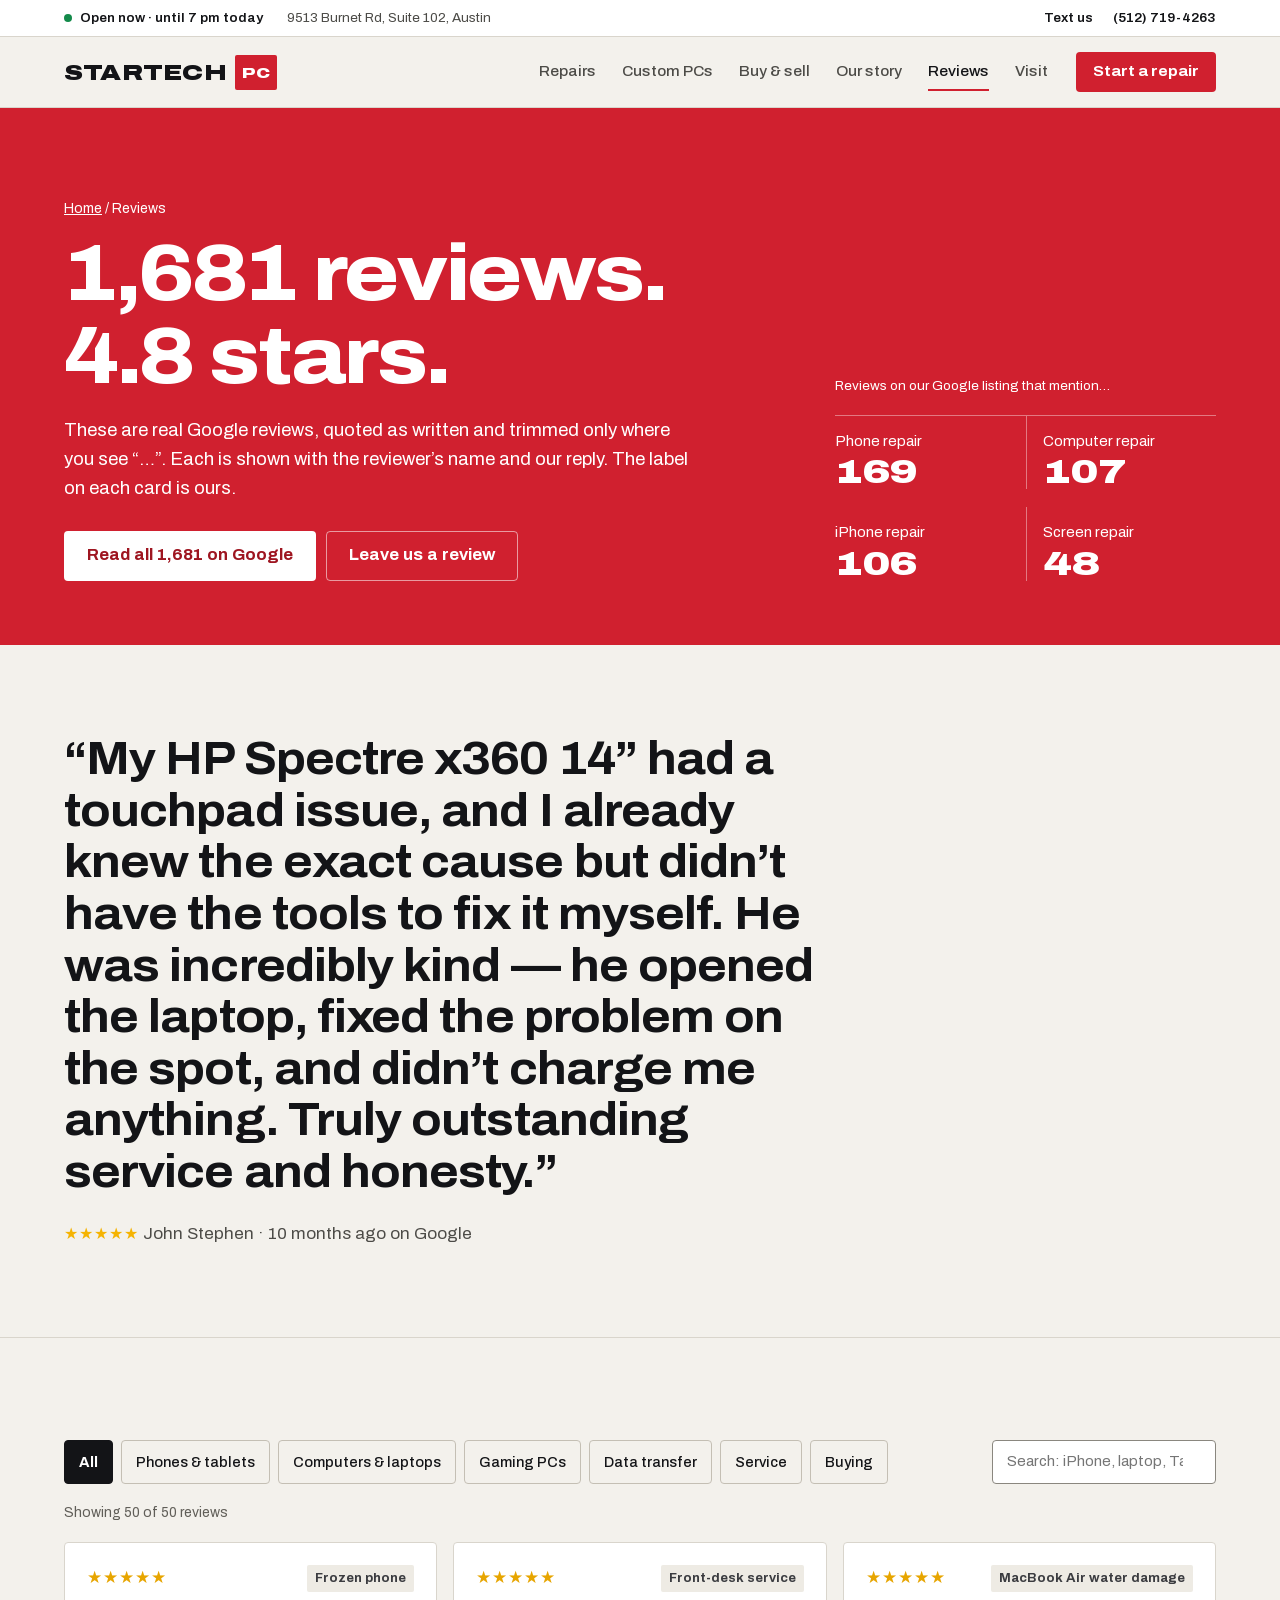
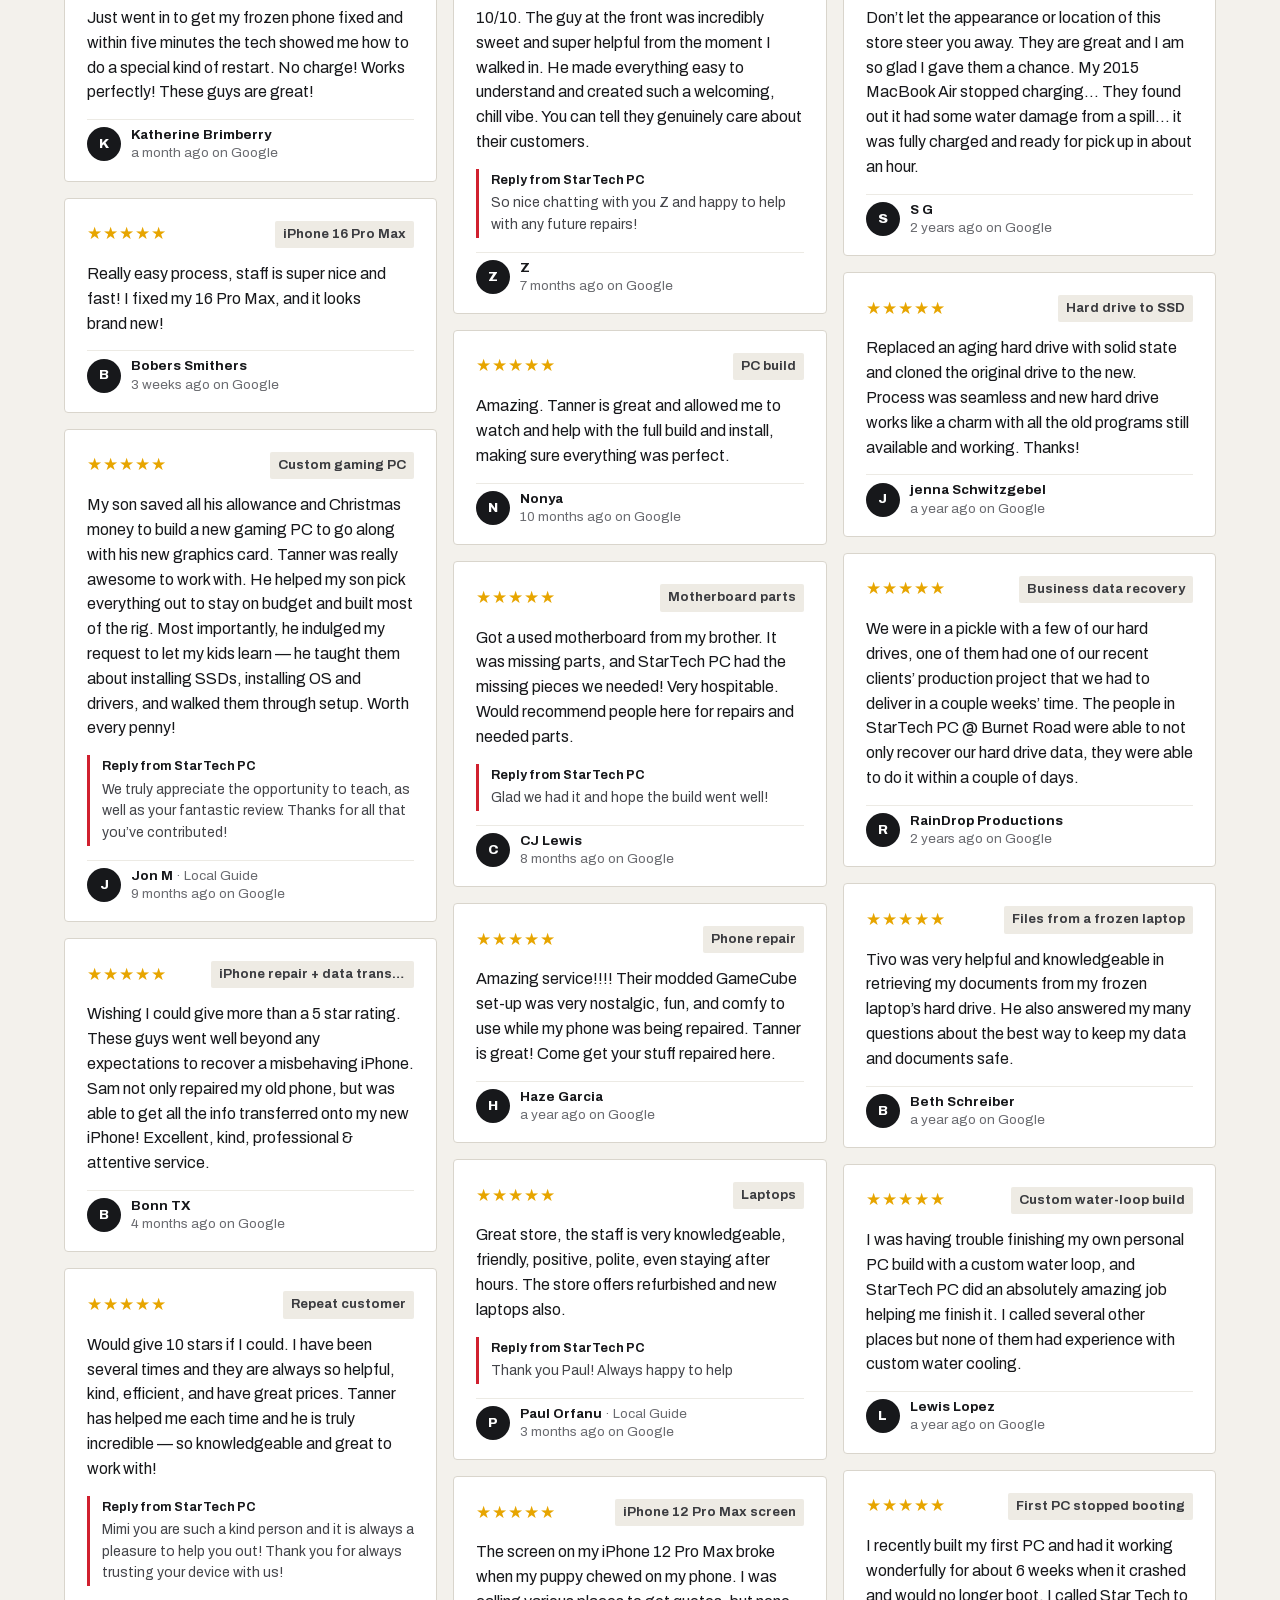
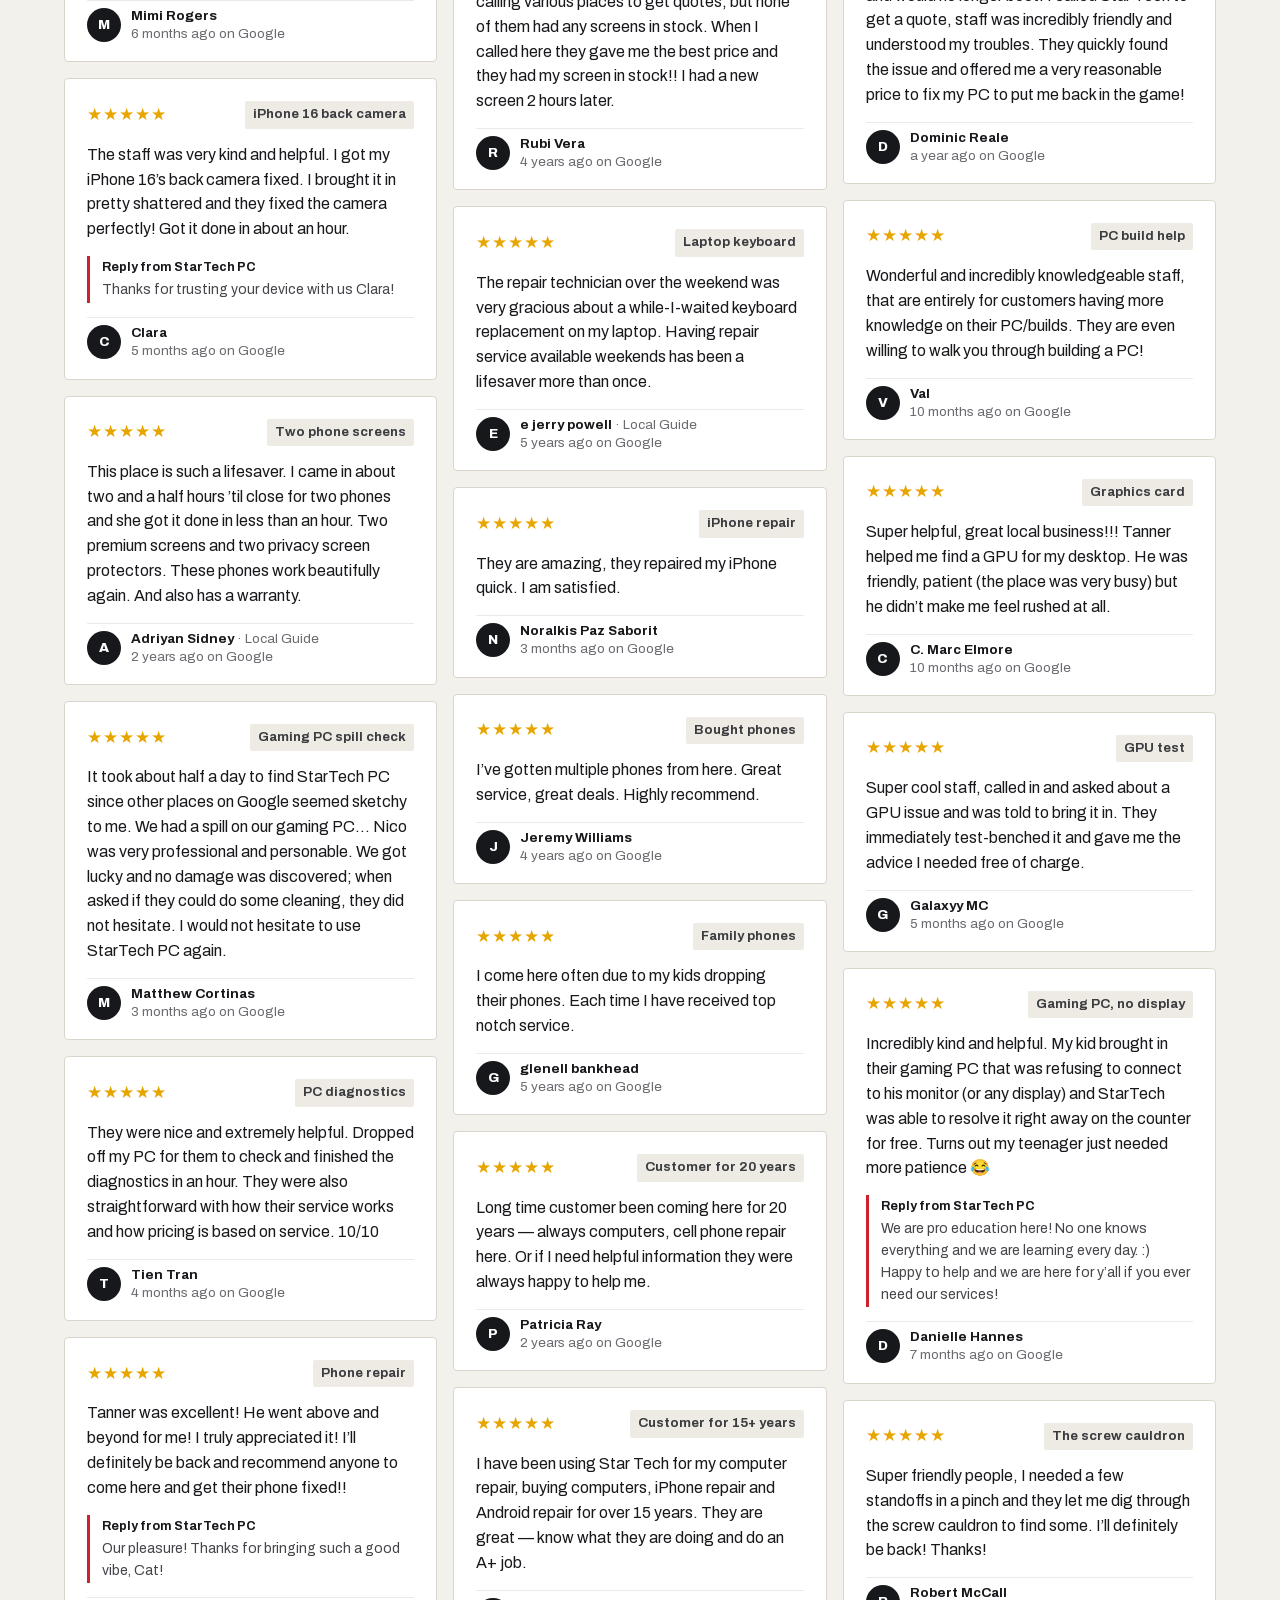
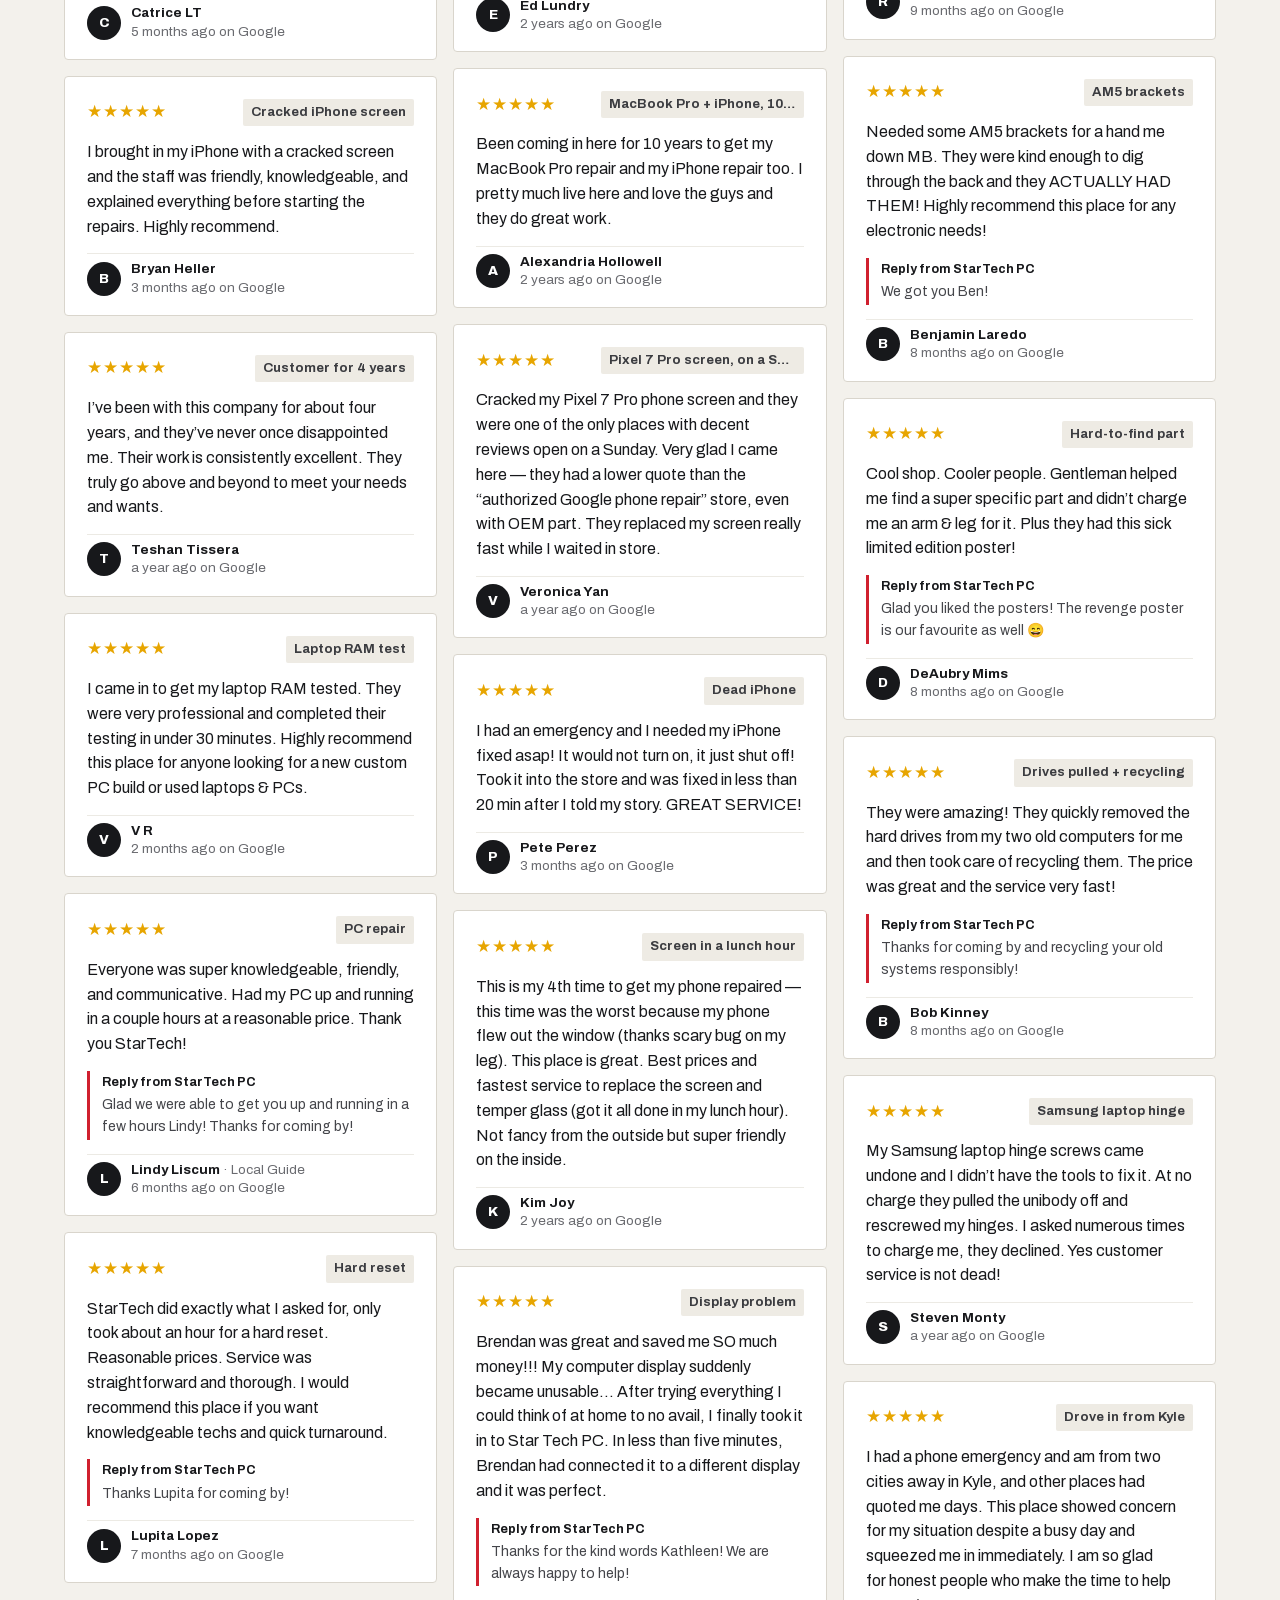
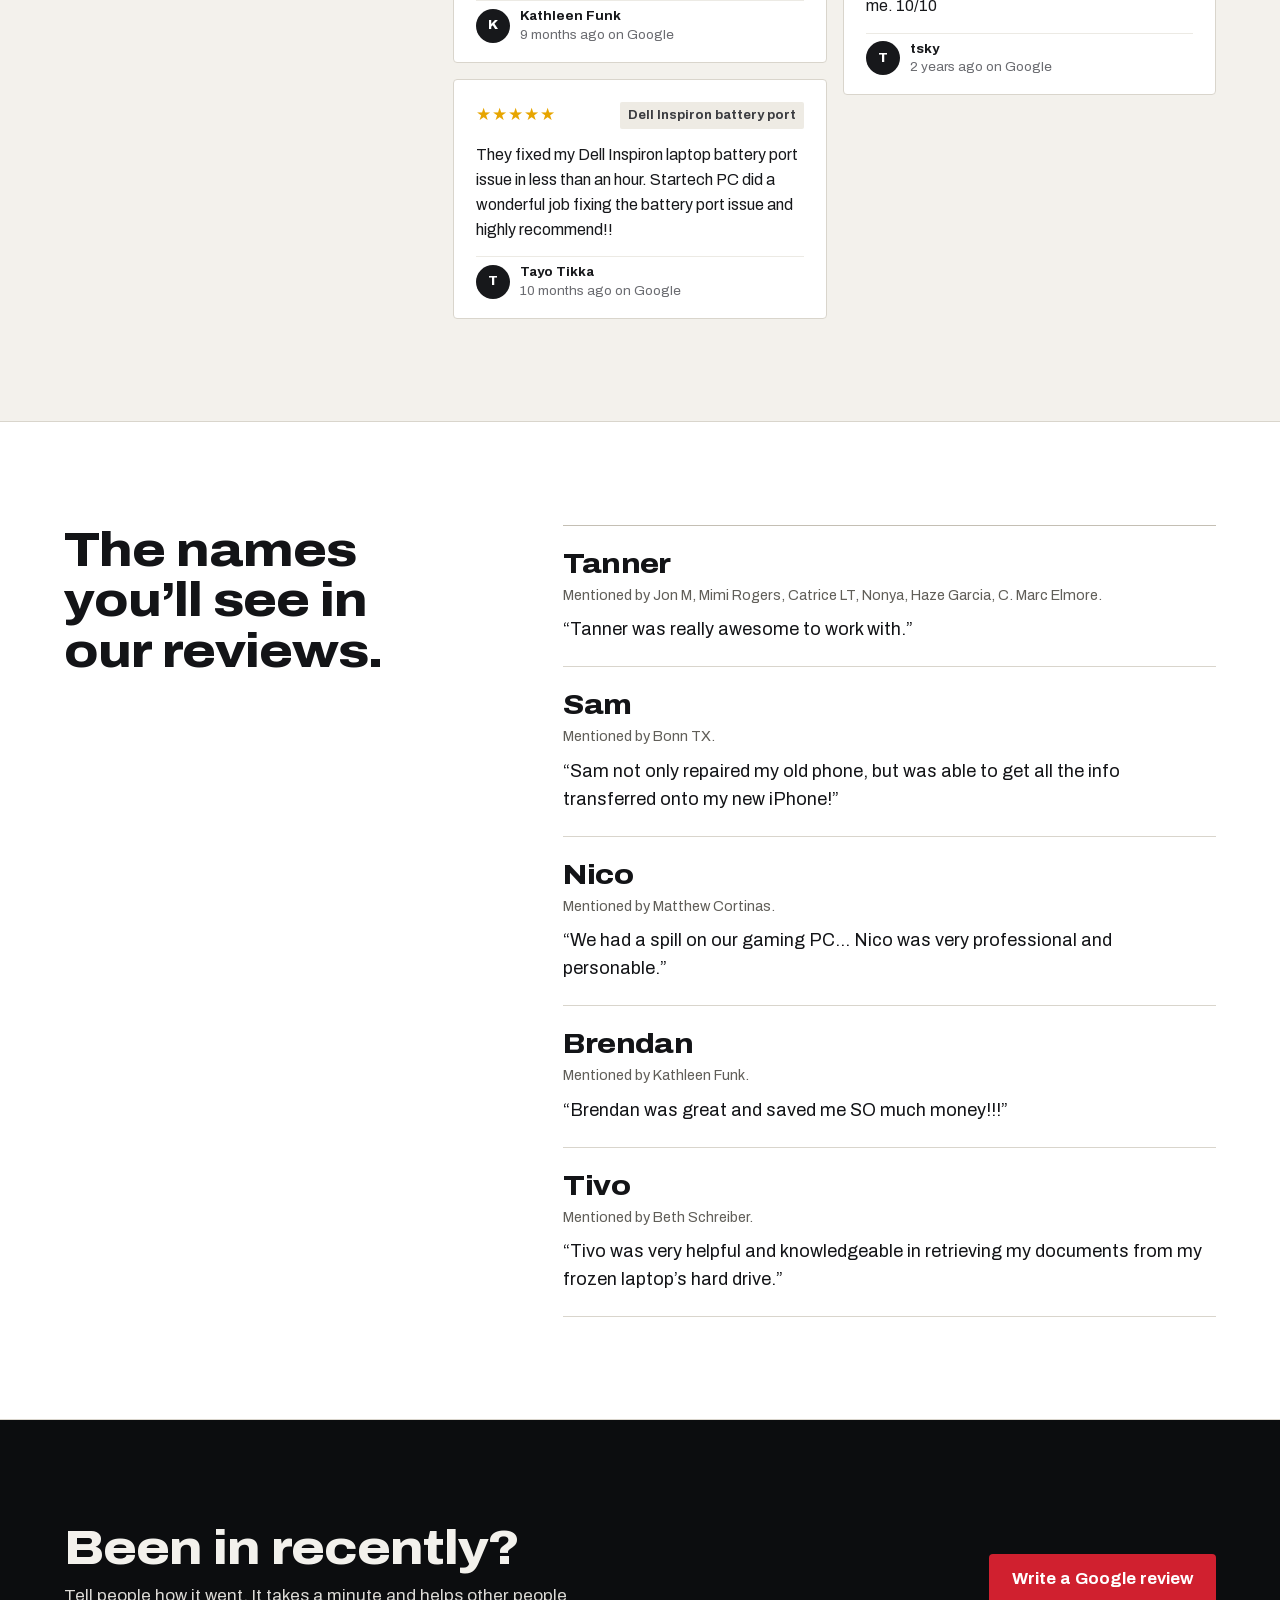
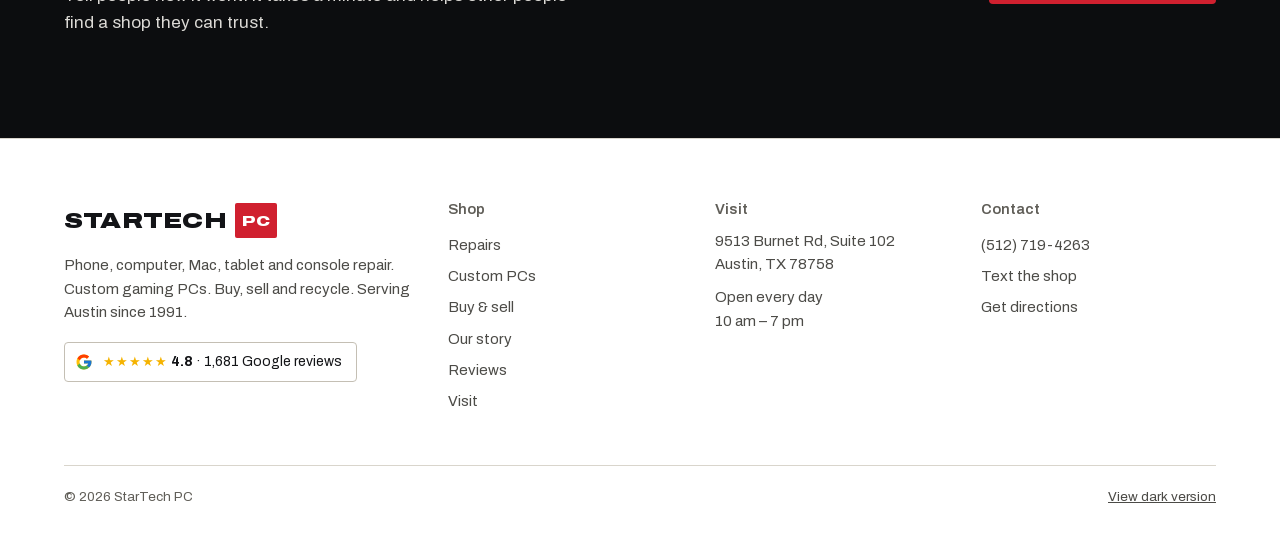
<file: light/reviews.html>
<!doctype html>
<html lang="en" data-theme="light">
<head>
<meta charset="utf-8">
<meta name="viewport" content="width=device-width, initial-scale=1">
<meta name="robots" content="noindex, nofollow">
<title>Reviews · StarTech PC Austin</title>
<meta name="description" content="1,681 Google reviews, 4.8 stars. Real reviews of StarTech PC repairs and custom builds.">
<meta name="color-scheme" content="light">
<meta name="theme-color" content="#f3f1ec">
<link rel="icon" href="../assets/favicon.svg" type="image/svg+xml">
<link rel="preload" href="../assets/fonts/archivo-var-latin.woff2" as="font" type="font/woff2" crossorigin>
<link rel="stylesheet" href="../assets/site.css">
<script type="application/ld+json">{"@context":"https://schema.org","@type":"ElectronicsStore","name":"StarTech PC","telephone":"+1-512-719-4263","image":"assets/img/storefront-1600.jpg","address":{"@type":"PostalAddress","streetAddress":"9513 Burnet Rd, Suite 102","addressLocality":"Austin","addressRegion":"TX","postalCode":"78758","addressCountry":"US"},"openingHours":"Mo-Su 10:00-19:00","geo":{"@type":"GeoCoordinates","latitude":30.3789233,"longitude":-97.7246592}}</script>
</head>
<body>
<a class="skip" href="#main">Skip to content</a>
<div class="util">
  <div class="wrap">
    <span class="status" data-status>Open daily, 10 am – 7 pm</span>
    <span class="util-addr">9513 Burnet Rd, Suite 102, Austin</span>
    <span class="util-right"><a href="sms:+15127194263?&body=Hi%20StarTech%20PC%2C%20">Text us</a><a href="tel:+15127194263">(512) 719-4263</a></span>
  </div>
</div>
<header class="top">
  <div class="wrap">
    <a class="logo" href="index.html" aria-label="StarTech PC home"><b>STARTECH</b> <i>PC</i></a>
    <nav class="nav" id="nav" aria-label="Main"><a href="repairs.html">Repairs</a><a href="custom-pcs.html">Custom PCs</a><a href="sell.html">Buy & sell</a><a href="story.html">Our story</a><a href="reviews.html" aria-current="page">Reviews</a><a href="visit.html">Visit</a></nav>
    <a class="btn btn-solid btn-sm hide-sm" href="repairs.html#finder">Start a repair</a>
    <button class="menu" aria-expanded="false" aria-controls="nav" data-menu><span></span><span></span><span class="sr">Menu</span></button>
  </div>
</header>
<main id="main">

<section class="page-head ph-reviews">
  <div class="wrap ph-rev-grid">
    <div>
      <p class="crumb"><a href="index.html">Home</a> / Reviews</p>
      <h1>1,681 reviews. <br class="br-lg">4.8 stars.</h1>
      <p class="lead">These are real Google reviews, quoted as written and trimmed only where you see “…”. Each is shown with the reviewer’s name and our reply. The label on each card is ours.</p>
      <div class="row-btns"><a class="btn btn-solid" href="https://www.google.com/maps/place/StarTech+PC/@30.3789233,-97.7246592,17z/data=!4m8!3m7!1s0x8644cbd748c72579:0x94a05ef3e4cf8bf5!8m2!3d30.3789233!4d-97.7246592!9m1!1b1" target="_blank" rel="noopener">Read all 1,681 on Google</a><a class="btn btn-line" href="https://www.google.com/maps/place/StarTech+PC/@30.3789233,-97.7246592,17z/data=!4m8!3m7!1s0x8644cbd748c72579:0x94a05ef3e4cf8bf5!8m2!3d30.3789233!4d-97.7246592!9m1!1b1" target="_blank" rel="noopener">Leave us a review</a></div>
    </div>
    <div class="ph-score">
      <p class="br-small">Reviews on our Google listing that mention…</p>
      <ul class="br-topics"><li><span>Phone repair</span><b>169</b></li><li><span>Computer repair</span><b>107</b></li><li><span>iPhone repair</span><b>106</b></li><li><span>Screen repair</span><b>48</b></li></ul>
    </div>
  </div>
</section>

<section class="feature-quote">
  <div class="wrap">
    <blockquote>“My HP Spectre x360 14” had a touchpad issue, and I already knew the exact cause but didn’t have the tools to fix it myself. He was incredibly kind — he opened the laptop, fixed the problem on the spot, and didn’t charge me anything. Truly outstanding service and honesty.”</blockquote>
    <p class="fq-by"><span class="stars" aria-hidden="true">★★★★★</span> John Stephen · 10 months ago on Google</p>
  </div>
</section>

<section class="wall-sec">
  <div class="wrap">
    <div class="wall-bar">
      <div class="chips" role="group" aria-label="Filter reviews"><button type="button" data-cat="all" aria-pressed="true">All</button><button type="button" data-cat="phone" aria-pressed="false">Phones & tablets</button><button type="button" data-cat="computer" aria-pressed="false">Computers & laptops</button><button type="button" data-cat="pc" aria-pressed="false">Gaming PCs</button><button type="button" data-cat="data" aria-pressed="false">Data transfer</button><button type="button" data-cat="service" aria-pressed="false">Service</button><button type="button" data-cat="buy" aria-pressed="false">Buying</button></div>
      <label class="search"><span class="sr">Search reviews</span><input type="search" placeholder="Search: iPhone, laptop, Tanner…" data-search></label>
    </div>
    <p class="wall-count" data-wall-count aria-live="polite">Showing 50 of 50 reviews</p>
    <div class="wall" data-wall><figure class="rv" data-cat="phone">
  <div class="rv-top"><span class="stars" aria-hidden="true">★★★★★</span><span class="rv-tag">Frozen phone</span></div>
  <blockquote>Just went in to get my frozen phone fixed and within five minutes the tech showed me how to do a special kind of restart. No charge! Works perfectly! These guys are great!</blockquote>
  
  
  <figcaption><span class="av" aria-hidden="true">K</span><span><b>Katherine Brimberry</b><br>a month ago on Google</span></figcaption>
</figure><figure class="rv" data-cat="phone">
  <div class="rv-top"><span class="stars" aria-hidden="true">★★★★★</span><span class="rv-tag">iPhone 16 Pro Max</span></div>
  <blockquote>Really easy process, staff is super nice and fast! I fixed my 16 Pro Max, and it looks brand new!</blockquote>
  
  
  <figcaption><span class="av" aria-hidden="true">B</span><span><b>Bobers Smithers</b><br>3 weeks ago on Google</span></figcaption>
</figure><figure class="rv" data-cat="pc" data-staff="Tanner">
  <div class="rv-top"><span class="stars" aria-hidden="true">★★★★★</span><span class="rv-tag">Custom gaming PC</span></div>
  <blockquote>My son saved all his allowance and Christmas money to build a new gaming PC to go along with his new graphics card. Tanner was really awesome to work with. He helped my son pick everything out to stay on budget and built most of the rig. Most importantly, he indulged my request to let my kids learn — he taught them about installing SSDs, installing OS and drivers, and walked them through setup. Worth every penny!</blockquote>
  
  <div class="rv-reply"><b>Reply from StarTech PC</b>We truly appreciate the opportunity to teach, as well as your fantastic review. Thanks for all that you’ve contributed!</div>
  <figcaption><span class="av" aria-hidden="true">J</span><span><b>Jon M</b> · Local Guide<br>9 months ago on Google</span></figcaption>
</figure><figure class="rv" data-cat="data" data-staff="Sam">
  <div class="rv-top"><span class="stars" aria-hidden="true">★★★★★</span><span class="rv-tag">iPhone repair + data transfer</span></div>
  <blockquote>Wishing I could give more than a 5 star rating. These guys went well beyond any expectations to recover a misbehaving iPhone. Sam not only repaired my old phone, but was able to get all the info transferred onto my new iPhone! Excellent, kind, professional &amp; attentive service.</blockquote>
  
  
  <figcaption><span class="av" aria-hidden="true">B</span><span><b>Bonn TX</b><br>4 months ago on Google</span></figcaption>
</figure><figure class="rv" data-cat="service" data-staff="Tanner">
  <div class="rv-top"><span class="stars" aria-hidden="true">★★★★★</span><span class="rv-tag">Repeat customer</span></div>
  <blockquote>Would give 10 stars if I could. I have been several times and they are always so helpful, kind, efficient, and have great prices. Tanner has helped me each time and he is truly incredible — so knowledgeable and great to work with!</blockquote>
  
  <div class="rv-reply"><b>Reply from StarTech PC</b>Mimi you are such a kind person and it is always a pleasure to help you out! Thank you for always trusting your device with us!</div>
  <figcaption><span class="av" aria-hidden="true">M</span><span><b>Mimi Rogers</b><br>6 months ago on Google</span></figcaption>
</figure><figure class="rv" data-cat="phone">
  <div class="rv-top"><span class="stars" aria-hidden="true">★★★★★</span><span class="rv-tag">iPhone 16 back camera</span></div>
  <blockquote>The staff was very kind and helpful. I got my iPhone 16’s back camera fixed. I brought it in pretty shattered and they fixed the camera perfectly! Got it done in about an hour.</blockquote>
  
  <div class="rv-reply"><b>Reply from StarTech PC</b>Thanks for trusting your device with us Clara!</div>
  <figcaption><span class="av" aria-hidden="true">C</span><span><b>Clara</b><br>5 months ago on Google</span></figcaption>
</figure><figure class="rv" data-cat="phone">
  <div class="rv-top"><span class="stars" aria-hidden="true">★★★★★</span><span class="rv-tag">Two phone screens</span></div>
  <blockquote>This place is such a lifesaver. I came in about two and a half hours ’til close for two phones and she got it done in less than an hour. Two premium screens and two privacy screen protectors. These phones work beautifully again. And also has a warranty.</blockquote>
  
  
  <figcaption><span class="av" aria-hidden="true">A</span><span><b>Adriyan Sidney</b> · Local Guide<br>2 years ago on Google</span></figcaption>
</figure><figure class="rv" data-cat="pc" data-staff="Nico">
  <div class="rv-top"><span class="stars" aria-hidden="true">★★★★★</span><span class="rv-tag">Gaming PC spill check</span></div>
  <blockquote>It took about half a day to find StarTech PC since other places on Google seemed sketchy to me. We had a spill on our gaming PC… Nico was very professional and personable. We got lucky and no damage was discovered; when asked if they could do some cleaning, they did not hesitate. I would not hesitate to use StarTech PC again.</blockquote>
  
  
  <figcaption><span class="av" aria-hidden="true">M</span><span><b>Matthew Cortinas</b><br>3 months ago on Google</span></figcaption>
</figure><figure class="rv" data-cat="computer">
  <div class="rv-top"><span class="stars" aria-hidden="true">★★★★★</span><span class="rv-tag">PC diagnostics</span></div>
  <blockquote>They were nice and extremely helpful. Dropped off my PC for them to check and finished the diagnostics in an hour. They were also straightforward with how their service works and how pricing is based on service. 10/10</blockquote>
  
  
  <figcaption><span class="av" aria-hidden="true">T</span><span><b>Tien Tran</b><br>4 months ago on Google</span></figcaption>
</figure><figure class="rv" data-cat="phone" data-staff="Tanner">
  <div class="rv-top"><span class="stars" aria-hidden="true">★★★★★</span><span class="rv-tag">Phone repair</span></div>
  <blockquote>Tanner was excellent! He went above and beyond for me! I truly appreciated it! I’ll definitely be back and recommend anyone to come here and get their phone fixed!!</blockquote>
  
  <div class="rv-reply"><b>Reply from StarTech PC</b>Our pleasure! Thanks for bringing such a good vibe, Cat!</div>
  <figcaption><span class="av" aria-hidden="true">C</span><span><b>Catrice LT</b><br>5 months ago on Google</span></figcaption>
</figure><figure class="rv" data-cat="phone">
  <div class="rv-top"><span class="stars" aria-hidden="true">★★★★★</span><span class="rv-tag">Cracked iPhone screen</span></div>
  <blockquote>I brought in my iPhone with a cracked screen and the staff was friendly, knowledgeable, and explained everything before starting the repairs. Highly recommend.</blockquote>
  
  
  <figcaption><span class="av" aria-hidden="true">B</span><span><b>Bryan Heller</b><br>3 months ago on Google</span></figcaption>
</figure><figure class="rv" data-cat="computer">
  <div class="rv-top"><span class="stars" aria-hidden="true">★★★★★</span><span class="rv-tag">Customer for 4 years</span></div>
  <blockquote>I’ve been with this company for about four years, and they’ve never once disappointed me. Their work is consistently excellent. They truly go above and beyond to meet your needs and wants.</blockquote>
  
  
  <figcaption><span class="av" aria-hidden="true">T</span><span><b>Teshan Tissera</b><br>a year ago on Google</span></figcaption>
</figure><figure class="rv" data-cat="computer">
  <div class="rv-top"><span class="stars" aria-hidden="true">★★★★★</span><span class="rv-tag">Laptop RAM test</span></div>
  <blockquote>I came in to get my laptop RAM tested. They were very professional and completed their testing in under 30 minutes. Highly recommend this place for anyone looking for a new custom PC build or used laptops &amp; PCs.</blockquote>
  
  
  <figcaption><span class="av" aria-hidden="true">V</span><span><b>V R</b><br>2 months ago on Google</span></figcaption>
</figure><figure class="rv" data-cat="computer">
  <div class="rv-top"><span class="stars" aria-hidden="true">★★★★★</span><span class="rv-tag">PC repair</span></div>
  <blockquote>Everyone was super knowledgeable, friendly, and communicative. Had my PC up and running in a couple hours at a reasonable price. Thank you StarTech!</blockquote>
  
  <div class="rv-reply"><b>Reply from StarTech PC</b>Glad we were able to get you up and running in a few hours Lindy! Thanks for coming by!</div>
  <figcaption><span class="av" aria-hidden="true">L</span><span><b>Lindy Liscum</b> · Local Guide<br>6 months ago on Google</span></figcaption>
</figure><figure class="rv" data-cat="service">
  <div class="rv-top"><span class="stars" aria-hidden="true">★★★★★</span><span class="rv-tag">Hard reset</span></div>
  <blockquote>StarTech did exactly what I asked for, only took about an hour for a hard reset. Reasonable prices. Service was straightforward and thorough. I would recommend this place if you want knowledgeable techs and quick turnaround.</blockquote>
  
  <div class="rv-reply"><b>Reply from StarTech PC</b>Thanks Lupita for coming by!</div>
  <figcaption><span class="av" aria-hidden="true">L</span><span><b>Lupita Lopez</b><br>7 months ago on Google</span></figcaption>
</figure><figure class="rv" data-cat="service">
  <div class="rv-top"><span class="stars" aria-hidden="true">★★★★★</span><span class="rv-tag">Front-desk service</span></div>
  <blockquote>10/10. The guy at the front was incredibly sweet and super helpful from the moment I walked in. He made everything easy to understand and created such a welcoming, chill vibe. You can tell they genuinely care about their customers.</blockquote>
  
  <div class="rv-reply"><b>Reply from StarTech PC</b>So nice chatting with you Z and happy to help with any future repairs!</div>
  <figcaption><span class="av" aria-hidden="true">Z</span><span><b>Z</b><br>7 months ago on Google</span></figcaption>
</figure><figure class="rv" data-cat="pc" data-staff="Tanner">
  <div class="rv-top"><span class="stars" aria-hidden="true">★★★★★</span><span class="rv-tag">PC build</span></div>
  <blockquote>Amazing. Tanner is great and allowed me to watch and help with the full build and install, making sure everything was perfect.</blockquote>
  
  
  <figcaption><span class="av" aria-hidden="true">N</span><span><b>Nonya</b><br>10 months ago on Google</span></figcaption>
</figure><figure class="rv" data-cat="pc">
  <div class="rv-top"><span class="stars" aria-hidden="true">★★★★★</span><span class="rv-tag">Motherboard parts</span></div>
  <blockquote>Got a used motherboard from my brother. It was missing parts, and StarTech PC had the missing pieces we needed! Very hospitable. Would recommend people here for repairs and needed parts.</blockquote>
  
  <div class="rv-reply"><b>Reply from StarTech PC</b>Glad we had it and hope the build went well!</div>
  <figcaption><span class="av" aria-hidden="true">C</span><span><b>CJ Lewis</b><br>8 months ago on Google</span></figcaption>
</figure><figure class="rv" data-cat="phone" data-staff="Tanner">
  <div class="rv-top"><span class="stars" aria-hidden="true">★★★★★</span><span class="rv-tag">Phone repair</span></div>
  <blockquote>Amazing service!!!! Their modded GameCube set-up was very nostalgic, fun, and comfy to use while my phone was being repaired. Tanner is great! Come get your stuff repaired here.</blockquote>
  
  
  <figcaption><span class="av" aria-hidden="true">H</span><span><b>Haze Garcia</b><br>a year ago on Google</span></figcaption>
</figure><figure class="rv" data-cat="computer">
  <div class="rv-top"><span class="stars" aria-hidden="true">★★★★★</span><span class="rv-tag">Laptops</span></div>
  <blockquote>Great store, the staff is very knowledgeable, friendly, positive, polite, even staying after hours. The store offers refurbished and new laptops also.</blockquote>
  
  <div class="rv-reply"><b>Reply from StarTech PC</b>Thank you Paul! Always happy to help</div>
  <figcaption><span class="av" aria-hidden="true">P</span><span><b>Paul Orfanu</b> · Local Guide<br>3 months ago on Google</span></figcaption>
</figure><figure class="rv" data-cat="phone">
  <div class="rv-top"><span class="stars" aria-hidden="true">★★★★★</span><span class="rv-tag">iPhone 12 Pro Max screen</span></div>
  <blockquote>The screen on my iPhone 12 Pro Max broke when my puppy chewed on my phone. I was calling various places to get quotes, but none of them had any screens in stock. When I called here they gave me the best price and they had my screen in stock!! I had a new screen 2 hours later.</blockquote>
  
  
  <figcaption><span class="av" aria-hidden="true">R</span><span><b>Rubi Vera</b><br>4 years ago on Google</span></figcaption>
</figure><figure class="rv" data-cat="computer">
  <div class="rv-top"><span class="stars" aria-hidden="true">★★★★★</span><span class="rv-tag">Laptop keyboard</span></div>
  <blockquote>The repair technician over the weekend was very gracious about a while-I-waited keyboard replacement on my laptop. Having repair service available weekends has been a lifesaver more than once.</blockquote>
  
  
  <figcaption><span class="av" aria-hidden="true">E</span><span><b>e jerry powell</b> · Local Guide<br>5 years ago on Google</span></figcaption>
</figure><figure class="rv" data-cat="phone">
  <div class="rv-top"><span class="stars" aria-hidden="true">★★★★★</span><span class="rv-tag">iPhone repair</span></div>
  <blockquote>They are amazing, they repaired my iPhone quick. I am satisfied.</blockquote>
  
  
  <figcaption><span class="av" aria-hidden="true">N</span><span><b>Noralkis Paz Saborit</b><br>3 months ago on Google</span></figcaption>
</figure><figure class="rv" data-cat="buy">
  <div class="rv-top"><span class="stars" aria-hidden="true">★★★★★</span><span class="rv-tag">Bought phones</span></div>
  <blockquote>I’ve gotten multiple phones from here. Great service, great deals. Highly recommend.</blockquote>
  
  
  <figcaption><span class="av" aria-hidden="true">J</span><span><b>Jeremy Williams</b><br>4 years ago on Google</span></figcaption>
</figure><figure class="rv" data-cat="phone">
  <div class="rv-top"><span class="stars" aria-hidden="true">★★★★★</span><span class="rv-tag">Family phones</span></div>
  <blockquote>I come here often due to my kids dropping their phones. Each time I have received top notch service.</blockquote>
  
  
  <figcaption><span class="av" aria-hidden="true">G</span><span><b>glenell bankhead</b><br>5 years ago on Google</span></figcaption>
</figure><figure class="rv" data-cat="service">
  <div class="rv-top"><span class="stars" aria-hidden="true">★★★★★</span><span class="rv-tag">Customer for 20 years</span></div>
  <blockquote>Long time customer been coming here for 20 years — always computers, cell phone repair here. Or if I need helpful information they were always happy to help me.</blockquote>
  
  
  <figcaption><span class="av" aria-hidden="true">P</span><span><b>Patricia Ray</b><br>2 years ago on Google</span></figcaption>
</figure><figure class="rv" data-cat="service">
  <div class="rv-top"><span class="stars" aria-hidden="true">★★★★★</span><span class="rv-tag">Customer for 15+ years</span></div>
  <blockquote>I have been using Star Tech for my computer repair, buying computers, iPhone repair and Android repair for over 15 years. They are great — know what they are doing and do an A+ job.</blockquote>
  
  
  <figcaption><span class="av" aria-hidden="true">E</span><span><b>Ed Lundry</b><br>2 years ago on Google</span></figcaption>
</figure><figure class="rv" data-cat="computer">
  <div class="rv-top"><span class="stars" aria-hidden="true">★★★★★</span><span class="rv-tag">MacBook Pro + iPhone, 10 years</span></div>
  <blockquote>Been coming in here for 10 years to get my MacBook Pro repair and my iPhone repair too. I pretty much live here and love the guys and they do great work.</blockquote>
  
  
  <figcaption><span class="av" aria-hidden="true">A</span><span><b>Alexandria Hollowell</b><br>2 years ago on Google</span></figcaption>
</figure><figure class="rv" data-cat="phone">
  <div class="rv-top"><span class="stars" aria-hidden="true">★★★★★</span><span class="rv-tag">Pixel 7 Pro screen, on a Sunday</span></div>
  <blockquote>Cracked my Pixel 7 Pro phone screen and they were one of the only places with decent reviews open on a Sunday. Very glad I came here — they had a lower quote than the “authorized Google phone repair” store, even with OEM part. They replaced my screen really fast while I waited in store.</blockquote>
  
  
  <figcaption><span class="av" aria-hidden="true">V</span><span><b>Veronica Yan</b><br>a year ago on Google</span></figcaption>
</figure><figure class="rv" data-cat="phone">
  <div class="rv-top"><span class="stars" aria-hidden="true">★★★★★</span><span class="rv-tag">Dead iPhone</span></div>
  <blockquote>I had an emergency and I needed my iPhone fixed asap! It would not turn on, it just shut off! Took it into the store and was fixed in less than 20 min after I told my story. GREAT SERVICE!</blockquote>
  
  
  <figcaption><span class="av" aria-hidden="true">P</span><span><b>Pete Perez</b><br>3 months ago on Google</span></figcaption>
</figure><figure class="rv" data-cat="phone">
  <div class="rv-top"><span class="stars" aria-hidden="true">★★★★★</span><span class="rv-tag">Screen in a lunch hour</span></div>
  <blockquote>This is my 4th time to get my phone repaired — this time was the worst because my phone flew out the window (thanks scary bug on my leg). This place is great. Best prices and fastest service to replace the screen and temper glass (got it all done in my lunch hour). Not fancy from the outside but super friendly on the inside.</blockquote>
  
  
  <figcaption><span class="av" aria-hidden="true">K</span><span><b>Kim Joy</b><br>2 years ago on Google</span></figcaption>
</figure><figure class="rv" data-cat="computer" data-staff="Brendan">
  <div class="rv-top"><span class="stars" aria-hidden="true">★★★★★</span><span class="rv-tag">Display problem</span></div>
  <blockquote>Brendan was great and saved me SO much money!!! My computer display suddenly became unusable… After trying everything I could think of at home to no avail, I finally took it in to Star Tech PC. In less than five minutes, Brendan had connected it to a different display and it was perfect.</blockquote>
  
  <div class="rv-reply"><b>Reply from StarTech PC</b>Thanks for the kind words Kathleen! We are always happy to help!</div>
  <figcaption><span class="av" aria-hidden="true">K</span><span><b>Kathleen Funk</b><br>9 months ago on Google</span></figcaption>
</figure><figure class="rv" data-cat="computer">
  <div class="rv-top"><span class="stars" aria-hidden="true">★★★★★</span><span class="rv-tag">Dell Inspiron battery port</span></div>
  <blockquote>They fixed my Dell Inspiron laptop battery port issue in less than an hour. Startech PC did a wonderful job fixing the battery port issue and highly recommend!!</blockquote>
  
  
  <figcaption><span class="av" aria-hidden="true">T</span><span><b>Tayo Tikka</b><br>10 months ago on Google</span></figcaption>
</figure><figure class="rv" data-cat="computer">
  <div class="rv-top"><span class="stars" aria-hidden="true">★★★★★</span><span class="rv-tag">MacBook Air water damage</span></div>
  <blockquote>Don’t let the appearance or location of this store steer you away. They are great and I am so glad I gave them a chance. My 2015 MacBook Air stopped charging… They found out it had some water damage from a spill… it was fully charged and ready for pick up in about an hour.</blockquote>
  
  
  <figcaption><span class="av" aria-hidden="true">S</span><span><b>S G</b><br>2 years ago on Google</span></figcaption>
</figure><figure class="rv" data-cat="computer">
  <div class="rv-top"><span class="stars" aria-hidden="true">★★★★★</span><span class="rv-tag">Hard drive to SSD</span></div>
  <blockquote>Replaced an aging hard drive with solid state and cloned the original drive to the new. Process was seamless and new hard drive works like a charm with all the old programs still available and working. Thanks!</blockquote>
  
  
  <figcaption><span class="av" aria-hidden="true">J</span><span><b>jenna Schwitzgebel</b><br>a year ago on Google</span></figcaption>
</figure><figure class="rv" data-cat="data">
  <div class="rv-top"><span class="stars" aria-hidden="true">★★★★★</span><span class="rv-tag">Business data recovery</span></div>
  <blockquote>We were in a pickle with a few of our hard drives, one of them had one of our recent clients’ production project that we had to deliver in a couple weeks’ time. The people in StarTech PC @ Burnet Road were able to not only recover our hard drive data, they were able to do it within a couple of days.</blockquote>
  
  
  <figcaption><span class="av" aria-hidden="true">R</span><span><b>RainDrop Productions</b><br>2 years ago on Google</span></figcaption>
</figure><figure class="rv" data-cat="data" data-staff="Tivo">
  <div class="rv-top"><span class="stars" aria-hidden="true">★★★★★</span><span class="rv-tag">Files from a frozen laptop</span></div>
  <blockquote>Tivo was very helpful and knowledgeable in retrieving my documents from my frozen laptop’s hard drive. He also answered my many questions about the best way to keep my data and documents safe.</blockquote>
  
  
  <figcaption><span class="av" aria-hidden="true">B</span><span><b>Beth Schreiber</b><br>a year ago on Google</span></figcaption>
</figure><figure class="rv" data-cat="pc">
  <div class="rv-top"><span class="stars" aria-hidden="true">★★★★★</span><span class="rv-tag">Custom water-loop build</span></div>
  <blockquote>I was having trouble finishing my own personal PC build with a custom water loop, and StarTech PC did an absolutely amazing job helping me finish it. I called several other places but none of them had experience with custom water cooling.</blockquote>
  
  
  <figcaption><span class="av" aria-hidden="true">L</span><span><b>Lewis Lopez</b><br>a year ago on Google</span></figcaption>
</figure><figure class="rv" data-cat="pc">
  <div class="rv-top"><span class="stars" aria-hidden="true">★★★★★</span><span class="rv-tag">First PC stopped booting</span></div>
  <blockquote>I recently built my first PC and had it working wonderfully for about 6 weeks when it crashed and would no longer boot. I called Star Tech to get a quote, staff was incredibly friendly and understood my troubles. They quickly found the issue and offered me a very reasonable price to fix my PC to put me back in the game!</blockquote>
  
  
  <figcaption><span class="av" aria-hidden="true">D</span><span><b>Dominic Reale</b><br>a year ago on Google</span></figcaption>
</figure><figure class="rv" data-cat="pc">
  <div class="rv-top"><span class="stars" aria-hidden="true">★★★★★</span><span class="rv-tag">PC build help</span></div>
  <blockquote>Wonderful and incredibly knowledgeable staff, that are entirely for customers having more knowledge on their PC/builds. They are even willing to walk you through building a PC!</blockquote>
  
  
  <figcaption><span class="av" aria-hidden="true">V</span><span><b>Val</b><br>10 months ago on Google</span></figcaption>
</figure><figure class="rv" data-cat="pc" data-staff="Tanner">
  <div class="rv-top"><span class="stars" aria-hidden="true">★★★★★</span><span class="rv-tag">Graphics card</span></div>
  <blockquote>Super helpful, great local business!!! Tanner helped me find a GPU for my desktop. He was friendly, patient (the place was very busy) but he didn’t make me feel rushed at all.</blockquote>
  
  
  <figcaption><span class="av" aria-hidden="true">C</span><span><b>C. Marc Elmore</b><br>10 months ago on Google</span></figcaption>
</figure><figure class="rv" data-cat="pc">
  <div class="rv-top"><span class="stars" aria-hidden="true">★★★★★</span><span class="rv-tag">GPU test</span></div>
  <blockquote>Super cool staff, called in and asked about a GPU issue and was told to bring it in. They immediately test-benched it and gave me the advice I needed free of charge.</blockquote>
  
  
  <figcaption><span class="av" aria-hidden="true">G</span><span><b>Galaxyy MC</b><br>5 months ago on Google</span></figcaption>
</figure><figure class="rv" data-cat="pc">
  <div class="rv-top"><span class="stars" aria-hidden="true">★★★★★</span><span class="rv-tag">Gaming PC, no display</span></div>
  <blockquote>Incredibly kind and helpful. My kid brought in their gaming PC that was refusing to connect to his monitor (or any display) and StarTech was able to resolve it right away on the counter for free. Turns out my teenager just needed more patience 😂</blockquote>
  
  <div class="rv-reply"><b>Reply from StarTech PC</b>We are pro education here! No one knows everything and we are learning every day. :) Happy to help and we are here for y’all if you ever need our services!</div>
  <figcaption><span class="av" aria-hidden="true">D</span><span><b>Danielle Hannes</b><br>7 months ago on Google</span></figcaption>
</figure><figure class="rv" data-cat="buy">
  <div class="rv-top"><span class="stars" aria-hidden="true">★★★★★</span><span class="rv-tag">The screw cauldron</span></div>
  <blockquote>Super friendly people, I needed a few standoffs in a pinch and they let me dig through the screw cauldron to find some. I’ll definitely be back! Thanks!</blockquote>
  
  
  <figcaption><span class="av" aria-hidden="true">R</span><span><b>Robert McCall</b><br>9 months ago on Google</span></figcaption>
</figure><figure class="rv" data-cat="buy">
  <div class="rv-top"><span class="stars" aria-hidden="true">★★★★★</span><span class="rv-tag">AM5 brackets</span></div>
  <blockquote>Needed some AM5 brackets for a hand me down MB. They were kind enough to dig through the back and they ACTUALLY HAD THEM! Highly recommend this place for any electronic needs!</blockquote>
  
  <div class="rv-reply"><b>Reply from StarTech PC</b>We got you Ben!</div>
  <figcaption><span class="av" aria-hidden="true">B</span><span><b>Benjamin Laredo</b><br>8 months ago on Google</span></figcaption>
</figure><figure class="rv" data-cat="buy">
  <div class="rv-top"><span class="stars" aria-hidden="true">★★★★★</span><span class="rv-tag">Hard-to-find part</span></div>
  <blockquote>Cool shop. Cooler people. Gentleman helped me find a super specific part and didn’t charge me an arm &amp; leg for it. Plus they had this sick limited edition poster!</blockquote>
  
  <div class="rv-reply"><b>Reply from StarTech PC</b>Glad you liked the posters! The revenge poster is our favourite as well 😄</div>
  <figcaption><span class="av" aria-hidden="true">D</span><span><b>DeAubry Mims</b><br>8 months ago on Google</span></figcaption>
</figure><figure class="rv" data-cat="buy">
  <div class="rv-top"><span class="stars" aria-hidden="true">★★★★★</span><span class="rv-tag">Drives pulled + recycling</span></div>
  <blockquote>They were amazing! They quickly removed the hard drives from my two old computers for me and then took care of recycling them. The price was great and the service very fast!</blockquote>
  
  <div class="rv-reply"><b>Reply from StarTech PC</b>Thanks for coming by and recycling your old systems responsibly!</div>
  <figcaption><span class="av" aria-hidden="true">B</span><span><b>Bob Kinney</b><br>8 months ago on Google</span></figcaption>
</figure><figure class="rv" data-cat="computer">
  <div class="rv-top"><span class="stars" aria-hidden="true">★★★★★</span><span class="rv-tag">Samsung laptop hinge</span></div>
  <blockquote>My Samsung laptop hinge screws came undone and I didn’t have the tools to fix it. At no charge they pulled the unibody off and rescrewed my hinges. I asked numerous times to charge me, they declined. Yes customer service is not dead!</blockquote>
  
  
  <figcaption><span class="av" aria-hidden="true">S</span><span><b>Steven Monty</b><br>a year ago on Google</span></figcaption>
</figure><figure class="rv" data-cat="phone">
  <div class="rv-top"><span class="stars" aria-hidden="true">★★★★★</span><span class="rv-tag">Drove in from Kyle</span></div>
  <blockquote>I had a phone emergency and am from two cities away in Kyle, and other places had quoted me days. This place showed concern for my situation despite a busy day and squeezed me in immediately. I am so glad for honest people who make the time to help me. 10/10</blockquote>
  
  
  <figcaption><span class="av" aria-hidden="true">T</span><span><b>tsky</b><br>2 years ago on Google</span></figcaption>
</figure></div>
    <p class="wall-empty" data-wall-empty hidden>No reviews match that search. Try “screen”, “PC” or “fast”.</p>
  </div>
</section>

<section class="names">
  <div class="wrap names-grid">
    <h2>The names you’ll see in our reviews.</h2>
    <div class="names-list">
      <div class="name-row"><h3>Tanner</h3><p>Mentioned by Jon M, Mimi Rogers, Catrice LT, Nonya, Haze Garcia, C. Marc Elmore.</p><blockquote>“Tanner was really awesome to work with.”</blockquote></div><div class="name-row"><h3>Sam</h3><p>Mentioned by Bonn TX.</p><blockquote>“Sam not only repaired my old phone, but was able to get all the info transferred onto my new iPhone!”</blockquote></div><div class="name-row"><h3>Nico</h3><p>Mentioned by Matthew Cortinas.</p><blockquote>“We had a spill on our gaming PC… Nico was very professional and personable.”</blockquote></div><div class="name-row"><h3>Brendan</h3><p>Mentioned by Kathleen Funk.</p><blockquote>“Brendan was great and saved me SO much money!!!”</blockquote></div><div class="name-row"><h3>Tivo</h3><p>Mentioned by Beth Schreiber.</p><blockquote>“Tivo was very helpful and knowledgeable in retrieving my documents from my frozen laptop’s hard drive.”</blockquote></div>
    </div>
  </div>
</section>

<section class="cta-band">
  <div class="wrap cta-in">
    <h2>Been in recently?</h2>
    <p>Tell people how it went. It takes a minute and helps other people find a shop they can trust.</p>
    <a class="btn btn-solid" href="https://www.google.com/maps/place/StarTech+PC/@30.3789233,-97.7246592,17z/data=!4m8!3m7!1s0x8644cbd748c72579:0x94a05ef3e4cf8bf5!8m2!3d30.3789233!4d-97.7246592!9m1!1b1" target="_blank" rel="noopener">Write a Google review</a>
  </div>
</section>
</main>
<footer class="foot">
  <div class="wrap foot-grid">
    <div>
      <a class="logo" href="index.html" aria-label="StarTech PC home"><b>STARTECH</b> <i>PC</i></a>
      <p>Phone, computer, Mac, tablet and console repair. Custom gaming PCs. Buy, sell and recycle. Serving Austin since 1991.</p>
      <a class="foot-rating" href="https://www.google.com/maps/place/StarTech+PC/@30.3789233,-97.7246592,17z/data=!4m8!3m7!1s0x8644cbd748c72579:0x94a05ef3e4cf8bf5!8m2!3d30.3789233!4d-97.7246592!9m1!1b1" target="_blank" rel="noopener"><svg class="g" viewBox="0 0 48 48" aria-hidden="true"><path fill="#FFC107" d="M43.6 20.1H42V20H24v8h11.3C33.7 32.7 29.2 36 24 36c-6.6 0-12-5.4-12-12s5.4-12 12-12c3.1 0 5.8 1.2 7.9 3.1l5.7-5.7C34 6.1 29.3 4 24 4 13 4 4 13 4 24s9 20 20 20 20-9 20-20c0-1.3-.1-2.6-.4-3.9z"/><path fill="#FF3D00" d="m6.3 14.7 6.6 4.8C14.7 15.1 19 12 24 12c3.1 0 5.8 1.2 7.9 3.1l5.7-5.7C34 6.1 29.3 4 24 4 16.3 4 9.7 8.3 6.3 14.7z"/><path fill="#4CAF50" d="M24 44c5.2 0 9.9-2 13.4-5.2l-6.2-5.2C29.2 35.1 26.7 36 24 36c-5.2 0-9.6-3.3-11.3-7.9l-6.5 5C9.5 39.6 16.2 44 24 44z"/><path fill="#1976D2" d="M43.6 20.1H42V20H24v8h11.3c-.8 2.2-2.2 4.2-4.1 5.6l6.2 5.2C37 39.2 44 34 44 24c0-1.3-.1-2.6-.4-3.9z"/></svg><span><span class="stars" aria-hidden="true">★★★★★</span> <b>4.8</b> · 1,681 Google reviews</span></a>
    </div>
    <div><h2>Shop</h2><a href="repairs.html">Repairs</a><a href="custom-pcs.html">Custom PCs</a><a href="sell.html">Buy & sell</a><a href="story.html">Our story</a><a href="reviews.html">Reviews</a><a href="visit.html">Visit</a></div>
    <div><h2>Visit</h2><p>9513 Burnet Rd, Suite&nbsp;102<br>Austin, TX 78758</p><p>Open every day<br>10&nbsp;am – 7&nbsp;pm</p></div>
    <div><h2>Contact</h2><a href="tel:+15127194263">(512) 719-4263</a><a href="sms:+15127194263?&body=Hi%20StarTech%20PC%2C%20">Text the shop</a><a href="https://www.google.com/maps/dir/?api=1&destination=StarTech+PC+9513+Burnet+Rd+Ste+102+Austin+TX+78758" target="_blank" rel="noopener">Get directions</a></div>
  </div>
  <div class="wrap foot-base"><span>© 2026 StarTech PC</span><a href="../reviews.html">View dark version</a></div>
</footer>
<nav class="callbar" aria-label="Quick contact">
  <a href="tel:+15127194263">Call</a><a href="sms:+15127194263?&body=Hi%20StarTech%20PC%2C%20">Text</a><a href="https://www.google.com/maps/dir/?api=1&destination=StarTech+PC+9513+Burnet+Rd+Ste+102+Austin+TX+78758" target="_blank" rel="noopener">Directions</a>
</nav>
<script>window.ST={"hours":[[10,19],[10,19],[10,19],[10,19],[10,19],[10,19],[10,19]],"tel":"+15127194263","count":"1,681"};</script>
<script src="../assets/data.js" defer></script>
<script src="../assets/app.js" defer></script>
</body>
</html>
</file>
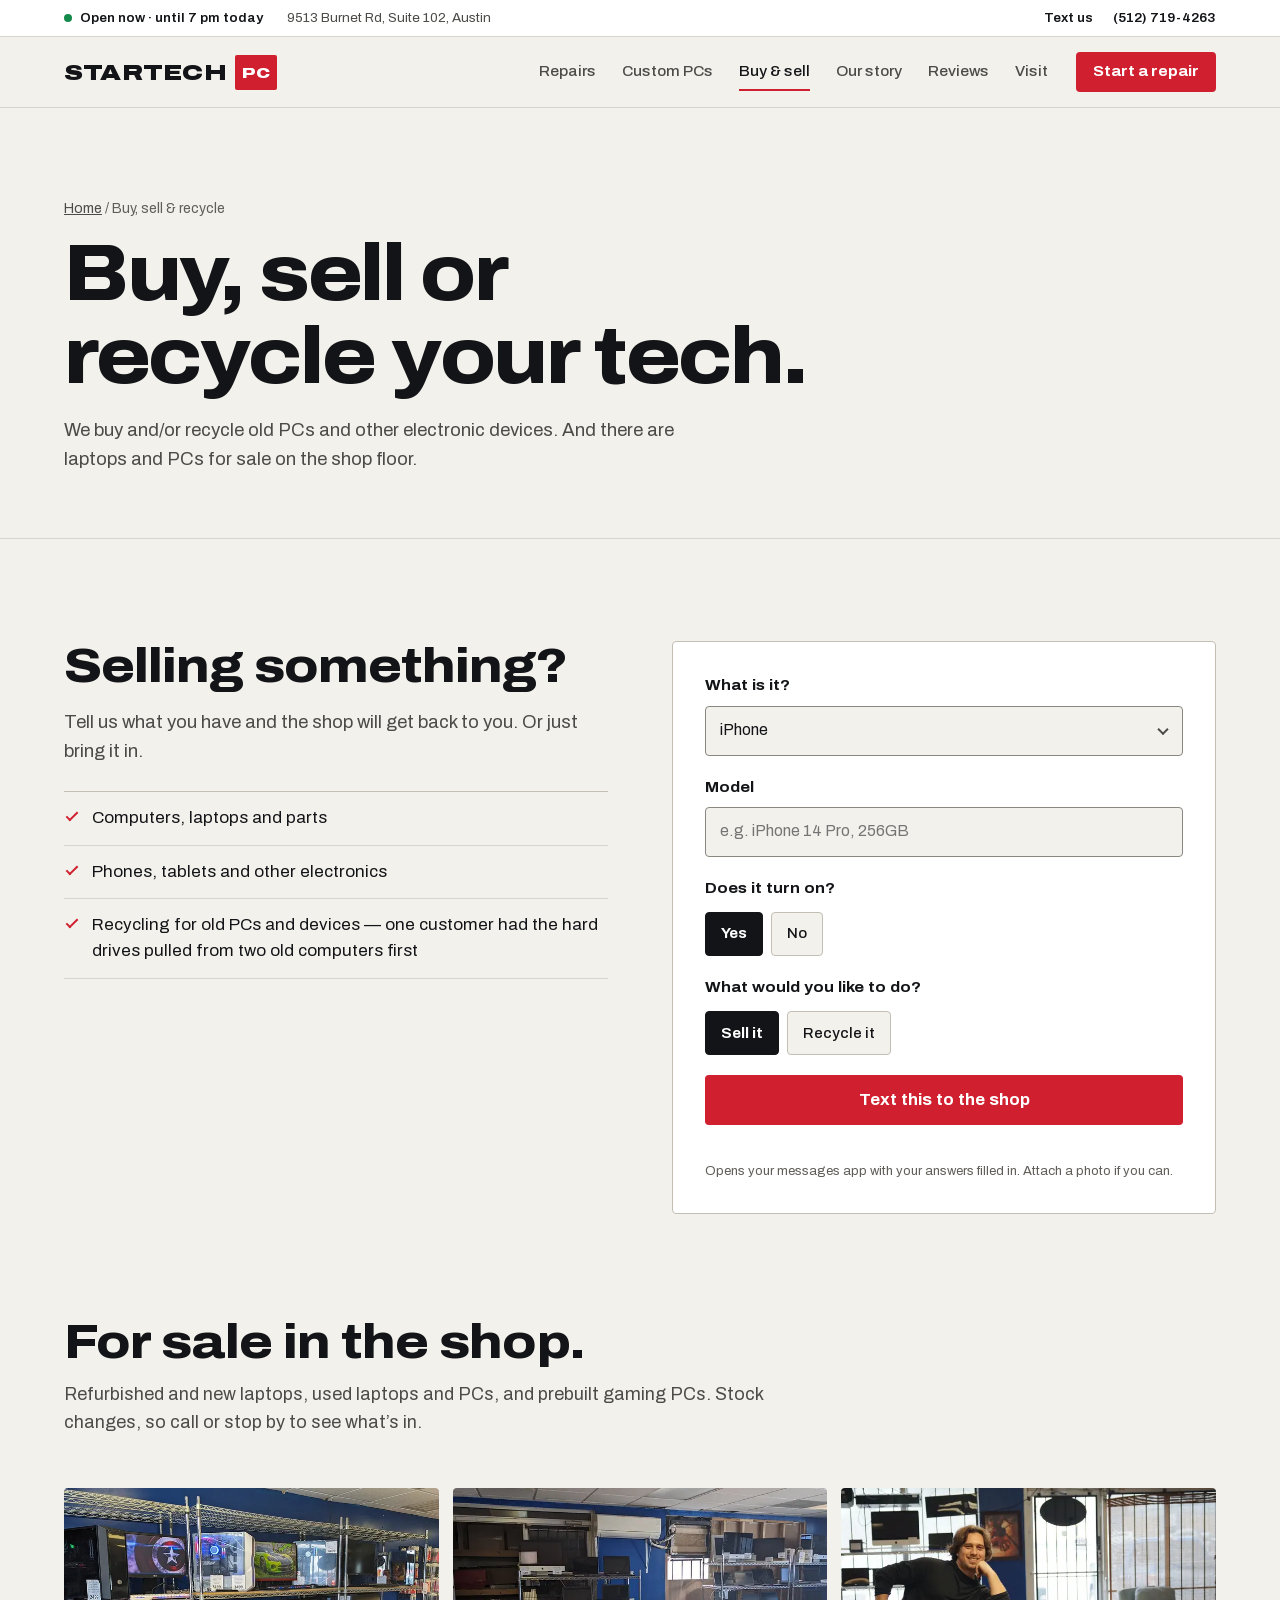
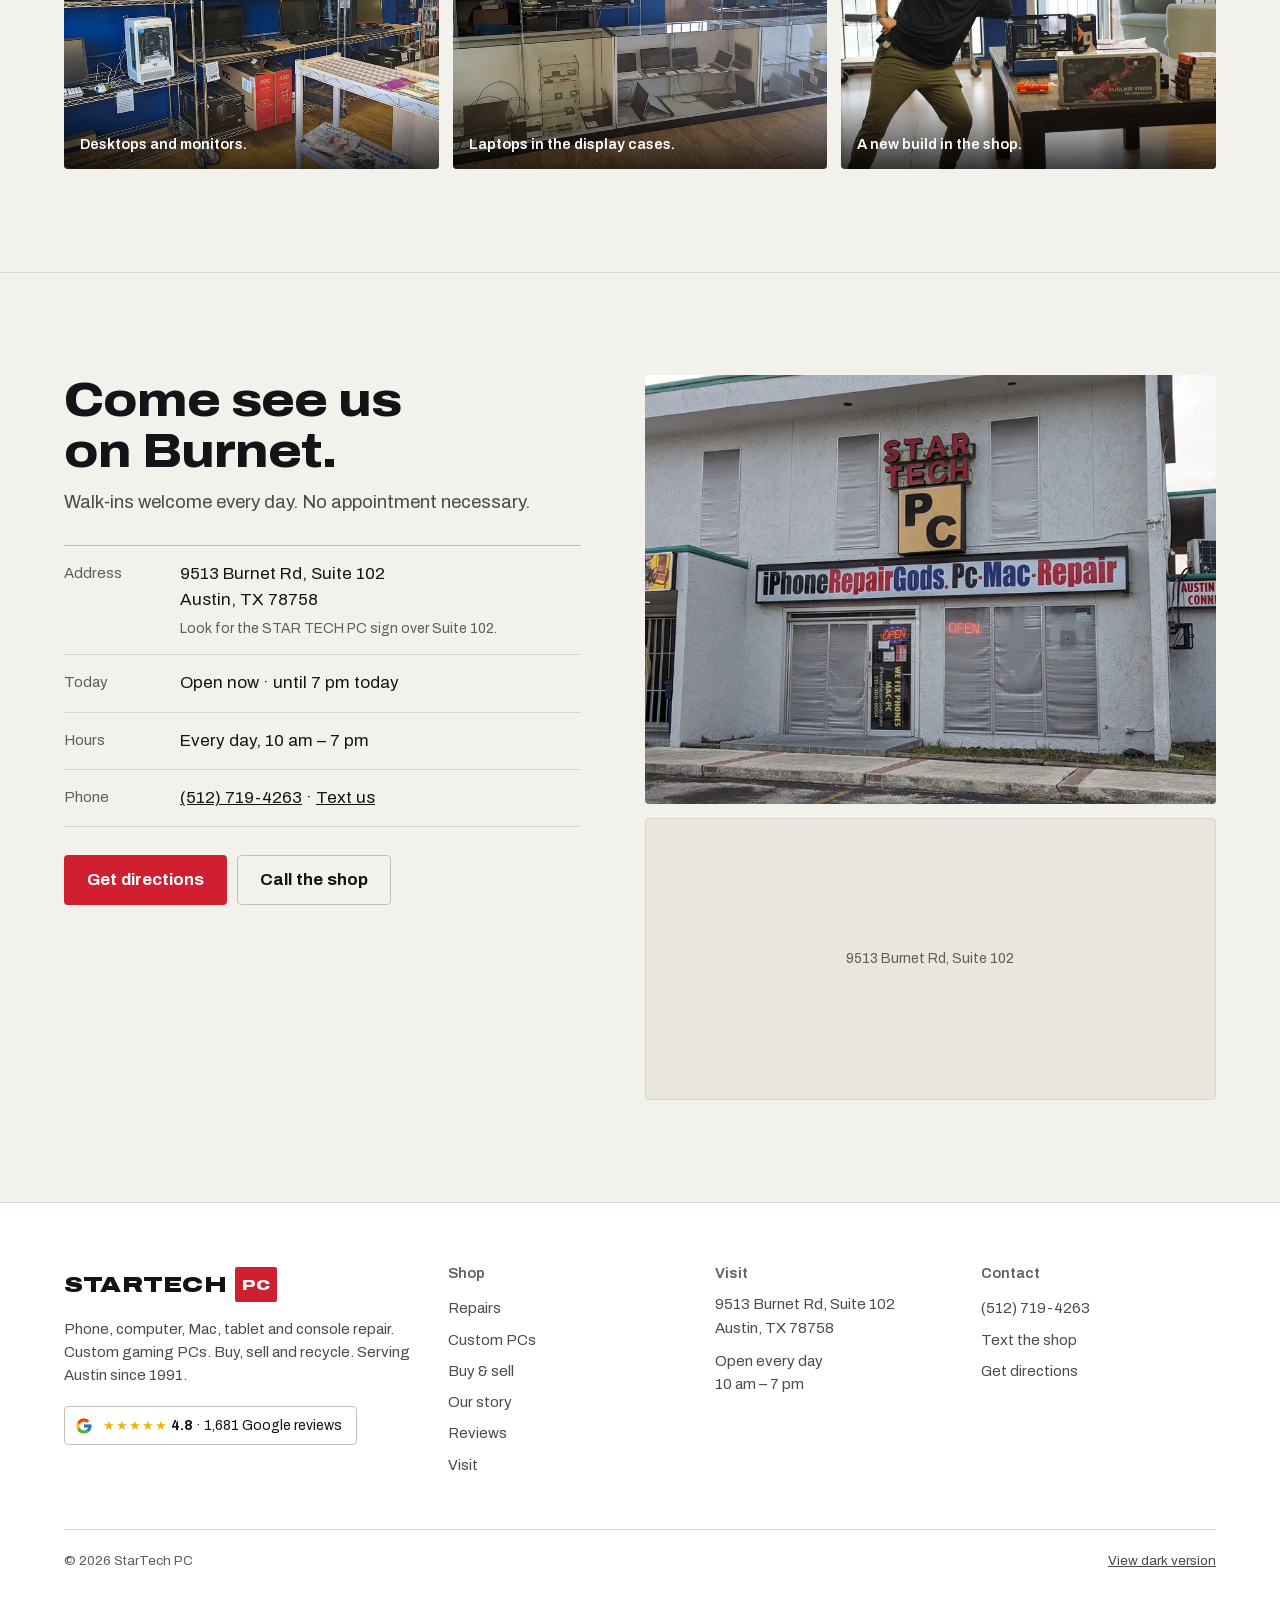
<file: light/sell.html>
<!doctype html>
<html lang="en" data-theme="light">
<head>
<meta charset="utf-8">
<meta name="viewport" content="width=device-width, initial-scale=1">
<meta name="robots" content="noindex, nofollow">
<title>Buy, sell &amp; recycle · StarTech PC Austin</title>
<meta name="description" content="We buy and/or recycle old PCs and other electronic devices. Laptops and PCs for sale.">
<meta name="color-scheme" content="light">
<meta name="theme-color" content="#f3f1ec">
<link rel="icon" href="../assets/favicon.svg" type="image/svg+xml">
<link rel="preload" href="../assets/fonts/archivo-var-latin.woff2" as="font" type="font/woff2" crossorigin>
<link rel="stylesheet" href="../assets/site.css">
<script type="application/ld+json">{"@context":"https://schema.org","@type":"ElectronicsStore","name":"StarTech PC","telephone":"+1-512-719-4263","image":"assets/img/storefront-1600.jpg","address":{"@type":"PostalAddress","streetAddress":"9513 Burnet Rd, Suite 102","addressLocality":"Austin","addressRegion":"TX","postalCode":"78758","addressCountry":"US"},"openingHours":"Mo-Su 10:00-19:00","geo":{"@type":"GeoCoordinates","latitude":30.3789233,"longitude":-97.7246592}}</script>
</head>
<body>
<a class="skip" href="#main">Skip to content</a>
<div class="util">
  <div class="wrap">
    <span class="status" data-status>Open daily, 10 am – 7 pm</span>
    <span class="util-addr">9513 Burnet Rd, Suite 102, Austin</span>
    <span class="util-right"><a href="sms:+15127194263?&body=Hi%20StarTech%20PC%2C%20">Text us</a><a href="tel:+15127194263">(512) 719-4263</a></span>
  </div>
</div>
<header class="top">
  <div class="wrap">
    <a class="logo" href="index.html" aria-label="StarTech PC home"><b>STARTECH</b> <i>PC</i></a>
    <nav class="nav" id="nav" aria-label="Main"><a href="repairs.html">Repairs</a><a href="custom-pcs.html">Custom PCs</a><a href="sell.html" aria-current="page">Buy & sell</a><a href="story.html">Our story</a><a href="reviews.html">Reviews</a><a href="visit.html">Visit</a></nav>
    <a class="btn btn-solid btn-sm hide-sm" href="repairs.html#finder">Start a repair</a>
    <button class="menu" aria-expanded="false" aria-controls="nav" data-menu><span></span><span></span><span class="sr">Menu</span></button>
  </div>
</header>
<main id="main">

<section class="page-head">
  <div class="wrap">
    <p class="crumb"><a href="index.html">Home</a> / Buy, sell & recycle</p>
    <h1>Buy, sell or recycle your tech.</h1>
    <p class="lead">We buy and/or recycle old PCs and other electronic devices. And there are laptops and PCs for sale on the shop floor.</p>
  </div>
</section>

<section class="sell">
  <div class="wrap sell-grid">
    <div>
      <h2>Selling something?</h2>
      <p class="lead">Tell us what you have and the shop will get back to you. Or just bring it in.</p>
      <ul class="ticks">
        <li>Computers, laptops and parts</li>
        <li>Phones, tablets and other electronics</li>
                <li>Recycling for old PCs and devices — one customer had the hard drives pulled from two old computers first</li>
      </ul>
    </div>
    <form class="sf" data-sell>
      <label>What is it?<div class="select"><select name="type"><option>iPhone</option><option>Samsung / Android phone</option><option>iPad / tablet</option><option>MacBook</option><option>Windows laptop</option><option>Desktop / gaming PC</option><option>Game console</option><option>PC parts</option><option>Other electronics</option></select></div></label>
      <label>Model<input name="model" placeholder="e.g. iPhone 14 Pro, 256GB" autocomplete="off"></label>
      <fieldset><legend>Does it turn on?</legend><div class="seg"><button type="button" data-q="on" data-v="yes" aria-pressed="true">Yes</button><button type="button" data-q="on" data-v="no" aria-pressed="false">No</button></div></fieldset>
      <fieldset><legend>What would you like to do?</legend><div class="seg"><button type="button" data-q="pay" data-v="sell" aria-pressed="true">Sell it</button><button type="button" data-q="pay" data-v="recycle" aria-pressed="false">Recycle it</button></div></fieldset>
      <a class="btn btn-solid" data-sell-sms href="#">Text this to the shop</a>
      <p class="fx-note">Opens your messages app with your answers filled in. Attach a photo if you can.</p>
    </form>
  </div>
</section>

<section class="shop">
  <div class="wrap">
    <div class="sec-head"><h2>For sale in the shop.</h2><p>Refurbished and new laptops, used laptops and PCs, and prebuilt gaming PCs. Stock changes, so call or stop by to see what’s in.</p></div>
    <div class="mosaic mosaic-3">
      <figure><picture class=""><source type="image/webp" srcset="../assets/img/shelves-800.webp 800w, ../assets/img/shelves-1600.webp 1600w" sizes="(min-width: 900px) 33vw, 100vw"><img src="../assets/img/shelves-1600.jpg" srcset="../assets/img/shelves-800.jpg 800w, ../assets/img/shelves-1600.jpg 1600w" sizes="(min-width: 900px) 33vw, 100vw" alt="Shelves of desktops, monitors and gaming PCs for sale" loading="lazy" decoding="async"></picture><figcaption>Desktops and monitors.</figcaption></figure>
      <figure><picture class=""><source type="image/webp" srcset="../assets/img/cases-800.webp 800w, ../assets/img/cases-1600.webp 1600w" sizes="(min-width: 900px) 33vw, 100vw"><img src="../assets/img/cases-1600.jpg" srcset="../assets/img/cases-800.jpg 800w, ../assets/img/cases-1600.jpg 1600w" sizes="(min-width: 900px) 33vw, 100vw" alt="Display cases and shelves of laptops and iMacs for sale" loading="lazy" decoding="async"></picture><figcaption>Laptops in the display cases.</figcaption></figure>
      <figure><picture class=""><source type="image/webp" srcset="../assets/img/team-800.webp 800w, ../assets/img/team-1600.webp 1600w" sizes="(min-width: 900px) 33vw, 100vw"><img src="../assets/img/team-1600.jpg" srcset="../assets/img/team-800.jpg 800w, ../assets/img/team-1600.jpg 1600w" sizes="(min-width: 900px) 33vw, 100vw" alt="A StarTech PC team member in the shop next to a new PC build" loading="lazy" decoding="async"></picture><figcaption>A new build in the shop.</figcaption></figure>
    </div>
  </div>
</section>
<section class="visit" id="visit">
  <div class="wrap visit-grid">
    <div class="visit-info">
      <h2>Come see us on Burnet.</h2>
      <p class="lead">Walk‑ins welcome every day. No appointment necessary.</p>
      <dl class="facts">
        <div><dt>Address</dt><dd>9513 Burnet Rd, Suite 102<br>Austin, TX 78758<small>Look for the STAR TECH PC sign over Suite 102.</small></dd></div>
        <div><dt>Today</dt><dd><span data-status>Open daily, 10 am – 7 pm</span></dd></div>
        <div><dt>Hours</dt><dd>Every day, 10&nbsp;am – 7&nbsp;pm</dd></div>
        <div><dt>Phone</dt><dd><a href="tel:+15127194263">(512) 719-4263</a> · <a href="sms:+15127194263?&body=Hi%20StarTech%20PC%2C%20">Text us</a></dd></div>
      </dl>
      <div class="row-btns"><a class="btn btn-solid" href="https://www.google.com/maps/dir/?api=1&destination=StarTech+PC+9513+Burnet+Rd+Ste+102+Austin+TX+78758" target="_blank" rel="noopener">Get directions</a><a class="btn btn-line" href="tel:+15127194263">Call the shop</a></div>
    </div>
    <div class="visit-media">
      <picture class="visit-photo"><source type="image/webp" srcset="../assets/img/storefront-800.webp 800w, ../assets/img/storefront-1600.webp 1600w" sizes="(min-width: 900px) 50vw, 100vw"><img src="../assets/img/storefront-1600.jpg" srcset="../assets/img/storefront-800.jpg 800w, ../assets/img/storefront-1600.jpg 1600w" sizes="(min-width: 900px) 50vw, 100vw" alt="The storefront at 9513 Burnet Rd, Suite 102, with the STAR TECH PC sign above the door" loading="lazy" decoding="async"></picture>
      <div class="map"><iframe title="Map to StarTech PC" loading="lazy" referrerpolicy="no-referrer-when-downgrade" src="https://www.google.com/maps?q=StarTech+PC,+9513+Burnet+Rd+Ste+102,+Austin,+TX+78758&output=embed"></iframe></div>
    </div>
  </div>
</section>
</main>
<footer class="foot">
  <div class="wrap foot-grid">
    <div>
      <a class="logo" href="index.html" aria-label="StarTech PC home"><b>STARTECH</b> <i>PC</i></a>
      <p>Phone, computer, Mac, tablet and console repair. Custom gaming PCs. Buy, sell and recycle. Serving Austin since 1991.</p>
      <a class="foot-rating" href="https://www.google.com/maps/place/StarTech+PC/@30.3789233,-97.7246592,17z/data=!4m8!3m7!1s0x8644cbd748c72579:0x94a05ef3e4cf8bf5!8m2!3d30.3789233!4d-97.7246592!9m1!1b1" target="_blank" rel="noopener"><svg class="g" viewBox="0 0 48 48" aria-hidden="true"><path fill="#FFC107" d="M43.6 20.1H42V20H24v8h11.3C33.7 32.7 29.2 36 24 36c-6.6 0-12-5.4-12-12s5.4-12 12-12c3.1 0 5.8 1.2 7.9 3.1l5.7-5.7C34 6.1 29.3 4 24 4 13 4 4 13 4 24s9 20 20 20 20-9 20-20c0-1.3-.1-2.6-.4-3.9z"/><path fill="#FF3D00" d="m6.3 14.7 6.6 4.8C14.7 15.1 19 12 24 12c3.1 0 5.8 1.2 7.9 3.1l5.7-5.7C34 6.1 29.3 4 24 4 16.3 4 9.7 8.3 6.3 14.7z"/><path fill="#4CAF50" d="M24 44c5.2 0 9.9-2 13.4-5.2l-6.2-5.2C29.2 35.1 26.7 36 24 36c-5.2 0-9.6-3.3-11.3-7.9l-6.5 5C9.5 39.6 16.2 44 24 44z"/><path fill="#1976D2" d="M43.6 20.1H42V20H24v8h11.3c-.8 2.2-2.2 4.2-4.1 5.6l6.2 5.2C37 39.2 44 34 44 24c0-1.3-.1-2.6-.4-3.9z"/></svg><span><span class="stars" aria-hidden="true">★★★★★</span> <b>4.8</b> · 1,681 Google reviews</span></a>
    </div>
    <div><h2>Shop</h2><a href="repairs.html">Repairs</a><a href="custom-pcs.html">Custom PCs</a><a href="sell.html">Buy & sell</a><a href="story.html">Our story</a><a href="reviews.html">Reviews</a><a href="visit.html">Visit</a></div>
    <div><h2>Visit</h2><p>9513 Burnet Rd, Suite&nbsp;102<br>Austin, TX 78758</p><p>Open every day<br>10&nbsp;am – 7&nbsp;pm</p></div>
    <div><h2>Contact</h2><a href="tel:+15127194263">(512) 719-4263</a><a href="sms:+15127194263?&body=Hi%20StarTech%20PC%2C%20">Text the shop</a><a href="https://www.google.com/maps/dir/?api=1&destination=StarTech+PC+9513+Burnet+Rd+Ste+102+Austin+TX+78758" target="_blank" rel="noopener">Get directions</a></div>
  </div>
  <div class="wrap foot-base"><span>© 2026 StarTech PC</span><a href="../sell.html">View dark version</a></div>
</footer>
<nav class="callbar" aria-label="Quick contact">
  <a href="tel:+15127194263">Call</a><a href="sms:+15127194263?&body=Hi%20StarTech%20PC%2C%20">Text</a><a href="https://www.google.com/maps/dir/?api=1&destination=StarTech+PC+9513+Burnet+Rd+Ste+102+Austin+TX+78758" target="_blank" rel="noopener">Directions</a>
</nav>
<script>window.ST={"hours":[[10,19],[10,19],[10,19],[10,19],[10,19],[10,19],[10,19]],"tel":"+15127194263","count":"1,681"};</script>
<script src="../assets/data.js" defer></script>
<script src="../assets/app.js" defer></script>
</body>
</html>
</file>
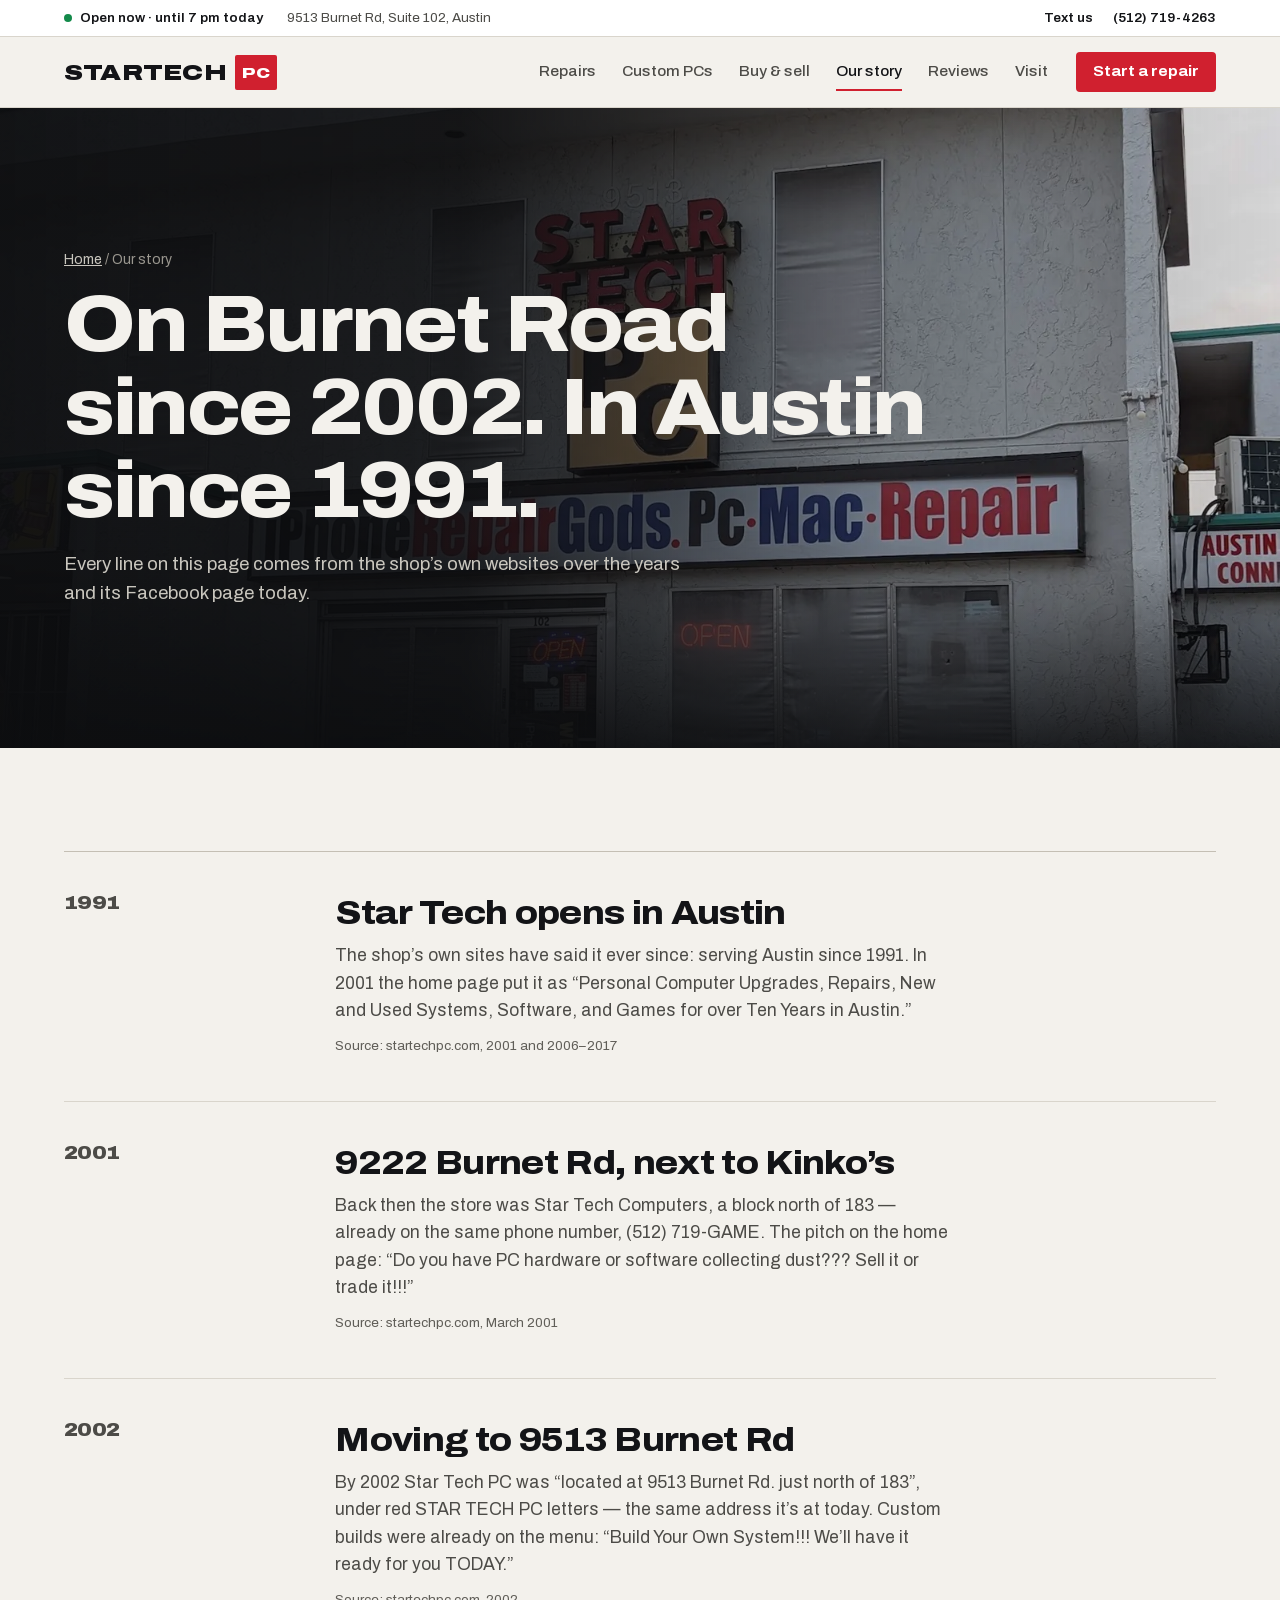
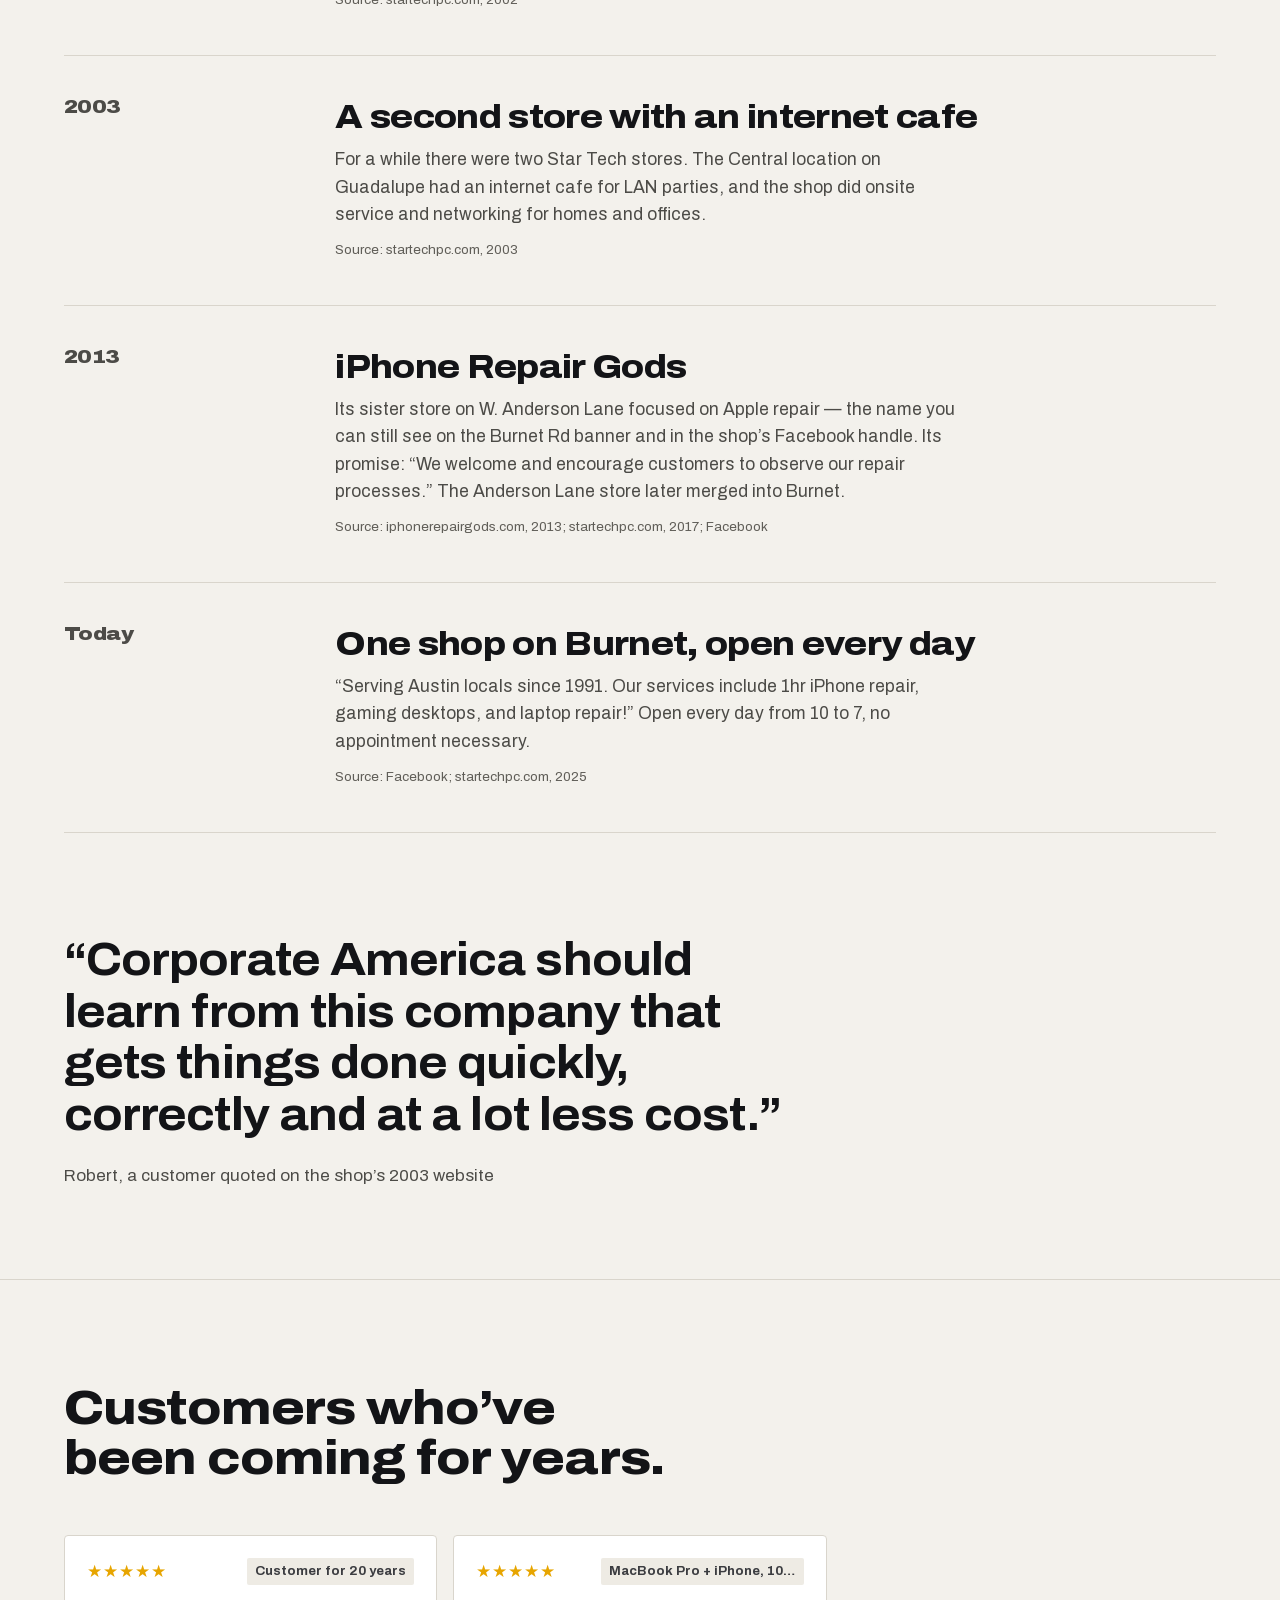
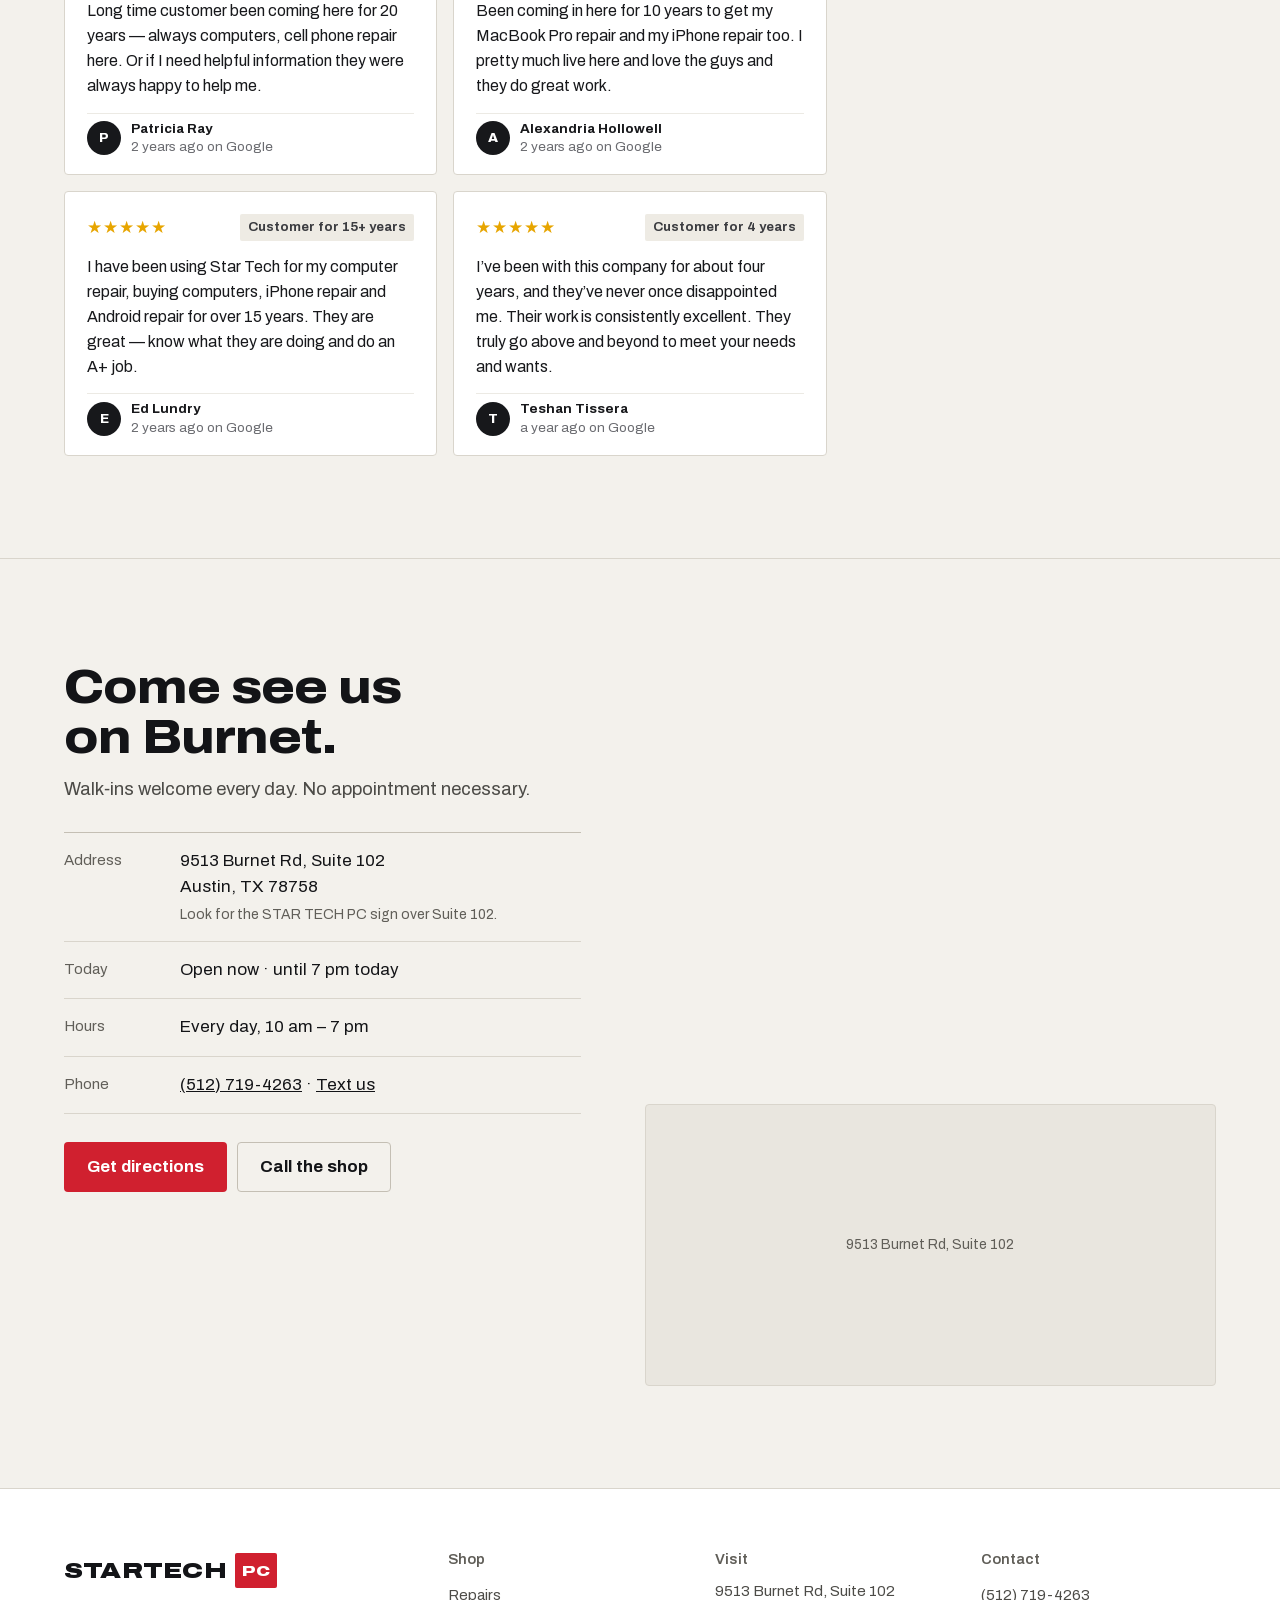
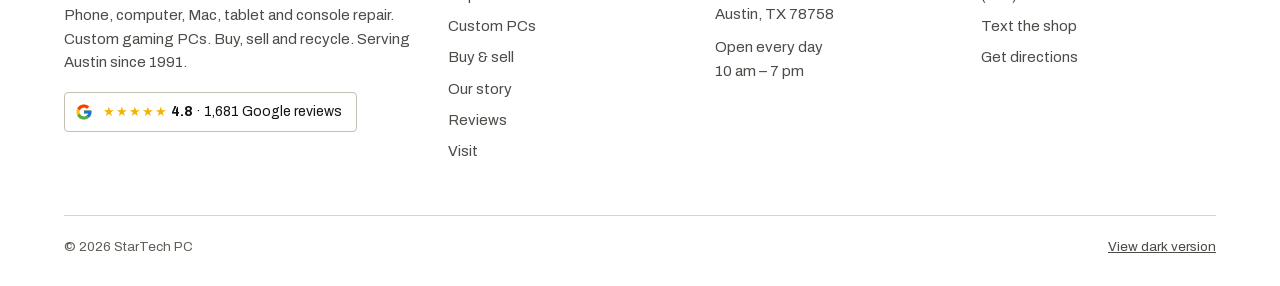
<file: light/story.html>
<!doctype html>
<html lang="en" data-theme="light">
<head>
<meta charset="utf-8">
<meta name="viewport" content="width=device-width, initial-scale=1">
<meta name="robots" content="noindex, nofollow">
<title>Our story · StarTech PC Austin</title>
<meta name="description" content="Serving Austin since 1991. The history of StarTech PC on Burnet Road, from its own websites over the years.">
<meta name="color-scheme" content="light">
<meta name="theme-color" content="#f3f1ec">
<link rel="icon" href="../assets/favicon.svg" type="image/svg+xml">
<link rel="preload" href="../assets/fonts/archivo-var-latin.woff2" as="font" type="font/woff2" crossorigin>
<link rel="stylesheet" href="../assets/site.css">
<script type="application/ld+json">{"@context":"https://schema.org","@type":"ElectronicsStore","name":"StarTech PC","telephone":"+1-512-719-4263","image":"assets/img/storefront-1600.jpg","address":{"@type":"PostalAddress","streetAddress":"9513 Burnet Rd, Suite 102","addressLocality":"Austin","addressRegion":"TX","postalCode":"78758","addressCountry":"US"},"openingHours":"Mo-Su 10:00-19:00","geo":{"@type":"GeoCoordinates","latitude":30.3789233,"longitude":-97.7246592}}</script>
</head>
<body>
<a class="skip" href="#main">Skip to content</a>
<div class="util">
  <div class="wrap">
    <span class="status" data-status>Open daily, 10 am – 7 pm</span>
    <span class="util-addr">9513 Burnet Rd, Suite 102, Austin</span>
    <span class="util-right"><a href="sms:+15127194263?&body=Hi%20StarTech%20PC%2C%20">Text us</a><a href="tel:+15127194263">(512) 719-4263</a></span>
  </div>
</div>
<header class="top">
  <div class="wrap">
    <a class="logo" href="index.html" aria-label="StarTech PC home"><b>STARTECH</b> <i>PC</i></a>
    <nav class="nav" id="nav" aria-label="Main"><a href="repairs.html">Repairs</a><a href="custom-pcs.html">Custom PCs</a><a href="sell.html">Buy & sell</a><a href="story.html" aria-current="page">Our story</a><a href="reviews.html">Reviews</a><a href="visit.html">Visit</a></nav>
    <a class="btn btn-solid btn-sm hide-sm" href="repairs.html#finder">Start a repair</a>
    <button class="menu" aria-expanded="false" aria-controls="nav" data-menu><span></span><span></span><span class="sr">Menu</span></button>
  </div>
</header>
<main id="main">

<section class="page-head ph-photo ph-store">
  <picture class="ph-img"><source type="image/webp" srcset="../assets/img/storefront-800.webp 800w, ../assets/img/storefront-1600.webp 1600w" sizes="100vw"><img src="../assets/img/storefront-1600.jpg" srcset="../assets/img/storefront-800.jpg 800w, ../assets/img/storefront-1600.jpg 1600w" sizes="100vw" alt="The storefront at 9513 Burnet Rd, Suite 102, with the STAR TECH PC sign above the door" fetchpriority="high" decoding="async"></picture>
  <div class="hero-scrim"></div>
  <div class="wrap ph-in">
    <p class="crumb"><a href="index.html">Home</a> / Our story</p>
    <h1>On Burnet Road <br class="br-lg">since 2002. In Austin <br class="br-lg">since 1991.</h1>
    <p class="lead">Every line on this page comes from the shop’s own websites over the years and its Facebook page today.</p>
  </div>
</section>
<section class="story">
  <div class="wrap">
    <ol class="timeline"><li><p class="tl-year">1991</p><div><h2>Star Tech opens in Austin</h2><p>The shop’s own sites have said it ever since: serving Austin since 1991. In 2001 the home page put it as “Personal Computer Upgrades, Repairs, New and Used Systems, Software, and Games for over Ten Years in Austin.”</p><p class="tl-src">Source: startechpc.com, 2001 and 2006–2017</p></div></li><li><p class="tl-year">2001</p><div><h2>9222 Burnet Rd, next to Kinko’s</h2><p>Back then the store was Star Tech Computers, a block north of 183 — already on the same phone number, (512) 719-GAME. The pitch on the home page: “Do you have PC hardware or software collecting dust??? Sell it or trade it!!!”</p><p class="tl-src">Source: startechpc.com, March 2001</p></div></li><li><p class="tl-year">2002</p><div><h2>Moving to 9513 Burnet Rd</h2><p>By 2002 Star Tech PC was “located at 9513 Burnet Rd. just north of 183”, under red STAR TECH PC letters — the same address it’s at today. Custom builds were already on the menu: “Build Your Own System!!! We’ll have it ready for you TODAY.”</p><p class="tl-src">Source: startechpc.com, 2002</p></div></li><li><p class="tl-year">2003</p><div><h2>A second store with an internet cafe</h2><p>For a while there were two Star Tech stores. The Central location on Guadalupe had an internet cafe for LAN parties, and the shop did onsite service and networking for homes and offices.</p><p class="tl-src">Source: startechpc.com, 2003</p></div></li><li><p class="tl-year">2013</p><div><h2>iPhone Repair Gods</h2><p>Its sister store on W. Anderson Lane focused on Apple repair — the name you can still see on the Burnet Rd banner and in the shop’s Facebook handle. Its promise: “We welcome and encourage customers to observe our repair processes.” The Anderson Lane store later merged into Burnet.</p><p class="tl-src">Source: iphonerepairgods.com, 2013; startechpc.com, 2017; Facebook</p></div></li><li><p class="tl-year">Today</p><div><h2>One shop on Burnet, open every day</h2><p>“Serving Austin locals since 1991. Our services include 1hr iPhone repair, gaming desktops, and laptop repair!” Open every day from 10 to 7, no appointment necessary.</p><p class="tl-src">Source: Facebook; startechpc.com, 2025</p></div></li></ol>
  </div>
</section>
<section class="feature-quote">
  <div class="wrap">
    <blockquote>“Corporate America should learn from this company that gets things done quickly, correctly and at a lot less cost.”</blockquote>
    <p class="fq-by">Robert, a customer quoted on the shop’s 2003 website</p>
  </div>
</section>
<section class="wall-sec">
  <div class="wrap">
    <div class="sec-head"><h2>Customers who’ve been coming for years.</h2></div>
    <div class="wall"><figure class="rv" data-cat="service">
  <div class="rv-top"><span class="stars" aria-hidden="true">★★★★★</span><span class="rv-tag">Customer for 20 years</span></div>
  <blockquote>Long time customer been coming here for 20 years — always computers, cell phone repair here. Or if I need helpful information they were always happy to help me.</blockquote>
  
  
  <figcaption><span class="av" aria-hidden="true">P</span><span><b>Patricia Ray</b><br>2 years ago on Google</span></figcaption>
</figure><figure class="rv" data-cat="service">
  <div class="rv-top"><span class="stars" aria-hidden="true">★★★★★</span><span class="rv-tag">Customer for 15+ years</span></div>
  <blockquote>I have been using Star Tech for my computer repair, buying computers, iPhone repair and Android repair for over 15 years. They are great — know what they are doing and do an A+ job.</blockquote>
  
  
  <figcaption><span class="av" aria-hidden="true">E</span><span><b>Ed Lundry</b><br>2 years ago on Google</span></figcaption>
</figure><figure class="rv" data-cat="computer">
  <div class="rv-top"><span class="stars" aria-hidden="true">★★★★★</span><span class="rv-tag">MacBook Pro + iPhone, 10 years</span></div>
  <blockquote>Been coming in here for 10 years to get my MacBook Pro repair and my iPhone repair too. I pretty much live here and love the guys and they do great work.</blockquote>
  
  
  <figcaption><span class="av" aria-hidden="true">A</span><span><b>Alexandria Hollowell</b><br>2 years ago on Google</span></figcaption>
</figure><figure class="rv" data-cat="computer">
  <div class="rv-top"><span class="stars" aria-hidden="true">★★★★★</span><span class="rv-tag">Customer for 4 years</span></div>
  <blockquote>I’ve been with this company for about four years, and they’ve never once disappointed me. Their work is consistently excellent. They truly go above and beyond to meet your needs and wants.</blockquote>
  
  
  <figcaption><span class="av" aria-hidden="true">T</span><span><b>Teshan Tissera</b><br>a year ago on Google</span></figcaption>
</figure></div>
  </div>
</section>
<section class="visit" id="visit">
  <div class="wrap visit-grid">
    <div class="visit-info">
      <h2>Come see us on Burnet.</h2>
      <p class="lead">Walk‑ins welcome every day. No appointment necessary.</p>
      <dl class="facts">
        <div><dt>Address</dt><dd>9513 Burnet Rd, Suite 102<br>Austin, TX 78758<small>Look for the STAR TECH PC sign over Suite 102.</small></dd></div>
        <div><dt>Today</dt><dd><span data-status>Open daily, 10 am – 7 pm</span></dd></div>
        <div><dt>Hours</dt><dd>Every day, 10&nbsp;am – 7&nbsp;pm</dd></div>
        <div><dt>Phone</dt><dd><a href="tel:+15127194263">(512) 719-4263</a> · <a href="sms:+15127194263?&body=Hi%20StarTech%20PC%2C%20">Text us</a></dd></div>
      </dl>
      <div class="row-btns"><a class="btn btn-solid" href="https://www.google.com/maps/dir/?api=1&destination=StarTech+PC+9513+Burnet+Rd+Ste+102+Austin+TX+78758" target="_blank" rel="noopener">Get directions</a><a class="btn btn-line" href="tel:+15127194263">Call the shop</a></div>
    </div>
    <div class="visit-media">
      <picture class="visit-photo"><source type="image/webp" srcset="../assets/img/storefront-800.webp 800w, ../assets/img/storefront-1600.webp 1600w" sizes="(min-width: 900px) 50vw, 100vw"><img src="../assets/img/storefront-1600.jpg" srcset="../assets/img/storefront-800.jpg 800w, ../assets/img/storefront-1600.jpg 1600w" sizes="(min-width: 900px) 50vw, 100vw" alt="The storefront at 9513 Burnet Rd, Suite 102, with the STAR TECH PC sign above the door" loading="lazy" decoding="async"></picture>
      <div class="map"><iframe title="Map to StarTech PC" loading="lazy" referrerpolicy="no-referrer-when-downgrade" src="https://www.google.com/maps?q=StarTech+PC,+9513+Burnet+Rd+Ste+102,+Austin,+TX+78758&output=embed"></iframe></div>
    </div>
  </div>
</section>
</main>
<footer class="foot">
  <div class="wrap foot-grid">
    <div>
      <a class="logo" href="index.html" aria-label="StarTech PC home"><b>STARTECH</b> <i>PC</i></a>
      <p>Phone, computer, Mac, tablet and console repair. Custom gaming PCs. Buy, sell and recycle. Serving Austin since 1991.</p>
      <a class="foot-rating" href="https://www.google.com/maps/place/StarTech+PC/@30.3789233,-97.7246592,17z/data=!4m8!3m7!1s0x8644cbd748c72579:0x94a05ef3e4cf8bf5!8m2!3d30.3789233!4d-97.7246592!9m1!1b1" target="_blank" rel="noopener"><svg class="g" viewBox="0 0 48 48" aria-hidden="true"><path fill="#FFC107" d="M43.6 20.1H42V20H24v8h11.3C33.7 32.7 29.2 36 24 36c-6.6 0-12-5.4-12-12s5.4-12 12-12c3.1 0 5.8 1.2 7.9 3.1l5.7-5.7C34 6.1 29.3 4 24 4 13 4 4 13 4 24s9 20 20 20 20-9 20-20c0-1.3-.1-2.6-.4-3.9z"/><path fill="#FF3D00" d="m6.3 14.7 6.6 4.8C14.7 15.1 19 12 24 12c3.1 0 5.8 1.2 7.9 3.1l5.7-5.7C34 6.1 29.3 4 24 4 16.3 4 9.7 8.3 6.3 14.7z"/><path fill="#4CAF50" d="M24 44c5.2 0 9.9-2 13.4-5.2l-6.2-5.2C29.2 35.1 26.7 36 24 36c-5.2 0-9.6-3.3-11.3-7.9l-6.5 5C9.5 39.6 16.2 44 24 44z"/><path fill="#1976D2" d="M43.6 20.1H42V20H24v8h11.3c-.8 2.2-2.2 4.2-4.1 5.6l6.2 5.2C37 39.2 44 34 44 24c0-1.3-.1-2.6-.4-3.9z"/></svg><span><span class="stars" aria-hidden="true">★★★★★</span> <b>4.8</b> · 1,681 Google reviews</span></a>
    </div>
    <div><h2>Shop</h2><a href="repairs.html">Repairs</a><a href="custom-pcs.html">Custom PCs</a><a href="sell.html">Buy & sell</a><a href="story.html">Our story</a><a href="reviews.html">Reviews</a><a href="visit.html">Visit</a></div>
    <div><h2>Visit</h2><p>9513 Burnet Rd, Suite&nbsp;102<br>Austin, TX 78758</p><p>Open every day<br>10&nbsp;am – 7&nbsp;pm</p></div>
    <div><h2>Contact</h2><a href="tel:+15127194263">(512) 719-4263</a><a href="sms:+15127194263?&body=Hi%20StarTech%20PC%2C%20">Text the shop</a><a href="https://www.google.com/maps/dir/?api=1&destination=StarTech+PC+9513+Burnet+Rd+Ste+102+Austin+TX+78758" target="_blank" rel="noopener">Get directions</a></div>
  </div>
  <div class="wrap foot-base"><span>© 2026 StarTech PC</span><a href="../story.html">View dark version</a></div>
</footer>
<nav class="callbar" aria-label="Quick contact">
  <a href="tel:+15127194263">Call</a><a href="sms:+15127194263?&body=Hi%20StarTech%20PC%2C%20">Text</a><a href="https://www.google.com/maps/dir/?api=1&destination=StarTech+PC+9513+Burnet+Rd+Ste+102+Austin+TX+78758" target="_blank" rel="noopener">Directions</a>
</nav>
<script>window.ST={"hours":[[10,19],[10,19],[10,19],[10,19],[10,19],[10,19],[10,19]],"tel":"+15127194263","count":"1,681"};</script>
<script src="../assets/data.js" defer></script>
<script src="../assets/app.js" defer></script>
</body>
</html>
</file>
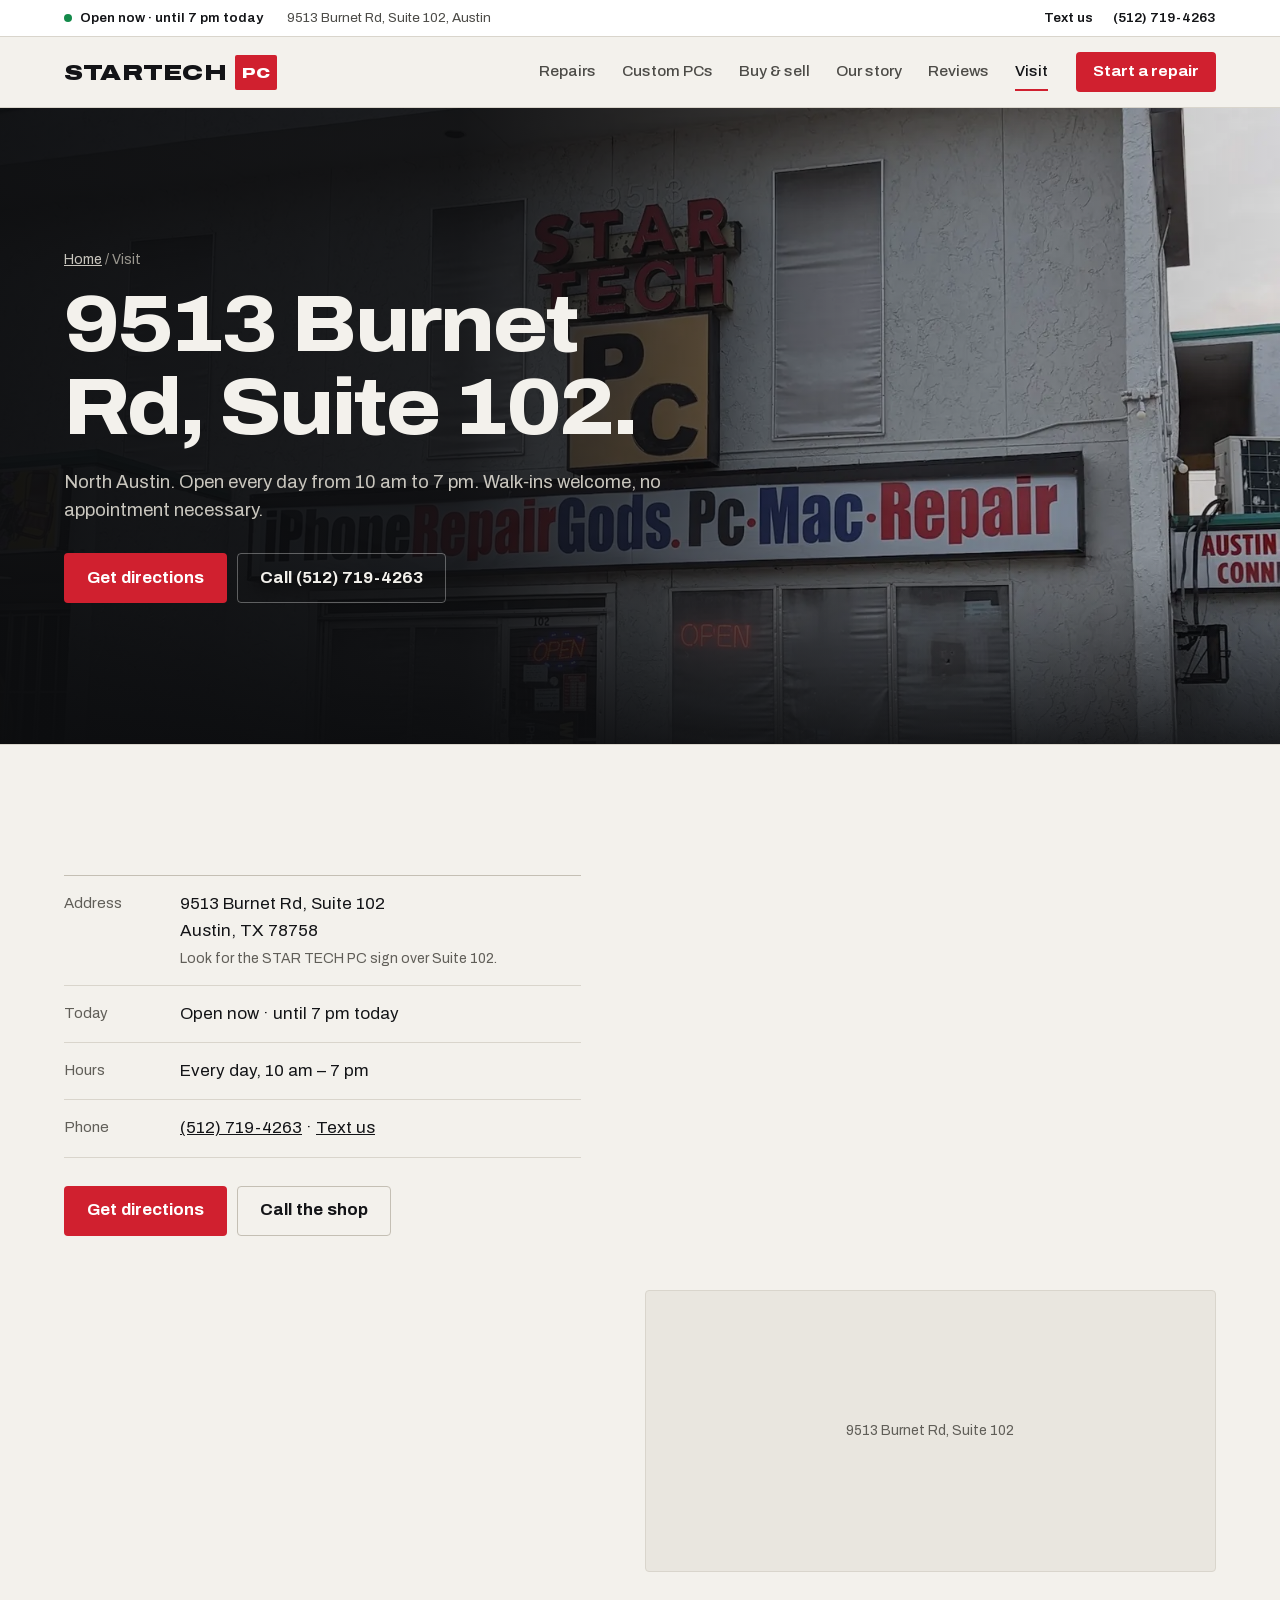
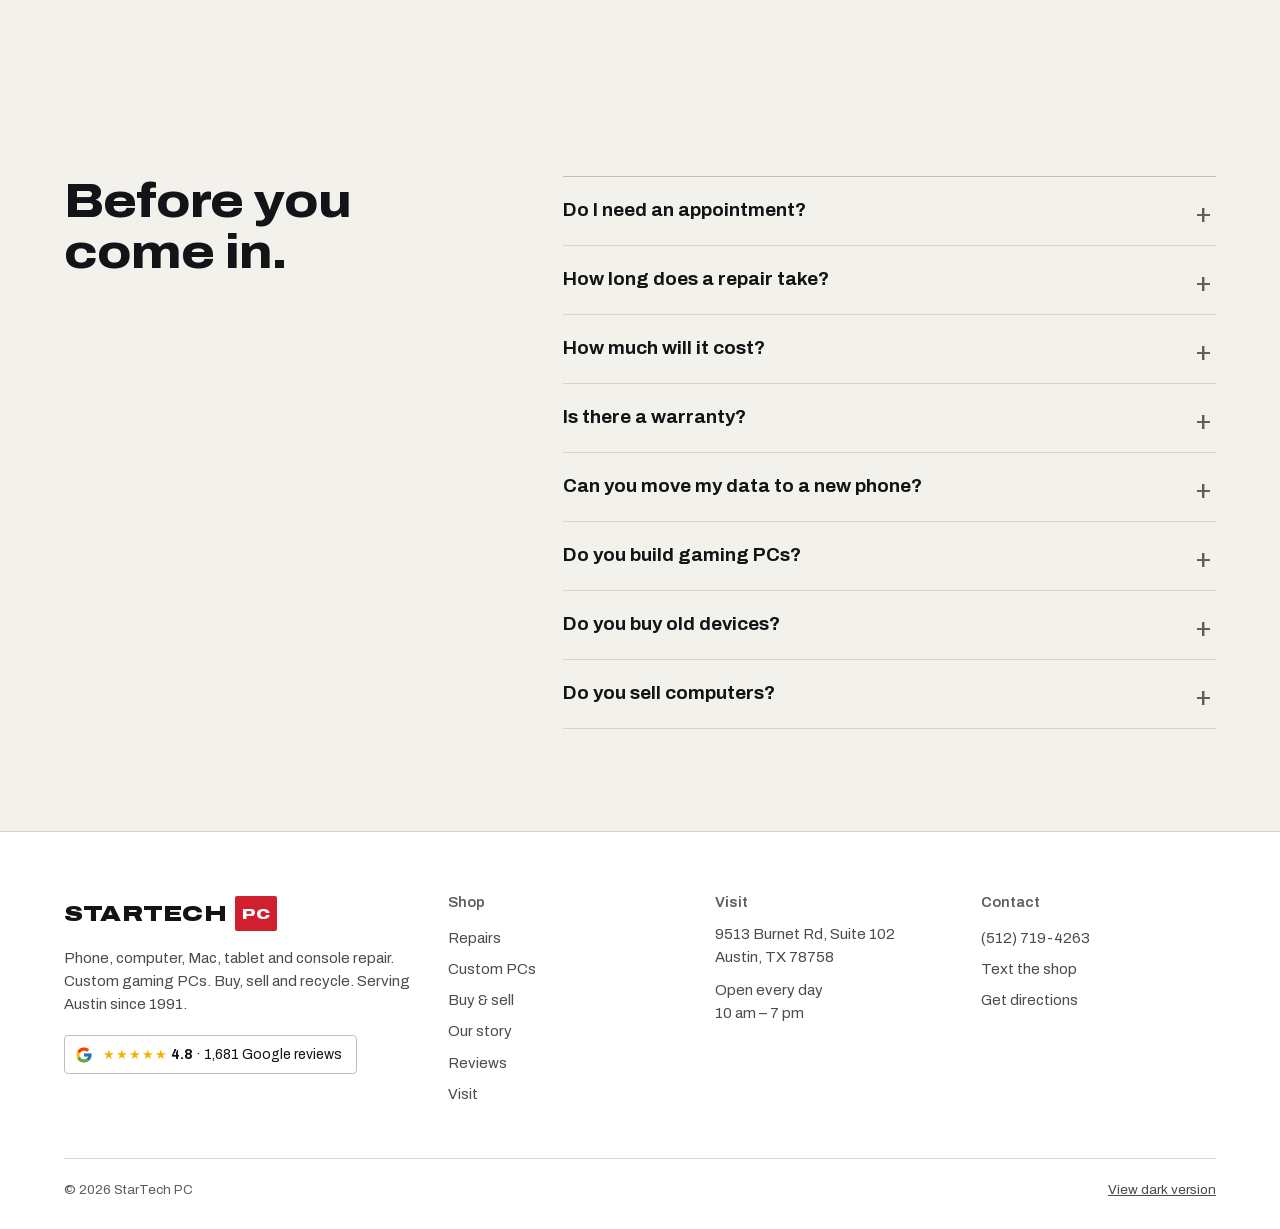
<file: light/visit.html>
<!doctype html>
<html lang="en" data-theme="light">
<head>
<meta charset="utf-8">
<meta name="viewport" content="width=device-width, initial-scale=1">
<meta name="robots" content="noindex, nofollow">
<title>Visit · StarTech PC Austin</title>
<meta name="description" content="9513 Burnet Rd, Suite 102, Austin, TX 78758. Open every day 10 am – 7 pm.">
<meta name="color-scheme" content="light">
<meta name="theme-color" content="#f3f1ec">
<link rel="icon" href="../assets/favicon.svg" type="image/svg+xml">
<link rel="preload" href="../assets/fonts/archivo-var-latin.woff2" as="font" type="font/woff2" crossorigin>
<link rel="stylesheet" href="../assets/site.css">
<script type="application/ld+json">{"@context":"https://schema.org","@type":"ElectronicsStore","name":"StarTech PC","telephone":"+1-512-719-4263","image":"assets/img/storefront-1600.jpg","address":{"@type":"PostalAddress","streetAddress":"9513 Burnet Rd, Suite 102","addressLocality":"Austin","addressRegion":"TX","postalCode":"78758","addressCountry":"US"},"openingHours":"Mo-Su 10:00-19:00","geo":{"@type":"GeoCoordinates","latitude":30.3789233,"longitude":-97.7246592}}</script>
</head>
<body>
<a class="skip" href="#main">Skip to content</a>
<div class="util">
  <div class="wrap">
    <span class="status" data-status>Open daily, 10 am – 7 pm</span>
    <span class="util-addr">9513 Burnet Rd, Suite 102, Austin</span>
    <span class="util-right"><a href="sms:+15127194263?&body=Hi%20StarTech%20PC%2C%20">Text us</a><a href="tel:+15127194263">(512) 719-4263</a></span>
  </div>
</div>
<header class="top">
  <div class="wrap">
    <a class="logo" href="index.html" aria-label="StarTech PC home"><b>STARTECH</b> <i>PC</i></a>
    <nav class="nav" id="nav" aria-label="Main"><a href="repairs.html">Repairs</a><a href="custom-pcs.html">Custom PCs</a><a href="sell.html">Buy & sell</a><a href="story.html">Our story</a><a href="reviews.html">Reviews</a><a href="visit.html" aria-current="page">Visit</a></nav>
    <a class="btn btn-solid btn-sm hide-sm" href="repairs.html#finder">Start a repair</a>
    <button class="menu" aria-expanded="false" aria-controls="nav" data-menu><span></span><span></span><span class="sr">Menu</span></button>
  </div>
</header>
<main id="main">

<section class="page-head ph-photo ph-store">
  <picture class="ph-img"><source type="image/webp" srcset="../assets/img/storefront-800.webp 800w, ../assets/img/storefront-1600.webp 1600w" sizes="100vw"><img src="../assets/img/storefront-1600.jpg" srcset="../assets/img/storefront-800.jpg 800w, ../assets/img/storefront-1600.jpg 1600w" sizes="100vw" alt="The storefront at 9513 Burnet Rd, Suite 102, with the STAR TECH PC sign above the door" fetchpriority="high" decoding="async"></picture>
  <div class="hero-scrim"></div>
  <div class="wrap ph-in">
    <p class="crumb"><a href="index.html">Home</a> / Visit</p>
    <h1>9513 Burnet Rd, Suite&nbsp;102.</h1>
    <p class="lead">North Austin. Open every day from 10&nbsp;am to 7&nbsp;pm. Walk‑ins welcome, no appointment necessary.</p>
    <div class="row-btns"><a class="btn btn-solid" href="https://www.google.com/maps/dir/?api=1&destination=StarTech+PC+9513+Burnet+Rd+Ste+102+Austin+TX+78758" target="_blank" rel="noopener">Get directions</a><a class="btn btn-line" href="tel:+15127194263">Call (512) 719-4263</a></div>
  </div>
</section>
<section class="visit" id="visit">
  <div class="wrap visit-grid">
    <div class="visit-info">
      
      <dl class="facts">
        <div><dt>Address</dt><dd>9513 Burnet Rd, Suite 102<br>Austin, TX 78758<small>Look for the STAR TECH PC sign over Suite 102.</small></dd></div>
        <div><dt>Today</dt><dd><span data-status>Open daily, 10 am – 7 pm</span></dd></div>
        <div><dt>Hours</dt><dd>Every day, 10&nbsp;am – 7&nbsp;pm</dd></div>
        <div><dt>Phone</dt><dd><a href="tel:+15127194263">(512) 719-4263</a> · <a href="sms:+15127194263?&body=Hi%20StarTech%20PC%2C%20">Text us</a></dd></div>
      </dl>
      <div class="row-btns"><a class="btn btn-solid" href="https://www.google.com/maps/dir/?api=1&destination=StarTech+PC+9513+Burnet+Rd+Ste+102+Austin+TX+78758" target="_blank" rel="noopener">Get directions</a><a class="btn btn-line" href="tel:+15127194263">Call the shop</a></div>
    </div>
    <div class="visit-media">
      <picture class="visit-photo"><source type="image/webp" srcset="../assets/img/storefront-800.webp 800w, ../assets/img/storefront-1600.webp 1600w" sizes="(min-width: 900px) 50vw, 100vw"><img src="../assets/img/storefront-1600.jpg" srcset="../assets/img/storefront-800.jpg 800w, ../assets/img/storefront-1600.jpg 1600w" sizes="(min-width: 900px) 50vw, 100vw" alt="The storefront at 9513 Burnet Rd, Suite 102, with the STAR TECH PC sign above the door" loading="lazy" decoding="async"></picture>
      <div class="map"><iframe title="Map to StarTech PC" loading="lazy" referrerpolicy="no-referrer-when-downgrade" src="https://www.google.com/maps?q=StarTech+PC,+9513+Burnet+Rd+Ste+102,+Austin,+TX+78758&output=embed"></iframe></div>
    </div>
  </div>
</section>
<section class="faq">
  <div class="wrap faq-grid">
    <h2>Before you come in.</h2>
    <div><details><summary>Do I need an appointment?</summary><p>No appointment necessary. Walk in any day between 10 am and 7 pm.</p></details><details><summary>How long does a repair take?</summary><p>Fast service, usually same day — and on iPhones, usually less than an hour.</p></details><details><summary>How much will it cost?</summary><p>It depends on the device and the repair. Call (512) 719-4263 or bring it in and the shop will take a look.</p></details><details><summary>Is there a warranty?</summary><p>Ask at the counter about your repair. One reviewer noted their two replacement phone screens came with a warranty.</p></details><details><summary>Can you move my data to a new phone?</summary><p>Ask the shop. One customer’s misbehaving iPhone was repaired and Sam “was able to get all the info transferred onto my new iPhone” (Bonn TX, Google review).</p></details><details><summary>Do you build gaming PCs?</summary><p>Yes — custom and prebuilt gaming PCs, laptops and office computers. Tell us your budget and what you play.</p></details><details><summary>Do you buy old devices?</summary><p>Yes. We buy and/or recycle old PCs and other electronic devices. Bring it in or call (512) 719-4263.</p></details><details><summary>Do you sell computers?</summary><p>Yes. Laptops (refurbished and new), used PCs and prebuilt gaming PCs. Stock changes, so call or stop by to see what’s in.</p></details></div>
  </div>
</section>
</main>
<footer class="foot">
  <div class="wrap foot-grid">
    <div>
      <a class="logo" href="index.html" aria-label="StarTech PC home"><b>STARTECH</b> <i>PC</i></a>
      <p>Phone, computer, Mac, tablet and console repair. Custom gaming PCs. Buy, sell and recycle. Serving Austin since 1991.</p>
      <a class="foot-rating" href="https://www.google.com/maps/place/StarTech+PC/@30.3789233,-97.7246592,17z/data=!4m8!3m7!1s0x8644cbd748c72579:0x94a05ef3e4cf8bf5!8m2!3d30.3789233!4d-97.7246592!9m1!1b1" target="_blank" rel="noopener"><svg class="g" viewBox="0 0 48 48" aria-hidden="true"><path fill="#FFC107" d="M43.6 20.1H42V20H24v8h11.3C33.7 32.7 29.2 36 24 36c-6.6 0-12-5.4-12-12s5.4-12 12-12c3.1 0 5.8 1.2 7.9 3.1l5.7-5.7C34 6.1 29.3 4 24 4 13 4 4 13 4 24s9 20 20 20 20-9 20-20c0-1.3-.1-2.6-.4-3.9z"/><path fill="#FF3D00" d="m6.3 14.7 6.6 4.8C14.7 15.1 19 12 24 12c3.1 0 5.8 1.2 7.9 3.1l5.7-5.7C34 6.1 29.3 4 24 4 16.3 4 9.7 8.3 6.3 14.7z"/><path fill="#4CAF50" d="M24 44c5.2 0 9.9-2 13.4-5.2l-6.2-5.2C29.2 35.1 26.7 36 24 36c-5.2 0-9.6-3.3-11.3-7.9l-6.5 5C9.5 39.6 16.2 44 24 44z"/><path fill="#1976D2" d="M43.6 20.1H42V20H24v8h11.3c-.8 2.2-2.2 4.2-4.1 5.6l6.2 5.2C37 39.2 44 34 44 24c0-1.3-.1-2.6-.4-3.9z"/></svg><span><span class="stars" aria-hidden="true">★★★★★</span> <b>4.8</b> · 1,681 Google reviews</span></a>
    </div>
    <div><h2>Shop</h2><a href="repairs.html">Repairs</a><a href="custom-pcs.html">Custom PCs</a><a href="sell.html">Buy & sell</a><a href="story.html">Our story</a><a href="reviews.html">Reviews</a><a href="visit.html">Visit</a></div>
    <div><h2>Visit</h2><p>9513 Burnet Rd, Suite&nbsp;102<br>Austin, TX 78758</p><p>Open every day<br>10&nbsp;am – 7&nbsp;pm</p></div>
    <div><h2>Contact</h2><a href="tel:+15127194263">(512) 719-4263</a><a href="sms:+15127194263?&body=Hi%20StarTech%20PC%2C%20">Text the shop</a><a href="https://www.google.com/maps/dir/?api=1&destination=StarTech+PC+9513+Burnet+Rd+Ste+102+Austin+TX+78758" target="_blank" rel="noopener">Get directions</a></div>
  </div>
  <div class="wrap foot-base"><span>© 2026 StarTech PC</span><a href="../visit.html">View dark version</a></div>
</footer>
<nav class="callbar" aria-label="Quick contact">
  <a href="tel:+15127194263">Call</a><a href="sms:+15127194263?&body=Hi%20StarTech%20PC%2C%20">Text</a><a href="https://www.google.com/maps/dir/?api=1&destination=StarTech+PC+9513+Burnet+Rd+Ste+102+Austin+TX+78758" target="_blank" rel="noopener">Directions</a>
</nav>
<script>window.ST={"hours":[[10,19],[10,19],[10,19],[10,19],[10,19],[10,19],[10,19]],"tel":"+15127194263","count":"1,681"};</script>
<script src="../assets/data.js" defer></script>
<script src="../assets/app.js" defer></script>
</body>
</html>
</file>
<file: assets/site.css>
@font-face {
  font-family: "Archivo"; font-style: normal; font-weight: 400 900; font-stretch: 62% 125%; font-display: swap;
  src: url("fonts/archivo-var-latin.woff2") format("woff2");
  unicode-range: U+0000-00FF, U+0131, U+0152-0153, U+02BB-02BC, U+02C6, U+02DA, U+02DC, U+0304, U+0308, U+0329, U+2000-206F, U+20AC, U+2122, U+2191, U+2193, U+2212, U+2215, U+FEFF, U+FFFD;
}
/* StarTech PC — one stylesheet, two themes (tokens only differ).
   Brand: black and red, taken from the STAR TECH PC storefront sign.
   Type: Archivo (variable width) — wide and heavy for headings like the sign, normal width for text. */

:root {
  --f: "Archivo", "Helvetica Neue", Arial, sans-serif;
  --wrap: 1240px;
  --gut: clamp(18px, 4vw, 44px);
  --r: 4px;
  --red: #d0202f;
  --red-deep: #9e1520;
  --blue: var(--red);
  --blue-deep: var(--red-deep);
  --star: #f5b301;
}
html[data-theme="dark"] {
  --bg: #0c0d0f;
  --s1: #141518;
  --s2: #1b1c20;
  --s3: #24252a;
  --line: #2b2c31;
  --line-2: #3a3b41;
  --ink: #f3f1ec;
  --ink-2: #b8b5ad;
  --ink-3: #99968e;
  --field: #6a6863;
  --red-text: #f04654;
  color-scheme: dark;
  --solid: #f3f1ec;
  --solid-ink: #0c0d0f;
  --ok: #4ad58a;
  --scrim: 12, 13, 15;
}
html[data-theme="light"] {
  --bg: #f3f1ec;
  --s1: #ffffff;
  --s2: #e9e6df;
  --s3: #dedad1;
  --line: #d9d5cc;
  --line-2: #c4bfb4;
  --ink: #131417;
  --ink-2: #4c4b47;
  --ink-3: #605e58;
  --field: #8a877f;
  --red-text: #b51a27;
  color-scheme: light;
  --solid: #131417;
  --solid-ink: #ffffff;
  --ok: #138a4a;
  --scrim: 243, 241, 236;
}

*, *::before, *::after { box-sizing: border-box; }
* { margin: 0; }
html { -webkit-text-size-adjust: 100%; scroll-behavior: smooth; scroll-padding-top: 90px; }
body {
  background: var(--bg); color: var(--ink);
  font: 400 17px/1.55 var(--f); font-stretch: 100%;
  -webkit-font-smoothing: antialiased; overflow-x: hidden;
}
a { color: inherit; }
img { display: block; max-width: 100%; height: auto; }
picture { display: block; }
button, input, select { font: inherit; color: inherit; }
.wrap { width: 100%; max-width: var(--wrap); margin: 0 auto; padding: 0 var(--gut); }
.sr, .skip:not(:focus) { position: absolute; width: 1px; height: 1px; overflow: hidden; clip: rect(0 0 0 0); white-space: nowrap; }
.skip:focus { position: fixed; top: 8px; left: 8px; z-index: 99; background: var(--solid); color: var(--solid-ink); padding: 10px 14px; }
:focus-visible { outline: 2px solid var(--red); outline-offset: 2px; }
.band-reviews :focus-visible, .ph-reviews :focus-visible, .cta-in .btn:focus-visible, .btn-solid:focus-visible { outline-color: var(--ink); }
.band-reviews :focus-visible, .ph-reviews :focus-visible { outline-color: #fff; }
.rv :focus-visible { outline-color: var(--red-deep); }

h1, h2, h3, h4 { font-stretch: 112%; font-weight: 800; letter-spacing: -0.02em; line-height: 1.04; text-wrap: balance; }
h1 { font-size: clamp(40px, 6.2vw, 80px); letter-spacing: -0.03em; }
h2 { font-size: clamp(30px, 3.8vw, 50px); }
h3 { font-size: 22px; line-height: 1.15; }
.lead { font-size: clamp(17px, 1.45vw, 20px); color: var(--ink-2); max-width: 58ch; }
.br-lg { display: none; }
@media (min-width: 900px) { .br-lg { display: inline; } }
.stars { color: var(--star); letter-spacing: 1px; font-size: .95em; }
svg.g { width: 18px; height: 18px; flex: none; }

/* buttons: square-cornered, solid ink or 1px line */
.btn {
  display: inline-flex; align-items: center; justify-content: center; gap: 8px;
  min-height: 50px; padding: 0 22px; border-radius: var(--r);
  font-weight: 700; font-size: 16px; font-stretch: 105%; text-decoration: none; white-space: nowrap;
  border: 1px solid transparent; transition: background .15s, border-color .15s, color .15s;
}
.btn-solid { background: var(--red); color: #fff; }
.btn-solid:hover { background: var(--red-deep); color: #fff; }
.btn-line { border-color: var(--line-2); color: var(--ink); }
.btn-line:hover { border-color: var(--ink); }
.btn-sm { min-height: 40px; padding: 0 16px; font-size: 15px; }
.row-btns { display: flex; flex-wrap: wrap; gap: 10px; margin-top: 28px; }

/* ---------- utility bar + header ---------- */
.util { background: var(--s1); border-bottom: 1px solid var(--line); font-size: 13.5px; color: var(--ink-2); }
.util .wrap { display: flex; align-items: center; gap: 24px; height: 36px; }
.util a { text-decoration: none; color: var(--ink); font-weight: 600; }
.util-right { margin-left: auto; display: flex; gap: 20px; }
.status { display: inline-flex; align-items: center; gap: 8px; font-weight: 600; color: var(--ink); }
.status[data-open="1"]::before, .status[data-open="0"]::before { content: ""; width: 8px; height: 8px; border-radius: 50%; background: var(--ok); }
.status[data-open="0"]::before { background: var(--ink-3); }
@media (max-width: 700px) { .util-addr { display: none; } .util .wrap { gap: 12px; } .util-right { gap: 14px; } }

.top { position: sticky; top: 0; z-index: 40; background: var(--bg); border-bottom: 1px solid var(--line); }
.top .wrap { display: flex; align-items: center; gap: 28px; height: 70px; }
.logo { display: inline-flex; align-items: stretch; text-decoration: none; line-height: 1; flex: none; }
.logo b { font-stretch: 125%; font-weight: 900; font-size: 22px; letter-spacing: .01em; padding: 7px 8px 6px 0; }
.logo i { font-style: normal; font-stretch: 125%; font-weight: 900; font-size: 15px; background: var(--red); color: #fff; padding: 9px 7px 7px; border-radius: 2px; display: flex; align-items: center; }
.nav { display: flex; gap: 26px; margin-left: auto; font-size: 15.5px; font-weight: 500; }
.nav a { text-decoration: none; color: var(--ink-2); padding: 6px 0; border-bottom: 2px solid transparent; }
.nav a:hover { color: var(--ink); }
.nav a[aria-current="page"] { color: var(--ink); border-color: var(--red); }
.menu { display: none; margin-left: auto; width: 44px; height: 44px; border: 1px solid var(--line-2); border-radius: var(--r); background: none; cursor: pointer; position: relative; }
.menu span:not(.sr) { position: absolute; left: 12px; right: 12px; height: 2px; background: var(--ink); transition: transform .2s; }
.menu span:nth-child(1) { top: 16px; } .menu span:nth-child(2) { top: 25px; }
.menu[aria-expanded="true"] span:nth-child(1) { transform: translateY(4.5px) rotate(45deg); }
.menu[aria-expanded="true"] span:nth-child(2) { transform: translateY(-4.5px) rotate(-45deg); }
@media (max-width: 1060px) {
  .menu { display: block; }
  .hide-sm { display: none; }
  .nav { display: none; position: absolute; top: 70px; left: 0; right: 0; flex-direction: column; gap: 0; background: var(--bg); border-bottom: 1px solid var(--line); padding: 8px var(--gut) 18px; }
  .nav.open { display: flex; }
  .nav a { padding: 14px 0; border-bottom: 1px solid var(--line); font-size: 18px; color: var(--ink); }
  .nav a[aria-current="page"] { border-color: var(--line); color: var(--red-text); }
}

/* ---------- hero ---------- */
.hero { position: relative; min-height: min(78vh, 720px); display: flex; align-items: center; overflow: hidden; isolation: isolate; }
.hero-img, .ph-img { position: absolute; inset: 0; z-index: -2; }
.hero-img img, .ph-img img { width: 100%; height: 100%; object-fit: cover; object-position: 70% 45%; }
.hero-scrim { position: absolute; inset: 0; z-index: -1;
  background: linear-gradient(90deg, rgba(var(--scrim), .96) 0%, rgba(var(--scrim), .9) 36%, rgba(var(--scrim), .35) 70%, rgba(var(--scrim), .15) 100%),
              linear-gradient(0deg, rgba(var(--scrim), .85) 0%, transparent 30%); }
.hero-in { padding-top: 72px; padding-bottom: 96px; }
.hero h1 { margin: 22px 0 22px; max-width: 17ch; }
.hero-rating, .foot-rating {
  display: inline-flex; align-items: center; gap: 10px; text-decoration: none; font-size: 15px; color: var(--ink);
  padding: 8px 14px 8px 10px; border: 1px solid var(--line-2); border-radius: var(--r); background: rgba(var(--scrim), .6);
}
.hero-rating b { font-weight: 800; }
.hero-rating:hover { border-color: var(--ink); }
@media (max-width: 700px) {
  .hero { min-height: 0; align-items: flex-end; }
  .hero-img img { object-position: 62% 30%; }
  .hero-scrim { background: linear-gradient(0deg, rgba(var(--scrim), 1) 0%, rgba(var(--scrim), .92) 55%, rgba(var(--scrim), .35) 100%); }
  .hero-in { padding-top: 180px; padding-bottom: 40px; }
}

/* device tiles: the hero's first step */
.tiles-wrap { position: relative; z-index: 2; margin-top: -58px; }
.tiles { display: grid; grid-template-columns: repeat(7, 1fr); border: 1px solid var(--line-2); border-radius: var(--r); background: var(--s1); overflow: hidden; }
.tiles a { position: relative; display: flex; flex-direction: column; gap: 2px; padding: 18px 36px 18px 18px; text-decoration: none; font-size: 13.5px; color: var(--ink-2); border-right: 1px solid var(--line); transition: background .15s; }
.tiles a:last-child { border-right: 0; }
.tiles a b { font-size: 16px; font-stretch: 108%; color: var(--ink); margin-bottom: 4px; line-height: 1.2; }
.tiles a i { position: absolute; right: 14px; top: 16px; font-style: normal; color: var(--ink-3); transition: transform .15s, color .15s; }
.tiles a:hover { background: var(--s2); }
.tiles a:hover i { color: var(--red); transform: translateX(3px); }
@media (max-width: 1100px) { .tiles { grid-template-columns: repeat(4, 1fr); } .tiles a:nth-child(4) { border-right: 0; } .tiles a:nth-child(-n+4) { border-bottom: 1px solid var(--line); } }
@media (max-width: 700px) {
  .tiles-wrap { margin-top: 0; }
  .tiles { grid-template-columns: 1fr 1fr; }
  .tiles a { border-bottom: 1px solid var(--line); }
  .tiles a:nth-child(odd) { border-right: 1px solid var(--line); } .tiles a:nth-child(even) { border-right: 0; }
  .tiles a:last-child { grid-column: span 2; border-bottom: 0; }
}

/* ---------- sections ---------- */
section { padding: clamp(64px, 8vw, 112px) 0; }
.sec-head { display: grid; gap: 14px; max-width: 760px; margin-bottom: clamp(32px, 4vw, 52px); }
.sec-head p { color: var(--ink-2); font-size: 18px; }

/* reviews band — flat sign red */
.band-reviews { background: var(--red); color: #fff; margin-top: clamp(56px, 7vw, 96px); overflow: hidden; }
.br-grid { display: grid; grid-template-columns: 320px 1fr; gap: clamp(32px, 5vw, 64px); align-items: start; }
.br-num { display: block; font-stretch: 125%; font-weight: 900; font-size: clamp(110px, 13vw, 176px); line-height: .82; letter-spacing: -0.04em; text-decoration: none; }
.br-stars { font-size: 26px; margin: 14px 0 10px; }
.br-stars .stars { color: #fff; }
.br-count { display: flex; align-items: center; gap: 10px; font-size: 16px; }
.br-count svg.g { background: #fff; border-radius: 50%; padding: 3px; width: 24px; height: 24px; }
.band-reviews h2 { margin: 30px 0 0; font-size: clamp(26px, 2.6vw, 34px); }
.br-topics { list-style: none; padding: 0; display: grid; grid-template-columns: repeat(4, 1fr); border-top: 1px solid rgba(255,255,255,.4); }
.br-topics li { display: flex; flex-direction: column; gap: 2px; padding: 14px 16px 0 0; font-size: 15px; }
.br-topics li + li { padding-left: 16px; border-left: 1px solid rgba(255,255,255,.4); }
.br-topics b { font-stretch: 125%; font-weight: 900; font-size: 34px; line-height: 1; font-variant-numeric: tabular-nums; }
.br-foot { display: grid; gap: 28px; margin-top: 40px; }
.br-foot .row-btns { margin-top: 0; }
.ph-score .br-topics { grid-template-columns: 1fr 1fr; row-gap: 18px; }
.ph-score .br-topics li:nth-child(3) { padding-left: 0; border-left: 0; }
@media (max-width: 560px) { .br-topics { grid-template-columns: 1fr 1fr; row-gap: 18px; } .br-topics li:nth-child(3) { padding-left: 0; border-left: 0; } }
.br-small { font-size: 13.5px; margin-bottom: 10px; }
.band-reviews .btn-solid { background: #fff; color: var(--red-deep); }
.band-reviews .btn-solid:hover { background: #0c0d0f; color: #fff; }
.band-reviews .btn-line { border-color: rgba(255,255,255,.55); color: #fff; }
.band-reviews .btn-line:hover { border-color: #fff; }
.br-rail { min-width: 0; }
.rail { display: grid; grid-auto-flow: column; grid-auto-columns: minmax(290px, 360px); gap: 16px; overflow-x: auto; scroll-snap-type: x mandatory; padding-bottom: 6px; scrollbar-width: none; margin-right: calc(-1 * (max(0px, (100vw - var(--wrap)) / 2) + var(--gut))); padding-right: var(--gut); }
.rail .rv blockquote { display: -webkit-box; -webkit-line-clamp: 8; -webkit-box-orient: vertical; overflow: hidden; }
.rail::-webkit-scrollbar { display: none; }
.rail .rv { scroll-snap-align: start; }
.rail-ctl { display: flex; align-items: center; gap: 8px; margin-top: 20px; }
.rail-ctl button { width: 46px; height: 46px; border-radius: var(--r); border: 1px solid rgba(255,255,255,.55); background: none; color: #fff; font-size: 18px; cursor: pointer; }
.rail-ctl button:hover { background: #fff; color: var(--red-deep); }
.rail-ctl span { margin-left: 8px; font-size: 14px; font-variant-numeric: tabular-nums; }
@media (max-width: 960px) { .br-grid { grid-template-columns: 1fr; } .rail { grid-auto-columns: 84%; } }

/* review card — paper white on the blue band and on the wall */
.rv { background: #fff; color: #17181b; border-radius: var(--r); padding: 22px 22px 18px; display: flex; flex-direction: column; gap: 14px; }
.rv-top { display: flex; align-items: center; justify-content: space-between; gap: 10px; }
.rv-top .stars { color: #e7a500; font-size: 17px; }
.rv-tag { font-size: 12.5px; font-weight: 700; font-stretch: 105%; color: #3b3c40; background: #eeebe4; padding: 4px 8px; border-radius: 2px; white-space: nowrap; overflow: hidden; text-overflow: ellipsis; max-width: 62%; }
.rv blockquote { font-size: 16px; line-height: 1.55; }
.rv-more { display: inline-block; padding: 6px 0; font-size: 14px; font-weight: 700; color: var(--red-deep); }
.rail .rv blockquote { font-size: 17px; }
.rv-reply { font-size: 14px; color: #44454a; border-left: 3px solid var(--red); padding: 2px 0 2px 12px; }
.rv-reply b { display: block; font-size: 12.5px; color: #17181b; margin-bottom: 2px; }
.rv figcaption { margin-top: auto; display: flex; align-items: center; gap: 10px; font-size: 13.5px; color: #6a6b70; line-height: 1.35; padding-top: 6px; border-top: 1px solid #eceae4; }
.rv figcaption b { color: #17181b; font-weight: 700; }
.av { width: 34px; height: 34px; border-radius: 50%; display: grid; place-items: center; background: #17181b; color: #fff; font-weight: 800; flex: none; }
html[data-theme="dark"] .wall .av, html[data-theme="dark"] .pcs .av { background: var(--s3); color: var(--ink); }
html[data-theme="dark"] .wall .rv, html[data-theme="dark"] .pcs .rv { background: var(--s1); color: var(--ink); border: 1px solid var(--line); }
html[data-theme="dark"] .wall .rv-tag, html[data-theme="dark"] .pcs .rv-tag { background: var(--s3); color: var(--ink-2); }
html[data-theme="dark"] .wall .rv-reply, html[data-theme="dark"] .pcs .rv-reply { color: var(--ink-2); }
html[data-theme="dark"] .wall .rv-reply b, html[data-theme="dark"] .wall .rv figcaption b,
html[data-theme="dark"] .pcs .rv-reply b, html[data-theme="dark"] .pcs .rv figcaption b { color: var(--ink); }
html[data-theme="dark"] .wall .rv figcaption, html[data-theme="dark"] .pcs .rv figcaption { border-color: var(--line); color: var(--ink-3); }
html[data-theme="light"] .wall .rv, html[data-theme="light"] .pcs .rv { border: 1px solid var(--line); }

/* how a repair works — ruled list, no cards */
.promise { background: var(--s1); border-top: 1px solid var(--line); border-bottom: 1px solid var(--line); }
.band-reviews + .promise { border-top: 0; }
.promise-grid { display: grid; grid-template-columns: 0.8fr 1.2fr; gap: clamp(28px, 5vw, 80px); }
.promise ol { list-style: none; padding: 0; border-top: 1px solid var(--line-2); }
.promise li { padding: 20px 0; border-bottom: 1px solid var(--line); color: var(--ink-2); font-size: 17px; display: grid; grid-template-columns: 220px 1fr; gap: 18px; }
.promise li b { color: var(--ink); font-stretch: 108%; font-size: 18px; }
@media (max-width: 860px) { .promise-grid { grid-template-columns: 1fr; } .promise li { grid-template-columns: 1fr; gap: 4px; } }

/* ---------- price finder ---------- */
.fx { display: grid; grid-template-columns: 1.25fr 0.75fr; border: 1px solid var(--line-2); border-radius: var(--r); background: var(--s1); }
.fx-steps { padding: clamp(20px, 3vw, 34px); display: grid; gap: 26px; border-right: 1px solid var(--line-2); }
fieldset { border: 0; padding: 0; min-width: 0; }
legend { font-weight: 700; font-stretch: 108%; font-size: 15px; margin-bottom: 12px; padding: 0; }
.seg { display: flex; flex-wrap: wrap; gap: 8px; }
.seg button { min-height: 44px; padding: 0 15px; border-radius: var(--r); border: 1px solid var(--line-2); background: var(--bg); cursor: pointer; font-size: 15px; font-weight: 500; text-align: left; }
.seg button:hover { border-color: var(--ink-3); }
.seg button[aria-pressed="true"] { background: var(--solid); color: var(--solid-ink); border-color: var(--solid); font-weight: 700; }
.seg-col { display: grid; grid-template-columns: repeat(auto-fill, minmax(210px, 1fr)); }
.select { position: relative; }
.select::after { content: ""; position: absolute; right: 16px; top: 50%; width: 8px; height: 8px; border-right: 2px solid var(--ink-2); border-bottom: 2px solid var(--ink-2); transform: translateY(-70%) rotate(45deg); pointer-events: none; }
select, .sf input { width: 100%; min-height: 50px; padding: 0 44px 0 14px; border-radius: var(--r); border: 1px solid var(--field); background: var(--bg); font-size: 16px; appearance: none; -webkit-appearance: none; }
.sf input { padding-right: 14px; }
.fx-out { padding: clamp(20px, 3vw, 34px); display: flex; flex-direction: column; background: var(--s2); }
.fx-what { font-weight: 600; color: var(--ink-2); min-height: 1.5em; }
.fx-price { font-stretch: 125%; font-weight: 900; font-size: clamp(64px, 7vw, 92px); line-height: 1; letter-spacing: -0.03em; margin: 10px 0 18px; font-variant-numeric: tabular-nums; }
.fx-price small { font-size: .3em; font-stretch: 100%; font-weight: 600; color: var(--ink-2); letter-spacing: 0; margin-right: 8px; vertical-align: .9em; }
.fx-meta { border-top: 1px solid var(--line-2); }
.fx-meta div { display: grid; grid-template-columns: 92px 1fr; gap: 10px; padding: 11px 0; border-bottom: 1px solid var(--line); font-size: 15px; }
.fx-meta dt { color: var(--ink-3); }
.fx-cta { display: grid; gap: 10px; margin-top: 22px; }
.fx-note { font-size: 13px; color: var(--ink-3); margin-top: 16px; max-width: 70ch; }
@media (max-width: 960px) { .fx { grid-template-columns: 1fr; } .fx-steps { border-right: 0; border-bottom: 1px solid var(--line-2); } }

/* ---------- photo mosaic ---------- */
.mosaic { display: grid; grid-template-columns: 1.35fr 1fr 1fr; grid-template-rows: auto auto; gap: 14px; }
.mosaic figure { position: relative; margin: 0; overflow: hidden; border-radius: var(--r); background: var(--s2); }
.mosaic picture, .mosaic img { width: 100%; height: 100%; }
.mosaic img { object-fit: cover; aspect-ratio: 4 / 3; }
.mosaic .m-a { grid-row: span 2; }
.mosaic .m-a img { aspect-ratio: auto; height: 100%; object-position: 28% 50%; }
.mosaic figcaption { position: absolute; left: 0; right: 0; bottom: 0; padding: 40px 16px 14px; font-size: 14.5px; font-weight: 600; color: #fff; background: linear-gradient(0deg, rgba(0,0,0,.75), transparent); }
.mosaic-3 { grid-template-columns: repeat(3, 1fr); grid-template-rows: auto; }
@media (max-width: 860px) { .mosaic { grid-template-columns: 1fr 1fr; } .mosaic .m-a { grid-column: span 2; grid-row: auto; } .mosaic .m-a img { aspect-ratio: 4 / 3.4; } .mosaic-3 { grid-template-columns: 1fr; } }
@media (max-width: 560px) { .mosaic { grid-template-columns: 1fr; } .mosaic .m-a { grid-column: auto; } }

/* ---------- custom PCs ---------- */
.pcs-grid { display: grid; grid-template-columns: 0.9fr 1.1fr; gap: clamp(28px, 5vw, 72px); align-items: center; }
.pcs-media { border-radius: var(--r); overflow: hidden; }
.pcs-media img { width: 100%; aspect-ratio: 4 / 4.4; object-fit: cover; }
.pcs h2 { margin-bottom: 18px; }
.pcs .rv + .rv { margin-top: 14px; }
.tier-list { list-style: none; padding: 0; margin: 28px 0; border-top: 1px solid var(--line-2); }
.tier-list a { display: grid; grid-template-columns: 1fr auto auto; gap: 18px; align-items: baseline; padding: 16px 0; border-bottom: 1px solid var(--line); text-decoration: none; }
.tier-list b { font-stretch: 112%; font-size: 20px; }
.tier-list span { color: var(--ink-2); font-size: 15px; }
.tier-list em { font-style: normal; font-weight: 800; font-variant-numeric: tabular-nums; }
.tier-list a:hover b { color: var(--red); }
.pull { margin: 0 0 28px; font-size: 19px; line-height: 1.45; padding-left: 18px; border-left: 3px solid var(--red); }
.pull cite { display: block; font-style: normal; font-size: 14px; color: var(--ink-3); margin-top: 8px; }
@media (max-width: 860px) { .pcs-grid { grid-template-columns: 1fr; } .pcs-media img { aspect-ratio: 4 / 3; } }

.build-tabs { display: grid; grid-template-columns: repeat(3, 1fr); border: 1px solid var(--line-2); border-radius: var(--r) var(--r) 0 0; overflow: hidden; }
.build-tabs button { text-align: left; padding: 18px 22px; background: var(--s1); border: 0; border-right: 1px solid var(--line-2); cursor: pointer; display: grid; gap: 2px; }
.build-tabs button:last-child { border-right: 0; }
.build-tabs b { font-stretch: 112%; font-size: 20px; }
.build-tabs span { color: var(--ink-2); font-size: 14.5px; }
.build-tabs em { font-style: normal; font-weight: 700; font-size: 15px; margin-top: 4px; }
.build-tabs button[aria-selected="true"] { background: var(--solid); color: var(--solid-ink); }
.build-tabs button[aria-selected="true"] span { color: inherit; opacity: .75; }
.build { display: grid; grid-template-columns: 1.1fr 0.9fr; border: 1px solid var(--line-2); border-top: 0; border-radius: 0 0 var(--r) var(--r); background: var(--s1); }
.build[hidden] { display: none; }
.build-main { padding: clamp(22px, 3vw, 40px); border-right: 1px solid var(--line-2); }

.build h3 { font-size: clamp(32px, 3.6vw, 46px); margin: 6px 0 14px; }
.build-plays { color: var(--ink-2); font-size: 18px; max-width: 46ch; }
.build-price { font-stretch: 125%; font-weight: 900; font-size: 44px; margin-top: 22px; font-variant-numeric: tabular-nums; }
.build-time { color: var(--ink-3); font-size: 14.5px; margin-top: 4px; }
.specs { padding: clamp(22px, 3vw, 40px); align-self: center; }
.specs div { display: grid; grid-template-columns: 110px 1fr; gap: 14px; padding: 15px 0; border-bottom: 1px solid var(--line); }
.specs div:first-child { border-top: 1px solid var(--line-2); }
.specs dt { color: var(--ink-3); font-size: 14.5px; }
.specs dd { font-weight: 700; font-stretch: 105%; }
@media (max-width: 860px) {
  .build-tabs { grid-template-columns: 1fr; } .build-tabs button { border-right: 0; border-bottom: 1px solid var(--line-2); }
  .build { grid-template-columns: 1fr; } .build-main { border-right: 0; border-bottom: 1px solid var(--line-2); }
}

.planner { background: var(--s1); border-top: 1px solid var(--line); border-bottom: 1px solid var(--line); }
.planner-grid { display: grid; grid-template-columns: 0.75fr 1.25fr; gap: clamp(28px, 5vw, 72px); }
.planner h2 { margin-bottom: 16px; }
.pl { display: grid; gap: 24px; }
.pl-out { border: 1px solid var(--line-2); border-radius: var(--r); padding: 22px 24px; background: var(--bg); }
.pl-out > p:first-child { color: var(--ink-3); font-size: 14.5px; }
.pl-name { font-stretch: 120%; font-weight: 900; font-size: 34px; margin: 2px 0 6px; }
.pl-why { color: var(--ink-2); }
.pl-out .row-btns { margin-top: 18px; }
@media (max-width: 860px) { .planner-grid { grid-template-columns: 1fr; } }

.svc3 { display: grid; grid-template-columns: repeat(3, 1fr); gap: 0; border-top: 1px solid var(--line-2); }
.svc3 > div { padding: 26px 26px 0 0; }
.svc3 > div + div { padding-left: 26px; border-left: 1px solid var(--line); }
.svc3 p { color: var(--ink-2); margin-top: 10px; }
@media (max-width: 760px) { .svc3 { grid-template-columns: 1fr; } .svc3 > div + div { padding-left: 0; border-left: 0; border-top: 1px solid var(--line); margin-top: 22px; } }

/* ---------- inner page heads ---------- */
.page-head { padding: clamp(48px, 7vw, 96px) 0 clamp(36px, 5vw, 64px); border-bottom: 1px solid var(--line); }
.page-head h1 { margin: 14px 0 18px; max-width: 18ch; }
.crumb { font-size: 14px; color: var(--ink-3); }
.crumb a { color: var(--ink-2); }
.ph-photo { position: relative; isolation: isolate; overflow: hidden; padding: clamp(80px, 11vw, 150px) 0; border: 0; }
.ph-reviews { background: var(--red); color: #fff; border: 0; }
.ph-reviews .crumb, .ph-reviews .crumb a { color: #fff; }
.ph-reviews .lead { color: #fff; }
.ph-reviews .btn-solid { background: #fff; color: var(--red-deep); }
.ph-reviews .btn-solid:hover { background: #0c0d0f; color: #fff; }
.ph-reviews .btn-line { border-color: rgba(255,255,255,.55); color: #fff; }
.ph-rev-grid { display: grid; grid-template-columns: 1.3fr 0.7fr; gap: clamp(28px, 5vw, 72px); align-items: end; }
.ph-big { font-stretch: 125%; font-weight: 900; font-size: clamp(110px, 12vw, 168px); line-height: .82; letter-spacing: -0.04em; }
.ph-score > p:nth-child(2) { font-size: 26px; margin: 14px 0 10px; }
.ph-score .stars { color: #fff; }
.ph-score .br-topics { margin-top: 18px; }
@media (max-width: 860px) { .ph-rev-grid { grid-template-columns: 1fr; } }

.feature-quote { padding: clamp(56px, 7vw, 96px) 0; border-bottom: 1px solid var(--line); }
.feature-quote blockquote { font-stretch: 108%; font-weight: 700; font-size: clamp(28px, 3.6vw, 48px); line-height: 1.12; letter-spacing: -0.02em; max-width: 26ch; text-wrap: balance; }
.fq-by { margin-top: 22px; color: var(--ink-2); }

/* review wall */
.wall-bar { display: flex; flex-wrap: wrap; align-items: center; gap: 14px; justify-content: space-between; margin-bottom: 18px; }
.chips { display: flex; flex-wrap: wrap; gap: 8px; }
.chips button { min-height: 44px; padding: 0 14px; border-radius: var(--r); border: 1px solid var(--line-2); background: none; cursor: pointer; font-size: 14.5px; font-weight: 500; }
.chips button[aria-pressed="true"] { background: var(--solid); color: var(--solid-ink); border-color: var(--solid); font-weight: 700; }
.search input { min-height: 44px; width: min(320px, 100%); padding: 0 14px; border-radius: var(--r); border: 1px solid var(--field); background: var(--s1); font-size: 15px; }
.wall-count { font-size: 14px; color: var(--ink-3); margin-bottom: 18px; }
.wall { columns: 3 320px; column-gap: 16px; }
.wall .rv { break-inside: avoid; margin-bottom: 16px; }
.wall .rv[hidden] { display: none; }
.wall-empty { padding: 40px 0; color: var(--ink-2); }

.names { background: var(--s1); border-top: 1px solid var(--line); }
.names-grid { display: grid; grid-template-columns: 0.8fr 1.2fr; gap: clamp(28px, 5vw, 72px); }
.name-row { padding: 22px 0; border-bottom: 1px solid var(--line); }
.name-row:first-child { border-top: 1px solid var(--line-2); }
.name-row h3 { font-size: 28px; }
.name-row p { color: var(--ink-3); font-size: 14.5px; margin: 4px 0 10px; }
.name-row blockquote { font-size: 18px; }
@media (max-width: 860px) { .names-grid { grid-template-columns: 1fr; } }

.cta-band { background: #0c0d0f; color: #f3f1ec; border-top: 1px solid var(--line); }
.cta-in { display: grid; grid-template-columns: 1fr auto; gap: 10px 40px; align-items: center; }
.cta-in p { opacity: .9; max-width: 52ch; }
.cta-in h2, .cta-in p { grid-column: 1; }
.cta-in .btn { grid-column: 2; grid-row: 1 / span 2; justify-self: end; }
@media (max-width: 700px) { .cta-in { grid-template-columns: 1fr; } .cta-in .btn { grid-column: 1; grid-row: auto; justify-self: start; margin-top: 12px; } }

/* repair price tables */
.jump { display: flex; flex-wrap: wrap; gap: 8px; margin-bottom: 40px; position: sticky; top: 71px; z-index: 5; background: var(--bg); padding: 12px 0; border-bottom: 1px solid var(--line); }
.jump a { text-decoration: none; font-size: 14.5px; font-weight: 600; padding: 7px 12px; border: 1px solid var(--line-2); border-radius: var(--r); }
.jump a:hover { border-color: var(--ink); }
.plist { margin-bottom: 56px; }
.plist h2 { font-size: clamp(26px, 2.8vw, 36px); margin-bottom: 16px; }
.table-wrap { overflow-x: auto; border: 1px solid var(--line-2); border-radius: var(--r); }
.ptable { width: 100%; border-collapse: collapse; font-size: 15px; font-variant-numeric: tabular-nums; min-width: 640px; }
.ptable th, .ptable td { padding: 12px 14px; text-align: left; border-bottom: 1px solid var(--line); vertical-align: top; }
.ptable thead th { background: var(--s2); font-weight: 700; font-size: 14px; }
.ptable thead th small { display: block; font-weight: 400; color: var(--ink-3); font-size: 12.5px; margin-top: 2px; }
.ptable tbody th { font-weight: 600; white-space: nowrap; background: var(--s1); }
.ptable tbody tr:last-child > * { border-bottom: 0; }
.ptable tbody tr:hover td { background: var(--s1); }
.na { color: var(--ink-3); }

/* sell */
.sell-grid { display: grid; grid-template-columns: 1fr 1fr; gap: clamp(28px, 5vw, 72px); }
.sell h2 { margin-bottom: 16px; }
.ticks { list-style: none; padding: 0; margin-top: 26px; border-top: 1px solid var(--line-2); }
.ticks li { padding: 13px 0 13px 28px; border-bottom: 1px solid var(--line); position: relative; }
.ticks li::before { content: ""; position: absolute; left: 2px; top: 20px; width: 12px; height: 6px; border-left: 2px solid var(--red); border-bottom: 2px solid var(--red); transform: rotate(-45deg); }
.sf { display: grid; gap: 20px; border: 1px solid var(--line-2); border-radius: var(--r); padding: clamp(20px, 3vw, 32px); background: var(--s1); align-self: start; }
.sf label { display: grid; gap: 8px; font-weight: 700; font-stretch: 108%; font-size: 15px; }
.sf label .select, .sf label input { font-weight: 400; font-stretch: 100%; }
@media (max-width: 860px) { .sell-grid { grid-template-columns: 1fr; } }

/* FAQ */
.faq-grid { display: grid; grid-template-columns: 0.8fr 1.2fr; gap: clamp(28px, 5vw, 80px); }
details { border-bottom: 1px solid var(--line); }
details:first-child { border-top: 1px solid var(--line-2); }
summary { list-style: none; cursor: pointer; padding: 20px 40px 20px 0; font-weight: 700; font-stretch: 105%; font-size: 18px; position: relative; }
summary::-webkit-details-marker { display: none; }
summary::after { content: "+"; position: absolute; right: 4px; top: 16px; font-size: 26px; font-weight: 400; color: var(--ink-3); }
details[open] summary::after { content: "–"; }
details p { padding: 0 0 22px; color: var(--ink-2); max-width: 62ch; }
@media (max-width: 860px) { .faq-grid { grid-template-columns: 1fr; } }

/* visit */
.visit { border-top: 1px solid var(--line); }
.visit-grid { display: grid; grid-template-columns: 0.95fr 1.05fr; gap: clamp(28px, 5vw, 72px); }
.visit h2 { margin-bottom: 12px; }
.facts { margin-top: 28px; border-top: 1px solid var(--line-2); }
.facts > div { display: grid; grid-template-columns: 100px 1fr; gap: 16px; padding: 15px 0; border-bottom: 1px solid var(--line); }
.facts dt { color: var(--ink-3); font-size: 15px; padding-top: 1px; }
.facts small { display: block; color: var(--ink-3); font-size: 14px; margin-top: 4px; }
.hours { border-collapse: collapse; width: 100%; max-width: 300px; font-size: 15px; }
.hours th, .hours td { text-align: left; padding: 3px 0; font-weight: 400; }
.hours td { text-align: right; font-variant-numeric: tabular-nums; }
.hours tr.today th, .hours tr.today td { font-weight: 800; color: var(--ink); }
.hours tr:not(.today) { color: var(--ink-2); }
.visit-media { display: grid; gap: 14px; grid-template-rows: auto 1fr; }
.visit-photo img { width: 100%; aspect-ratio: 4 / 3; object-fit: cover; object-position: 50% 10%; border-radius: var(--r); }
@media (max-width: 900px) { .visit-photo img { aspect-ratio: 16 / 10; object-position: 50% 8%; } }
.map { min-height: 280px; border-radius: var(--r); overflow: hidden; border: 1px solid var(--line); background: var(--s2); }
.map iframe { width: 100%; height: 100%; min-height: 280px; border: 0; display: block; }
html[data-theme="dark"] .map iframe { filter: grayscale(1) invert(.92) contrast(.9); }
html[data-theme="light"] .map iframe { filter: grayscale(1) contrast(1.05); }
@media (max-width: 900px) { .visit-grid { grid-template-columns: 1fr; } }

/* footer */
.foot { background: var(--s1); border-top: 1px solid var(--line); padding: 64px 0 28px; font-size: 15px; }
.foot-grid { display: grid; grid-template-columns: 1.5fr 1fr 1fr 1fr; gap: 32px; }
.foot-grid > div:first-child p { color: var(--ink-2); margin: 16px 0 18px; max-width: 40ch; }
.foot h2 { font-size: 14px; font-stretch: 105%; color: var(--ink-3); font-weight: 600; letter-spacing: 0; margin-bottom: 12px; }
.foot-grid a:not(.logo):not(.foot-rating) { display: block; text-decoration: none; color: var(--ink-2); padding: 4px 0; }
.foot-grid a:not(.logo):not(.foot-rating):hover { color: var(--ink); }
.foot-grid p { color: var(--ink-2); margin-bottom: 10px; }
.foot-rating { font-size: 14px; background: none; }
.foot-base { position: relative; display: flex; justify-content: space-between; gap: 16px; flex-wrap: wrap; margin-top: 48px; padding-top: 22px; color: var(--ink-3); font-size: 13.5px; }
.foot-base a { color: var(--ink-2); }
@media (max-width: 860px) { .foot-grid { grid-template-columns: 1fr 1fr; } .foot-grid > div:first-child { grid-column: span 2; } }

/* mobile quick-contact bar */
.callbar { display: none; }
@media (max-width: 700px) {
  .callbar { display: grid; grid-template-columns: repeat(3, 1fr); position: fixed; left: 0; right: 0; bottom: 0; z-index: 50; background: var(--bg); border-top: 1px solid var(--line-2); padding: 8px 10px calc(8px + env(safe-area-inset-bottom)); gap: 8px; }
  .callbar a { min-height: 48px; display: grid; place-items: center; text-decoration: none; font-weight: 700; border-radius: var(--r); border: 1px solid var(--line-2); }
  .callbar a:first-child { background: var(--solid); color: var(--solid-ink); border-color: var(--solid); }
  body { padding-bottom: 76px; }
}

/* Photo heroes stay dark in the light theme so the photography keeps its contrast */
html[data-theme="light"] .hero, html[data-theme="light"] .ph-photo {
  --scrim: 12, 13, 15; --ink: #f3f1ec; --ink-2: #c9c6be; --ink-3: #9a978f; --line-2: rgba(255,255,255,.32);
  --solid: #f3f1ec; --solid-ink: #0c0d0f; color: var(--ink); background: #0c0d0f;
}
html[data-theme="light"] .hero .crumb a, html[data-theme="light"] .ph-photo .crumb a { color: var(--ink-2); }

/* repair starter result (no prices) */
.fx-what { color: var(--ink-3); font-size: 14.5px; }
.fx-title { font-stretch: 112%; font-weight: 800; font-size: clamp(26px, 2.6vw, 34px); line-height: 1.1; margin: 6px 0 22px; letter-spacing: -0.01em; }
/* what we fix */
.fixgrid { display: grid; grid-template-columns: repeat(auto-fill, minmax(260px, 1fr)); border-top: 1px solid var(--line-2); border-left: 1px solid var(--line); }
.fixcol { padding: 24px; border-right: 1px solid var(--line); border-bottom: 1px solid var(--line); display: flex; flex-direction: column; gap: 6px; }
.fix-time { color: var(--red-text); font-weight: 700; font-size: 14.5px; }
.fixcol ul { list-style: none; padding: 0; margin: 10px 0 16px; color: var(--ink-2); }
.fixcol li { padding: 5px 0; border-bottom: 1px solid var(--line); }
.fixcol a { margin-top: auto; font-weight: 700; font-size: 15px; text-decoration: none; }
.fixcol a:hover { color: var(--red); }
.sf textarea { width: 100%; padding: 12px 14px; border-radius: var(--r); border: 1px solid var(--field); background: var(--bg); font: 400 16px/1.5 var(--f); color: var(--ink); resize: vertical; }
.sf .btn-line { margin-top: -8px; }

.foot-base::before { content: ""; position: absolute; top: 0; left: var(--gut); right: var(--gut); border-top: 1px solid var(--line); }
.util a { padding: 8px 0; }
@media (max-width: 700px) { .foot-grid a:not(.logo):not(.foot-rating) { padding: 10px 0; } .foot-base a { display: inline-block; padding: 10px 0; } }

/* rhythm: no double padding between same-background sections */
.finder + .shop, .shop + .pcs, .sell + .shop, .finder + .price-lists, .page-head + .finder, .story + .feature-quote { padding-top: 0; }
.strip { padding-bottom: 0; }
.mosaic-2 { grid-template-columns: 1.4fr 1fr; grid-template-rows: auto; }
@media (max-width: 860px) { .mosaic-2 { grid-template-columns: 1fr; } }
.fixcol-more { background: var(--s1); }
.fixcol-more p { color: var(--ink-2); margin: 6px 0 16px; }
.ph-store .ph-img img { object-position: 50% 12%; }
.lead, .promise li span, .facts dd, details p, .rv blockquote { text-wrap: pretty; }
.search input::-webkit-search-cancel-button { -webkit-appearance: none; appearance: none; width: 14px; height: 14px; cursor: pointer; background: var(--ink-3);
  -webkit-mask: url("data:image/svg+xml,%3Csvg xmlns='http://www.w3.org/2000/svg' viewBox='0 0 14 14'%3E%3Cpath d='M2 2l10 10M12 2L2 12' stroke='black' stroke-width='2'/%3E%3C/svg%3E") center/contain no-repeat; }
.map { position: relative; }
.map::before { content: "9513 Burnet Rd, Suite 102"; position: absolute; inset: 0; display: grid; place-items: center; color: var(--ink-3); font-size: 14px; }
.map iframe { position: relative; }
@media (max-width: 560px) {
  .hero .row-btns, .ph-photo .row-btns { display: grid; grid-template-columns: 1fr; }
  .wall-bar .search, .search input { width: 100%; }
}

/* our story timeline */
.timeline { list-style: none; padding: 0; border-top: 1px solid var(--line-2); }
.timeline li { display: grid; grid-template-columns: 220px 1fr; gap: clamp(20px, 4vw, 56px); padding: clamp(28px, 4vw, 44px) 0; border-bottom: 1px solid var(--line); }
.tl-year { font-stretch: 125%; font-weight: 900; font-size: clamp(44px, 5.4vw, 72px); line-height: .9; letter-spacing: -0.03em; color: var(--red-text); font-variant-numeric: tabular-nums; }
.timeline h2 { font-size: clamp(24px, 2.6vw, 34px); margin-bottom: 12px; }
.timeline p { color: var(--ink-2); max-width: 62ch; font-size: 17.5px; }
.timeline .tl-src { color: var(--ink-3); font-size: 13.5px; margin-top: 12px; }
@media (max-width: 760px) { .timeline li { grid-template-columns: 1fr; gap: 10px; } }
.wall-sec .sec-head + .wall { margin-top: 0; }

@media (prefers-reduced-motion: reduce) {
  html { scroll-behavior: auto; }
  *, *::before, *::after { transition-duration: .01ms !important; animation-duration: .01ms !important; }
}

.rv { position: relative; }

.util .wrap > * { white-space: nowrap; }
@media (max-width: 420px) { .util-right a[href^="sms:"] { display: none; } .util { font-size: 12.5px; } }
</file>
